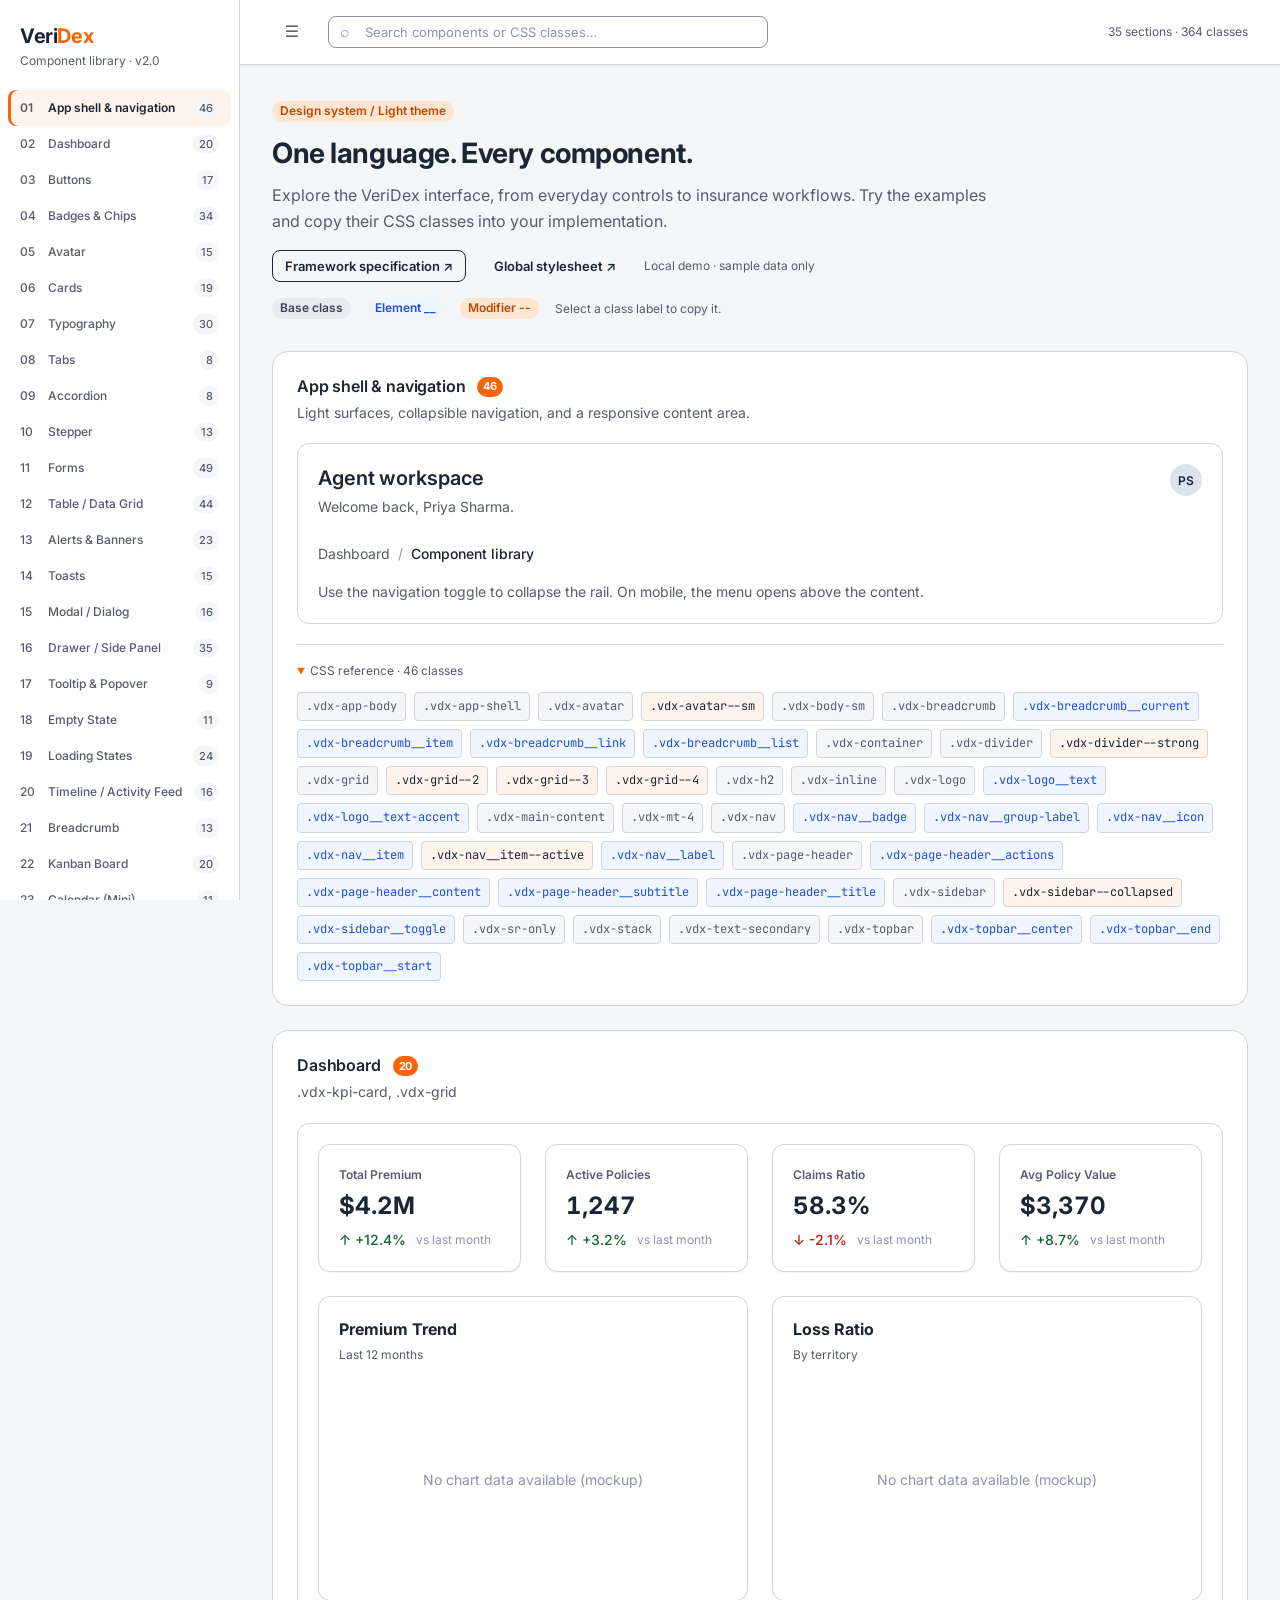
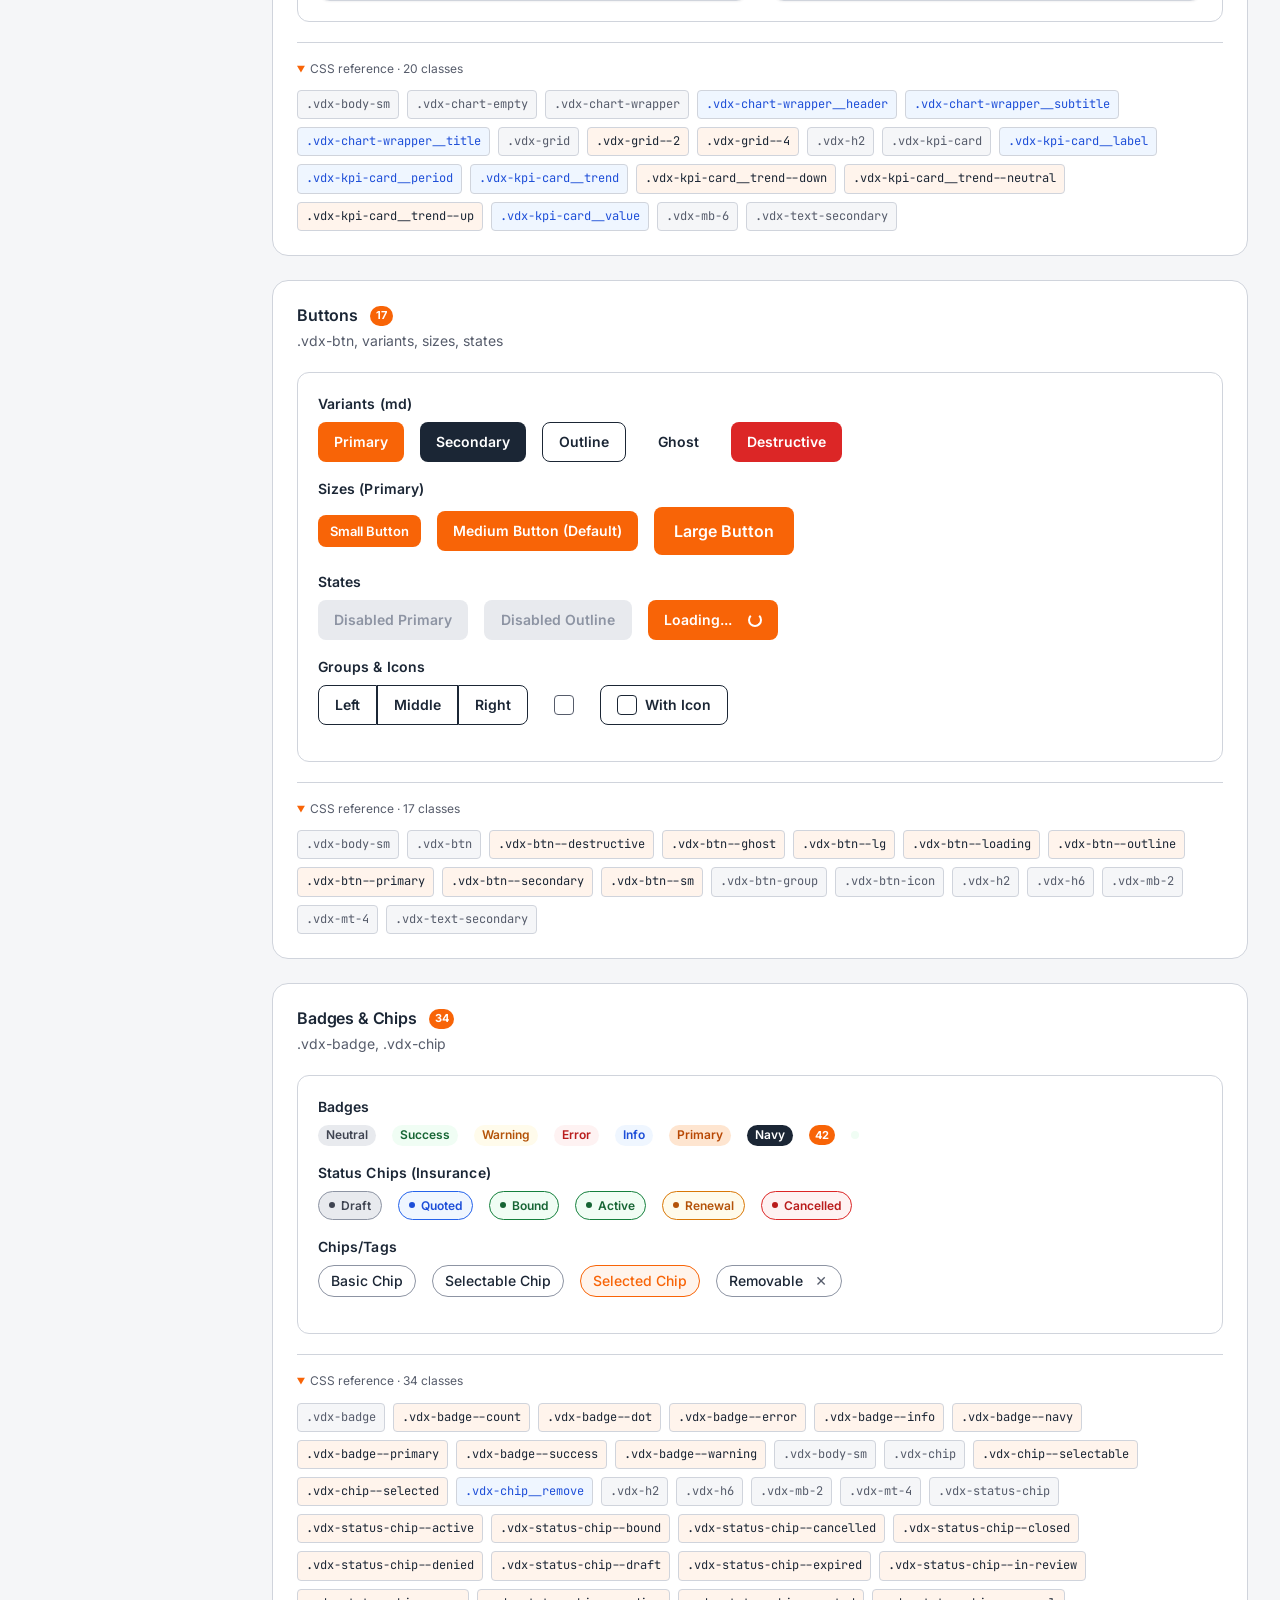
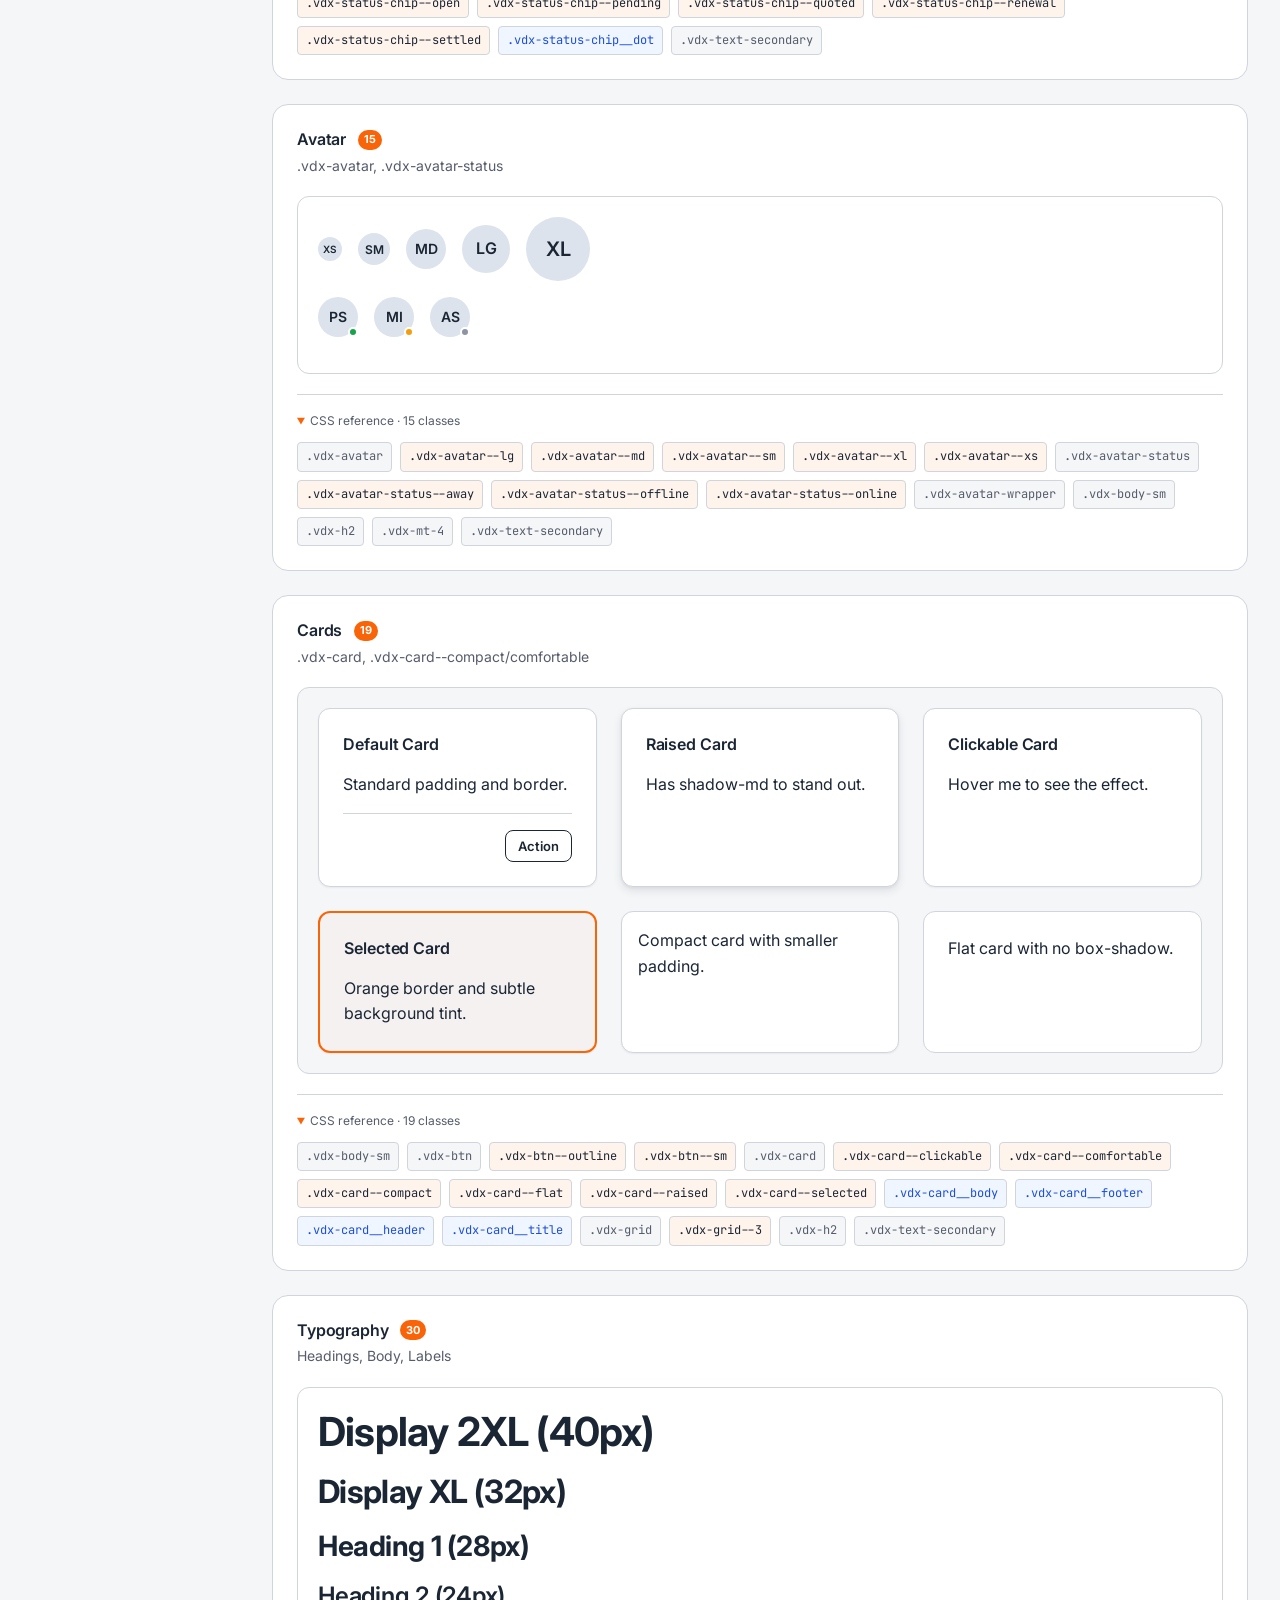
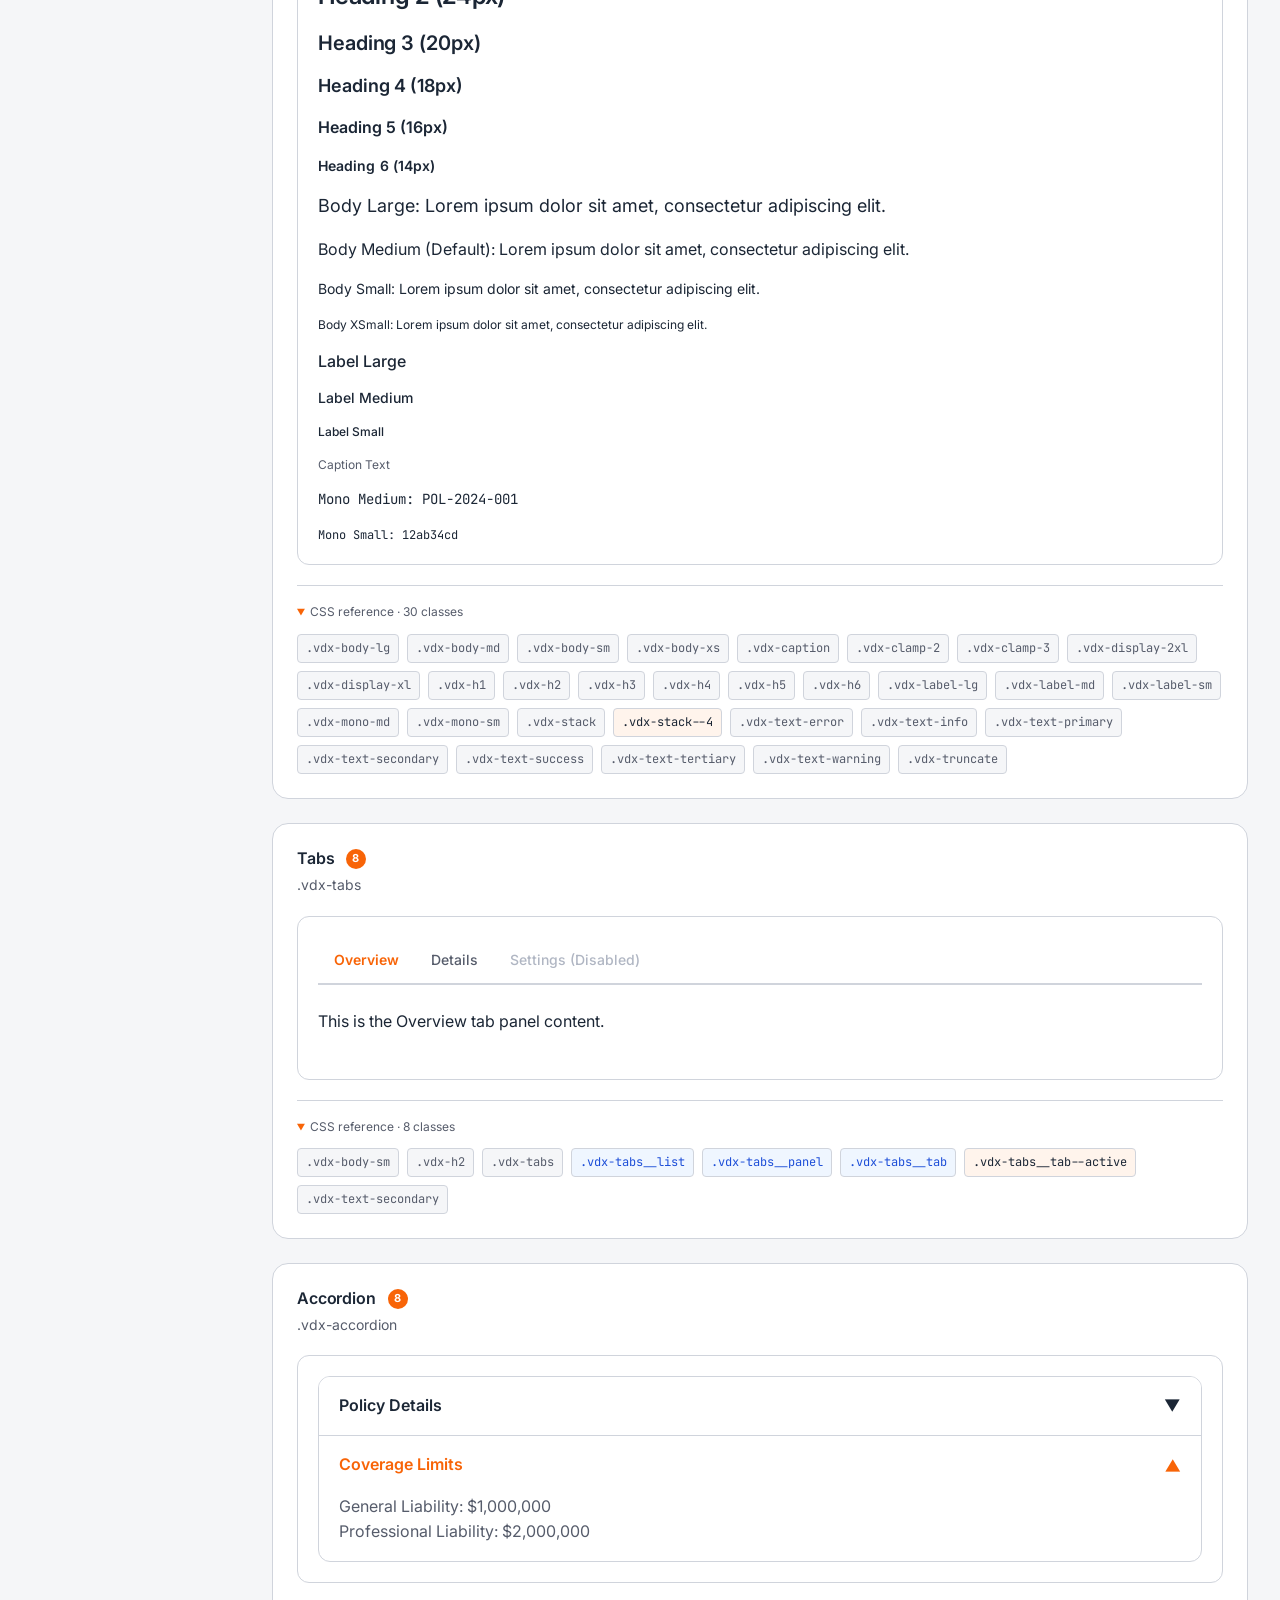
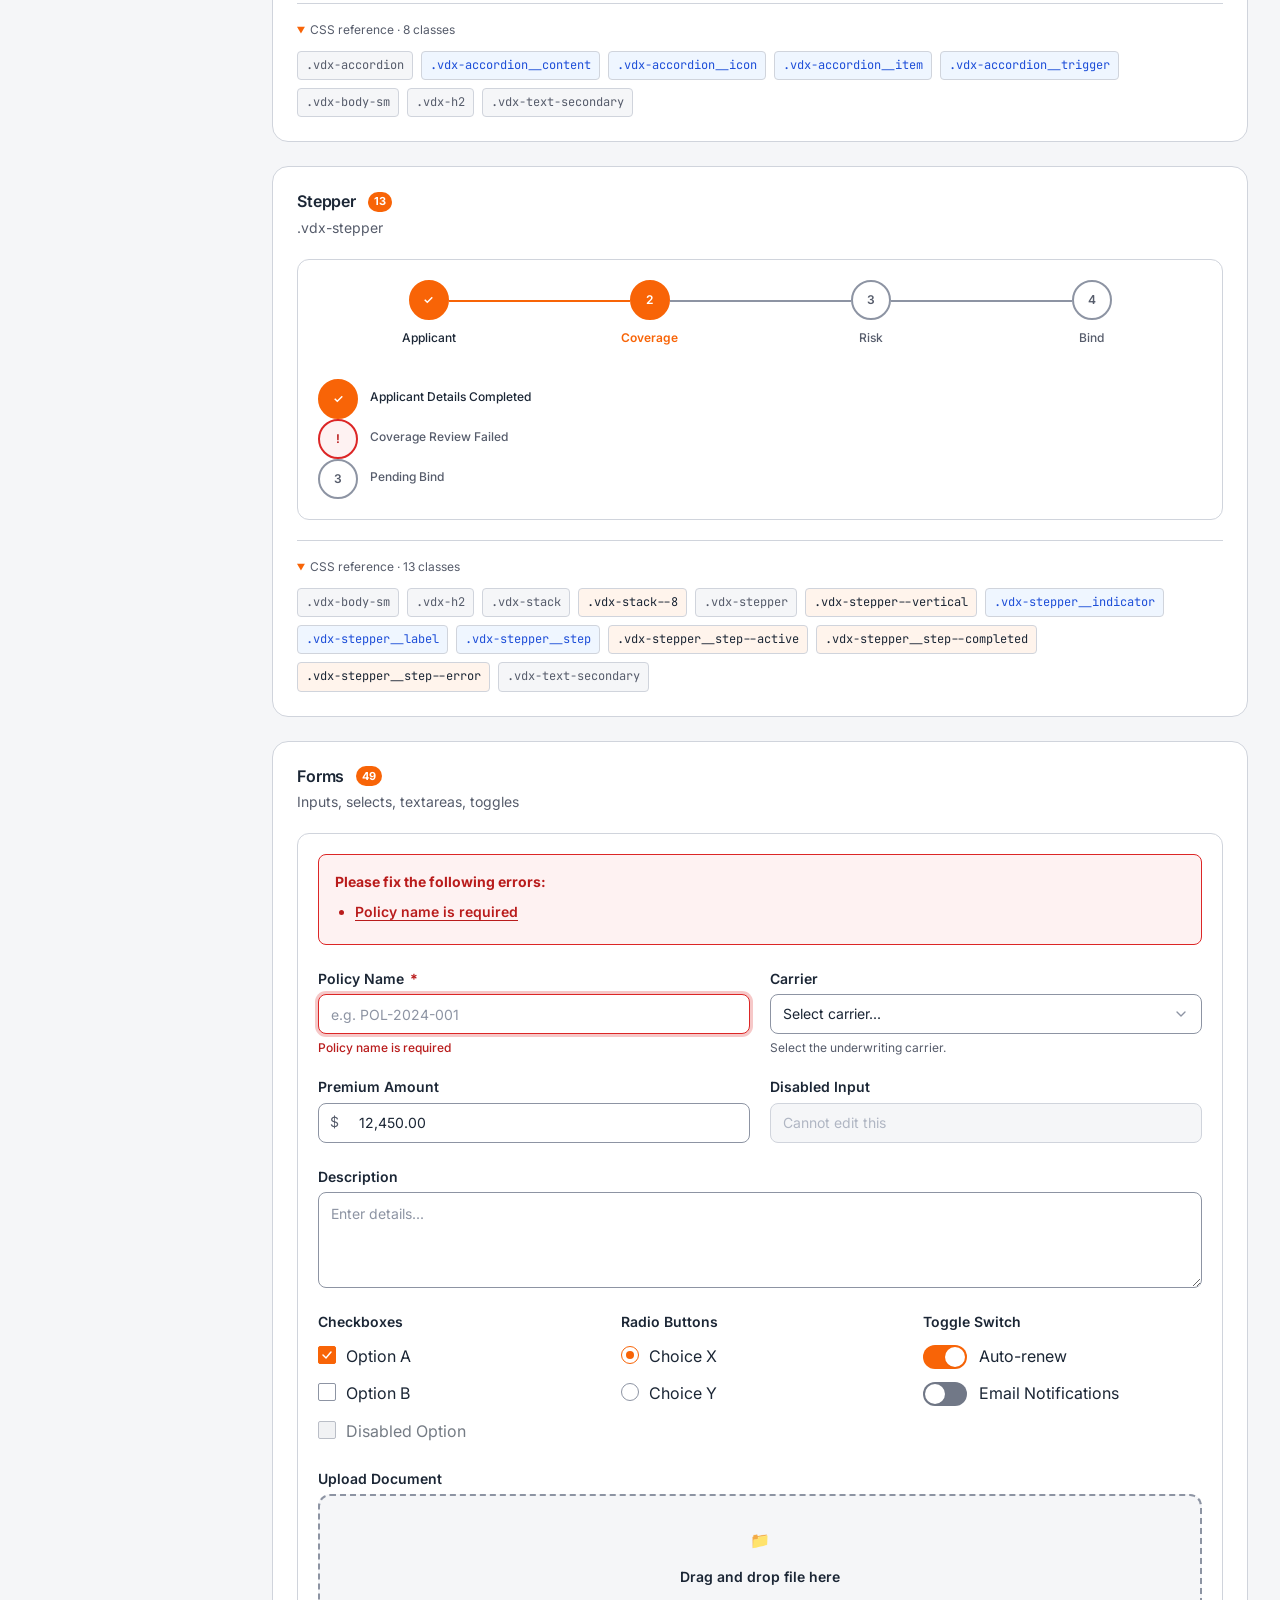
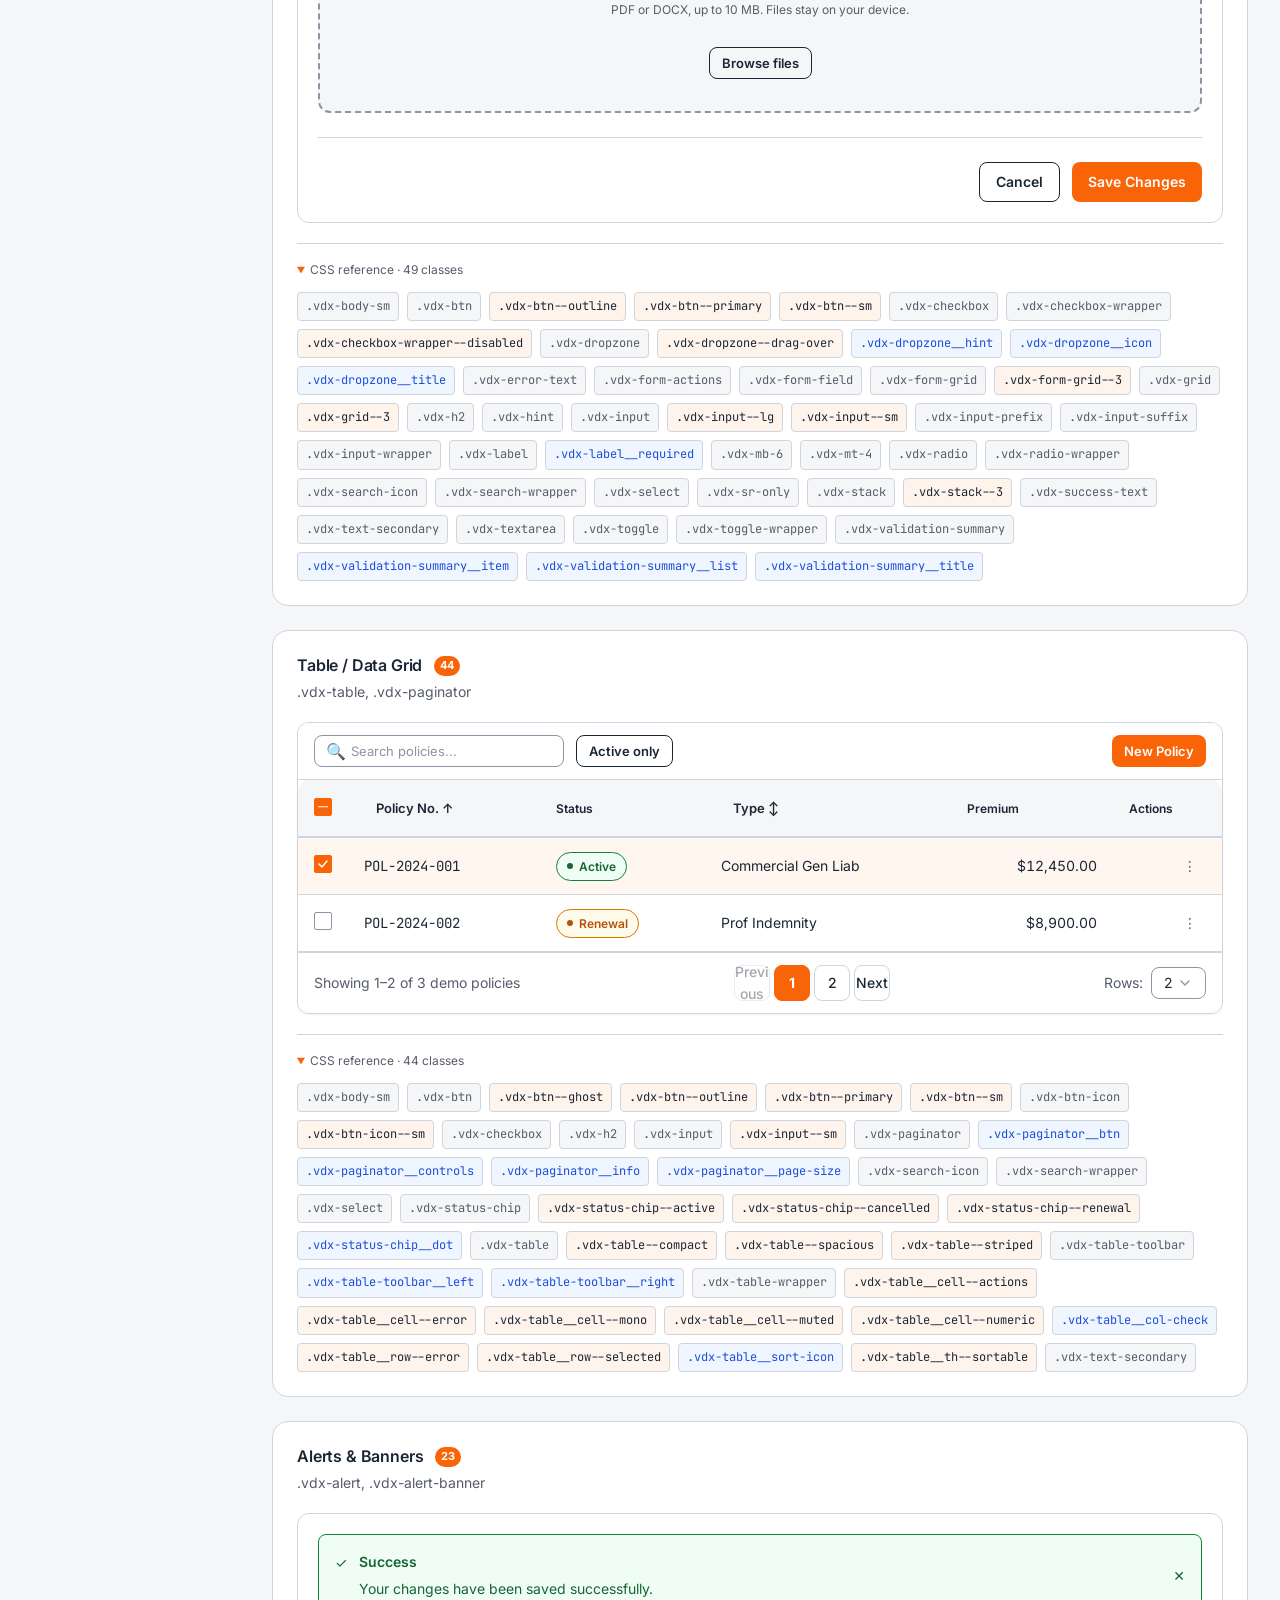
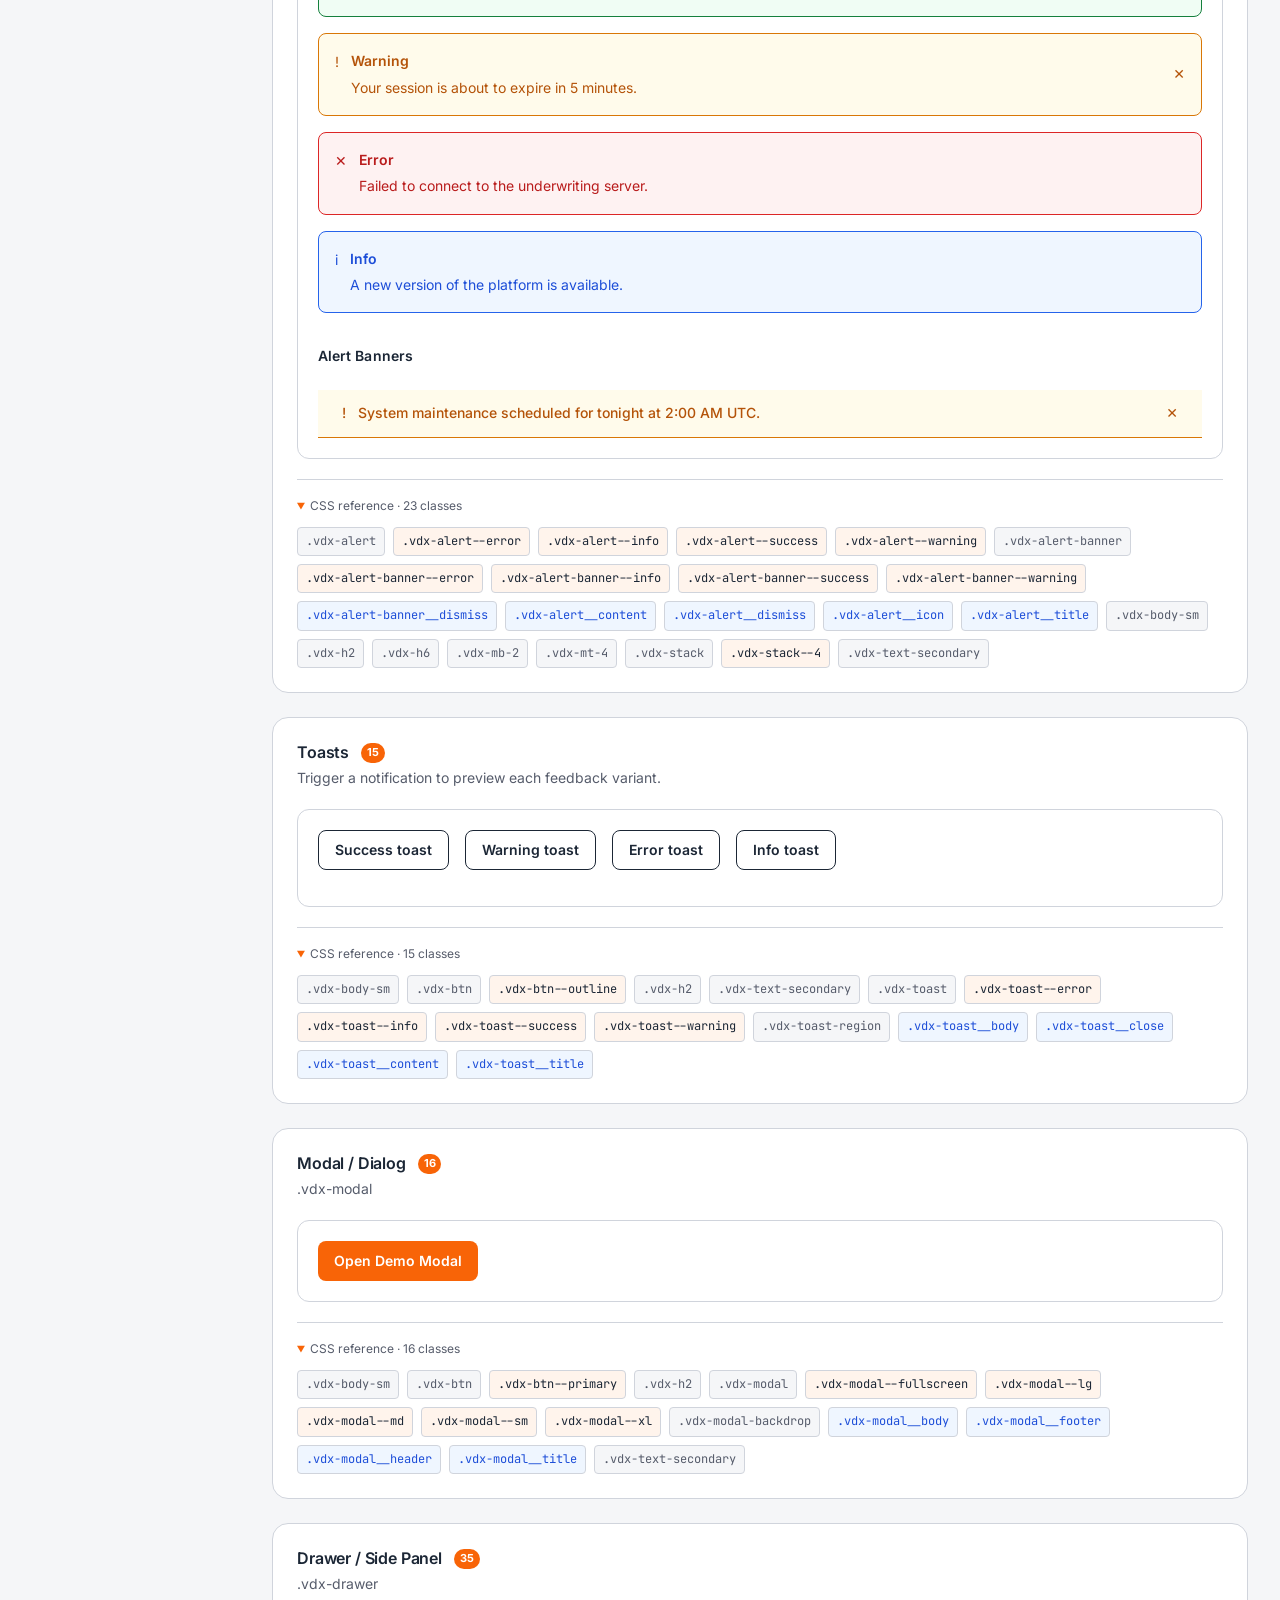
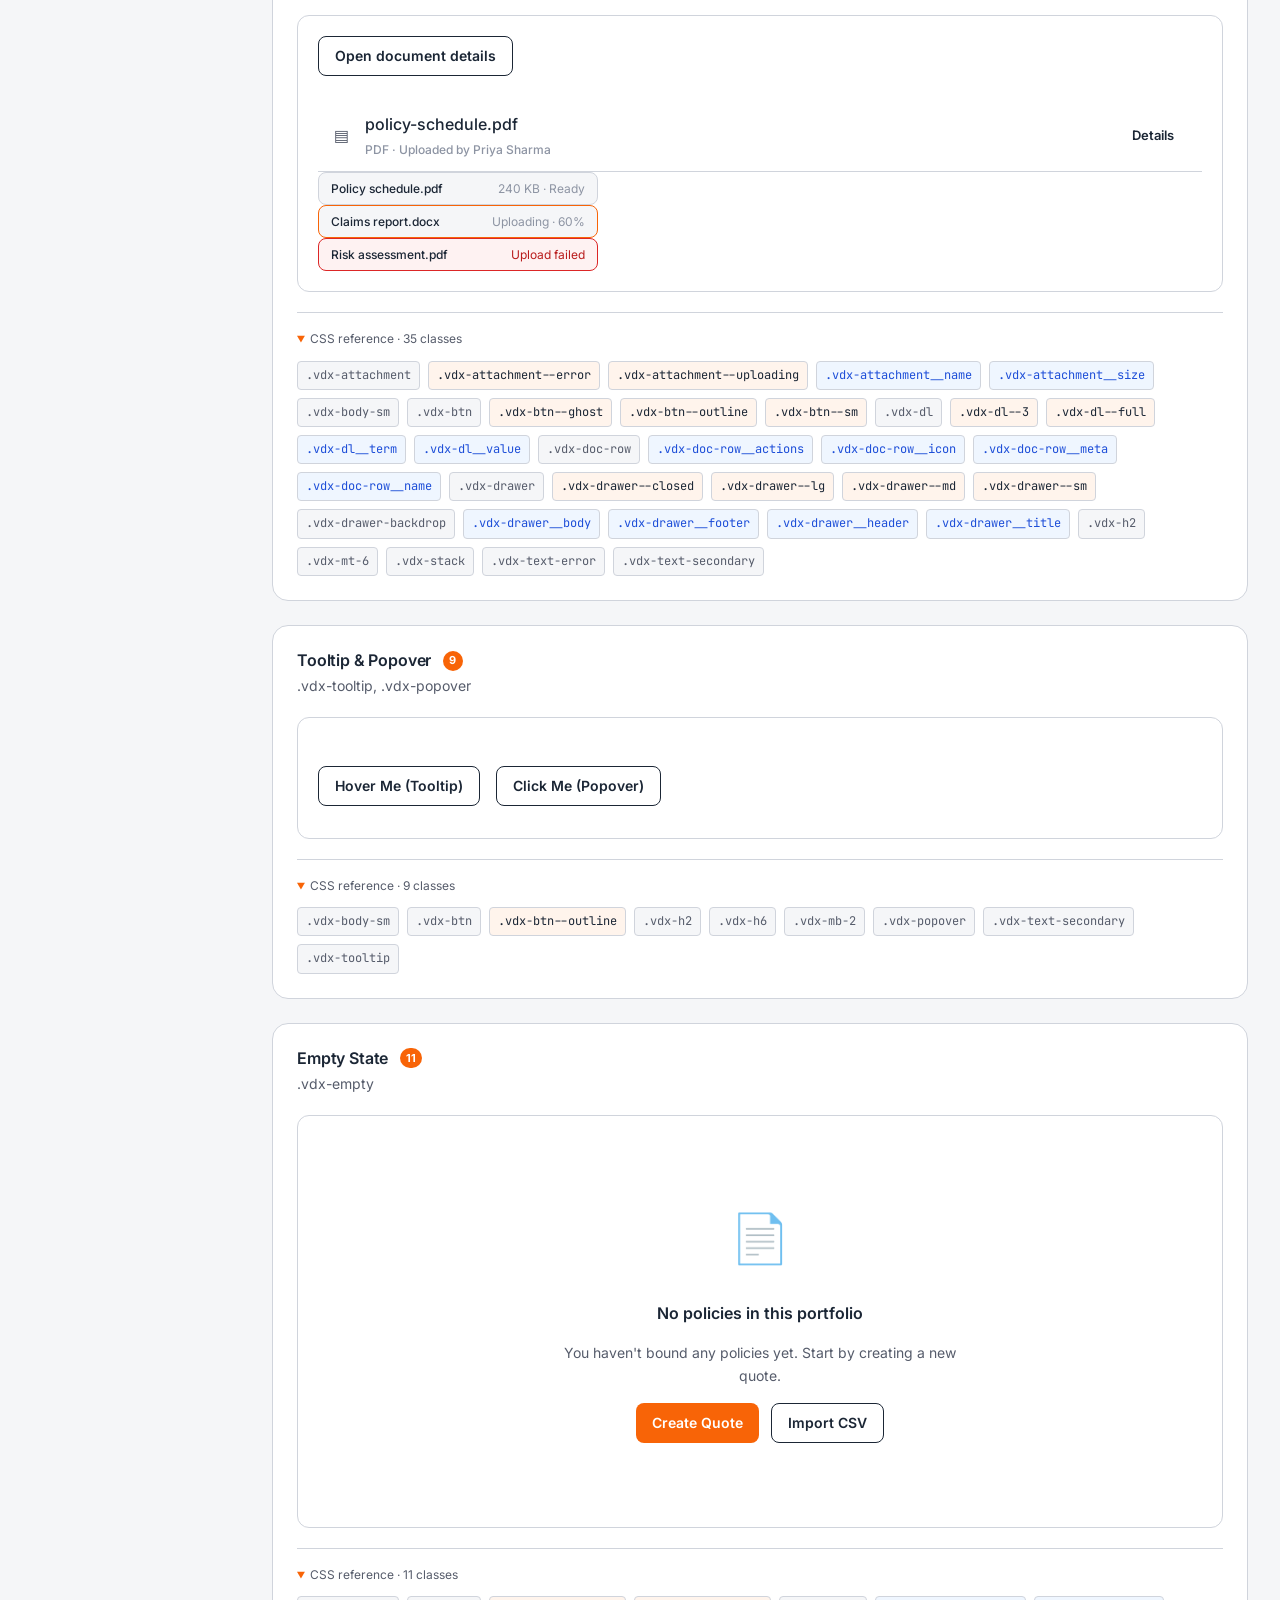
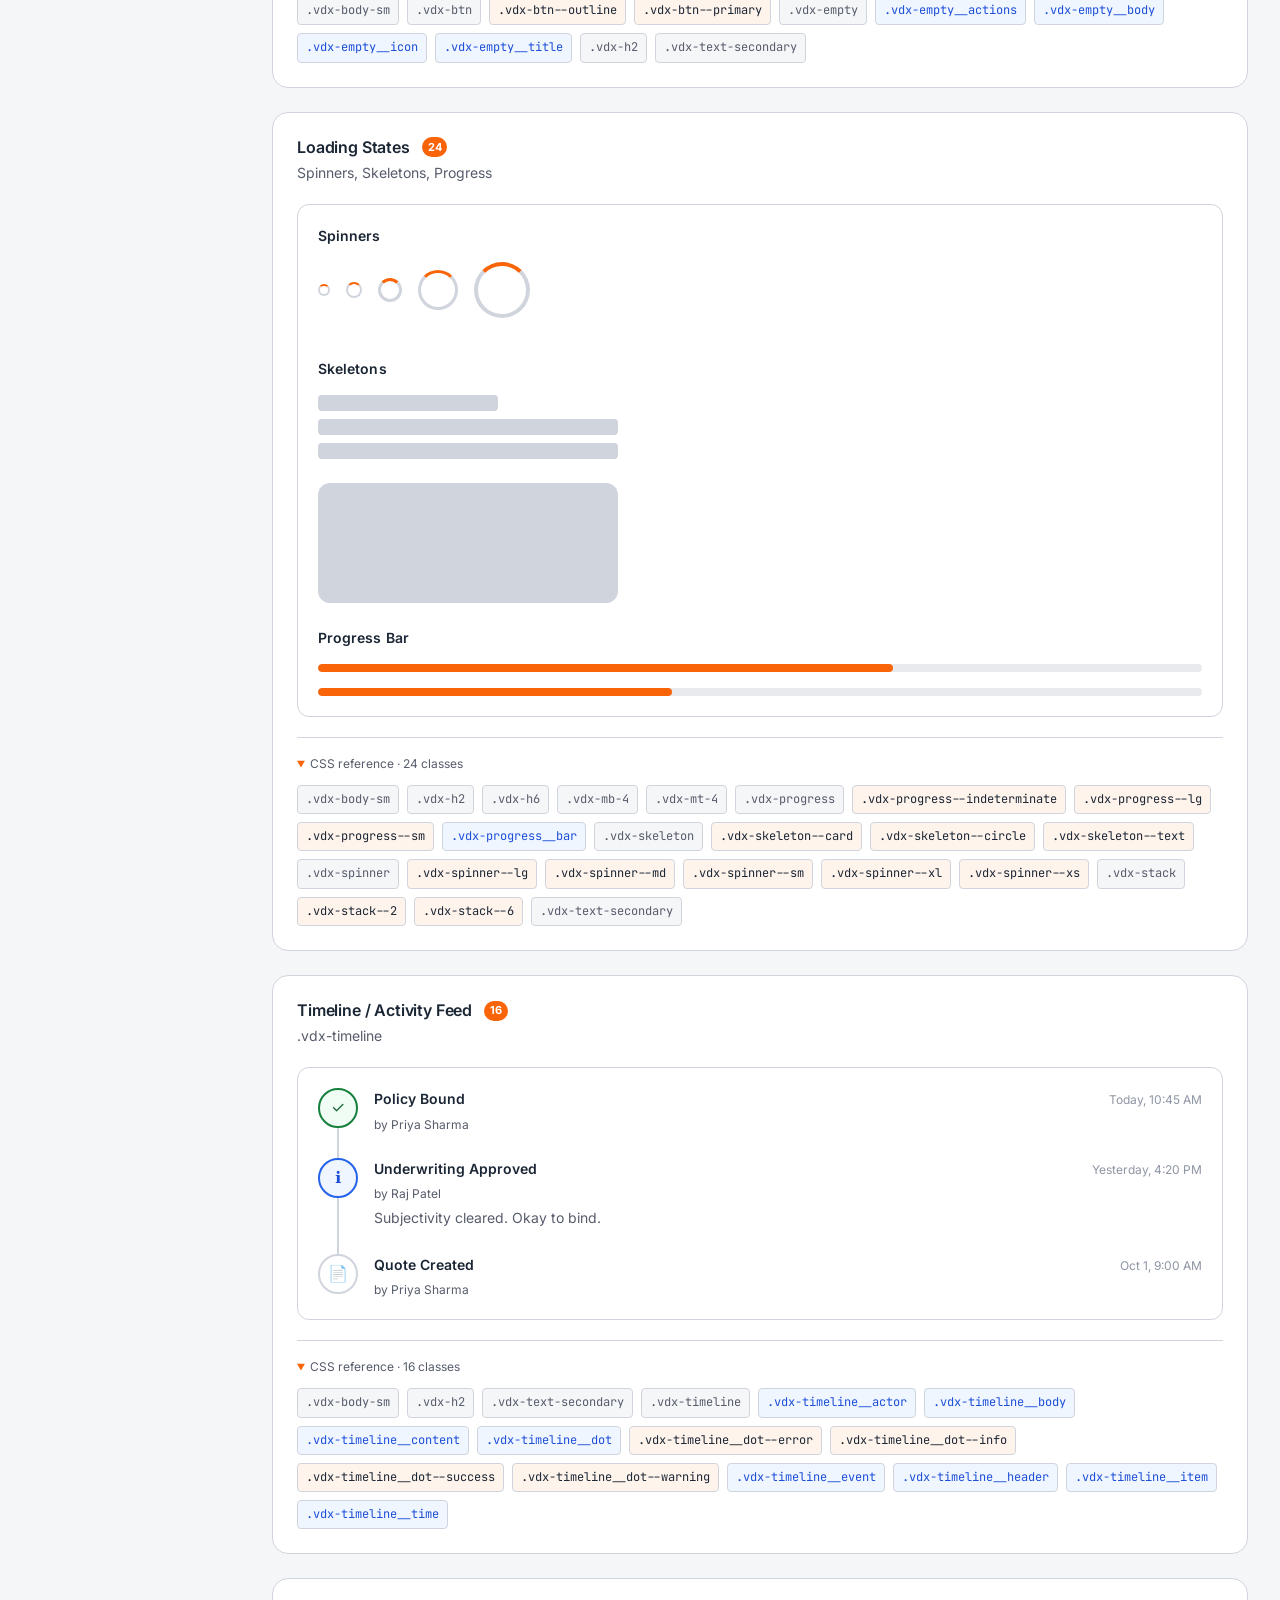
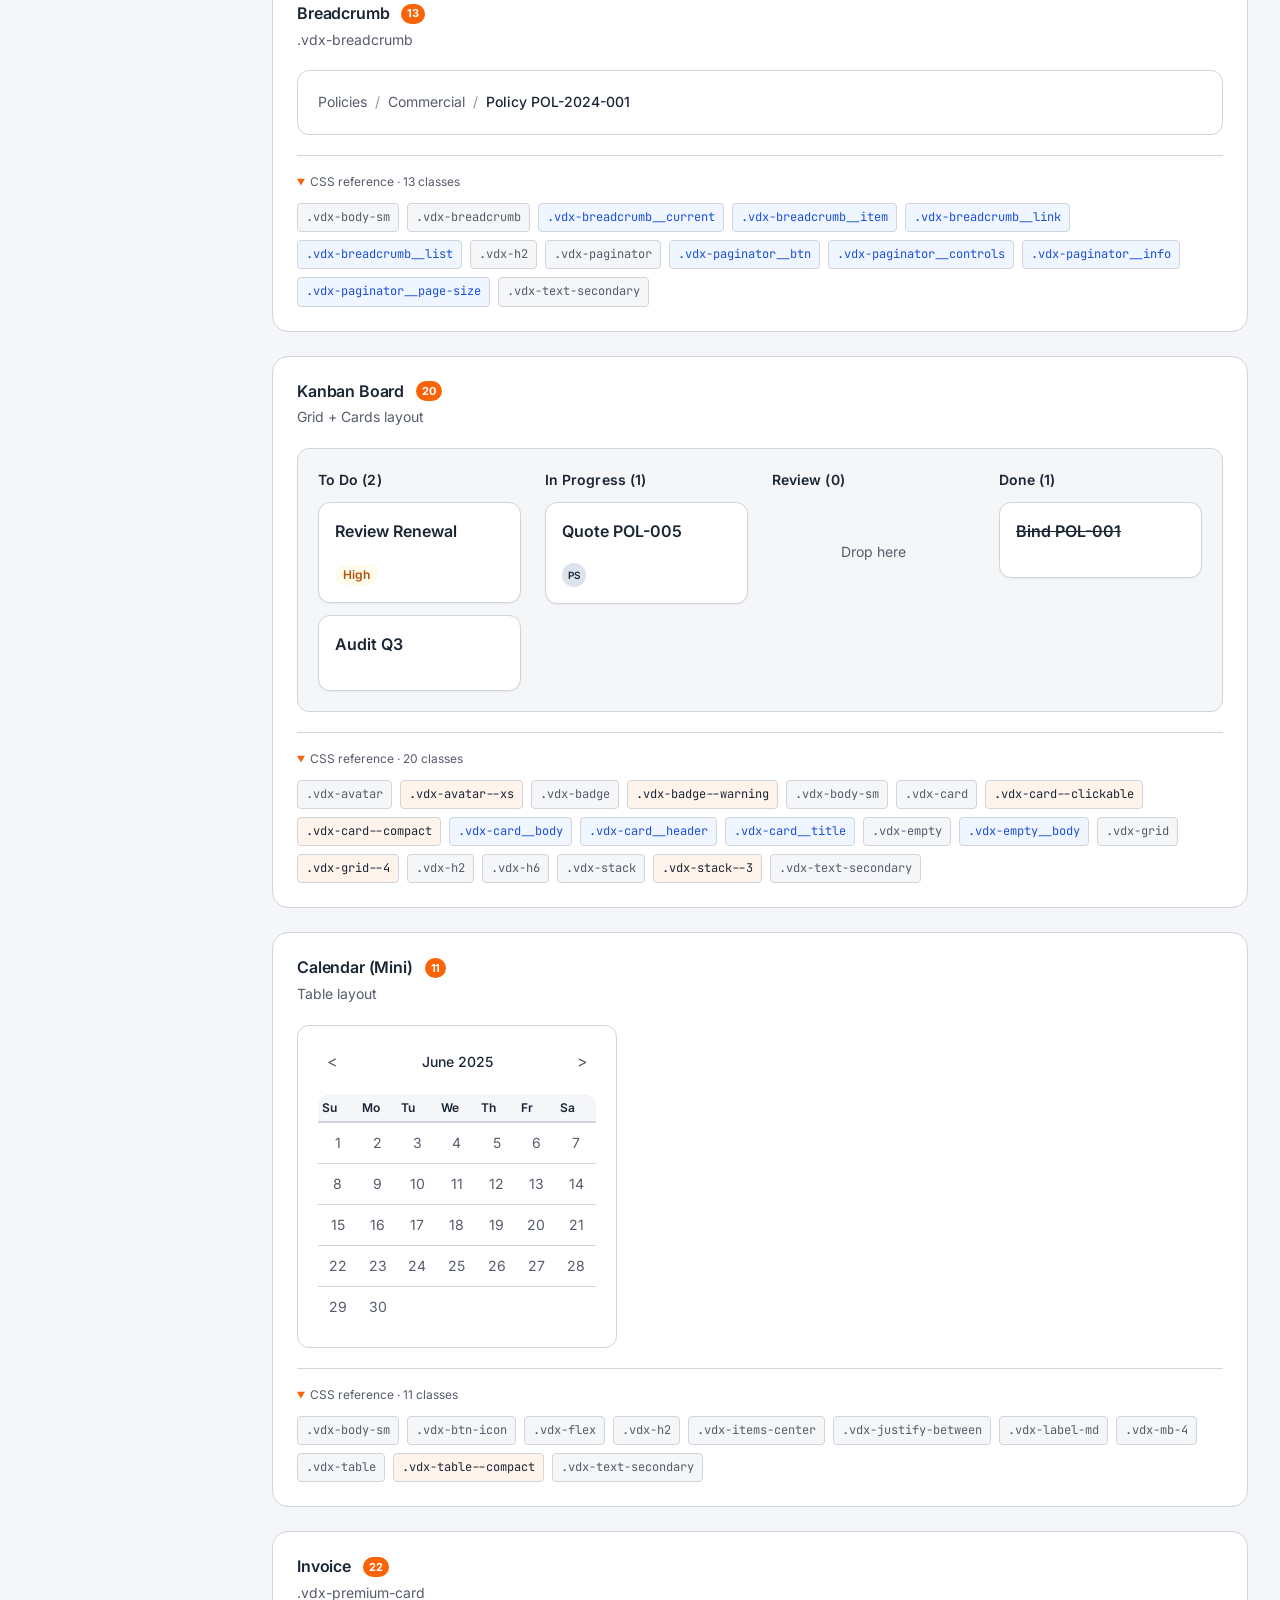
<file: index.html>
<!DOCTYPE html>
<html lang="en"><head><meta charset="UTF-8"><meta name="viewport" content="width=device-width, initial-scale=1"><meta name="color-scheme" content="light"><title>Component library — UI showcase · VeriDex</title><link rel="stylesheet" href="vdx-global.css"><style>
/* Showcase presentation only. Component styling remains in vdx-global.css. */
:root {
  color-scheme: light;
  --vdx-color-nav-bg: var(--vdx-color-bg-surface);
  --vdx-color-nav-text: var(--vdx-color-text-secondary);
  --vdx-color-nav-text-active: var(--vdx-color-text-primary);
  --vdx-color-nav-item-active-bg: var(--vdx-color-action-primary-subtle);
  --vdx-color-nav-item-hover-bg: var(--vdx-color-bg-subtle);
  --vdx-color-nav-border: var(--vdx-color-border-subtle);
  --vdx-color-nav-group-label: var(--vdx-color-text-secondary);
}
[hidden] { display: none !important; }
html { scroll-behavior: smooth; scroll-padding-top: var(--vdx-space-24, 96px); }
body { overflow-wrap: anywhere; }
#library-shell { display: grid; grid-template-columns: auto minmax(0, 1fr); align-items: start; }
#library-sidebar { top: 0; height: 100dvh; padding-top: var(--vdx-space-5); scrollbar-color: var(--vdx-color-border-subtle) transparent; }
#library-brand { padding: 0 var(--vdx-space-5) var(--vdx-space-5); }
#library-brand .vdx-logo { gap: var(--vdx-space-2); }
#library-nav { padding-top: 0; }
#library-nav .vdx-nav__item { gap: var(--vdx-space-2); min-height: 36px; font-size: var(--vdx-type-body-xs-size); }
#library-nav .vdx-nav__icon { color: var(--vdx-color-text-secondary); font-size: var(--vdx-type-body-xs-size); }
#library-nav .vdx-nav__badge { background: var(--vdx-color-bg-subtle); color: var(--vdx-color-text-secondary); font-weight: 500; }
#library-nav .vdx-nav__item--active { box-shadow: inset 3px 0 var(--vdx-color-action-primary); }
#library-main { min-width: 0; }
#library-topbar { position: sticky; top: 0; z-index: var(--vdx-z-sticky); height: auto; min-height: var(--vdx-topbar-height); padding: var(--vdx-space-3) var(--vdx-space-8); gap: var(--vdx-space-4); flex-wrap: wrap; }
#library-topbar .vdx-search-wrapper { flex: 1; min-width: 160px; max-width: 440px; }
#library-topbar .vdx-input { width: 100%; }
#library-topbar .vdx-search-icon { pointer-events: none; }
#library-content { padding: var(--vdx-space-8); max-width: 1560px; margin: auto; }
#library-intro { margin-bottom: var(--vdx-space-8); }
#library-intro h1 { margin: var(--vdx-space-3) 0; }
#library-intro p { max-width: 740px; }
#library-summary { margin-left: auto; white-space: nowrap; }
.showcase-section { background: var(--vdx-color-bg-surface); border: 1px solid var(--vdx-color-border-subtle); border-radius: var(--vdx-radius-xl); margin-bottom: var(--vdx-space-6); padding: var(--vdx-space-6); scroll-margin-top: var(--vdx-space-24, 96px); min-width: 0; }
.showcase-section-header { margin-bottom: var(--vdx-space-5); }
.showcase-section-header h2 { font-size: var(--vdx-type-h5-size); display: flex; align-items: center; gap: var(--vdx-space-3); }
.showcase-section-header p { margin-top: var(--vdx-space-1); }
.showcase-demo { min-width: 0; padding: var(--vdx-space-5); border: 1px solid var(--vdx-color-border-subtle); border-radius: var(--vdx-radius-lg); }
.demo-flex { display:flex; gap:var(--vdx-space-4); flex-wrap:wrap; align-items:center; margin-bottom:var(--vdx-space-4); }
.icon-placeholder { width:var(--vdx-icon-md); height:var(--vdx-icon-md); display:inline-block; border:1.5px solid currentColor; border-radius:var(--vdx-radius-sm); }
.icon-placeholder-lg { width:var(--vdx-icon-lg); height:var(--vdx-icon-lg); }
[data-class-list] { display:flex; flex-wrap:wrap; gap:var(--vdx-space-2); margin-top:var(--vdx-space-3); }
[data-class-list] button { font-family:var(--vdx-font-family-mono); font-size:var(--vdx-type-body-xs-size); padding:var(--vdx-space-1) var(--vdx-space-2); border:1px solid var(--vdx-color-border-subtle); border-radius:var(--vdx-radius-sm); background:var(--vdx-color-bg-subtle); color:var(--vdx-color-text-secondary); cursor:pointer; max-width:100%; text-align:left; }
[data-class-list] button[data-kind="element"] { background:var(--vdx-color-status-info-bg); color:var(--vdx-color-text-info); }
[data-class-list] button[data-kind="modifier"] { background:var(--vdx-color-action-primary-subtle); color:var(--vdx-color-text-primary); }
[data-class-list] button:hover { box-shadow:var(--vdx-shadow-sm); border-color:var(--vdx-color-border-focus); }
[data-reference] { margin-top:var(--vdx-space-5); padding-top:var(--vdx-space-4); border-top:1px solid var(--vdx-color-border-subtle); }
[data-reference] summary { cursor:pointer; color:var(--vdx-color-text-secondary); font-size:var(--vdx-type-body-xs-size); }
[data-reference] summary::marker { color:var(--vdx-color-action-primary); }
.vdx-grid > *, .vdx-form-grid > * { min-width:0; }
#library-content .vdx-table-wrapper { max-width:100%; overflow-x:auto; }
#library-content .vdx-table-toolbar, #library-content .vdx-paginator { flex-wrap:wrap; gap:var(--vdx-space-3); }
#library-content .vdx-table-toolbar__left { flex-wrap:wrap; }
#library-content .vdx-stepper { overflow-x:auto; }
#library-content .vdx-stepper--vertical { overflow:visible; }
#library-content .vdx-tooltip { pointer-events:auto; }
#sec-tooltip .showcase-demo { padding-top:var(--vdx-space-12); padding-bottom:var(--vdx-space-8); }
#library-status { max-width:min(440px, calc(100vw - 32px)); }
#library-sidebar.vdx-sidebar--collapsed #library-brand { display:none; }
#library-sidebar.vdx-sidebar--collapsed .vdx-nav__item { padding-inline:var(--vdx-space-2); }
#sec-calendar th, #sec-calendar td { padding:var(--vdx-space-1); }
#sec-calendar .vdx-btn-icon { width:28px; height:32px; min-width:0; }
#sec-calendar .showcase-demo { max-width:100%; }
@media (min-width:768px) and (max-width:1023px) {
 #library-sidebar:not(.vdx-sidebar--collapsed) { width:var(--vdx-sidebar-width-expanded); }
 #library-sidebar:not(.vdx-sidebar--collapsed) .vdx-nav__label { display:block; }
}
@media (max-width:767px) {
 #library-shell { grid-template-columns:minmax(0,1fr); }
 #library-sidebar { position:fixed; top:0; height:100dvh; }
 #library-sidebar.vdx-sidebar--open { left:0; width:280px; }
 #library-content { padding:var(--vdx-space-4); }
 #library-topbar { padding:var(--vdx-space-3) var(--vdx-space-4); gap:var(--vdx-space-2); }
 #library-summary { display:none; }
 .showcase-section { padding:var(--vdx-space-4); }
 .showcase-demo { padding:var(--vdx-space-3); }
 #library-content .vdx-grid, #library-content .vdx-form-grid { grid-template-columns:minmax(0,1fr); }
 #library-content .vdx-dl { grid-template-columns:minmax(0,1fr); }
 #library-content .vdx-display-2xl { font-size:var(--vdx-type-h1-size); }
 #sec-calendar .showcase-demo { max-width:100% !important; padding:0; }
 #sec-calendar th, #sec-calendar td { padding:var(--vdx-space-1); }
 #sec-calendar .vdx-btn-icon { width:28px; height:32px; min-width:0; }
}
@media (prefers-reduced-motion: reduce) { html { scroll-behavior:auto; } }
</style></head><body>
<a class="vdx-skip-link" href="#library-content">Skip to components</a>
<div class="vdx-app-shell" id="library-shell">
<aside class="vdx-sidebar" id="library-sidebar" aria-label="Component navigation">
<div id="library-brand"><a class="vdx-logo" href="#library-intro"><span class="vdx-logo__text">Veri<span class="vdx-logo__text-accent">Dex</span></span></a><p class="vdx-body-xs vdx-text-secondary">Component library · v2.0</p></div>
<nav class="vdx-nav" id="library-nav" aria-label="Showcase sections"></nav>
<button class="vdx-sidebar__toggle" id="sidebar-toggle" aria-label="Collapse navigation" aria-expanded="true" aria-controls="library-sidebar">⇤ <span class="vdx-nav__label">Collapse navigation</span></button>
</aside>
<button class="vdx-sidebar-overlay" id="nav-backdrop" aria-label="Close navigation" tabindex="-1"></button>
<main id="library-main">
<header class="vdx-topbar" id="library-topbar">
<button class="vdx-btn-icon" id="menu-toggle" aria-label="Toggle navigation" aria-controls="library-sidebar" aria-expanded="false">☰</button>
<div class="vdx-search-wrapper"><span class="vdx-search-icon" aria-hidden="true">⌕</span><input type="search" id="library-search" class="vdx-input vdx-input--sm" placeholder="Search components or CSS classes…" aria-label="Search components and CSS classes" autocomplete="off"></div>
<span class="vdx-body-xs vdx-text-secondary" id="library-summary" aria-live="polite"></span>
</header>
<div id="library-content" tabindex="-1">
<div id="library-intro"><span class="vdx-badge vdx-badge--primary">Design system / Light theme</span><h1 class="vdx-h1">One language. Every component.</h1><p class="vdx-body-md vdx-text-secondary">Explore the VeriDex interface, from everyday controls to insurance workflows. Try the examples and copy their CSS classes into your implementation.</p><div class="demo-flex vdx-mt-4"><a class="vdx-btn vdx-btn--outline vdx-btn--sm" href="ui-framework.md">Framework specification ↗</a><a class="vdx-btn vdx-btn--ghost vdx-btn--sm" href="vdx-global.css">Global stylesheet ↗</a><span class="vdx-body-xs vdx-text-secondary">Local demo · sample data only</span></div><div class="demo-flex vdx-body-xs"><span class="vdx-badge">Base class</span><span class="vdx-badge vdx-badge--info">Element __</span><span class="vdx-badge vdx-badge--primary">Modifier --</span><span class="vdx-text-secondary">Select a class label to copy it.</span></div></div>
<section id="sec-shell" class="showcase-section"><div class="showcase-section-header"><h2 class="vdx-h2">App shell &amp; navigation</h2><p class="vdx-body-sm vdx-text-secondary">Light surfaces, collapsible navigation, and a responsive content area.</p></div><div class="showcase-demo"><div class="vdx-page-header"><div class="vdx-page-header__content"><h3 class="vdx-page-header__title">Agent workspace</h3><p class="vdx-page-header__subtitle">Welcome back, Priya Sharma.</p></div><div class="vdx-page-header__actions"><span class="vdx-avatar vdx-avatar--sm" aria-label="Priya Sharma">PS</span></div></div><nav class="vdx-breadcrumb" aria-label="App shell example breadcrumb"><ol class="vdx-breadcrumb__list"><li class="vdx-breadcrumb__item"><a class="vdx-breadcrumb__link" href="#sec-dashboard">Dashboard</a></li><li class="vdx-breadcrumb__item"><span class="vdx-breadcrumb__current">Component library</span></li></ol></nav><p class="vdx-body-sm vdx-text-secondary vdx-mt-4">Use the navigation toggle to collapse the rail. On mobile, the menu opens above the content.</p></div></section>
<section id="sec-dashboard" class="showcase-section">
          <div class="showcase-section-header">
            <h2 class="vdx-h2">Dashboard</h2>
            <p class="vdx-body-sm vdx-text-secondary">.vdx-kpi-card, .vdx-grid</p>
          </div>
          <div class="showcase-demo">
            <div class="vdx-grid vdx-grid--4 vdx-mb-6">
              <div class="vdx-kpi-card">
                <div class="vdx-kpi-card__label">Total Premium</div>
                <div class="vdx-kpi-card__value">$4.2M</div>
                <div class="vdx-kpi-card__trend vdx-kpi-card__trend--up">↑ +12.4% <span class="vdx-kpi-card__period">vs last month</span></div>
              </div>
              <div class="vdx-kpi-card">
                <div class="vdx-kpi-card__label">Active Policies</div>
                <div class="vdx-kpi-card__value">1,247</div>
                <div class="vdx-kpi-card__trend vdx-kpi-card__trend--up">↑ +3.2% <span class="vdx-kpi-card__period">vs last month</span></div>
              </div>
              <div class="vdx-kpi-card">
                <div class="vdx-kpi-card__label">Claims Ratio</div>
                <div class="vdx-kpi-card__value">58.3%</div>
                <div class="vdx-kpi-card__trend vdx-kpi-card__trend--down">↓ -2.1% <span class="vdx-kpi-card__period">vs last month</span></div>
              </div>
              <div class="vdx-kpi-card">
                <div class="vdx-kpi-card__label">Avg Policy Value</div>
                <div class="vdx-kpi-card__value">$3,370</div>
                <div class="vdx-kpi-card__trend vdx-kpi-card__trend--up">↑ +8.7% <span class="vdx-kpi-card__period">vs last month</span></div>
              </div>
            </div>
            <div class="vdx-grid vdx-grid--2">
              <div class="vdx-chart-wrapper">
                <div class="vdx-chart-wrapper__header">
                  <div>
                    <div class="vdx-chart-wrapper__title">Premium Trend</div>
                    <div class="vdx-chart-wrapper__subtitle">Last 12 months</div>
                  </div>
                </div>
                <div class="vdx-chart-empty">No chart data available (mockup)</div>
              </div>
              <div class="vdx-chart-wrapper">
                <div class="vdx-chart-wrapper__header">
                  <div>
                    <div class="vdx-chart-wrapper__title">Loss Ratio</div>
                    <div class="vdx-chart-wrapper__subtitle">By territory</div>
                  </div>
                </div>
                <div class="vdx-chart-empty">No chart data available (mockup)</div>
              </div>
            </div>
          </div>
        </section>
<section id="sec-buttons" class="showcase-section">
          <div class="showcase-section-header">
            <h2 class="vdx-h2">Buttons</h2>
            <p class="vdx-body-sm vdx-text-secondary">.vdx-btn, variants, sizes, states</p>
          </div>
          <div class="showcase-demo">
            <div class="vdx-h6 vdx-mb-2">Variants (md)</div>
            <div class="demo-flex">
              <button class="vdx-btn vdx-btn--primary">Primary</button>
              <button class="vdx-btn vdx-btn--secondary">Secondary</button>
              <button class="vdx-btn vdx-btn--outline">Outline</button>
              <button class="vdx-btn vdx-btn--ghost">Ghost</button>
              <button class="vdx-btn vdx-btn--destructive">Destructive</button>
            </div>
            
            <div class="vdx-h6 vdx-mb-2 vdx-mt-4">Sizes (Primary)</div>
            <div class="demo-flex">
              <button class="vdx-btn vdx-btn--primary vdx-btn--sm">Small Button</button>
              <button class="vdx-btn vdx-btn--primary">Medium Button (Default)</button>
              <button class="vdx-btn vdx-btn--primary vdx-btn--lg">Large Button</button>
            </div>

            <div class="vdx-h6 vdx-mb-2 vdx-mt-4">States</div>
            <div class="demo-flex">
              <button class="vdx-btn vdx-btn--primary" disabled>Disabled Primary</button>
              <button class="vdx-btn vdx-btn--outline" disabled>Disabled Outline</button>
              <button class="vdx-btn vdx-btn--primary vdx-btn--loading" aria-busy="true">Loading...</button>
            </div>
            
            <div class="vdx-h6 vdx-mb-2 vdx-mt-4">Groups & Icons</div>
            <div class="demo-flex">
              <div class="vdx-btn-group">
                <button class="vdx-btn vdx-btn--outline">Left</button>
                <button class="vdx-btn vdx-btn--outline">Middle</button>
                <button class="vdx-btn vdx-btn--outline">Right</button>
              </div>
              <button class="vdx-btn-icon" aria-label="Settings"><span class="icon-placeholder"></span></button>
              <button class="vdx-btn vdx-btn--outline"><span class="icon-placeholder"></span> With Icon</button>
            </div>
          </div>
        </section>
<section id="sec-badges" class="showcase-section">
          <div class="showcase-section-header">
            <h2 class="vdx-h2">Badges & Chips</h2>
            <p class="vdx-body-sm vdx-text-secondary">.vdx-badge, .vdx-chip</p>
          </div>
          <div class="showcase-demo">
            <div class="vdx-h6 vdx-mb-2">Badges</div>
            <div class="demo-flex">
              <span class="vdx-badge">Neutral</span>
              <span class="vdx-badge vdx-badge--success">Success</span>
              <span class="vdx-badge vdx-badge--warning">Warning</span>
              <span class="vdx-badge vdx-badge--error">Error</span>
              <span class="vdx-badge vdx-badge--info">Info</span>
              <span class="vdx-badge vdx-badge--primary">Primary</span>
              <span class="vdx-badge vdx-badge--navy">Navy</span>
              <span class="vdx-badge vdx-badge--count">42</span>
              <span class="vdx-badge vdx-badge--dot vdx-badge--success"></span>
            </div>
            
            <div class="vdx-h6 vdx-mb-2 vdx-mt-4">Status Chips (Insurance)</div>
            <div class="demo-flex">
              <span class="vdx-status-chip vdx-status-chip--draft"><span class="vdx-status-chip__dot"></span>Draft</span>
              <span class="vdx-status-chip vdx-status-chip--quoted"><span class="vdx-status-chip__dot"></span>Quoted</span>
              <span class="vdx-status-chip vdx-status-chip--bound"><span class="vdx-status-chip__dot"></span>Bound</span>
              <span class="vdx-status-chip vdx-status-chip--active"><span class="vdx-status-chip__dot"></span>Active</span>
              <span class="vdx-status-chip vdx-status-chip--renewal"><span class="vdx-status-chip__dot"></span>Renewal</span>
              <span class="vdx-status-chip vdx-status-chip--cancelled"><span class="vdx-status-chip__dot"></span>Cancelled</span>
            </div>
            
            <div class="vdx-h6 vdx-mb-2 vdx-mt-4">Chips/Tags</div>
            <div class="demo-flex">
              <div class="vdx-chip">Basic Chip</div>
              <div class="vdx-chip vdx-chip--selectable">Selectable Chip</div>
              <div class="vdx-chip vdx-chip--selected">Selected Chip</div>
              <div class="vdx-chip">Removable <button class="vdx-chip__remove">✕</button></div>
            </div>
          </div>
        </section>
<section id="sec-avatar" class="showcase-section">
          <div class="showcase-section-header">
            <h2 class="vdx-h2">Avatar</h2>
            <p class="vdx-body-sm vdx-text-secondary">.vdx-avatar, .vdx-avatar-status</p>
          </div>
          <div class="showcase-demo">
            <div class="demo-flex">
              <div class="vdx-avatar vdx-avatar--xs">XS</div>
              <div class="vdx-avatar vdx-avatar--sm">SM</div>
              <div class="vdx-avatar vdx-avatar--md">MD</div>
              <div class="vdx-avatar vdx-avatar--lg">LG</div>
              <div class="vdx-avatar vdx-avatar--xl">XL</div>
            </div>
            <div class="demo-flex vdx-mt-4">
              <div class="vdx-avatar-wrapper">
                <div class="vdx-avatar vdx-avatar--md">PS</div>
                <div class="vdx-avatar-status vdx-avatar-status--online"></div>
              </div>
              <div class="vdx-avatar-wrapper">
                <div class="vdx-avatar vdx-avatar--md">MI</div>
                <div class="vdx-avatar-status vdx-avatar-status--away"></div>
              </div>
              <div class="vdx-avatar-wrapper">
                <div class="vdx-avatar vdx-avatar--md">AS</div>
                <div class="vdx-avatar-status vdx-avatar-status--offline"></div>
              </div>
            </div>
          </div>
        </section>
<section id="sec-cards" class="showcase-section">
          <div class="showcase-section-header">
            <h2 class="vdx-h2">Cards</h2>
            <p class="vdx-body-sm vdx-text-secondary">.vdx-card, .vdx-card--compact/comfortable</p>
          </div>
          <div class="showcase-demo" style="background: var(--vdx-color-bg-canvas);">
            <div class="vdx-grid vdx-grid--3">
              <div class="vdx-card">
                <div class="vdx-card__header">
                  <h3 class="vdx-card__title">Default Card</h3>
                </div>
                <div class="vdx-card__body">Standard padding and border.</div>
                <div class="vdx-card__footer"><button class="vdx-btn vdx-btn--outline vdx-btn--sm">Action</button></div>
              </div>
              <div class="vdx-card vdx-card--raised">
                <div class="vdx-card__header">
                  <h3 class="vdx-card__title">Raised Card</h3>
                </div>
                <div class="vdx-card__body">Has shadow-md to stand out.</div>
              </div>
              <a href="#" class="vdx-card vdx-card--clickable">
                <div class="vdx-card__header">
                  <h3 class="vdx-card__title">Clickable Card</h3>
                </div>
                <div class="vdx-card__body">Hover me to see the effect.</div>
              </a>
              <div class="vdx-card vdx-card--selected">
                <div class="vdx-card__header">
                  <h3 class="vdx-card__title">Selected Card</h3>
                </div>
                <div class="vdx-card__body">Orange border and subtle background tint.</div>
              </div>
              <div class="vdx-card vdx-card--compact">
                <div class="vdx-card__body">Compact card with smaller padding.</div>
              </div>
              <div class="vdx-card vdx-card--flat">
                <div class="vdx-card__body">Flat card with no box-shadow.</div>
              </div>
            </div>
          </div>
        </section>
<section id="sec-typography" class="showcase-section">
          <div class="showcase-section-header">
            <h2 class="vdx-h2">Typography</h2>
            <p class="vdx-body-sm vdx-text-secondary">Headings, Body, Labels</p>
          </div>
          <div class="showcase-demo vdx-stack vdx-stack--4">
            <div class="vdx-display-2xl">Display 2XL (40px)</div>
            <div class="vdx-display-xl">Display XL (32px)</div>
            <h1 class="vdx-h1">Heading 1 (28px)</h1>
            <h2 class="vdx-h2">Heading 2 (24px)</h2>
            <h3 class="vdx-h3">Heading 3 (20px)</h3>
            <h4 class="vdx-h4">Heading 4 (18px)</h4>
            <h5 class="vdx-h5">Heading 5 (16px)</h5>
            <h6 class="vdx-h6">Heading 6 (14px)</h6>
            <p class="vdx-body-lg">Body Large: Lorem ipsum dolor sit amet, consectetur adipiscing elit.</p>
            <p class="vdx-body-md">Body Medium (Default): Lorem ipsum dolor sit amet, consectetur adipiscing elit.</p>
            <p class="vdx-body-sm">Body Small: Lorem ipsum dolor sit amet, consectetur adipiscing elit.</p>
            <p class="vdx-body-xs">Body XSmall: Lorem ipsum dolor sit amet, consectetur adipiscing elit.</p>
            <div class="vdx-label-lg">Label Large</div>
            <div class="vdx-label-md">Label Medium</div>
            <div class="vdx-label-sm">Label Small</div>
            <div class="vdx-caption">Caption Text</div>
            <div class="vdx-mono-md">Mono Medium: POL-2024-001</div>
            <div class="vdx-mono-sm">Mono Small: 12ab34cd</div>
          </div>
        </section>
<section id="sec-tabs" class="showcase-section">
          <div class="showcase-section-header">
            <h2 class="vdx-h2">Tabs</h2>
            <p class="vdx-body-sm vdx-text-secondary">.vdx-tabs</p>
          </div>
          <div class="showcase-demo">
            <div class="vdx-tabs">
              <div class="vdx-tabs__list" role="tablist">
                <button class="vdx-tabs__tab vdx-tabs__tab--active" role="tab" aria-selected="true" aria-controls="tab-1">Overview</button>
                <button class="vdx-tabs__tab" role="tab" aria-selected="false" aria-controls="tab-2">Details</button>
                <button class="vdx-tabs__tab" role="tab" aria-selected="false" aria-controls="tab-3" disabled>Settings (Disabled)</button>
              </div>
              <div id="tab-1" class="vdx-tabs__panel" role="tabpanel">
                <p>This is the Overview tab panel content.</p>
              </div>
              <div id="tab-2" class="vdx-tabs__panel" role="tabpanel" hidden>
                <p>This is the Details tab panel content. It was hidden initially.</p>
              </div>
              <div id="tab-3" class="vdx-tabs__panel" role="tabpanel" hidden>
                <p>Settings content.</p>
              </div>
            </div>
          </div>
        </section>
<section id="sec-accordion" class="showcase-section">
          <div class="showcase-section-header">
            <h2 class="vdx-h2">Accordion</h2>
            <p class="vdx-body-sm vdx-text-secondary">.vdx-accordion</p>
          </div>
          <div class="showcase-demo">
            <div class="vdx-accordion">
              <div class="vdx-accordion__item">
                <button class="vdx-accordion__trigger" aria-expanded="false">
                  Policy Details <span class="vdx-accordion__icon">▼</span>
                </button>
                <div class="vdx-accordion__content" style="display: none;">
                  <p>Detailed information about the policy goes here.</p>
                </div>
              </div>
              <div class="vdx-accordion__item">
                <button class="vdx-accordion__trigger" aria-expanded="true">
                  Coverage Limits <span class="vdx-accordion__icon">▼</span>
                </button>
                <div class="vdx-accordion__content" style="display: block;">
                  <p>General Liability: $1,000,000</p>
                  <p>Professional Liability: $2,000,000</p>
                </div>
              </div>
            </div>
          </div>
        </section>
<section id="sec-stepper" class="showcase-section">
          <div class="showcase-section-header">
            <h2 class="vdx-h2">Stepper</h2>
            <p class="vdx-body-sm vdx-text-secondary">.vdx-stepper</p>
          </div>
          <div class="showcase-demo vdx-stack vdx-stack--8">
            <div class="vdx-stepper">
              <div class="vdx-stepper__step vdx-stepper__step--completed">
                <div class="vdx-stepper__indicator">✓</div>
                <div class="vdx-stepper__label">Applicant</div>
              </div>
              <div class="vdx-stepper__step vdx-stepper__step--active">
                <div class="vdx-stepper__indicator">2</div>
                <div class="vdx-stepper__label">Coverage</div>
              </div>
              <div class="vdx-stepper__step">
                <div class="vdx-stepper__indicator">3</div>
                <div class="vdx-stepper__label">Risk</div>
              </div>
              <div class="vdx-stepper__step">
                <div class="vdx-stepper__indicator">4</div>
                <div class="vdx-stepper__label">Bind</div>
              </div>
            </div>
            
            <div class="vdx-stepper vdx-stepper--vertical" style="max-width: 300px;">
              <div class="vdx-stepper__step vdx-stepper__step--completed">
                <div class="vdx-stepper__indicator">✓</div>
                <div class="vdx-stepper__label">Applicant Details Completed</div>
              </div>
              <div class="vdx-stepper__step vdx-stepper__step--error">
                <div class="vdx-stepper__indicator">!</div>
                <div class="vdx-stepper__label">Coverage Review Failed</div>
              </div>
              <div class="vdx-stepper__step">
                <div class="vdx-stepper__indicator">3</div>
                <div class="vdx-stepper__label">Pending Bind</div>
              </div>
            </div>
          </div>
        </section>
<section id="sec-forms" class="showcase-section">
          <div class="showcase-section-header">
            <h2 class="vdx-h2">Forms</h2>
            <p class="vdx-body-sm vdx-text-secondary">Inputs, selects, textareas, toggles</p>
          </div>
          <div class="showcase-demo">
            <div class="vdx-validation-summary" role="alert">
              <div class="vdx-validation-summary__title">Please fix the following errors:</div>
              <ul class="vdx-validation-summary__list">
                <li class="vdx-validation-summary__item"><a href="#policyName">Policy name is required</a></li>
              </ul>
            </div>

            <div class="vdx-form-grid vdx-mb-6">
              <div class="vdx-form-field">
                <label class="vdx-label">Policy Name <span class="vdx-label__required">*</span></label>
                <input type="text" class="vdx-input" placeholder="e.g. POL-2024-001" id="policyName" aria-invalid="true">
                <span class="vdx-error-text">Policy name is required</span>
              </div>
              <div class="vdx-form-field">
                <label class="vdx-label">Carrier</label>
                <select class="vdx-select">
                  <option>Select carrier...</option>
                  <option>Carrier A</option>
                  <option>Carrier B</option>
                </select>
                <span class="vdx-hint">Select the underwriting carrier.</span>
              </div>
              <div class="vdx-form-field">
                <label class="vdx-label">Premium Amount</label>
                <div class="vdx-input-wrapper">
                  <span class="vdx-input-prefix">$</span>
                  <input type="text" class="vdx-input" value="12,450.00">
                </div>
              </div>
              <div class="vdx-form-field">
                <label class="vdx-label">Disabled Input</label>
                <input type="text" class="vdx-input" disabled value="Cannot edit this">
              </div>
            </div>
            
            <div class="vdx-form-field vdx-mb-6">
              <label class="vdx-label">Description</label>
              <textarea class="vdx-textarea" placeholder="Enter details..."></textarea>
            </div>

            <div class="vdx-grid vdx-grid--3 vdx-mb-6">
              <div class="vdx-stack vdx-stack--3">
                <div class="vdx-label">Checkboxes</div>
                <label class="vdx-checkbox-wrapper">
                  <input type="checkbox" class="vdx-checkbox" checked> Option A
                </label>
                <label class="vdx-checkbox-wrapper">
                  <input type="checkbox" class="vdx-checkbox"> Option B
                </label>
                <label class="vdx-checkbox-wrapper vdx-checkbox-wrapper--disabled">
                  <input type="checkbox" class="vdx-checkbox" disabled> Disabled Option
                </label>
              </div>
              
              <div class="vdx-stack vdx-stack--3">
                <div class="vdx-label">Radio Buttons</div>
                <label class="vdx-radio-wrapper">
                  <input type="radio" name="rad" class="vdx-radio" checked> Choice X
                </label>
                <label class="vdx-radio-wrapper">
                  <input type="radio" name="rad" class="vdx-radio"> Choice Y
                </label>
              </div>

              <div class="vdx-stack vdx-stack--3">
                <div class="vdx-label">Toggle Switch</div>
                <label class="vdx-toggle-wrapper">
                  <input type="checkbox" class="vdx-toggle" checked> Auto-renew
                </label>
                <label class="vdx-toggle-wrapper">
                  <input type="checkbox" class="vdx-toggle"> Email Notifications
                </label>
              </div>
            </div>

            <div class="vdx-form-field vdx-mb-6">
              <label class="vdx-label">Upload Document</label>
              <div class="vdx-dropzone">
                <span class="vdx-dropzone__icon">📁</span>
                <div class="vdx-dropzone__title">Drag and drop file here</div>
                <div class="vdx-dropzone__hint">or click to browse files (PDF, DOCX)</div>
              </div>
            </div>

            <div class="vdx-form-actions">
              <button class="vdx-btn vdx-btn--outline">Cancel</button>
              <button class="vdx-btn vdx-btn--primary">Save Changes</button>
            </div>
          </div>
        </section>
<section id="sec-table" class="showcase-section">
          <div class="showcase-section-header">
            <h2 class="vdx-h2">Table / Data Grid</h2>
            <p class="vdx-body-sm vdx-text-secondary">.vdx-table, .vdx-paginator</p>
          </div>
          <div class="showcase-demo" style="padding: 0; border: none; background: transparent;">
            <div class="vdx-table-wrapper">
              <div class="vdx-table-toolbar">
                <div class="vdx-table-toolbar__left">
                  <div class="vdx-search-wrapper">
                    <span class="vdx-search-icon">🔍</span>
                    <input type="text" class="vdx-input vdx-input--sm" placeholder="Search policies...">
                  </div>
                  <button class="vdx-btn vdx-btn--outline vdx-btn--sm">Filter</button>
                </div>
                <div class="vdx-table-toolbar__right">
                  <button class="vdx-btn vdx-btn--primary vdx-btn--sm">New Policy</button>
                </div>
              </div>
              <table class="vdx-table">
                <thead>
                  <tr>
                    <th class="vdx-table__col-check"><input type="checkbox" class="vdx-checkbox"></th>
                    <th class="vdx-table__th--sortable" aria-sort="ascending">Policy No. <span class="vdx-table__sort-icon">↑</span></th>
                    <th>Status</th>
                    <th class="vdx-table__th--sortable">Type <span class="vdx-table__sort-icon">↕</span></th>
                    <th class="vdx-table__cell--numeric">Premium</th>
                    <th class="vdx-table__cell--actions">Actions</th>
                  </tr>
                </thead>
                <tbody>
                  <tr class="vdx-table__row--selected">
                    <td class="vdx-table__col-check"><input type="checkbox" class="vdx-checkbox" checked></td>
                    <td class="vdx-table__cell--mono">POL-2024-001</td>
                    <td><span class="vdx-status-chip vdx-status-chip--active"><span class="vdx-status-chip__dot"></span>Active</span></td>
                    <td>Commercial Gen Liab</td>
                    <td class="vdx-table__cell--numeric">$12,450.00</td>
                    <td class="vdx-table__cell--actions"><button class="vdx-btn-icon vdx-btn-icon--sm">⋮</button></td>
                  </tr>
                  <tr>
                    <td class="vdx-table__col-check"><input type="checkbox" class="vdx-checkbox"></td>
                    <td class="vdx-table__cell--mono">POL-2024-002</td>
                    <td><span class="vdx-status-chip vdx-status-chip--renewal"><span class="vdx-status-chip__dot"></span>Renewal</span></td>
                    <td>Prof Indemnity</td>
                    <td class="vdx-table__cell--numeric">$8,900.00</td>
                    <td class="vdx-table__cell--actions"><button class="vdx-btn-icon vdx-btn-icon--sm">⋮</button></td>
                  </tr>
                  <tr class="vdx-table__row--error">
                    <td class="vdx-table__col-check"><input type="checkbox" class="vdx-checkbox"></td>
                    <td class="vdx-table__cell--mono vdx-table__cell--error">POL-2024-004</td>
                    <td><span class="vdx-status-chip vdx-status-chip--cancelled"><span class="vdx-status-chip__dot"></span>Cancelled</span></td>
                    <td>Directors & Officers</td>
                    <td class="vdx-table__cell--numeric">$3,100.00</td>
                    <td class="vdx-table__cell--actions"><button class="vdx-btn-icon vdx-btn-icon--sm">⋮</button></td>
                  </tr>
                </tbody>
              </table>
              <div class="vdx-paginator">
                <div class="vdx-paginator__info">Showing 1–3 of 1247</div>
                <div class="vdx-paginator__controls">
                  <button class="vdx-paginator__btn" disabled>&lt;</button>
                  <button class="vdx-paginator__btn" aria-current="page">1</button>
                  <button class="vdx-paginator__btn">2</button>
                  <button class="vdx-paginator__btn">3</button>
                  <button class="vdx-paginator__btn">&gt;</button>
                </div>
                <div class="vdx-paginator__page-size">
                  Rows:
                  <select class="vdx-select"><option>25</option><option>50</option></select>
                </div>
              </div>
            </div>
          </div>
        </section>
<section id="sec-alerts" class="showcase-section">
          <div class="showcase-section-header">
            <h2 class="vdx-h2">Alerts & Banners</h2>
            <p class="vdx-body-sm vdx-text-secondary">.vdx-alert, .vdx-alert-banner</p>
          </div>
          <div class="showcase-demo vdx-stack vdx-stack--4">
            <div class="vdx-alert vdx-alert--success">
              <span class="vdx-alert__icon">✓</span>
              <div class="vdx-alert__content">
                <div class="vdx-alert__title">Success</div>
                <div>Your changes have been saved successfully.</div>
              </div>
              <button class="vdx-alert__dismiss">✕</button>
            </div>
            <div class="vdx-alert vdx-alert--warning">
              <span class="vdx-alert__icon">!</span>
              <div class="vdx-alert__content">
                <div class="vdx-alert__title">Warning</div>
                <div>Your session is about to expire in 5 minutes.</div>
              </div>
              <button class="vdx-alert__dismiss">✕</button>
            </div>
            <div class="vdx-alert vdx-alert--error">
              <span class="vdx-alert__icon">✕</span>
              <div class="vdx-alert__content">
                <div class="vdx-alert__title">Error</div>
                <div>Failed to connect to the underwriting server.</div>
              </div>
            </div>
            <div class="vdx-alert vdx-alert--info">
              <span class="vdx-alert__icon">i</span>
              <div class="vdx-alert__content">
                <div class="vdx-alert__title">Info</div>
                <div>A new version of the platform is available.</div>
              </div>
            </div>
            
            <div class="vdx-h6 vdx-mt-4 vdx-mb-2">Alert Banners</div>
            <div class="vdx-alert-banner vdx-alert-banner--warning">
              <span>!</span>
              <span>System maintenance scheduled for tonight at 2:00 AM UTC.</span>
              <button class="vdx-alert-banner__dismiss">✕</button>
            </div>
          </div>
        </section>
<section id="sec-toast" class="showcase-section">
          <div class="showcase-section-header">
            <h2 class="vdx-h2">Toasts</h2>
            <p class="vdx-body-sm vdx-text-secondary">Look at the bottom right corner.</p>
          </div>
          <div class="showcase-demo">
            <p>Toasts render fixed at the bottom right. Static demo is visible there.</p>
          </div>
        </section>
<section id="sec-modal" class="showcase-section">
          <div class="showcase-section-header">
            <h2 class="vdx-h2">Modal / Dialog</h2>
            <p class="vdx-body-sm vdx-text-secondary">.vdx-modal</p>
          </div>
          <div class="showcase-demo">
            <button class="vdx-btn vdx-btn--primary" onclick="openModal('demo-modal')">Open Demo Modal</button>
            
            <!-- Modal Markup -->
            <div id="demo-modal" class="vdx-modal-backdrop" style="display: none;">
              <div class="vdx-modal vdx-modal--md" role="dialog" aria-modal="true">
                <div class="vdx-modal__header">
                  <h2 class="vdx-modal__title">Cancel Policy</h2>
                  <button class="vdx-btn-icon" aria-label="Close" onclick="closeModal('demo-modal')">✕</button>
                </div>
                <div class="vdx-modal__body">
                  <p>Are you sure you want to cancel POL-2024-001? This action cannot be undone.</p>
                  <div class="vdx-form-field vdx-mt-4">
                    <label class="vdx-label">Reason for cancellation</label>
                    <textarea class="vdx-textarea" placeholder="Enter reason..."></textarea>
                  </div>
                </div>
                <div class="vdx-modal__footer">
                  <button class="vdx-btn vdx-btn--outline" onclick="closeModal('demo-modal')">Keep Policy</button>
                  <button class="vdx-btn vdx-btn--destructive" onclick="closeModal('demo-modal')">Cancel Policy</button>
                </div>
              </div>
            </div>
          </div>
        </section>
<section id="sec-drawer" class="showcase-section">
          <div class="showcase-section-header">
            <h2 class="vdx-h2">Drawer / Side Panel</h2>
            <p class="vdx-body-sm vdx-text-secondary">.vdx-drawer</p>
          </div>
          <div class="showcase-demo" style="position: relative; height: 400px; overflow: hidden; background: var(--vdx-color-bg-subtle);">
            <p style="padding: 20px;">This demonstrates an inline drawer. Usually fixed to the viewport.</p>
            <div class="vdx-drawer vdx-drawer--md" style="position: absolute; right: 0; box-shadow: var(--vdx-shadow-lg);">
              <div class="vdx-drawer__header">
                <h2 class="vdx-drawer__title">Document Details</h2>
                <button class="vdx-btn-icon">✕</button>
              </div>
              <div class="vdx-drawer__body">
                <div class="vdx-dl vdx-dl--full">
                  <div>
                    <dt class="vdx-dl__term">File Name</dt>
                    <dd class="vdx-dl__value">policy-schedule.pdf</dd>
                  </div>
                  <div>
                    <dt class="vdx-dl__term">Uploaded By</dt>
                    <dd class="vdx-dl__value">Priya Sharma</dd>
                  </div>
                </div>
              </div>
              <div class="vdx-drawer__footer">
                <button class="vdx-btn vdx-btn--outline">Download</button>
              </div>
            </div>
          </div>
        </section>
<section id="sec-tooltip" class="showcase-section">
          <div class="showcase-section-header">
            <h2 class="vdx-h2">Tooltip & Popover</h2>
            <p class="vdx-body-sm vdx-text-secondary">.vdx-tooltip, .vdx-popover</p>
          </div>
          <div class="showcase-demo demo-flex">
            <div style="position: relative;">
              <button class="vdx-btn vdx-btn--outline">Hover Me (Tooltip)</button>
              <div class="vdx-tooltip" style="top: -40px; left: 0;">This is a helpful tooltip text.</div>
            </div>
            <div style="position: relative; ">
              <button class="vdx-btn vdx-btn--outline">Click Me (Popover)</button>
              <div class="vdx-popover" style="top: 50px; left: 0;">
                <h4 class="vdx-h6 vdx-mb-2">Popover Title</h4>
                <p class="vdx-body-sm vdx-text-secondary">Popover body content can contain forms or lists.</p>
              </div>
            </div>
          </div>
        </section>
<section id="sec-empty" class="showcase-section">
          <div class="showcase-section-header">
            <h2 class="vdx-h2">Empty State</h2>
            <p class="vdx-body-sm vdx-text-secondary">.vdx-empty</p>
          </div>
          <div class="showcase-demo">
            <div class="vdx-empty">
              <div class="vdx-empty__icon" style="font-size: 48px;">📄</div>
              <div class="vdx-empty__title">No policies in this portfolio</div>
              <div class="vdx-empty__body">You haven't bound any policies yet. Start by creating a new quote.</div>
              <div class="vdx-empty__actions">
                <button class="vdx-btn vdx-btn--primary">Create Quote</button>
                <button class="vdx-btn vdx-btn--outline">Import CSV</button>
              </div>
            </div>
          </div>
        </section>
<section id="sec-loading" class="showcase-section">
          <div class="showcase-section-header">
            <h2 class="vdx-h2">Loading States</h2>
            <p class="vdx-body-sm vdx-text-secondary">Spinners, Skeletons, Progress</p>
          </div>
          <div class="showcase-demo vdx-stack vdx-stack--6">
            <div>
              <div class="vdx-h6 vdx-mb-4">Spinners</div>
              <div class="demo-flex">
                <div class="vdx-spinner vdx-spinner--xs"></div>
                <div class="vdx-spinner vdx-spinner--sm"></div>
                <div class="vdx-spinner vdx-spinner--md"></div>
                <div class="vdx-spinner vdx-spinner--lg"></div>
                <div class="vdx-spinner vdx-spinner--xl"></div>
              </div>
            </div>
            <div>
              <div class="vdx-h6 vdx-mb-4">Skeletons</div>
              <div class="vdx-stack vdx-stack--2" style="max-width: 300px;">
                <div class="vdx-skeleton vdx-skeleton--text" style="width: 60%"></div>
                <div class="vdx-skeleton vdx-skeleton--text"></div>
                <div class="vdx-skeleton vdx-skeleton--text"></div>
                <div class="vdx-skeleton vdx-skeleton--card vdx-mt-4"></div>
              </div>
            </div>
            <div>
              <div class="vdx-h6 vdx-mb-4">Progress Bar</div>
              <div class="vdx-progress vdx-mb-4"><div class="vdx-progress__bar" style="width: 65%;"></div></div>
              <div class="vdx-progress vdx-progress--indeterminate"><div class="vdx-progress__bar"></div></div>
            </div>
          </div>
        </section>
<section id="sec-timeline" class="showcase-section">
          <div class="showcase-section-header">
            <h2 class="vdx-h2">Timeline / Activity Feed</h2>
            <p class="vdx-body-sm vdx-text-secondary">.vdx-timeline</p>
          </div>
          <div class="showcase-demo">
            <div class="vdx-timeline">
              <div class="vdx-timeline__item">
                <div class="vdx-timeline__dot vdx-timeline__dot--success">✓</div>
                <div class="vdx-timeline__content">
                  <div class="vdx-timeline__header">
                    <span class="vdx-timeline__event">Policy Bound</span>
                    <span class="vdx-timeline__time">Today, 10:45 AM</span>
                  </div>
                  <div class="vdx-timeline__actor">by Priya Sharma</div>
                </div>
              </div>
              <div class="vdx-timeline__item">
                <div class="vdx-timeline__dot vdx-timeline__dot--info">ℹ</div>
                <div class="vdx-timeline__content">
                  <div class="vdx-timeline__header">
                    <span class="vdx-timeline__event">Underwriting Approved</span>
                    <span class="vdx-timeline__time">Yesterday, 4:20 PM</span>
                  </div>
                  <div class="vdx-timeline__actor">by Raj Patel</div>
                  <div class="vdx-timeline__body">Subjectivity cleared. Okay to bind.</div>
                </div>
              </div>
              <div class="vdx-timeline__item">
                <div class="vdx-timeline__dot">📄</div>
                <div class="vdx-timeline__content">
                  <div class="vdx-timeline__header">
                    <span class="vdx-timeline__event">Quote Created</span>
                    <span class="vdx-timeline__time">Oct 1, 9:00 AM</span>
                  </div>
                  <div class="vdx-timeline__actor">by Priya Sharma</div>
                </div>
              </div>
            </div>
          </div>
        </section>
<section id="sec-breadcrumb" class="showcase-section">
          <div class="showcase-section-header">
            <h2 class="vdx-h2">Breadcrumb</h2>
            <p class="vdx-body-sm vdx-text-secondary">.vdx-breadcrumb</p>
          </div>
          <div class="showcase-demo">
            <nav class="vdx-breadcrumb" aria-label="Breadcrumb">
              <ol class="vdx-breadcrumb__list">
                <li class="vdx-breadcrumb__item"><a href="#" class="vdx-breadcrumb__link">Policies</a></li>
                <li class="vdx-breadcrumb__item"><a href="#" class="vdx-breadcrumb__link">Commercial</a></li>
                <li class="vdx-breadcrumb__item"><span class="vdx-breadcrumb__current">Policy POL-2024-001</span></li>
              </ol>
            </nav>
          </div>
        </section>
<section id="sec-kanban" class="showcase-section">
          <div class="showcase-section-header">
            <h2 class="vdx-h2">Kanban Board</h2>
            <p class="vdx-body-sm vdx-text-secondary">Grid + Cards layout</p>
          </div>
          <div class="showcase-demo" style="background: var(--vdx-color-bg-canvas);">
            <div class="vdx-grid vdx-grid--4">
              <!-- To Do -->
              <div class="vdx-stack vdx-stack--3">
                <h4 class="vdx-h6">To Do (2)</h4>
                <div class="vdx-card vdx-card--compact vdx-card--clickable">
                  <div class="vdx-card__header"><div class="vdx-card__title">Review Renewal</div></div>
                  <div class="vdx-card__body"><span class="vdx-badge vdx-badge--warning">High</span></div>
                </div>
                <div class="vdx-card vdx-card--compact vdx-card--clickable">
                  <div class="vdx-card__header"><div class="vdx-card__title">Audit Q3</div></div>
                </div>
              </div>
              <!-- In Progress -->
              <div class="vdx-stack vdx-stack--3">
                <h4 class="vdx-h6">In Progress (1)</h4>
                <div class="vdx-card vdx-card--compact vdx-card--clickable">
                  <div class="vdx-card__header"><div class="vdx-card__title">Quote POL-005</div></div>
                  <div class="vdx-card__body"><div class="vdx-avatar vdx-avatar--xs">PS</div></div>
                </div>
              </div>
              <!-- Review -->
              <div class="vdx-stack vdx-stack--3">
                <h4 class="vdx-h6">Review (0)</h4>
                <div class="vdx-empty" style="min-height: 100px; padding: 20px;">
                  <div class="vdx-empty__body">Drop here</div>
                </div>
              </div>
              <!-- Done -->
              <div class="vdx-stack vdx-stack--3">
                <h4 class="vdx-h6">Done (1)</h4>
                <div class="vdx-card vdx-card--compact vdx-card--clickable">
                  <div class="vdx-card__header"><div class="vdx-card__title" style="text-decoration: line-through;">Bind POL-001</div></div>
                </div>
              </div>
            </div>
          </div>
        </section>
<section id="sec-calendar" class="showcase-section">
          <div class="showcase-section-header">
            <h2 class="vdx-h2">Calendar (Mini)</h2>
            <p class="vdx-body-sm vdx-text-secondary">Table layout</p>
          </div>
          <div class="showcase-demo" style="max-width: 320px;">
            <div class="vdx-flex vdx-justify-between vdx-items-center vdx-mb-4">
              <button class="vdx-btn-icon">&lt;</button>
              <span class="vdx-label-md">June 2025</span>
              <button class="vdx-btn-icon">&gt;</button>
            </div>
            <table class="vdx-table vdx-table--compact" style="text-align: center;">
              <thead>
                <tr><th>Su</th><th>Mo</th><th>Tu</th><th>We</th><th>Th</th><th>Fr</th><th>Sa</th></tr>
              </thead>
              <tbody style="text-align: center;">
                <tr><td class="vdx-table__cell--muted">26</td><td class="vdx-table__cell--muted">27</td><td class="vdx-table__cell--muted">28</td><td class="vdx-table__cell--muted">29</td><td class="vdx-table__cell--muted">30</td><td class="vdx-table__cell--muted">31</td><td>1</td></tr>
                <tr><td>2</td><td>3</td><td>4</td><td>5</td><td>6</td><td>7</td><td>8</td></tr>
                <tr><td>9</td><td>10</td><td>11</td><td><div class="vdx-bg-subtle vdx-border vdx-rounded-sm">12</div></td><td>13</td><td>14</td><td>15</td></tr>
              </tbody>
            </table>
          </div>
        </section>
<section id="sec-invoice" class="showcase-section">
          <div class="showcase-section-header">
            <h2 class="vdx-h2">Invoice</h2>
            <p class="vdx-body-sm vdx-text-secondary">.vdx-premium-card</p>
          </div>
          <div class="showcase-demo">
            <div class="vdx-premium-card" style="max-width: 600px;">
              <div class="vdx-premium-card__header">
                <div class="vdx-premium-card__title">Invoice INV-9923</div>
                <div class="vdx-premium-card__period">Due: Oct 15, 2026</div>
              </div>
              <div class="vdx-premium-card__body">
                <div class="vdx-premium-row">
                  <div class="vdx-premium-row__label">Base Premium</div>
                  <div class="vdx-premium-row__value">$12,000.00</div>
                </div>
                <div class="vdx-premium-row">
                  <div class="vdx-premium-row__label">Taxes & Fees</div>
                  <div class="vdx-premium-row__value">$450.00</div>
                </div>
                <div class="vdx-premium-row vdx-premium-row--total">
                  <div class="vdx-premium-row__label">Total Amount Due</div>
                  <div class="vdx-premium-row__value">$12,450.00</div>
                </div>
              </div>
            </div>
          </div>
        </section>
<section id="sec-inventory" class="showcase-section">
          <div class="showcase-section-header">
            <h2 class="vdx-h2">Inventory</h2>
          </div>
          <div class="showcase-demo" style="padding:0; border:none; background:transparent;">
            <div class="vdx-table-wrapper">
              <table class="vdx-table">
                <thead>
                  <tr><th>SKU</th><th>Item</th><th>Category</th><th class="vdx-table__cell--numeric">Stock</th><th>Status</th></tr>
                </thead>
                <tbody>
                  <tr><td class="vdx-table__cell--mono">IN-001</td><td>Laptop Dell XPS</td><td><span class="vdx-chip">Electronics</span></td><td class="vdx-table__cell--numeric">45</td><td><span class="vdx-badge vdx-badge--success">In Stock</span></td></tr>
                  <tr><td class="vdx-table__cell--mono">IN-002</td><td>Printer HP LaserJet</td><td><span class="vdx-chip">Electronics</span></td><td class="vdx-table__cell--numeric">3</td><td><span class="vdx-badge vdx-badge--warning">Low Stock</span></td></tr>
                  <tr><td class="vdx-table__cell--mono">IN-003</td><td>Office Chair</td><td><span class="vdx-chip">Furniture</span></td><td class="vdx-table__cell--numeric">0</td><td><span class="vdx-badge vdx-badge--error">Out of Stock</span></td></tr>
                </tbody>
              </table>
            </div>
          </div>
        </section>
<section id="sec-hr" class="showcase-section">
          <div class="showcase-section-header">
            <h2 class="vdx-h2">HR Module</h2>
            <p class="vdx-body-sm vdx-text-secondary">Employee Directory</p>
          </div>
          <div class="showcase-demo" style="background: var(--vdx-color-bg-canvas);">
            <div class="vdx-grid vdx-grid--3">
              <div class="vdx-card vdx-flex vdx-items-center vdx-gap-4">
                <div class="vdx-avatar vdx-avatar--lg">PS</div>
                <div>
                  <div class="vdx-h6">Priya Sharma</div>
                  <div class="vdx-body-xs vdx-text-secondary">Underwriter · Mumbai</div>
                </div>
              </div>
              <div class="vdx-card vdx-flex vdx-items-center vdx-gap-4">
                <div class="vdx-avatar-wrapper">
                  <div class="vdx-avatar vdx-avatar--lg">RP</div>
                  <div class="vdx-avatar-status vdx-avatar-status--online"></div>
                </div>
                <div>
                  <div class="vdx-h6">Raj Patel</div>
                  <div class="vdx-body-xs vdx-text-secondary">Senior Underwriter · Delhi</div>
                </div>
              </div>
            </div>
          </div>
        </section>
<section id="sec-crm" class="showcase-section">
          <div class="showcase-section-header">
            <h2 class="vdx-h2">CRM</h2>
          </div>
          <div class="showcase-demo">
            <div class="vdx-dl vdx-dl--3">
              <div>
                <dt class="vdx-dl__term">Customer Name</dt>
                <dd class="vdx-dl__value">Acme Corp Ltd.</dd>
              </div>
              <div>
                <dt class="vdx-dl__term">Industry</dt>
                <dd class="vdx-dl__value">Manufacturing</dd>
              </div>
              <div>
                <dt class="vdx-dl__term">Total Value</dt>
                <dd class="vdx-dl__value vdx-table__cell--mono">$450,000</dd>
              </div>
            </div>
          </div>
        </section>
<section id="sec-finance" class="showcase-section">
          <div class="showcase-section-header">
            <h2 class="vdx-h2">Finance</h2>
          </div>
          <div class="showcase-demo">
            <div class="vdx-grid vdx-grid--2">
              <div class="vdx-kpi-card">
                <div class="vdx-kpi-card__label">Monthly Revenue</div>
                <div class="vdx-kpi-card__value">$1.2M</div>
                <div class="vdx-kpi-card__trend vdx-kpi-card__trend--up">↑ +5% <span class="vdx-kpi-card__period">vs last month</span></div>
              </div>
              <div class="vdx-kpi-card">
                <div class="vdx-kpi-card__label">Expenses</div>
                <div class="vdx-kpi-card__value">$400K</div>
                <div class="vdx-kpi-card__trend vdx-kpi-card__trend--down">↓ -2% <span class="vdx-kpi-card__period">vs last month</span></div>
              </div>
            </div>
          </div>
        </section>
<section id="sec-report" class="showcase-section">
          <div class="showcase-section-header">
            <h2 class="vdx-h2">Report</h2>
          </div>
          <div class="showcase-demo">
            <div class="vdx-page-header">
              <div class="vdx-page-header__content">
                <h1 class="vdx-h3">Q3 Premium Production</h1>
                <p class="vdx-page-header__subtitle">Generated on Oct 1, 2026</p>
              </div>
              <div class="vdx-page-header__actions">
                <button class="vdx-btn vdx-btn--outline">Export CSV</button>
                <button class="vdx-btn vdx-btn--primary">Print</button>
              </div>
            </div>
            <hr class="vdx-divider">
            <p class="vdx-text-secondary">Report data goes here...</p>
          </div>
        </section>
<section id="sec-settings" class="showcase-section">
          <div class="showcase-section-header">
            <h2 class="vdx-h2">Settings</h2>
          </div>
          <div class="showcase-demo">
            <div class="vdx-tabs">
              <div class="vdx-tabs__list" role="tablist">
                <button class="vdx-tabs__tab vdx-tabs__tab--active" role="tab" aria-selected="true" aria-controls="set-1">Profile</button>
                <button class="vdx-tabs__tab" role="tab" aria-selected="false" aria-controls="set-2">Security</button>
              </div>
              <div id="set-1" class="vdx-tabs__panel" role="tabpanel">
                <div class="vdx-form-grid">
                  <div class="vdx-form-field">
                    <label class="vdx-label">Full Name</label>
                    <input type="text" class="vdx-input" value="Priya Sharma">
                  </div>
                  <div class="vdx-form-field">
                    <label class="vdx-label">Email</label>
                    <input type="email" class="vdx-input" value="priya@veridex.com">
                  </div>
                </div>
                <div class="vdx-form-actions vdx-mt-6">
                  <button class="vdx-btn vdx-btn--primary">Save Profile</button>
                </div>
              </div>
              <div id="set-2" class="vdx-tabs__panel" role="tabpanel" hidden>
                <p>Security settings...</p>
              </div>
            </div>
          </div>
        </section>
<section id="sec-login" class="showcase-section">
          <div class="showcase-section-header">
            <h2 class="vdx-h2">Login Page</h2>
          </div>
          <div class="showcase-demo" style="background: var(--vdx-color-bg-canvas); padding: 48px; display: flex; justify-content: center;">
            <div class="vdx-card vdx-card--raised" style="width: 100%; max-width: 400px;">
              <div class="vdx-card__header vdx-justify-center vdx-mb-6">
                <span class="vdx-logo__text" style="font-size: 24px;">Veri<span class="vdx-logo__text-accent">Dex</span></span>
              </div>
              <div class="vdx-form-field vdx-mb-4">
                <label class="vdx-label">Email address</label>
                <input type="email" class="vdx-input">
              </div>
              <div class="vdx-form-field vdx-mb-6">
                <label class="vdx-label">Password</label>
                <input type="password" class="vdx-input">
              </div>
              <button class="vdx-btn vdx-btn--primary vdx-w-full">Sign In</button>
            </div>
          </div>
        </section>
<section id="sec-user" class="showcase-section">
          <div class="showcase-section-header">
            <h2 class="vdx-h2">User Management</h2>
          </div>
          <div class="showcase-demo" style="padding:0; border:none; background:transparent;">
            <div class="vdx-table-wrapper">
              <table class="vdx-table">
                <thead>
                  <tr><th>User</th><th>Role</th><th>Status</th><th>Actions</th></tr>
                </thead>
                <tbody>
                  <tr>
                    <td>Priya Sharma</td>
                    <td><span class="vdx-badge vdx-badge--primary">Admin</span></td>
                    <td><span class="vdx-status-chip vdx-status-chip--active"><span class="vdx-status-chip__dot"></span>Active</span></td>
                    <td><button class="vdx-btn vdx-btn--outline vdx-btn--sm">Edit</button></td>
                  </tr>
                </tbody>
              </table>
            </div>
          </div>
        </section>
<section id="sec-role" class="showcase-section">
          <div class="showcase-section-header">
            <h2 class="vdx-h2">Role & Permission</h2>
          </div>
          <div class="showcase-demo" style="padding:0; border:none; background:transparent;">
            <div class="vdx-table-wrapper">
              <table class="vdx-table">
                <thead>
                  <tr><th>Permission</th><th>Read</th><th>Write</th><th>Delete</th></tr>
                </thead>
                <tbody>
                  <tr>
                    <td>Policies</td>
                    <td><label class="vdx-toggle-wrapper"><input type="checkbox" class="vdx-toggle" checked></label></td>
                    <td><label class="vdx-toggle-wrapper"><input type="checkbox" class="vdx-toggle" checked></label></td>
                    <td><label class="vdx-toggle-wrapper"><input type="checkbox" class="vdx-toggle"></label></td>
                  </tr>
                </tbody>
              </table>
            </div>
          </div>
        </section>
<section id="sec-notif" class="showcase-section">
          <div class="showcase-section-header">
            <h2 class="vdx-h2">Notifications Feed</h2>
            <p class="vdx-body-sm vdx-text-secondary">.vdx-notification-feed</p>
          </div>
          <div class="showcase-demo">
            <div class="vdx-notification-feed" style="max-width: 400px; border: 1px solid var(--vdx-color-border-subtle); border-radius: var(--vdx-radius-md);">
              <div class="vdx-notification-item vdx-notification-item--unread">
                <div class="vdx-notification-item__icon">💬</div>
                <div class="vdx-notification-item__content">
                  <div class="vdx-notification-item__title">New Endorsement Request</div>
                  <div class="vdx-notification-item__body">Acme Corp requested an address change.</div>
                  <div class="vdx-notification-item__time">2 mins ago</div>
                </div>
              </div>
              <div class="vdx-notification-item">
                <div class="vdx-notification-item__icon">✓</div>
                <div class="vdx-notification-item__content">
                  <div class="vdx-notification-item__title">Payment Received</div>
                  <div class="vdx-notification-item__body">Invoice INV-9923 was paid.</div>
                  <div class="vdx-notification-item__time">1 hour ago</div>
                </div>
              </div>
            </div>
          </div>
        </section>
<section id="sec-audit" class="showcase-section">
          <div class="showcase-section-header">
            <h2 class="vdx-h2">Audit Log</h2>
            <p class="vdx-body-sm vdx-text-secondary">.vdx-audit-change</p>
          </div>
          <div class="showcase-demo">
            <div class="vdx-audit-change">
              <div class="vdx-audit-change__header">
                <div class="vdx-audit-change__field">Coverage Limit (General Liability)</div>
                <div class="vdx-audit-change__meta">Changed by Priya Sharma on Oct 1, 10:45 AM</div>
              </div>
              <div class="vdx-audit-change__values">
                <div class="vdx-audit-change__prev">
                  <div class="vdx-audit-change__value-label">Previous</div>
                  <div class="vdx-audit-change__value">$1,000,000</div>
                </div>
                <div class="vdx-audit-change__next">
                  <div class="vdx-audit-change__value-label">New</div>
                  <div class="vdx-audit-change__value">$2,000,000</div>
                </div>
              </div>
            </div>
          </div>
        </section><div id="no-results" class="vdx-empty" hidden><h2 class="vdx-empty__title">No matching components</h2><p class="vdx-empty__body" id="no-results-term"></p><button class="vdx-btn vdx-btn--outline" id="clear-search">Clear search</button></div><footer class="vdx-body-xs vdx-text-secondary vdx-mt-6">VeriDex UI framework v2.0 · HTML reference · All examples use vdx-global.css.</footer></div></main></div><div class="vdx-toast-region" id="library-status" aria-live="polite" aria-label="Demo notifications"></div><script>
'use strict';
const $ = (s, root = document) => root.querySelector(s);
const $$ = (s, root = document) => [...root.querySelectorAll(s)];
const sidebar = $('#library-sidebar');
const mobile = () => matchMedia('(max-width: 767px)').matches;
function setNavigation(open) {
  sidebar.classList.toggle('vdx-sidebar--open', mobile() && open);
  $('#nav-backdrop').classList.toggle('vdx-sidebar-overlay--visible', mobile() && open);
  if (!mobile()) sidebar.classList.toggle('vdx-sidebar--collapsed', !open);
  for (const b of [$('#menu-toggle'), $('#sidebar-toggle')]) b.setAttribute('aria-expanded', String(open));
  $('#sidebar-toggle').setAttribute('aria-label', open ? 'Collapse navigation' : 'Expand navigation');
  if (mobile() && open) $('#library-nav a:not([hidden])')?.focus();
}
if (innerWidth >= 768 && innerWidth < 1024) setNavigation(false);
$('#menu-toggle').onclick = () => setNavigation(mobile() ? !sidebar.classList.contains('vdx-sidebar--open') : sidebar.classList.contains('vdx-sidebar--collapsed'));
$('#sidebar-toggle').onclick = () => { setNavigation(mobile() ? false : sidebar.classList.contains('vdx-sidebar--collapsed')); if (mobile()) $('#menu-toggle').focus(); };
$('#nav-backdrop').onclick = () => { setNavigation(false); $('#menu-toggle').focus(); };
window.addEventListener('resize', () => { if (!mobile()) { sidebar.classList.remove('vdx-sidebar--open'); $('#nav-backdrop').classList.remove('vdx-sidebar-overlay--visible'); } });
function notify(message, type = 'info') {
  const toast = document.createElement('div');
  toast.className = 'vdx-toast vdx-toast--' + type;
  const content = document.createElement('div'); content.className = 'vdx-toast__content'; content.textContent = message;
  const close = document.createElement('button'); close.className = 'vdx-toast__close'; close.textContent = '×'; close.setAttribute('aria-label', 'Dismiss notification'); close.onclick = () => toast.remove();
  toast.append(content, close); $('#library-status').append(toast);
  while ($('#library-status').children.length > 3) $('#library-status').firstElementChild.remove();
  let timer = setTimeout(() => toast.remove(), 6000);
  toast.onmouseenter = toast.onfocusin = () => clearTimeout(timer);
  toast.onmouseleave = toast.onfocusout = () => { timer = setTimeout(() => toast.remove(), 6000); };
}

// Tabs: arrow keys, Home/End, roving tabindex, and linked panels.
$$('.vdx-tabs').forEach((group, gi) => {
  const tabs = $$('.vdx-tabs__tab', group); $('.vdx-tabs__list', group).setAttribute('role', 'tablist');
  tabs.forEach((tab, i) => {
    tab.id ||= `tab-${gi}-${i}`; tab.setAttribute('role', 'tab'); tab.tabIndex = tab.classList.contains('vdx-tabs__tab--active') ? 0 : -1;
    const panel = document.getElementById(tab.getAttribute('aria-controls'));
    if (panel) { panel.setAttribute('role', 'tabpanel'); panel.setAttribute('aria-labelledby', tab.id); panel.hidden = tab.tabIndex !== 0; }
    tab.onclick = () => { if (tab.disabled) return; tabs.forEach(t => { const active = t === tab; t.classList.toggle('vdx-tabs__tab--active', active); t.setAttribute('aria-selected', String(active)); t.tabIndex = active ? 0 : -1; const p = document.getElementById(t.getAttribute('aria-controls')); if (p) p.hidden = !active; }); };
    tab.onkeydown = e => { const available = tabs.filter(t => !t.disabled); const j = available.indexOf(tab); const dest = {ArrowRight: (j+1)%available.length, ArrowLeft:(j-1+available.length)%available.length, Home:0, End:available.length-1}[e.key]; if (dest !== undefined) { e.preventDefault(); available[dest].click(); available[dest].focus(); } };
  });
});
$$('.vdx-accordion__trigger').forEach((trigger, i) => {
  const panel = trigger.nextElementSibling; panel.id ||= `accordion-panel-${i}`; trigger.setAttribute('aria-controls', panel.id);
  panel.hidden = trigger.getAttribute('aria-expanded') !== 'true'; panel.style.removeProperty('display');
  trigger.onclick = () => { const open = trigger.getAttribute('aria-expanded') !== 'true'; trigger.setAttribute('aria-expanded', String(open)); panel.hidden = !open; };
});

// Dialogs live outside the searchable cards, with focus containment and restoration.
let overlay = null, returnFocus = null;
function openModal(id) {
  const target = document.getElementById(id); returnFocus = document.activeElement; overlay = target;
  target.hidden = false; target.style.display = 'flex'; document.body.style.overflow = 'hidden'; $('#library-shell').inert = true;
  $('button, input, textarea, select, [tabindex="0"]', target)?.focus();
}
function closeModal() {
  if (!overlay) return;
  overlay.hidden = true; overlay.style.display = 'none'; overlay = null; document.body.style.overflow = ''; $('#library-shell').inert = false; returnFocus?.focus();
}
const modal = $('#demo-modal'); document.body.append(modal);
$('.vdx-modal__title', modal).id = 'modal-title'; $('[role="dialog"]', modal).setAttribute('aria-labelledby', 'modal-title');
modal.onclick = e => { if (e.target === modal) closeModal(); };
const drawer = $('#sec-drawer .vdx-drawer'); drawer.removeAttribute('style'); drawer.setAttribute('role', 'dialog'); drawer.setAttribute('aria-modal', 'true'); drawer.setAttribute('aria-labelledby', 'drawer-title'); $('.vdx-drawer__title', drawer).id = 'drawer-title';
const drawerBackdrop = document.createElement('div'); drawerBackdrop.id = 'demo-drawer'; drawerBackdrop.className = 'vdx-drawer-backdrop'; drawerBackdrop.hidden = true; drawerBackdrop.append(drawer); document.body.append(drawerBackdrop);
const drawerDemo = $('#sec-drawer .showcase-demo'); drawerDemo.removeAttribute('style'); drawerDemo.innerHTML = '<button class="vdx-btn vdx-btn--outline" id="open-drawer">Open document details</button>';
$('#open-drawer').onclick = () => openModal('demo-drawer');
$('.vdx-btn-icon', drawer).setAttribute('aria-label', 'Close document details'); $('.vdx-btn-icon', drawer).onclick = closeModal;
$('.vdx-drawer__footer button', drawer).onclick = () => notify('Sample document only — no file is attached to this demo.');
drawerBackdrop.onclick = e => { if (e.target === drawerBackdrop) closeModal(); };
document.addEventListener('keydown', e => {
  if (e.key === 'Escape') {
    if (overlay) closeModal();
    else if (sidebar.classList.contains('vdx-sidebar--open')) { setNavigation(false); $('#menu-toggle').focus(); }
    $$('.vdx-popover, .vdx-tooltip').forEach(p => { p.hidden = true; p.previousElementSibling?.setAttribute('aria-expanded', 'false'); });
  }
  const scope = overlay || (mobile() && sidebar.classList.contains('vdx-sidebar--open') ? sidebar : null);
  if (e.key === 'Tab' && scope) {
    const focusable = $$('button, a[href], input, textarea, select, [tabindex="0"]', scope).filter(el => !el.disabled && el.getClientRects().length && !el.closest('[hidden]'));
    const first = focusable[0], last = focusable.at(-1);
    if (e.shiftKey && document.activeElement === first) { e.preventDefault(); last.focus(); }
    if (!e.shiftKey && document.activeElement === last) { e.preventDefault(); first.focus(); }
  }
});

// Transient feedback, selectable chips, and dismissible alerts.
$('#sec-toast .showcase-section-header p').textContent = 'Trigger a notification to preview each feedback variant.';
$('#sec-toast .showcase-demo').innerHTML = '<div class="demo-flex">' + ['success','warning','error','info'].map(t => `<button class="vdx-btn vdx-btn--outline" data-toast="${t}">${t[0].toUpperCase()+t.slice(1)} toast</button>`).join('') + '</div>';
$$('[data-toast]').forEach(b => b.onclick = () => notify({success:'Policy bound. POL-2024-001 is ready.',warning:'Policy renewal is due in 7 days.',error:'Upload failed. Select a file and try again.',info:'Your report is ready to review.'}[b.dataset.toast], b.dataset.toast));
$$('.vdx-alert__dismiss').forEach(b => b.onclick = () => b.closest('.vdx-alert').remove());
$$('.vdx-chip__remove').forEach(b => { b.setAttribute('aria-label','Remove '+b.parentElement.textContent.replace('×','').trim()); b.onclick = () => b.closest('.vdx-chip').remove(); });
$$('.vdx-chip--selectable').forEach(chip => { chip.setAttribute('role','button'); chip.tabIndex = 0; chip.setAttribute('aria-pressed', String(chip.classList.contains('vdx-chip--selected'))); chip.onclick = () => { const selected = chip.classList.toggle('vdx-chip--selected'); chip.setAttribute('aria-pressed',String(selected)); }; chip.onkeydown = e => { if (e.key === ' ' || e.key === 'Enter') { e.preventDefault(); chip.click(); } }; });
$$('#sec-tooltip .vdx-tooltip, #sec-tooltip .vdx-popover').forEach((panel,i) => {
  const trigger = panel.previousElementSibling; panel.hidden = true; panel.id = `context-${i}`;
  if (panel.classList.contains('vdx-tooltip')) {
    panel.setAttribute('role','tooltip'); trigger.setAttribute('aria-describedby',panel.id);
    trigger.parentElement.onmouseenter = () => panel.hidden = false;
    trigger.parentElement.onmouseleave = () => panel.hidden = true;
    trigger.onfocus = () => panel.hidden = false; trigger.onblur = () => panel.hidden = true;
  } else {
    trigger.setAttribute('aria-controls',panel.id); trigger.setAttribute('aria-expanded','false');
    trigger.onclick = () => { panel.hidden = !panel.hidden; trigger.setAttribute('aria-expanded',String(!panel.hidden)); };
    document.addEventListener('click',e => { if (!trigger.parentElement.contains(e.target)) { panel.hidden = true; trigger.setAttribute('aria-expanded','false'); } });
  }
});

// Label the inherited form examples and their validation messages.
$$('.vdx-form-field').forEach((field,i) => {
  const control = $('input, select, textarea',field), label = $('label',field); if (!control) return;
  control.id ||= `field-${i}`; if (label) label.htmlFor = control.id;
  const messages = $$('.vdx-hint, .vdx-error-text, .vdx-success-text',field);
  messages.forEach((m,j) => m.id ||= `field-${i}-hint-${j}`);
  if (messages.length) control.setAttribute('aria-describedby',messages.map(m=>m.id).join(' '));
});
$$('input, select, textarea').forEach((el,i) => {
  const wrapping = el.closest('label');
  if (!el.getAttribute('aria-label') && !el.labels?.length && !wrapping?.textContent.trim()) {
    const row = el.closest('tr'); const col = el.closest('td,th');
    el.setAttribute('aria-label', row && col ? `${el.type === 'checkbox' ? 'Select' : 'Value for'} ${row.textContent.trim().slice(0,50) || 'all rows'} ${col.cellIndex+1}` : el.placeholder || 'Rows per page');
  } else if (wrapping && !wrapping.textContent.trim()) {
    const cell = el.closest('td'); el.setAttribute('aria-label', `Policies ${['','read','write','delete'][cell?.cellIndex] || 'permission'}`);
  }
});
const dropzone = $('.vdx-dropzone');
dropzone.insertAdjacentHTML('beforeend','<button type="button" class="vdx-btn vdx-btn--outline vdx-btn--sm vdx-mt-4" id="browse-file">Browse files</button><input id="demo-file" type="file" class="vdx-sr-only" accept=".pdf,.docx" aria-label="Upload PDF or DOCX document">');
function previewFile(file) {
  if (!file) return;
  const valid = /\.(pdf|docx)$/i.test(file.name) && file.size <= 10*1024*1024;
  $('.vdx-dropzone__hint',dropzone).textContent = valid ? `${file.name} — selected locally. No upload is sent.` : 'Choose a PDF or DOCX file smaller than 10 MB.';
  notify(valid ? 'Document selected for preview.' : 'Unsupported file type or file larger than 10 MB.', valid ? 'success' : 'error');
}
$('#browse-file').onclick = () => $('#demo-file').click();
$('#demo-file').onchange = e => previewFile(e.target.files[0]);
$('.vdx-dropzone__hint',dropzone).textContent = 'PDF or DOCX, up to 10 MB. Files stay on your device.';
dropzone.ondragover = e => { e.preventDefault(); dropzone.classList.add('vdx-dropzone--drag-over'); };
dropzone.ondragleave = () => dropzone.classList.remove('vdx-dropzone--drag-over');
dropzone.ondrop = e => { e.preventDefault(); dropzone.classList.remove('vdx-dropzone--drag-over'); previewFile(e.dataTransfer.files[0]); };
$('#sec-forms .vdx-form-actions .vdx-btn--primary').onclick = () => {
  const input = $('#policyName'), valid = Boolean(input.value.trim()); input.setAttribute('aria-invalid',String(!valid));
  $('.vdx-error-text',input.closest('.vdx-form-field')).hidden = valid; $('#sec-forms .vdx-validation-summary').hidden = valid;
  if (valid) notify('Changes saved for this demo.', 'success'); else input.focus();
};

// Table demo: real local filtering, sorting, selection, and pagination.
const tableSection = $('#sec-table'), table = $('table',tableSection), tbody = $('tbody',table);
const rows = $$('tbody tr',table), policySearch = $('.vdx-table-toolbar input',tableSection);
let tablePage = 1, pageSize = 2, activeOnly = false;
const sizeSelect = $('.vdx-paginator select',tableSection); sizeSelect.innerHTML = '<option value="2">2</option><option value="3">3</option><option value="5">5</option>';
const filterBtn = $('.vdx-table-toolbar__left button',tableSection); filterBtn.textContent = 'Active only'; filterBtn.setAttribute('aria-pressed','false');
function renderTable() {
  const matches = rows.filter(r => r.textContent.toLowerCase().includes(policySearch.value.toLowerCase()) && (!activeOnly || $('.vdx-status-chip--active',r)));
  const pages = Math.max(1,Math.ceil(matches.length/pageSize)); tablePage = Math.min(tablePage,pages);
  rows.forEach(r=>r.hidden = true); matches.slice((tablePage-1)*pageSize,tablePage*pageSize).forEach(r=>r.hidden=false);
  $('.vdx-paginator__info',tableSection).textContent = matches.length ? `Showing ${(tablePage-1)*pageSize+1}–${Math.min(tablePage*pageSize,matches.length)} of ${matches.length} demo policies` : 'No matching policies';
  const controls = $('.vdx-paginator__controls',tableSection); controls.replaceChildren();
  [['Previous',tablePage-1],...Array.from({length:pages},(_,i)=>[String(i+1),i+1]),['Next',tablePage+1]].forEach(([label,page]) => {
    const b=document.createElement('button'); b.className='vdx-paginator__btn'; b.textContent=label; b.setAttribute('aria-label',`Page ${label}`); b.disabled=page<1||page>pages; if(label===String(tablePage)) b.setAttribute('aria-current','page'); b.onclick=()=>{tablePage=page;renderTable();}; controls.append(b);
  });
}
policySearch.oninput = () => { tablePage=1; renderTable(); };
sizeSelect.onchange=()=>{pageSize=Number(sizeSelect.value);tablePage=1;renderTable();};
filterBtn.onclick=()=>{activeOnly=!activeOnly;filterBtn.setAttribute('aria-pressed',String(activeOnly));tablePage=1;renderTable();};
$$('.vdx-table__th--sortable',table).forEach(th=>{
  const index=th.cellIndex; const b=document.createElement('button'); b.className='vdx-btn vdx-btn--ghost vdx-btn--sm'; b.textContent=th.textContent; th.replaceChildren(b);
  b.onclick=()=>{const ascending=th.getAttribute('aria-sort')!=='ascending'; $$('th[aria-sort]',table).forEach(t=>t.removeAttribute('aria-sort')); th.setAttribute('aria-sort',ascending?'ascending':'descending'); rows.sort((a,b)=>a.cells[index].textContent.localeCompare(b.cells[index].textContent)*(ascending?1:-1)); rows.forEach(r=>tbody.append(r)); renderTable();};
});
const selectAll=$('thead input',table); selectAll.setAttribute('aria-label','Select all demo policies');
function syncSelection(){rows.forEach(r=>r.classList.toggle('vdx-table__row--selected',$('input',r).checked));const n=rows.filter(r=>$('input',r).checked).length;selectAll.checked=n===rows.length;selectAll.indeterminate=n>0&&n<rows.length;}
selectAll.onchange=()=>{rows.forEach(r=>$('input',r).checked=selectAll.checked);syncSelection();}; rows.forEach(r=>$('input',r).onchange=syncSelection); syncSelection(); renderTable();

// Calendar demo: a complete month with working previous / next controls.
const calendar=$('#sec-calendar'), monthLabel=$('.vdx-label-md',calendar); let month=new Date(2025,5,1);
const calendarButtons=$$('.vdx-btn-icon',calendar); calendarButtons[0].setAttribute('aria-label','Previous month');calendarButtons[1].setAttribute('aria-label','Next month');
function renderCalendar(){
 monthLabel.textContent=month.toLocaleDateString('en',{month:'long',year:'numeric'}); const body=$('tbody',calendar);body.replaceChildren();
 const count=new Date(month.getFullYear(),month.getMonth()+1,0).getDate(), offset=month.getDay();
 for(let i=0;i<Math.ceil((offset+count)/7)*7;i++){if(i%7===0)body.append(document.createElement('tr'));const cell=document.createElement('td');const day=i-offset+1;if(day>0&&day<=count){const b=document.createElement('button');b.className='vdx-btn-icon';b.textContent=day;b.setAttribute('aria-label',`${monthLabel.textContent} ${day}`);b.onclick=()=>{ $$('button[aria-pressed]',body).forEach(x=>{x.removeAttribute('aria-pressed');x.classList.remove('vdx-bg-subtle');});b.setAttribute('aria-pressed','true');b.classList.add('vdx-bg-subtle');notify(`Selected ${monthLabel.textContent} ${day}.`);};cell.append(b);}body.lastElementChild.append(cell);}
}
calendarButtons.forEach((b,i)=>b.onclick=()=>{month=new Date(month.getFullYear(),month.getMonth()+(i?1:-1),1);renderCalendar();});renderCalendar();

// Keep illustrative business actions honest: these are local examples, not backend operations.
$$('.showcase-demo button').forEach(b=>{
 if(!b.getAttribute('aria-label')&& /^[⋮✕×<>]$/.test(b.textContent.trim())) b.setAttribute('aria-label',b.textContent.trim()==='⋮'?'More actions':'Demo control');
 if(!b.onclick&&!b.hasAttribute('onclick')&&!b.closest('.vdx-tabs, .vdx-accordion, #sec-calendar')&&!b.disabled) b.onclick=()=>notify(`${b.textContent.trim() || b.getAttribute('aria-label')}: preview action only.`);
});
$$('a[href="#"]', $('#library-content')).forEach(a=>a.addEventListener('click',e=>{e.preventDefault();notify('Example link — no external page is connected.');}));

const CLASS_INVENTORY = [
  {
    id:'layout', title:'Layout',
    desc:'Application shell, page scaffolding and grid / stack primitives.',
    classes:['.vdx-app-shell','.vdx-app-body','.vdx-main-content','.vdx-topbar','.vdx-topbar__start','.vdx-topbar__center','.vdx-topbar__end','.vdx-container','.vdx-grid','.vdx-grid--2','.vdx-grid--3','.vdx-grid--4','.vdx-stack','.vdx-inline']
  },
  {
    id:'sidebar', title:'Sidebar',
    desc:'Primary navigation rail with collapsible state and nav item parts.',
    classes:['.vdx-sidebar','.vdx-sidebar--collapsed','.vdx-nav','.vdx-nav__group-label','.vdx-nav__item','.vdx-nav__item--active','.vdx-nav__icon','.vdx-nav__label','.vdx-nav__badge','.vdx-sidebar__toggle']
  },
  {
    id:'buttons', title:'Buttons',
    desc:'Action triggers across variants, sizes and grouped layouts.',
    classes:['.vdx-btn','.vdx-btn--primary','.vdx-btn--secondary','.vdx-btn--outline','.vdx-btn--ghost','.vdx-btn--destructive','.vdx-btn--sm','.vdx-btn--lg','.vdx-btn--loading','.vdx-btn-icon','.vdx-btn-group']
  },
  {
    id:'cards', title:'Cards',
    desc:'Flexible content containers with density, elevation and selection states.',
    classes:['.vdx-card','.vdx-card--compact','.vdx-card--comfortable','.vdx-card--raised','.vdx-card--flat','.vdx-card--clickable','.vdx-card--selected','.vdx-card__header','.vdx-card__title','.vdx-card__body','.vdx-card__footer']
  },
  {
    id:'badges', title:'Badges',
    desc:'Compact status and count indicators.',
    classes:['.vdx-badge','.vdx-badge--success','.vdx-badge--warning','.vdx-badge--error','.vdx-badge--info','.vdx-badge--primary','.vdx-badge--navy','.vdx-badge--count','.vdx-badge--dot']
  },
  {
    id:'chips', title:'Chips',
    desc:'Selectable and removable tokens for filters and tags.',
    classes:['.vdx-chip','.vdx-chip--selectable','.vdx-chip--selected','.vdx-chip__remove']
  },
  {
    id:'avatar', title:'Avatar',
    desc:'User and entity imagery with a size scale and presence status.',
    classes:['.vdx-avatar','.vdx-avatar--xs','.vdx-avatar--sm','.vdx-avatar--md','.vdx-avatar--lg','.vdx-avatar--xl','.vdx-avatar-wrapper','.vdx-avatar-status','.vdx-avatar-status--online','.vdx-avatar-status--away','.vdx-avatar-status--offline']
  },
  {
    id:'tabs', title:'Tabs',
    desc:'Horizontal section switching with associated tab panels.',
    classes:['.vdx-tabs','.vdx-tabs__list','.vdx-tabs__tab','.vdx-tabs__tab--active','.vdx-tabs__panel']
  },
  {
    id:'accordion', title:'Accordion',
    desc:'Collapsible content sections with trigger, icon and panel.',
    classes:['.vdx-accordion','.vdx-accordion__item','.vdx-accordion__trigger','.vdx-accordion__icon','.vdx-accordion__content']
  },
  {
    id:'breadcrumb', title:'Breadcrumb',
    desc:'Hierarchical location trail.',
    classes:['.vdx-breadcrumb','.vdx-breadcrumb__list','.vdx-breadcrumb__item','.vdx-breadcrumb__link','.vdx-breadcrumb__current']
  },
  {
    id:'stepper', title:'Stepper',
    desc:'Multi-step progress for wizards and linear flows.',
    classes:['.vdx-stepper','.vdx-stepper--vertical','.vdx-stepper__step','.vdx-stepper__step--active','.vdx-stepper__step--completed','.vdx-stepper__step--error','.vdx-stepper__indicator','.vdx-stepper__label']
  },
  {
    id:'modal', title:'Modal',
    desc:'Centered overlay dialogs across five width presets.',
    classes:['.vdx-modal-backdrop','.vdx-modal','.vdx-modal--sm','.vdx-modal--md','.vdx-modal--lg','.vdx-modal--xl','.vdx-modal--fullscreen','.vdx-modal__header','.vdx-modal__title','.vdx-modal__body','.vdx-modal__footer']
  },
  {
    id:'drawer', title:'Drawer',
    desc:'Edge-anchored sliding panels.',
    classes:['.vdx-drawer-backdrop','.vdx-drawer','.vdx-drawer--sm','.vdx-drawer--md','.vdx-drawer--lg','.vdx-drawer--closed','.vdx-drawer__header','.vdx-drawer__title','.vdx-drawer__body','.vdx-drawer__footer']
  },
  {
    id:'tooltip-popover', title:'Tooltip / Popover',
    desc:'Contextual hover and click-triggered overlays.',
    classes:['.vdx-tooltip','.vdx-popover']
  },
  {
    id:'alerts', title:'Alerts',
    desc:'Inline and banner-level feedback messages.',
    classes:['.vdx-alert','.vdx-alert--success','.vdx-alert--warning','.vdx-alert--error','.vdx-alert--info','.vdx-alert__icon','.vdx-alert__content','.vdx-alert__title','.vdx-alert__dismiss','.vdx-alert-banner','.vdx-alert-banner--success','.vdx-alert-banner--warning','.vdx-alert-banner--error','.vdx-alert-banner--info']
  },
  {
    id:'toasts', title:'Toasts',
    desc:'Transient notification stack.',
    classes:['.vdx-toast-region','.vdx-toast','.vdx-toast--success','.vdx-toast--warning','.vdx-toast--error','.vdx-toast--info','.vdx-toast__content','.vdx-toast__title','.vdx-toast__body','.vdx-toast__close']
  },
  {
    id:'forms', title:'Forms',
    desc:'Inputs, controls, validation messaging, dropzone and form layout helpers.',
    classes:['.vdx-form-field','.vdx-label','.vdx-label__required','.vdx-input','.vdx-input--sm','.vdx-input--lg','.vdx-input-wrapper','.vdx-input-prefix','.vdx-input-suffix','.vdx-textarea','.vdx-select','.vdx-checkbox-wrapper','.vdx-checkbox','.vdx-radio-wrapper','.vdx-radio','.vdx-toggle-wrapper','.vdx-toggle','.vdx-search-wrapper','.vdx-search-icon','.vdx-hint','.vdx-error-text','.vdx-success-text','.vdx-dropzone','.vdx-dropzone--drag-over','.vdx-dropzone__icon','.vdx-dropzone__title','.vdx-dropzone__hint','.vdx-form-grid','.vdx-form-grid--3','.vdx-form-actions','.vdx-validation-summary']
  },
  {
    id:'table', title:'Table',
    desc:'Data grid with density, sorting, selection states and toolbar.',
    classes:['.vdx-table-wrapper','.vdx-table','.vdx-table--compact','.vdx-table--spacious','.vdx-table--striped','.vdx-table__th--sortable','.vdx-table__sort-icon','.vdx-table__row--selected','.vdx-table__row--error','.vdx-table__col-check','.vdx-table__cell--mono','.vdx-table__cell--numeric','.vdx-table__cell--muted','.vdx-table__cell--actions','.vdx-table-toolbar','.vdx-table-toolbar__left','.vdx-table-toolbar__right']
  },
  {
    id:'paginator', title:'Paginator',
    desc:'Page navigation and page-size controls.',
    classes:['.vdx-paginator','.vdx-paginator__info','.vdx-paginator__controls','.vdx-paginator__btn','.vdx-paginator__page-size']
  },
  {
    id:'kpi-cards', title:'KPI Cards',
    desc:'Metric tiles with trend direction and period context.',
    classes:['.vdx-kpi-card','.vdx-kpi-card__label','.vdx-kpi-card__value','.vdx-kpi-card__trend','.vdx-kpi-card__trend--up','.vdx-kpi-card__trend--down','.vdx-kpi-card__trend--neutral','.vdx-kpi-card__period']
  },
  {
    id:'loading', title:'Loading',
    desc:'Spinners, skeleton placeholders and progress indicators.',
    classes:['.vdx-spinner','.vdx-spinner--xs','.vdx-spinner--sm','.vdx-spinner--md','.vdx-spinner--lg','.vdx-spinner--xl','.vdx-skeleton','.vdx-skeleton--text','.vdx-skeleton--circle','.vdx-skeleton--card','.vdx-progress','.vdx-progress__bar','.vdx-progress--indeterminate','.vdx-progress--sm','.vdx-progress--lg']
  },
  {
    id:'empty-state', title:'Empty State',
    desc:'Zero-data placeholder with icon, copy and call to action.',
    classes:['.vdx-empty','.vdx-empty__icon','.vdx-empty__title','.vdx-empty__body','.vdx-empty__actions']
  },
  {
    id:'timeline', title:'Timeline',
    desc:'Chronological event list with status dots.',
    classes:['.vdx-timeline','.vdx-timeline__item','.vdx-timeline__dot','.vdx-timeline__dot--success','.vdx-timeline__dot--warning','.vdx-timeline__dot--error','.vdx-timeline__dot--info','.vdx-timeline__content','.vdx-timeline__event','.vdx-timeline__time','.vdx-timeline__body']
  },
  {
    id:'status-chips', title:'Status Chips',
    desc:'Lifecycle status indicators for policy and claim workflows.',
    classes:['.vdx-status-chip','.vdx-status-chip__dot','.vdx-status-chip--draft','.vdx-status-chip--quoted','.vdx-status-chip--bound','.vdx-status-chip--active','.vdx-status-chip--renewal','.vdx-status-chip--expired','.vdx-status-chip--cancelled','.vdx-status-chip--open','.vdx-status-chip--in-review','.vdx-status-chip--pending','.vdx-status-chip--settled','.vdx-status-chip--closed','.vdx-status-chip--denied']
  },
  {
    id:'insurance-domain', title:'Insurance Domain',
    desc:'Insurance-specific composites — premiums, coverage and audit trail.',
    classes:['.vdx-premium-card','.vdx-premium-row','.vdx-premium-row--total','.vdx-coverage-tile','.vdx-audit-change']
  },
  {
    id:'documents', title:'Documents',
    desc:'Attachment and document row presentation.',
    classes:['.vdx-attachment','.vdx-attachment--uploading','.vdx-attachment--error','.vdx-doc-row']
  },
  {
    id:'notifications', title:'Notifications',
    desc:'Notification feed, unread items and counters.',
    classes:['.vdx-notification-feed','.vdx-notification-item','.vdx-notification-item--unread','.vdx-notif-count']
  },
  {
    id:'charts', title:'Charts',
    desc:'Chart container wrappers and empty chart states.',
    classes:['.vdx-chart-wrapper','.vdx-chart-wrapper__header','.vdx-chart-empty']
  },
  {
    id:'typography', title:'Typography',
    desc:'Heading scale, text styles, tones and truncation utilities.',
    classes:['h1','h2','h3','h4','h5','h6','.vdx-h1','.vdx-h2','.vdx-h3','.vdx-h4','.vdx-h5','.vdx-h6','.vdx-display-2xl','.vdx-display-xl','.vdx-body-lg','.vdx-body-md','.vdx-body-sm','.vdx-body-xs','.vdx-label-lg','.vdx-label-md','.vdx-label-sm','.vdx-caption','.vdx-mono-md','.vdx-mono-sm','.vdx-text-primary','.vdx-text-secondary','.vdx-text-tertiary','.vdx-text-error','.vdx-text-success','.vdx-text-warning','.vdx-text-info','.vdx-truncate','.vdx-clamp-2','.vdx-clamp-3']
  },
  {
    id:'dl', title:'DL (Key-Value)',
    desc:'Definition list layouts for label / value pairs.',
    classes:['.vdx-dl','.vdx-dl--3','.vdx-dl--full','.vdx-dl__term','.vdx-dl__value']
  },
  {
    id:'page-header', title:'Page Header',
    desc:'Standard page title block with subtitle and actions.',
    classes:['.vdx-page-header','.vdx-page-header__content','.vdx-page-header__title','.vdx-page-header__subtitle','.vdx-page-header__actions']
  },
  {
    id:'misc', title:'Misc',
    desc:'Dividers, logo lockup and accessibility helpers.',
    classes:['.vdx-divider','.vdx-divider--strong','.vdx-logo','.vdx-logo__text','.vdx-logo__text-accent','.vdx-sr-only']
  }
];
// Supplement the original examples with document and coverage components named in the scroll.
$('#sec-drawer .showcase-demo').insertAdjacentHTML('beforeend', `<div class="vdx-stack vdx-mt-6">
<div class="vdx-doc-row"><span class="vdx-doc-row__icon" aria-hidden="true">▤</span><div class="vdx-doc-row__name">policy-schedule.pdf<div class="vdx-doc-row__meta">PDF · Uploaded by Priya Sharma</div></div><div class="vdx-doc-row__actions"><button class="vdx-btn vdx-btn--ghost vdx-btn--sm" onclick="openModal('demo-drawer')">Details</button></div></div>
<div class="vdx-attachment"><span class="vdx-attachment__name">Policy schedule.pdf</span><span class="vdx-attachment__size">240 KB · Ready</span></div>
<div class="vdx-attachment vdx-attachment--uploading"><span class="vdx-attachment__name">Claims report.docx</span><span class="vdx-attachment__size">Uploading · 60%</span></div>
<div class="vdx-attachment vdx-attachment--error"><span class="vdx-attachment__name">Risk assessment.pdf</span><span class="vdx-text-error">Upload failed</span></div></div>`);
$('#sec-invoice .showcase-demo').insertAdjacentHTML('beforeend',`<div class="vdx-coverage-tile vdx-mt-6"><div class="vdx-coverage-tile__header"><h3 class="vdx-coverage-tile__name">Commercial general liability</h3><span class="vdx-status-chip vdx-status-chip--bound">Bound</span></div><div class="vdx-coverage-tile__grid"><div><div class="vdx-coverage-tile__field-label">Coverage limit</div><div class="vdx-coverage-tile__field-value">$1,000,000</div></div><div><div class="vdx-coverage-tile__field-label">Deductible</div><div class="vdx-coverage-tile__field-value">$5,000</div></div></div></div>`);
const inventoryTargets={layout:'shell',sidebar:'shell',buttons:'buttons',cards:'cards',badges:'badges',chips:'badges',avatar:'avatar',tabs:'tabs',accordion:'accordion',breadcrumb:'breadcrumb',stepper:'stepper',modal:'modal',drawer:'drawer','tooltip-popover':'tooltip',alerts:'alerts',toasts:'toast',forms:'forms',table:'table',paginator:'breadcrumb','kpi-cards':'dashboard',loading:'loading','empty-state':'empty',timeline:'timeline','status-chips':'badges','insurance-domain':'invoice',documents:'drawer',notifications:'notif',charts:'dashboard',typography:'typography',dl:'drawer','page-header':'shell',misc:'shell'};
const sections=$$('.showcase-section');
const records=sections.map((section,i)=>{
  const title=$('h2',section).textContent;
  const classes=new Set($$('[class]',section).flatMap(el=>[...el.classList]).filter(c=>c.startsWith('vdx-')));
  for(const group of CLASS_INVENTORY.filter(g=>'sec-'+inventoryTargets[g.id]===section.id)) for(const c of group.classes) if(c.startsWith('.')) classes.add(c.slice(1));
  const names=[...classes].sort();
  const badge=document.createElement('span');badge.className='vdx-badge vdx-badge--count';badge.textContent=names.length;$('h2',section).append(badge);
  const reference=document.createElement('details');reference.dataset.reference='';reference.open=true;
  const summary=document.createElement('summary');summary.textContent=`CSS reference · ${names.length} classes`;
  const pills=document.createElement('div');pills.dataset.classList='';
  for(const name of names){const b=document.createElement('button');b.type='button';b.dataset.className=name;b.dataset.kind=name.includes('--')?'modifier':name.includes('__')?'element':'base';b.textContent='.'+name;b.title='Copy .'+name;pills.append(b);}
  reference.append(summary,pills);section.append(reference);
  const link=document.createElement('a');link.href='#'+section.id;link.className='vdx-nav__item';link.title=title;link.innerHTML=`<span class="vdx-nav__icon" aria-hidden="true">${String(i+1).padStart(2,'0')}</span><span class="vdx-nav__label"></span><span class="vdx-nav__badge">${names.length}</span>`;$('.vdx-nav__label',link).textContent=title;
  link.onclick=()=>{setActive(section.id);if(mobile())setNavigation(false);};$('#library-nav').append(link);
  const searchText=(title+' '+section.textContent+' '+names.join(' ')).toLowerCase();
  return {section,title,names,link,reference,searchText};
});
function setActive(id){records.forEach(r=>{const active=r.section.id===id;r.link.classList.toggle('vdx-nav__item--active',active);if(active)r.link.setAttribute('aria-current','location');else r.link.removeAttribute('aria-current');});}
let scheduled=false;
function updateActive(){scheduled=false;const visible=records.filter(r=>!r.section.hidden);const current=visible.filter(r=>r.section.getBoundingClientRect().top<140).at(-1)||visible[0];if(current)setActive(current.section.id);}
window.addEventListener('scroll',()=>{if(!scheduled){scheduled=true;requestAnimationFrame(updateActive);}}, {passive:true});
function filterLibrary(){
 const query=$('#library-search').value.trim().toLowerCase();let count=0;const unique=new Set();
 for(const r of records){const match=!query||r.searchText.includes(query);r.section.hidden=!match;r.link.hidden=!match;if(match){count++;r.names.forEach(n=>unique.add(n));} $$('[data-class-name]',r.section).forEach(b=>{b.hidden=Boolean(query)&&r.names.some(n=>('.'+n).includes(query))&&!('.'+b.dataset.className).includes(query)&&!r.title.toLowerCase().includes(query);});if(query)r.reference.open=true;}
 $('#library-summary').textContent=`${count} sections · ${unique.size} classes`;
 $('#no-results').hidden=count>0;$('#no-results-term').textContent=`No examples match “${$('#library-search').value.trim()}”. Try “button”, “policy”, or “--active”.`;updateActive();
}
$('#library-search').addEventListener('input',()=>{filterLibrary();window.scrollTo({top:0,behavior:'instant'});});
$('#clear-search').onclick=()=>{$('#library-search').value='';filterLibrary();$('#library-search').focus();};
async function copyClass(text){
 try {if(!navigator.clipboard)throw new Error('Use fallback');await navigator.clipboard.writeText(text);notify('Copied '+text,'success');}
 catch {const box=document.createElement('textarea');box.value=text;box.className='vdx-sr-only';document.body.append(box);box.select();let ok=false;try{ok=document.execCommand('copy');}catch{}box.remove();notify(ok?'Copied '+text:'Clipboard unavailable. Select and copy the class label manually.',ok?'success':'warning');}
}
$('#library-content').addEventListener('click',e=>{const b=e.target.closest('[data-class-name]');if(b)copyClass('.'+b.dataset.className);});
filterLibrary();
if(location.hash){const target=document.getElementById(location.hash.slice(1));if(target)requestAnimationFrame(()=>target.scrollIntoView());}
</script></body></html>
</file>
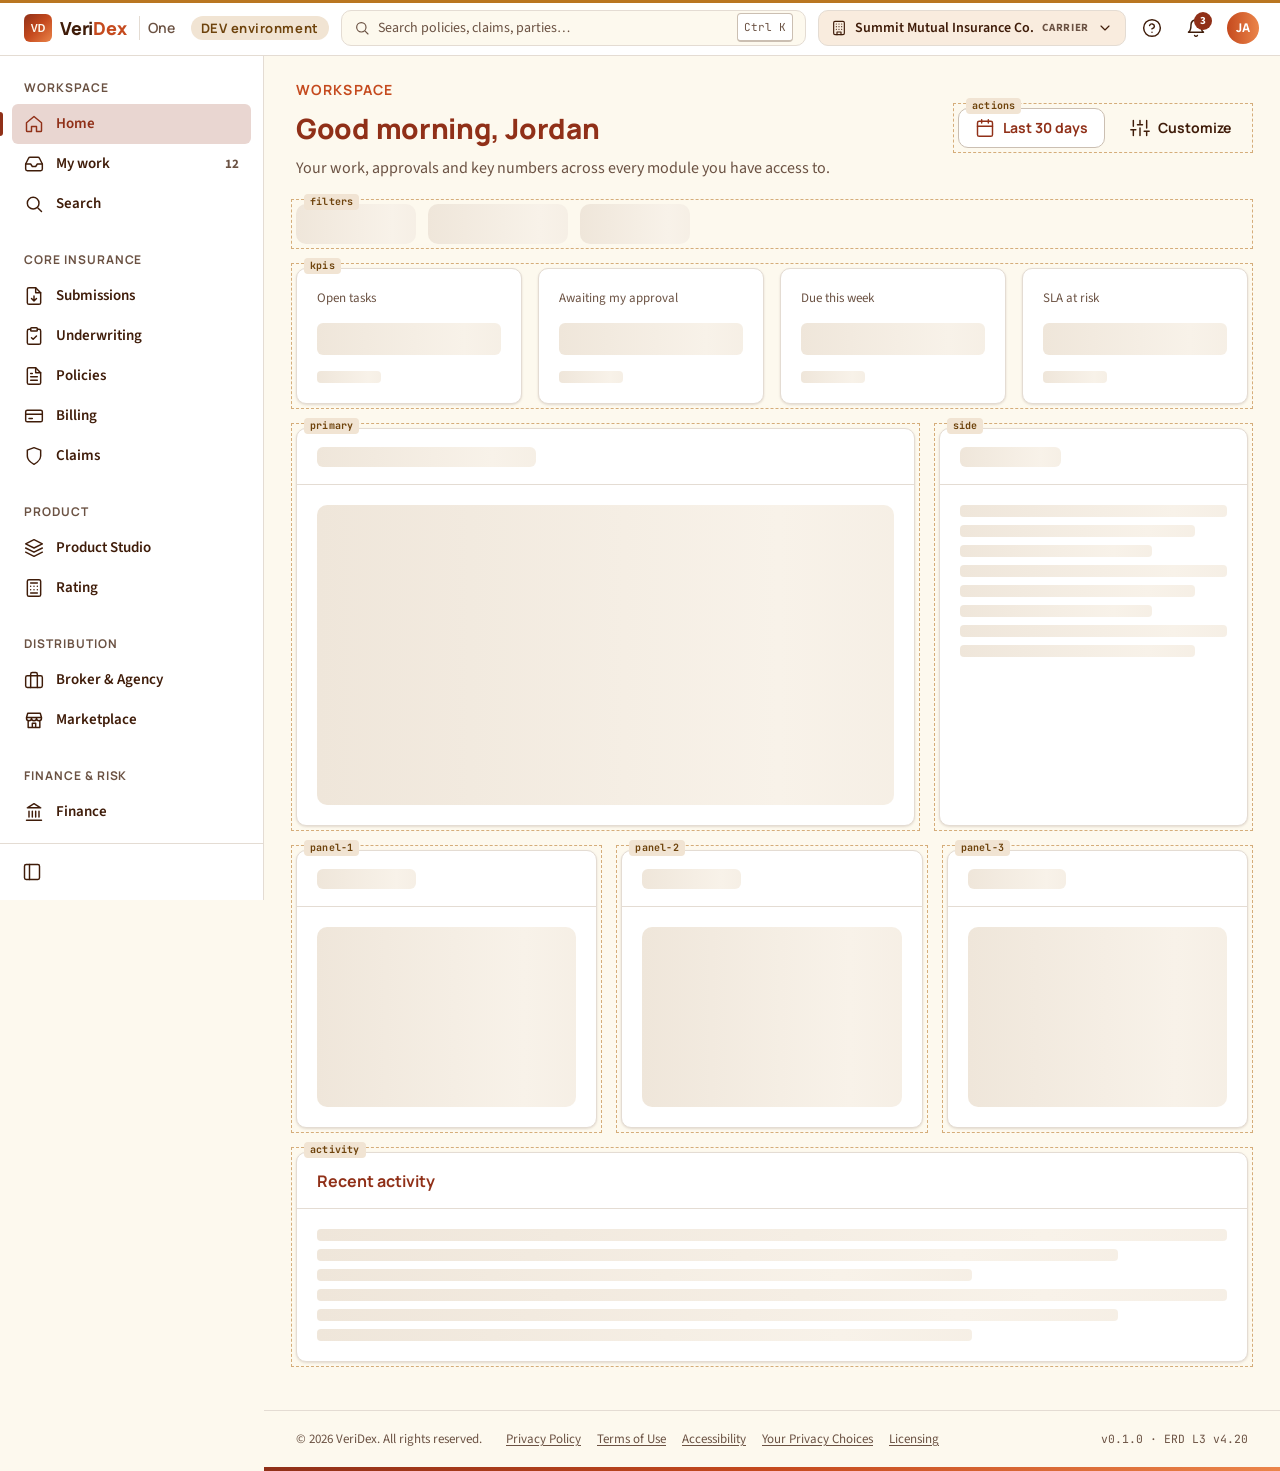
<file: skeleton/index.html>
<!doctype html>
<html lang="en-US" data-theme="light" data-density="comfortable">
<head>
  <meta charset="utf-8">
  <meta name="viewport" content="width=device-width, initial-scale=1, viewport-fit=cover">
  <meta name="color-scheme" content="light dark">
  <meta name="robots" content="noindex, nofollow">
  <meta name="referrer" content="strict-origin-when-cross-origin">
  <meta name="description" content="VeriDex One — insurance platform portal">
  <title>VeriDex One</title>
  <link rel="icon" href="assets/img/favicon.svg" type="image/svg+xml">

  <!-- Brand typefaces (p.29): Manrope (display) + Source Sans 3 (body/UI) -->
  <link rel="preconnect" href="https://fonts.googleapis.com">
  <link rel="preconnect" href="https://fonts.gstatic.com" crossorigin>
  <link rel="stylesheet" href="https://fonts.googleapis.com/css2?family=Manrope:wght@500;600;700;800&family=Source+Sans+3:ital,wght@0,400;0,600;0,700;1,400&family=JetBrains+Mono:wght@400;600&display=swap">

  <!-- Cascade order matters: tokens → base → layout → primitives → modules -->
  <link rel="stylesheet" href="assets/css/tokens.css">
  <link rel="stylesheet" href="assets/css/base.css">
  <link rel="stylesheet" href="assets/css/layout.css">
  <link rel="stylesheet" href="assets/css/primitives.css">
  <!-- <link rel="stylesheet" href="assets/css/modules/claims.css"> -->

  <noscript><style>.vx-app{display:none}</style></noscript>
</head>
<body>
  <noscript><p style="padding:24px">VeriDex One requires JavaScript. Enable it in your browser settings and reload.</p></noscript>

  <!-- ============ Icon sprite (inline so <use> works from file:// and under CSP) ============ -->
  <svg xmlns="http://www.w3.org/2000/svg" style="display:none" aria-hidden="true">
    <symbol id="i-menu" viewBox="0 0 24 24"><path d="M4 6h16M4 12h16M4 18h16"/></symbol>
    <symbol id="i-home" viewBox="0 0 24 24"><path d="M3 10.5 12 3l9 7.5V20a1 1 0 0 1-1 1h-5v-6H9v6H4a1 1 0 0 1-1-1z"/></symbol>
    <symbol id="i-inbox" viewBox="0 0 24 24"><path d="M22 12h-6l-2 3h-4l-2-3H2"/><path d="M5.45 5.11 2 12v6a2 2 0 0 0 2 2h16a2 2 0 0 0 2-2v-6l-3.45-6.89A2 2 0 0 0 16.76 4H7.24a2 2 0 0 0-1.79 1.11z"/></symbol>
    <symbol id="i-search" viewBox="0 0 24 24"><circle cx="11" cy="11" r="7"/><path d="m21 21-4.3-4.3"/></symbol>
    <symbol id="i-bell" viewBox="0 0 24 24"><path d="M6 8a6 6 0 0 1 12 0c0 7 3 9 3 9H3s3-2 3-9"/><path d="M10.3 21a1.94 1.94 0 0 0 3.4 0"/></symbol>
    <symbol id="i-help" viewBox="0 0 24 24"><circle cx="12" cy="12" r="10"/><path d="M9.1 9a3 3 0 0 1 5.8 1c0 2-3 3-3 3M12 17h.01"/></symbol>
    <symbol id="i-info" viewBox="0 0 24 24"><circle cx="12" cy="12" r="10"/><path d="M12 16v-4M12 8h.01"/></symbol>
    <symbol id="i-alert" viewBox="0 0 24 24"><circle cx="12" cy="12" r="10"/><path d="M12 8v4M12 16h.01"/></symbol>
    <symbol id="i-check" viewBox="0 0 24 24"><path d="M20 6 9 17l-5-5"/></symbol>
    <symbol id="i-x" viewBox="0 0 24 24"><path d="M18 6 6 18M6 6l12 12"/></symbol>
    <symbol id="i-plus" viewBox="0 0 24 24"><path d="M12 5v14M5 12h14"/></symbol>
    <symbol id="i-edit" viewBox="0 0 24 24"><path d="M12 20h9"/><path d="M16.5 3.5a2.12 2.12 0 0 1 3 3L7 19l-4 1 1-4z"/></symbol>
    <symbol id="i-more" viewBox="0 0 24 24"><circle cx="5" cy="12" r="1"/><circle cx="12" cy="12" r="1"/><circle cx="19" cy="12" r="1"/></symbol>
    <symbol id="i-filter" viewBox="0 0 24 24"><path d="M22 3H2l8 9.46V19l4 2v-8.54z"/></symbol>
    <symbol id="i-download" viewBox="0 0 24 24"><path d="M21 15v4a2 2 0 0 1-2 2H5a2 2 0 0 1-2-2v-4M7 10l5 5 5-5M12 15V3"/></symbol>
    <symbol id="i-columns" viewBox="0 0 24 24"><rect x="3" y="3" width="18" height="18" rx="2"/><path d="M9 3v18M15 3v18"/></symbol>
    <symbol id="i-sort" viewBox="0 0 24 24"><path d="m7 15 5 5 5-5M7 9l5-5 5 5"/></symbol>
    <symbol id="i-chevron-left" viewBox="0 0 24 24"><path d="m15 18-6-6 6-6"/></symbol>
    <symbol id="i-chevron-right" viewBox="0 0 24 24"><path d="m9 18 6-6-6-6"/></symbol>
    <symbol id="i-chevron-down" viewBox="0 0 24 24"><path d="m6 9 6 6 6-6"/></symbol>
    <symbol id="i-calendar" viewBox="0 0 24 24"><rect x="3" y="4" width="18" height="18" rx="2"/><path d="M16 2v4M8 2v4M3 10h18"/></symbol>
    <symbol id="i-clock" viewBox="0 0 24 24"><circle cx="12" cy="12" r="10"/><path d="M12 6v6l4 2"/></symbol>
    <symbol id="i-sliders" viewBox="0 0 24 24"><path d="M4 21v-7M4 10V3M12 21v-9M12 8V3M20 21v-5M20 12V3M1 14h6M9 8h6M17 16h6"/></symbol>
    <symbol id="i-lock" viewBox="0 0 24 24"><rect x="3" y="11" width="18" height="11" rx="2"/><path d="M7 11V7a5 5 0 0 1 10 0v4"/></symbol>
    <symbol id="i-wifi-off" viewBox="0 0 24 24"><path d="m2 2 20 20M8.5 16.5a5 5 0 0 1 7 0M2 8.82a15 15 0 0 1 4.17-2.65M10.66 5c4.01-.36 8.14.9 11.34 3.76M16.85 11.25a10 10 0 0 1 2.22 1.68M5 13a10 10 0 0 1 5.24-2.76M12 20h.01"/></symbol>
    <symbol id="i-sidebar" viewBox="0 0 24 24"><rect x="3" y="3" width="18" height="18" rx="2"/><path d="M9 3v18"/></symbol>
    <symbol id="i-logout" viewBox="0 0 24 24"><path d="M9 21H5a2 2 0 0 1-2-2V5a2 2 0 0 1 2-2h4M16 17l5-5-5-5M21 12H9"/></symbol>
    <symbol id="i-user" viewBox="0 0 24 24"><circle cx="12" cy="8" r="4"/><path d="M4 21a8 8 0 0 1 16 0"/></symbol>
    <!-- module icons -->
    <symbol id="i-file-in" viewBox="0 0 24 24"><path d="M14 2H6a2 2 0 0 0-2 2v16a2 2 0 0 0 2 2h12a2 2 0 0 0 2-2V8z"/><path d="M14 2v6h6M12 18v-6M9 15l3 3 3-3"/></symbol>
    <symbol id="i-clipboard" viewBox="0 0 24 24"><rect x="8" y="2" width="8" height="4" rx="1"/><path d="M16 4h2a2 2 0 0 1 2 2v14a2 2 0 0 1-2 2H6a2 2 0 0 1-2-2V6a2 2 0 0 1 2-2h2M9 14l2 2 4-4"/></symbol>
    <symbol id="i-file-text" viewBox="0 0 24 24"><path d="M14 2H6a2 2 0 0 0-2 2v16a2 2 0 0 0 2 2h12a2 2 0 0 0 2-2V8z"/><path d="M14 2v6h6M8 13h8M8 17h8M8 9h2"/></symbol>
    <symbol id="i-card" viewBox="0 0 24 24"><rect x="2" y="5" width="20" height="14" rx="2"/><path d="M2 10h20M6 15h4"/></symbol>
    <symbol id="i-shield" viewBox="0 0 24 24"><path d="M12 22s8-4 8-10V5l-8-3-8 3v7c0 6 8 10 8 10z"/></symbol>
    <symbol id="i-layers" viewBox="0 0 24 24"><path d="m12 2 10 5-10 5L2 7z"/><path d="m2 17 10 5 10-5M2 12l10 5 10-5"/></symbol>
    <symbol id="i-calculator" viewBox="0 0 24 24"><rect x="4" y="2" width="16" height="20" rx="2"/><path d="M8 6h8M8 10h.01M12 10h.01M16 10h.01M8 14h.01M12 14h.01M16 14h.01M8 18h8"/></symbol>
    <symbol id="i-briefcase" viewBox="0 0 24 24"><rect x="2" y="7" width="20" height="14" rx="2"/><path d="M16 21V5a2 2 0 0 0-2-2h-4a2 2 0 0 0-2 2v16"/></symbol>
    <symbol id="i-store" viewBox="0 0 24 24"><path d="M3 9 4.5 4h15L21 9M3 9h18v1a3 3 0 0 1-6 0 3 3 0 0 1-6 0 3 3 0 0 1-6 0zM5 13v8h14v-8M10 21v-5h4v5"/></symbol>
    <symbol id="i-landmark" viewBox="0 0 24 24"><path d="M3 22h18M6 18v-7M10 18v-7M14 18v-7M18 18v-7M12 2l8 5H4z"/></symbol>
    <symbol id="i-repeat" viewBox="0 0 24 24"><path d="m17 2 4 4-4 4M3 11v-1a4 4 0 0 1 4-4h14M7 22l-4-4 4-4M21 13v1a4 4 0 0 1-4 4H3"/></symbol>
    <symbol id="i-scale" viewBox="0 0 24 24"><path d="M12 3v18M7 21h10M3 7h18M6 7l-3 7a3 3 0 0 0 6 0zM18 7l-3 7a3 3 0 0 0 6 0z"/></symbol>
    <symbol id="i-chart" viewBox="0 0 24 24"><path d="M3 3v18h18M7 16v-5M12 16V8M17 16v-3"/></symbol>
    <symbol id="i-building" viewBox="0 0 24 24"><rect x="4" y="2" width="16" height="20" rx="2"/><path d="M9 22v-4h6v4M8 6h.01M12 6h.01M16 6h.01M8 10h.01M12 10h.01M16 10h.01M8 14h.01M12 14h.01M16 14h.01"/></symbol>
    <symbol id="i-users" viewBox="0 0 24 24"><path d="M16 21v-2a4 4 0 0 0-4-4H6a4 4 0 0 0-4 4v2"/><circle cx="9" cy="7" r="4"/><path d="M22 21v-2a4 4 0 0 0-3-3.87M16 3.13a4 4 0 0 1 0 7.75"/></symbol>
    <symbol id="i-key" viewBox="0 0 24 24"><circle cx="7.5" cy="15.5" r="5.5"/><path d="m21 2-9.6 9.6M15.5 7.5l3 3L22 7l-3-3"/></symbol>
    <symbol id="i-workflow" viewBox="0 0 24 24"><rect x="3" y="3" width="6" height="6" rx="1"/><rect x="15" y="15" width="6" height="6" rx="1"/><path d="M6 9v3a3 3 0 0 0 3 3h6"/></symbol>
    <symbol id="i-folder" viewBox="0 0 24 24"><path d="M4 20h16a2 2 0 0 0 2-2V8a2 2 0 0 0-2-2h-7.93a2 2 0 0 1-1.66-.9l-.82-1.2A2 2 0 0 0 7.93 3H4a2 2 0 0 0-2 2v13c0 1.1.9 2 2 2z"/></symbol>
    <symbol id="i-plug" viewBox="0 0 24 24"><path d="M12 22v-5M9 8V2M15 8V2M18 8v5a4 4 0 0 1-4 4h-4a4 4 0 0 1-4-4V8z"/></symbol>
    <symbol id="i-database" viewBox="0 0 24 24"><ellipse cx="12" cy="5" rx="9" ry="3"/><path d="M3 5v14c0 1.66 4 3 9 3s9-1.34 9-3V5M3 12c0 1.66 4 3 9 3s9-1.34 9-3"/></symbol>
    <symbol id="i-history" viewBox="0 0 24 24"><path d="M3 12a9 9 0 1 0 3-6.7L3 8M3 3v5h5M12 7v5l4 2"/></symbol>
  </svg>

  <a class="vx-skip" href="#vx-main">Skip to main content</a>

  <div class="vx-app" id="vx-app" data-sidebar="expanded" data-nav-open="false">

    <!-- ===================== TOP BAR ===================== -->
    <header class="vx-topbar" role="banner">
      <div class="vx-topbar__start">
        <button class="vx-btn vx-btn--ghost vx-btn--icon vx-show-mobile" id="vx-menu-btn" type="button" aria-label="Open navigation" aria-expanded="false" aria-controls="vx-sidebar">
          <svg class="vx-icon" aria-hidden="true"><use href="#i-menu"></use></svg>
        </button>
        <!-- Logomark + wordmark lockup (p.12: product UI headers). Replace the mark with the official SVG asset. -->
        <a class="vx-brand" href="#/" aria-label="VeriDex One home">
          <img class="vx-brand__mark" src="assets/img/logomark.svg" alt="" width="28" height="28">
          <span class="vx-brand__word" aria-hidden="true"><span class="veri">Veri</span><span class="dex">Dex</span></span>
          <span class="vx-brand__product" aria-hidden="true">One</span>
        </a>
        <span class="vx-badge vx-badge--env vx-hide-sm" id="vx-env" hidden></span>
      </div>

      <div class="vx-topbar__center">
        <button class="vx-search-trigger" type="button" data-vx-palette aria-haspopup="dialog" aria-keyshortcuts="Control+K Meta+K">
          <svg class="vx-icon vx-icon--sm" aria-hidden="true"><use href="#i-search"></use></svg>
          <span>Search policies, claims, parties…</span>
          <kbd class="vx-kbd">Ctrl K</kbd>
        </button>
      </div>

      <div class="vx-topbar__end">
        <!-- Tenant / organization switcher (multi-tenant: carriers, MGAs, MGUs, brokers) -->
        <div class="vx-popover-anchor vx-hide-sm">
          <button class="vx-tenant" type="button" data-vx-menu aria-haspopup="true" aria-expanded="false" aria-controls="vx-tenant-menu">
            <svg class="vx-icon vx-icon--sm" aria-hidden="true"><use href="#i-building"></use></svg>
            <span class="vx-tenant__name"><span class="sr-only">Organization: </span><span id="vx-tenant-name"></span></span>
            <span class="vx-tenant__type" id="vx-tenant-type"></span>
            <svg class="vx-icon vx-icon--sm" aria-hidden="true"><use href="#i-chevron-down"></use></svg>
          </button>
          <div class="vx-menu" id="vx-tenant-menu" role="menu" aria-label="Switch organization" hidden></div>
        </div>

        <button class="vx-btn vx-btn--ghost vx-btn--icon vx-show-mobile" type="button" data-vx-palette aria-label="Search">
          <svg class="vx-icon" aria-hidden="true"><use href="#i-search"></use></svg>
        </button>

        <div class="vx-popover-anchor">
          <button class="vx-btn vx-btn--ghost vx-btn--icon" type="button" data-vx-menu aria-expanded="false" aria-controls="vx-help-menu" aria-label="Help">
            <svg class="vx-icon" aria-hidden="true"><use href="#i-help"></use></svg>
          </button>
          <div class="vx-menu" id="vx-help-menu" hidden>
            <a class="vx-menu__item" href="#/help">Help center</a>
            <a class="vx-menu__item" href="#/legal/accessibility">Accessibility</a>
            <button class="vx-menu__item" type="button" data-vx-palette>Keyboard: <kbd class="vx-kbd">Ctrl K</kbd> search · <kbd class="vx-kbd">/</kbd></button>
            <hr class="vx-menu__sep">
            <p class="vx-menu__head vx-caption" id="vx-support"></p>
          </div>
        </div>

        <div class="vx-popover-anchor vx-icon-btn-wrap">
          <button class="vx-btn vx-btn--ghost vx-btn--icon" type="button" data-vx-menu aria-expanded="false" aria-controls="vx-notif-menu" aria-label="Notifications, 3 unread">
            <svg class="vx-icon" aria-hidden="true"><use href="#i-bell"></use></svg>
          </button>
          <span class="vx-count" aria-hidden="true">3</span>
          <div class="vx-menu" id="vx-notif-menu" style="width:360px" hidden>
            <div class="vx-row vx-row--between vx-menu__head"><h2 class="vx-card__title">Notifications</h2><a href="#/notifications" class="vx-caption">View all</a></div>
            <div class="vx-stack vx-stack--sm" style="padding:var(--space-3)">
              <div class="vx-sk vx-sk--text" aria-hidden="true"></div><div class="vx-sk vx-sk--text" style="width:70%" aria-hidden="true"></div>
              <div class="vx-sk vx-sk--text" aria-hidden="true"></div><div class="vx-sk vx-sk--text" style="width:55%" aria-hidden="true"></div>
            </div>
          </div>
        </div>

        <div class="vx-popover-anchor">
          <button class="vx-btn vx-btn--ghost" type="button" data-vx-menu aria-expanded="false" aria-controls="vx-user-menu" aria-label="Account menu" style="padding:0 var(--space-1)">
            <span class="vx-avatar" id="vx-user-initials" aria-hidden="true"></span>
          </button>
          <div class="vx-menu" id="vx-user-menu" hidden>
            <div class="vx-menu__head">
              <strong id="vx-user-name"></strong><br>
              <span class="vx-caption" id="vx-user-title"></span><br>
              <span class="vx-caption" id="vx-user-email"></span>
            </div>
            <hr class="vx-menu__sep">
            <a class="vx-menu__item" href="#/profile"><svg class="vx-icon" aria-hidden="true"><use href="#i-user"></use></svg>My profile</a>
            <a class="vx-menu__item" href="#/settings"><svg class="vx-icon" aria-hidden="true"><use href="#i-sliders"></use></svg>Settings</a>
            <hr class="vx-menu__sep">
            <div class="vx-menu__head">
              <p class="vx-caption" id="vx-theme-label">Theme</p>
              <div class="vx-btn-group" role="group" aria-labelledby="vx-theme-label" style="margin-top:6px">
                <button class="vx-btn vx-btn--secondary vx-btn--sm" type="button" data-vx-theme="light" aria-pressed="true">Light</button>
                <button class="vx-btn vx-btn--secondary vx-btn--sm" type="button" data-vx-theme="dark" aria-pressed="false">Dark</button>
                <button class="vx-btn vx-btn--secondary vx-btn--sm" type="button" data-vx-theme="system" aria-pressed="false">System</button>
              </div>
              <p class="vx-caption" id="vx-density-label" style="margin-top:10px">Density</p>
              <div class="vx-btn-group" role="group" aria-labelledby="vx-density-label" style="margin-top:6px">
                <button class="vx-btn vx-btn--secondary vx-btn--sm" type="button" data-vx-density="comfortable" aria-pressed="true">Comfortable</button>
                <button class="vx-btn vx-btn--secondary vx-btn--sm" type="button" data-vx-density="compact" aria-pressed="false">Compact</button>
              </div>
            </div>
            <button class="vx-menu__item" type="button" id="vx-slot-toggle" aria-pressed="false"><svg class="vx-icon" aria-hidden="true"><use href="#i-columns"></use></svg>Show slot labels (dev)</button>
            <hr class="vx-menu__sep">
            <button class="vx-menu__item" type="button" data-vx-signout><svg class="vx-icon" aria-hidden="true"><use href="#i-logout"></use></svg>Sign out</button>
          </div>
        </div>
      </div>
    </header>

    <!-- ===================== SIDEBAR ===================== -->
    <aside class="vx-sidebar" id="vx-sidebar" aria-label="Main navigation">
      <nav class="vx-sidebar__scroll" id="vx-nav" aria-label="Primary"></nav>
      <div class="vx-sidebar__footer">
        <button class="vx-btn vx-btn--ghost vx-btn--icon vx-hide-sm" id="vx-collapse-btn" type="button" aria-pressed="false" aria-label="Collapse navigation">
          <svg class="vx-icon" aria-hidden="true"><use href="#i-sidebar"></use></svg>
        </button>
      </div>
    </aside>
    <div class="vx-backdrop" id="vx-backdrop" hidden></div>

    <!-- ===================== MAIN ===================== -->
    <main class="vx-main" id="vx-main" tabindex="-1">
      <div class="vx-view" id="vx-view" aria-busy="true" aria-live="off"></div>

      <footer class="vx-footer" role="contentinfo">
        <span>© <span id="vx-year"></span> VeriDex. All rights reserved.</span>
        <nav aria-label="Legal"><ul role="list" id="vx-legal"></ul></nav>
        <span class="vx-spacer"></span>
        <span id="vx-version" class="vx-mono"></span>
      </footer>
      <div class="vx-footer__brandbar" aria-hidden="true"></div>
    </main>
  </div>

  <!-- ===================== GLOBAL OVERLAYS ===================== -->
  <!-- Command palette -->
  <dialog class="vx-dialog vx-dialog--top" id="vx-palette" aria-label="Search and go to">
    <div class="vx-input-wrap">
      <svg class="vx-icon" aria-hidden="true" style="left:16px"><use href="#i-search"></use></svg>
      <input class="vx-input vx-palette__input" id="vx-palette-input" type="text" role="combobox" aria-expanded="true" aria-controls="vx-palette-list" aria-autocomplete="list" placeholder="Go to a page or create something…" autocomplete="off" spellcheck="false">
    </div>
    <ul class="vx-palette__list" id="vx-palette-list" role="listbox" aria-label="Results"></ul>
    <p class="sr-only" id="vx-palette-status" aria-live="polite"></p>
    <div class="vx-dialog__footer vx-caption" style="justify-content:flex-start">
      <kbd class="vx-kbd">↑</kbd><kbd class="vx-kbd">↓</kbd> navigate · <kbd class="vx-kbd">Enter</kbd> open · <kbd class="vx-kbd">Esc</kbd> close
    </div>
  </dialog>

  <!-- Session timeout (WCAG 2.2.1 Timing Adjustable: warn + allow extend) -->
  <dialog class="vx-dialog" id="vx-timeout" role="alertdialog" aria-labelledby="vx-timeout-title" aria-describedby="vx-timeout-desc">
    <div class="vx-dialog__header"><h2 class="vx-dialog__title" id="vx-timeout-title">Your session is about to end</h2></div>
    <div class="vx-dialog__body">
      <p id="vx-timeout-desc">For your security, you’ll be signed out in <strong id="vx-timeout-count" aria-live="off">2:00</strong> because of inactivity. Unsaved changes will be lost.</p>
    </div>
    <div class="vx-dialog__footer">
      <button class="vx-btn vx-btn--secondary" type="button" id="vx-timeout-signout">Sign out</button>
      <button class="vx-btn vx-btn--primary" type="button" id="vx-timeout-stay" autofocus>Stay signed in</button>
    </div>
  </dialog>

  <!-- Live regions + toasts -->
  <div class="sr-only" id="vx-live-polite" aria-live="polite" aria-atomic="true"></div>
  <div class="sr-only" id="vx-live-assertive" aria-live="assertive" aria-atomic="true"></div>
  <div class="vx-toasts" id="vx-toasts" role="status" aria-live="polite"></div>

  <!-- ===================== SCRIPTS (order matters, no build step) ===================== -->
  <script src="assets/js/core/utils.js"></script>
  <script src="assets/js/core/config.js"></script>
  <script src="assets/js/core/auth.js"></script>
  <script src="assets/js/core/registry.js"></script>
  <script src="assets/js/core/router.js"></script>
  <script src="assets/js/core/templates.js"></script>
  <script src="assets/js/core/shell.js"></script>
  <!-- Page files: one per module -->
  <script src="assets/js/pages/_page-template.js"></script>
  <script src="assets/js/pages/examples.pages.js"></script>
  <!-- Boot -->
  <script src="assets/js/app.js"></script>
</body>
</html>
</file>
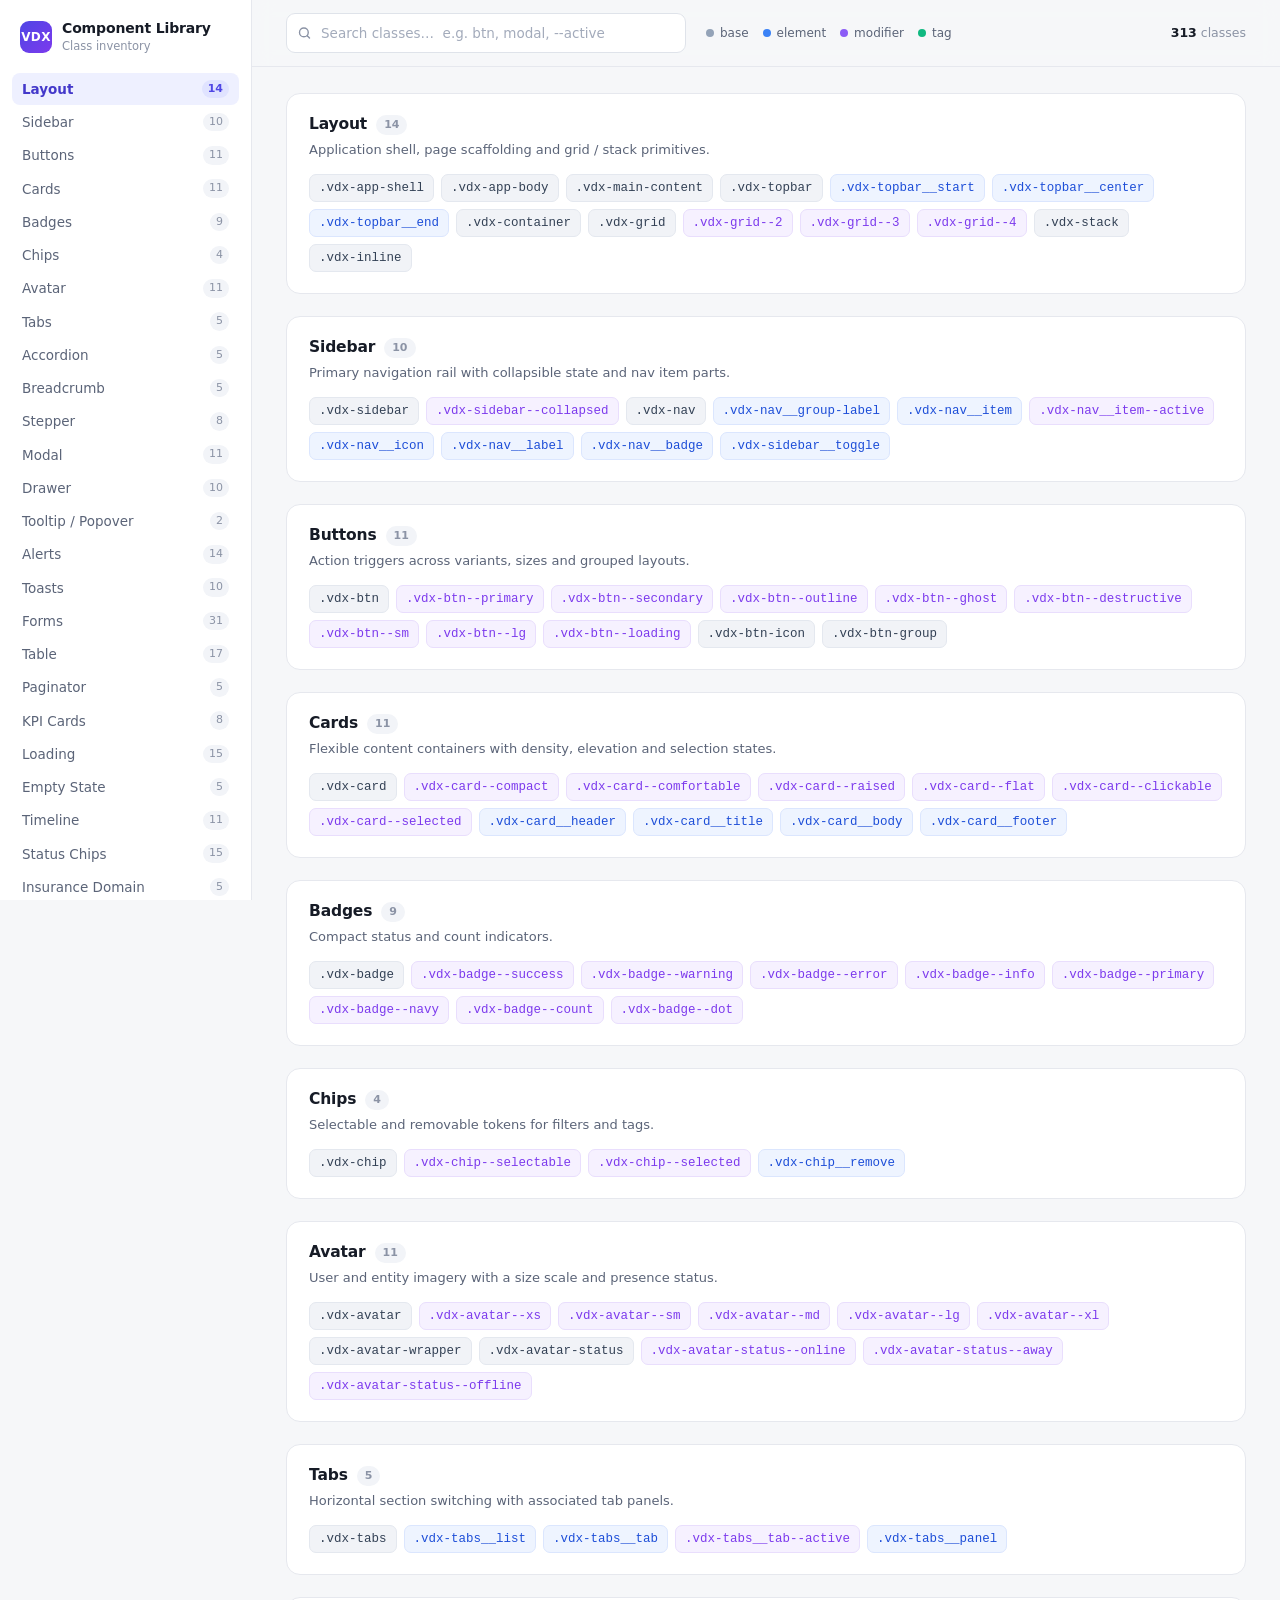
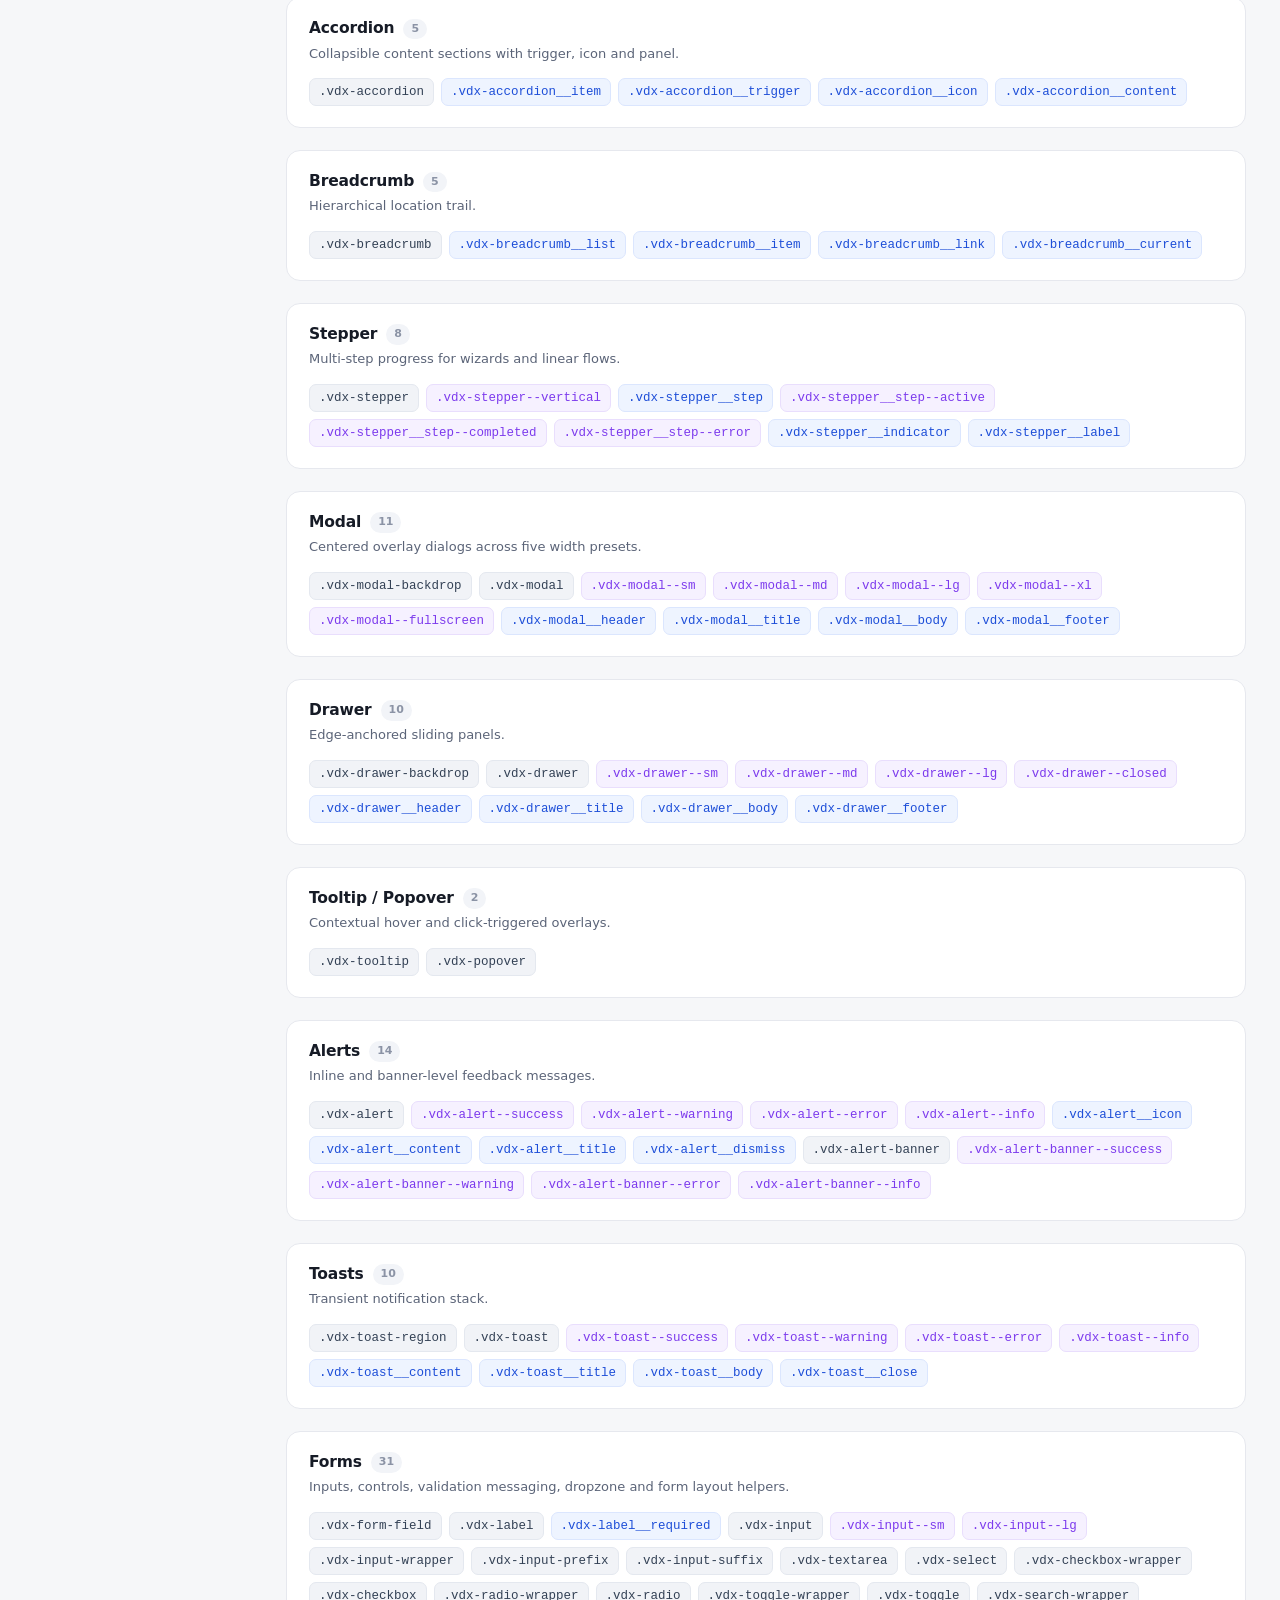
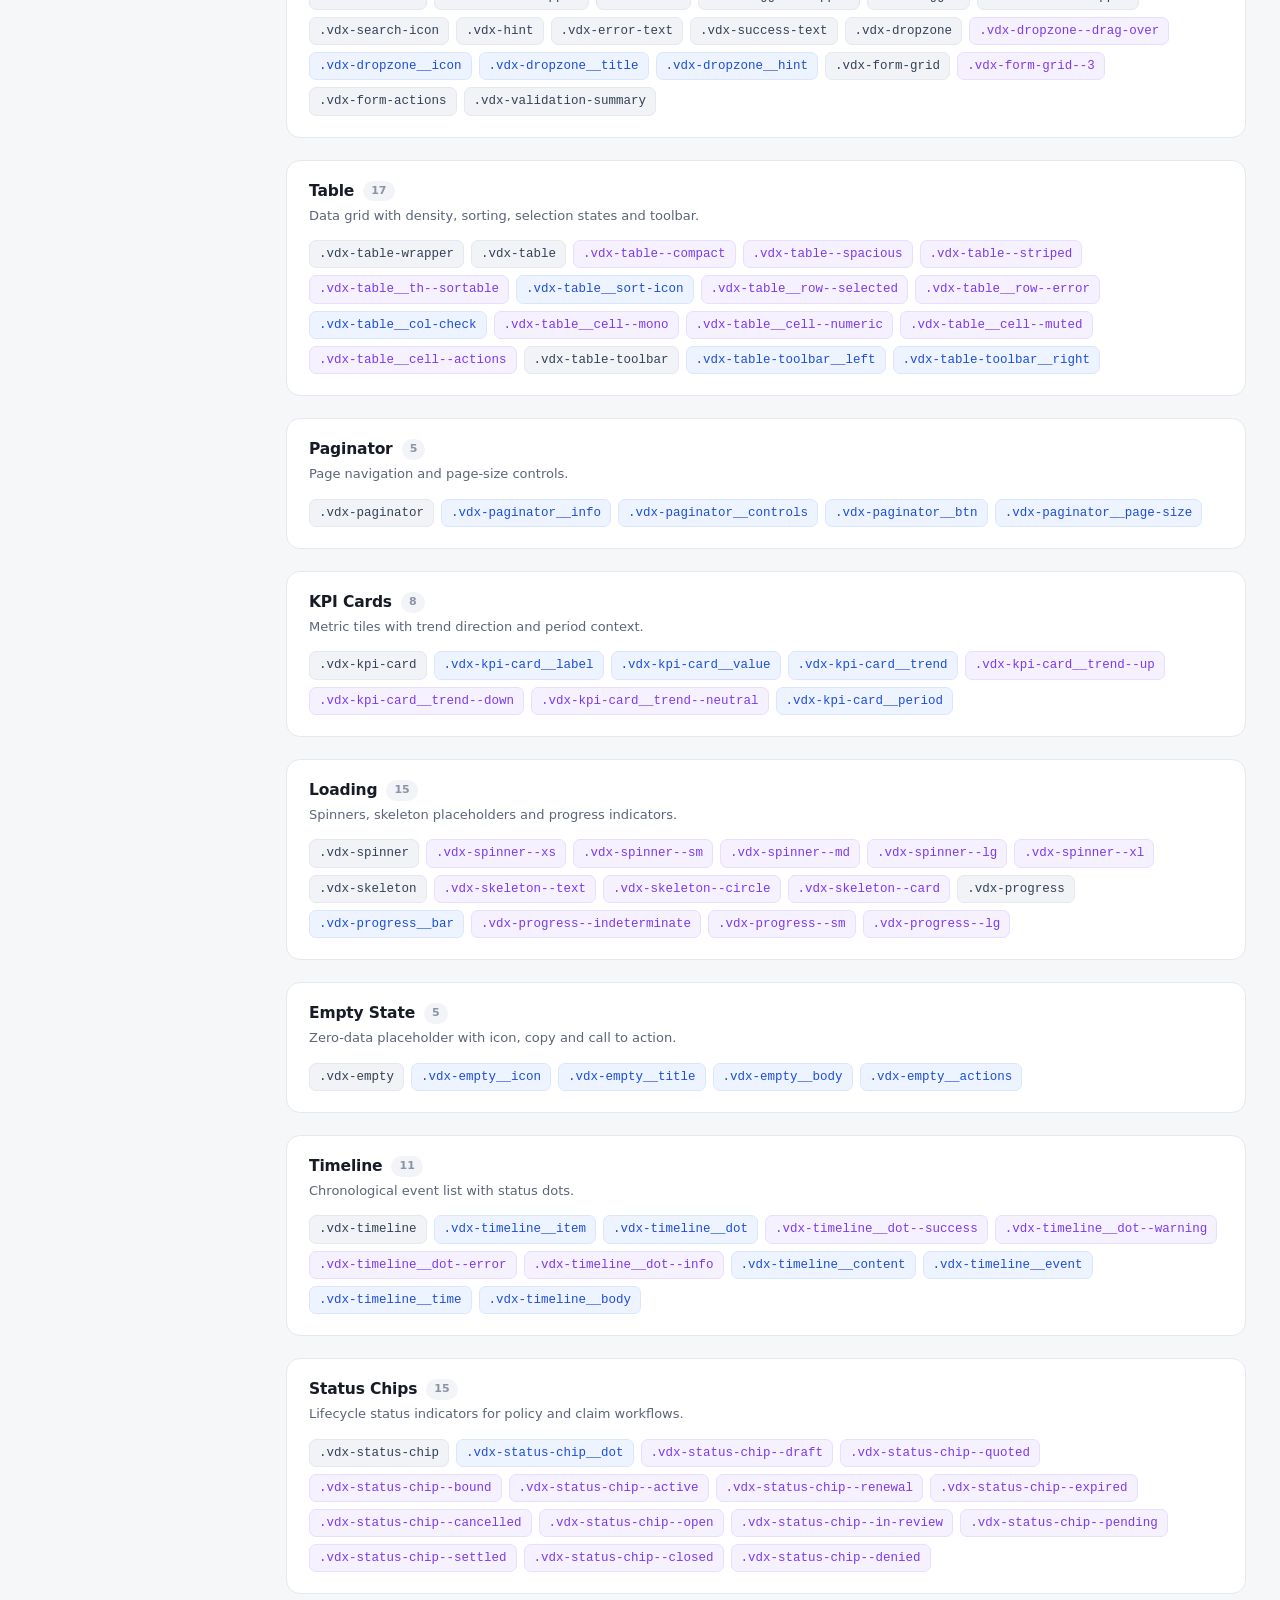
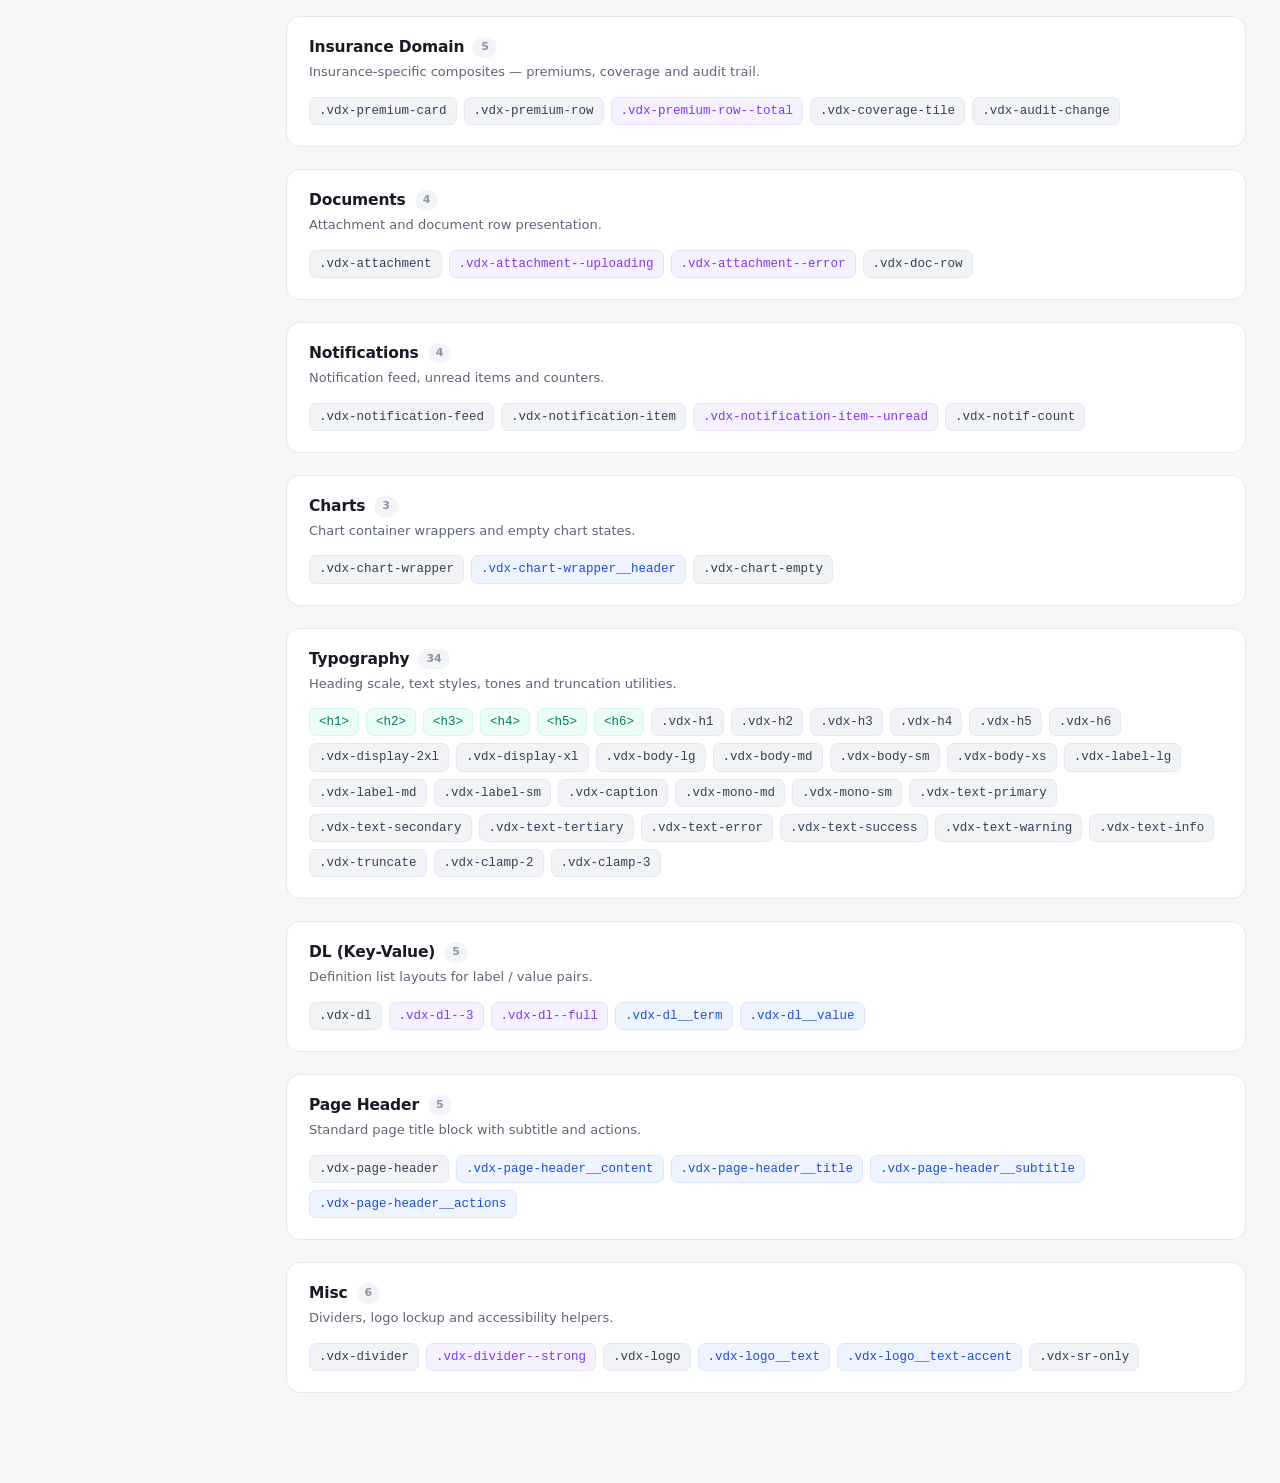
<file: components.html>
<!DOCTYPE html>
<html lang="en">
<head>
<meta charset="utf-8" />
<meta name="viewport" content="width=device-width, initial-scale=1" />
<title>VDX Component Library — Class Inventory</title>
<style>
  :root{
    --bg:#f6f7f9;
    --surface:#ffffff;
    --border:#e6e8ee;
    --text:#161b26;
    --text-2:#5b6478;
    --text-3:#8b93a5;
    --accent:#4f46e5;
    --mono: ui-monospace, SFMono-Regular, "SF Mono", Menlo, Consolas, "Liberation Mono", monospace;
  }

  *,*::before,*::after{ box-sizing:border-box; }

  html{ scroll-behavior:smooth; }

  body{
    margin:0;
    background:var(--bg);
    color:var(--text);
    font-family: ui-sans-serif, system-ui, -apple-system, "Segoe UI", Roboto, "Helvetica Neue", Arial, sans-serif;
    font-size:15px;
    line-height:1.5;
    -webkit-font-smoothing:antialiased;
    text-rendering:optimizeLegibility;
  }

  /* ---------- shell ---------- */
  .wrap{
    display:grid;
    grid-template-columns:252px minmax(0,1fr);
    align-items:start;
  }

  /* ---------- sidebar ---------- */
  .sidebar{
    position:sticky;
    top:0;
    height:100vh;
    overflow-y:auto;
    background:var(--surface);
    border-right:1px solid var(--border);
    padding:20px 12px 40px;
    scrollbar-width:thin;
  }

  .brand{
    display:flex;
    align-items:center;
    gap:10px;
    padding:0 8px 18px;
  }
  .brand__mark{
    width:32px;height:32px;flex:0 0 32px;
    border-radius:9px;
    background:linear-gradient(135deg,#4f46e5,#7c3aed);
    color:#fff;
    display:grid;place-items:center;
    font-weight:700;font-size:12px;letter-spacing:.4px;
  }
  .brand__name{ font-weight:650;font-size:14px;letter-spacing:-.01em;line-height:1.25; }
  .brand__sub{ font-size:11.5px;color:var(--text-3); }

  .nav{ display:flex;flex-direction:column;gap:1px; }
  .nav a{
    display:flex;align-items:center;justify-content:space-between;gap:8px;
    padding:6px 10px;
    border-radius:8px;
    color:var(--text-2);
    text-decoration:none;
    font-size:13.5px;
    transition:background .12s, color .12s;
  }
  .nav a:hover{ background:#f2f4f8;color:var(--text); }
  .nav a.is-active{ background:#eef0ff;color:#4338ca;font-weight:600; }
  .nav .count{
    font-size:11px;color:var(--text-3);
    font-variant-numeric:tabular-nums;
    background:#f2f4f8;
    padding:1px 6px;
    border-radius:20px;
  }
  .nav a.is-active .count{ background:#e0e3ff;color:#4f46e5; }

  /* ---------- topbar ---------- */
  .topbar{
    position:sticky;
    top:0;
    z-index:20;
    display:flex;
    align-items:center;
    gap:20px;
    flex-wrap:wrap;
    padding:13px 34px;
    background:rgba(246,247,249,.88);
    backdrop-filter:blur(10px);
    -webkit-backdrop-filter:blur(10px);
    border-bottom:1px solid var(--border);
  }

  .search{ position:relative;flex:1 1 240px;max-width:400px; }
  .search svg{
    position:absolute;left:11px;top:50%;transform:translateY(-50%);
    color:var(--text-3);pointer-events:none;
  }
  .search input{
    width:100%;
    padding:9px 12px 9px 34px;
    border:1px solid #dfe3ea;
    border-radius:9px;
    background:#fff;
    font:inherit;
    font-size:13.5px;
    color:inherit;
    outline:none;
    transition:border-color .12s, box-shadow .12s;
  }
  .search input::placeholder{ color:#a3abbb; }
  .search input:focus{
    border-color:#a5b4fc;
    box-shadow:0 0 0 3px rgba(99,102,241,.14);
  }

  .legend{
    display:flex;gap:14px;flex-wrap:wrap;
    font-size:12px;color:var(--text-2);
  }
  .legend span{ display:inline-flex;align-items:center;gap:6px; }
  .dot{ width:8px;height:8px;border-radius:50%;display:inline-block; }

  .total{
    margin-left:auto;
    font-size:12.5px;
    color:var(--text-3);
    white-space:nowrap;
  }
  .total strong{
    color:var(--text);
    font-variant-numeric:tabular-nums;
    font-weight:650;
  }

  /* ---------- content ---------- */
  .sections{
    padding:26px 34px 90px;
    display:flex;
    flex-direction:column;
    gap:22px;
  }

  .section{
    background:var(--surface);
    border:1px solid var(--border);
    border-radius:14px;
    padding:19px 22px 21px;
    scroll-margin-top:88px;
  }

  .section__head{
    display:flex;align-items:center;gap:9px;flex-wrap:wrap;
    margin-bottom:3px;
  }
  .section__title{
    margin:0;
    font-size:15.5px;
    font-weight:650;
    letter-spacing:-.01em;
  }
  .section__count{
    font-size:11px;
    font-weight:650;
    color:var(--text-3);
    background:#f2f4f8;
    padding:2px 8px;
    border-radius:20px;
    font-variant-numeric:tabular-nums;
  }
  .section__desc{
    margin:0 0 15px;
    font-size:13px;
    color:var(--text-2);
  }

  .pills{
    display:flex;
    flex-wrap:wrap;
    gap:7px;
  }

  .pill{
    font-family:var(--mono);
    font-size:12.5px;
    line-height:1.45;
    padding:4px 9px;
    border-radius:7px;
    border:1px solid transparent;
    cursor:pointer;
    user-select:none;
    white-space:nowrap;
    transition:transform .08s ease, box-shadow .12s ease, background .12s;
  }
  .pill:hover{ transform:translateY(-1px); box-shadow:0 2px 8px rgba(16,24,40,.10); }
  .pill:active{ transform:translateY(0); }
  .pill:focus-visible{ outline:2px solid #a5b4fc;outline-offset:1px; }

  .pill--base{     background:#f1f3f7; color:#334155; border-color:#e4e8ef; }
  .pill--element{  background:#eef4ff; color:#1d4ed8; border-color:#dbe6fe; }
  .pill--modifier{ background:#f6f1ff; color:#7c3aed; border-color:#e9defd; }
  .pill--tag{      background:#ecfdf5; color:#047857; border-color:#d1fae5; }

  .no-results{
    display:none;
    text-align:center;
    padding:70px 20px;
    color:var(--text-3);
    font-size:14px;
  }
  .no-results strong{ color:var(--text-2); }

  /* ---------- copy toast ---------- */
  .toast{
    position:fixed;
    left:50%;
    bottom:28px;
    transform:translateX(-50%) translateY(14px);
    background:#111827;
    color:#fff;
    font-size:13px;
    padding:9px 16px;
    border-radius:9px;
    box-shadow:0 10px 30px rgba(16,24,40,.24);
    opacity:0;
    pointer-events:none;
    transition:opacity .18s ease, transform .18s ease;
    z-index:100;
    font-family:var(--mono);
    font-size:12.5px;
    max-width:90vw;
    overflow:hidden;
    text-overflow:ellipsis;
    white-space:nowrap;
  }
  .toast.is-visible{ opacity:1; transform:translateX(-50%) translateY(0); }

  /* ---------- responsive ---------- */
  @media (max-width:900px){
    .wrap{ grid-template-columns:1fr; }
    .sidebar{
      position:static;
      height:auto;
      display:flex;
      align-items:center;
      gap:14px;
      padding:12px 16px;
      overflow-x:auto;
      border-right:none;
      border-bottom:1px solid var(--border);
      scrollbar-width:none;
    }
    .sidebar::-webkit-scrollbar{ display:none; }
    .brand{ padding:0;flex-shrink:0; }
    .brand__sub{ display:none; }
    .nav{ flex-direction:row;gap:6px; }
    .nav a{ white-space:nowrap;background:#f2f4f8;padding:6px 10px; }
    .nav .count{ display:none; }
    .topbar{ padding:12px 16px;gap:12px; }
    .legend{ display:none; }
    .total{ margin-left:0; }
    .sections{ padding:18px 16px 70px;gap:16px; }
    .section{ padding:16px 16px 18px;border-radius:12px;scroll-margin-top:130px; }
  }
</style>
</head>
<body>

<div class="wrap">

  <!-- ============ SIDEBAR ============ -->
  <aside class="sidebar">
    <div class="brand">
      <div class="brand__mark">VDX</div>
      <div>
        <div class="brand__name">Component Library</div>
        <div class="brand__sub">Class inventory</div>
      </div>
    </div>
    <nav class="nav" id="nav"></nav>
  </aside>

  <!-- ============ MAIN ============ -->
  <main>
    <header class="topbar">
      <div class="search">
        <svg width="15" height="15" viewBox="0 0 24 24" fill="none" stroke="currentColor" stroke-width="2.2" stroke-linecap="round" stroke-linejoin="round" aria-hidden="true">
          <circle cx="11" cy="11" r="7"/><path d="m20 20-3.5-3.5"/>
        </svg>
        <input id="search" type="search" placeholder="Search classes…  e.g. btn, modal, --active" autocomplete="off" spellcheck="false" aria-label="Search classes" />
      </div>

      <div class="legend">
        <span><i class="dot" style="background:#94a3b8"></i>base</span>
        <span><i class="dot" style="background:#3b82f6"></i>element</span>
        <span><i class="dot" style="background:#8b5cf6"></i>modifier</span>
        <span><i class="dot" style="background:#10b981"></i>tag</span>
      </div>

      <div class="total"><strong id="total">0</strong> classes</div>
    </header>

    <div class="sections" id="sections"></div>
    <div class="no-results" id="noResults">No classes match <strong id="noResultsTerm"></strong></div>
  </main>

</div>

<div class="toast" id="toast"></div>

<script>
/* ------------------------------------------------------------------
   DATA — the whole inventory lives here.
   ------------------------------------------------------------------ */
const SECTIONS = [
  {
    id:'layout', title:'Layout',
    desc:'Application shell, page scaffolding and grid / stack primitives.',
    classes:['.vdx-app-shell','.vdx-app-body','.vdx-main-content','.vdx-topbar','.vdx-topbar__start','.vdx-topbar__center','.vdx-topbar__end','.vdx-container','.vdx-grid','.vdx-grid--2','.vdx-grid--3','.vdx-grid--4','.vdx-stack','.vdx-inline']
  },
  {
    id:'sidebar', title:'Sidebar',
    desc:'Primary navigation rail with collapsible state and nav item parts.',
    classes:['.vdx-sidebar','.vdx-sidebar--collapsed','.vdx-nav','.vdx-nav__group-label','.vdx-nav__item','.vdx-nav__item--active','.vdx-nav__icon','.vdx-nav__label','.vdx-nav__badge','.vdx-sidebar__toggle']
  },
  {
    id:'buttons', title:'Buttons',
    desc:'Action triggers across variants, sizes and grouped layouts.',
    classes:['.vdx-btn','.vdx-btn--primary','.vdx-btn--secondary','.vdx-btn--outline','.vdx-btn--ghost','.vdx-btn--destructive','.vdx-btn--sm','.vdx-btn--lg','.vdx-btn--loading','.vdx-btn-icon','.vdx-btn-group']
  },
  {
    id:'cards', title:'Cards',
    desc:'Flexible content containers with density, elevation and selection states.',
    classes:['.vdx-card','.vdx-card--compact','.vdx-card--comfortable','.vdx-card--raised','.vdx-card--flat','.vdx-card--clickable','.vdx-card--selected','.vdx-card__header','.vdx-card__title','.vdx-card__body','.vdx-card__footer']
  },
  {
    id:'badges', title:'Badges',
    desc:'Compact status and count indicators.',
    classes:['.vdx-badge','.vdx-badge--success','.vdx-badge--warning','.vdx-badge--error','.vdx-badge--info','.vdx-badge--primary','.vdx-badge--navy','.vdx-badge--count','.vdx-badge--dot']
  },
  {
    id:'chips', title:'Chips',
    desc:'Selectable and removable tokens for filters and tags.',
    classes:['.vdx-chip','.vdx-chip--selectable','.vdx-chip--selected','.vdx-chip__remove']
  },
  {
    id:'avatar', title:'Avatar',
    desc:'User and entity imagery with a size scale and presence status.',
    classes:['.vdx-avatar','.vdx-avatar--xs','.vdx-avatar--sm','.vdx-avatar--md','.vdx-avatar--lg','.vdx-avatar--xl','.vdx-avatar-wrapper','.vdx-avatar-status','.vdx-avatar-status--online','.vdx-avatar-status--away','.vdx-avatar-status--offline']
  },
  {
    id:'tabs', title:'Tabs',
    desc:'Horizontal section switching with associated tab panels.',
    classes:['.vdx-tabs','.vdx-tabs__list','.vdx-tabs__tab','.vdx-tabs__tab--active','.vdx-tabs__panel']
  },
  {
    id:'accordion', title:'Accordion',
    desc:'Collapsible content sections with trigger, icon and panel.',
    classes:['.vdx-accordion','.vdx-accordion__item','.vdx-accordion__trigger','.vdx-accordion__icon','.vdx-accordion__content']
  },
  {
    id:'breadcrumb', title:'Breadcrumb',
    desc:'Hierarchical location trail.',
    classes:['.vdx-breadcrumb','.vdx-breadcrumb__list','.vdx-breadcrumb__item','.vdx-breadcrumb__link','.vdx-breadcrumb__current']
  },
  {
    id:'stepper', title:'Stepper',
    desc:'Multi-step progress for wizards and linear flows.',
    classes:['.vdx-stepper','.vdx-stepper--vertical','.vdx-stepper__step','.vdx-stepper__step--active','.vdx-stepper__step--completed','.vdx-stepper__step--error','.vdx-stepper__indicator','.vdx-stepper__label']
  },
  {
    id:'modal', title:'Modal',
    desc:'Centered overlay dialogs across five width presets.',
    classes:['.vdx-modal-backdrop','.vdx-modal','.vdx-modal--sm','.vdx-modal--md','.vdx-modal--lg','.vdx-modal--xl','.vdx-modal--fullscreen','.vdx-modal__header','.vdx-modal__title','.vdx-modal__body','.vdx-modal__footer']
  },
  {
    id:'drawer', title:'Drawer',
    desc:'Edge-anchored sliding panels.',
    classes:['.vdx-drawer-backdrop','.vdx-drawer','.vdx-drawer--sm','.vdx-drawer--md','.vdx-drawer--lg','.vdx-drawer--closed','.vdx-drawer__header','.vdx-drawer__title','.vdx-drawer__body','.vdx-drawer__footer']
  },
  {
    id:'tooltip-popover', title:'Tooltip / Popover',
    desc:'Contextual hover and click-triggered overlays.',
    classes:['.vdx-tooltip','.vdx-popover']
  },
  {
    id:'alerts', title:'Alerts',
    desc:'Inline and banner-level feedback messages.',
    classes:['.vdx-alert','.vdx-alert--success','.vdx-alert--warning','.vdx-alert--error','.vdx-alert--info','.vdx-alert__icon','.vdx-alert__content','.vdx-alert__title','.vdx-alert__dismiss','.vdx-alert-banner','.vdx-alert-banner--success','.vdx-alert-banner--warning','.vdx-alert-banner--error','.vdx-alert-banner--info']
  },
  {
    id:'toasts', title:'Toasts',
    desc:'Transient notification stack.',
    classes:['.vdx-toast-region','.vdx-toast','.vdx-toast--success','.vdx-toast--warning','.vdx-toast--error','.vdx-toast--info','.vdx-toast__content','.vdx-toast__title','.vdx-toast__body','.vdx-toast__close']
  },
  {
    id:'forms', title:'Forms',
    desc:'Inputs, controls, validation messaging, dropzone and form layout helpers.',
    classes:['.vdx-form-field','.vdx-label','.vdx-label__required','.vdx-input','.vdx-input--sm','.vdx-input--lg','.vdx-input-wrapper','.vdx-input-prefix','.vdx-input-suffix','.vdx-textarea','.vdx-select','.vdx-checkbox-wrapper','.vdx-checkbox','.vdx-radio-wrapper','.vdx-radio','.vdx-toggle-wrapper','.vdx-toggle','.vdx-search-wrapper','.vdx-search-icon','.vdx-hint','.vdx-error-text','.vdx-success-text','.vdx-dropzone','.vdx-dropzone--drag-over','.vdx-dropzone__icon','.vdx-dropzone__title','.vdx-dropzone__hint','.vdx-form-grid','.vdx-form-grid--3','.vdx-form-actions','.vdx-validation-summary']
  },
  {
    id:'table', title:'Table',
    desc:'Data grid with density, sorting, selection states and toolbar.',
    classes:['.vdx-table-wrapper','.vdx-table','.vdx-table--compact','.vdx-table--spacious','.vdx-table--striped','.vdx-table__th--sortable','.vdx-table__sort-icon','.vdx-table__row--selected','.vdx-table__row--error','.vdx-table__col-check','.vdx-table__cell--mono','.vdx-table__cell--numeric','.vdx-table__cell--muted','.vdx-table__cell--actions','.vdx-table-toolbar','.vdx-table-toolbar__left','.vdx-table-toolbar__right']
  },
  {
    id:'paginator', title:'Paginator',
    desc:'Page navigation and page-size controls.',
    classes:['.vdx-paginator','.vdx-paginator__info','.vdx-paginator__controls','.vdx-paginator__btn','.vdx-paginator__page-size']
  },
  {
    id:'kpi-cards', title:'KPI Cards',
    desc:'Metric tiles with trend direction and period context.',
    classes:['.vdx-kpi-card','.vdx-kpi-card__label','.vdx-kpi-card__value','.vdx-kpi-card__trend','.vdx-kpi-card__trend--up','.vdx-kpi-card__trend--down','.vdx-kpi-card__trend--neutral','.vdx-kpi-card__period']
  },
  {
    id:'loading', title:'Loading',
    desc:'Spinners, skeleton placeholders and progress indicators.',
    classes:['.vdx-spinner','.vdx-spinner--xs','.vdx-spinner--sm','.vdx-spinner--md','.vdx-spinner--lg','.vdx-spinner--xl','.vdx-skeleton','.vdx-skeleton--text','.vdx-skeleton--circle','.vdx-skeleton--card','.vdx-progress','.vdx-progress__bar','.vdx-progress--indeterminate','.vdx-progress--sm','.vdx-progress--lg']
  },
  {
    id:'empty-state', title:'Empty State',
    desc:'Zero-data placeholder with icon, copy and call to action.',
    classes:['.vdx-empty','.vdx-empty__icon','.vdx-empty__title','.vdx-empty__body','.vdx-empty__actions']
  },
  {
    id:'timeline', title:'Timeline',
    desc:'Chronological event list with status dots.',
    classes:['.vdx-timeline','.vdx-timeline__item','.vdx-timeline__dot','.vdx-timeline__dot--success','.vdx-timeline__dot--warning','.vdx-timeline__dot--error','.vdx-timeline__dot--info','.vdx-timeline__content','.vdx-timeline__event','.vdx-timeline__time','.vdx-timeline__body']
  },
  {
    id:'status-chips', title:'Status Chips',
    desc:'Lifecycle status indicators for policy and claim workflows.',
    classes:['.vdx-status-chip','.vdx-status-chip__dot','.vdx-status-chip--draft','.vdx-status-chip--quoted','.vdx-status-chip--bound','.vdx-status-chip--active','.vdx-status-chip--renewal','.vdx-status-chip--expired','.vdx-status-chip--cancelled','.vdx-status-chip--open','.vdx-status-chip--in-review','.vdx-status-chip--pending','.vdx-status-chip--settled','.vdx-status-chip--closed','.vdx-status-chip--denied']
  },
  {
    id:'insurance-domain', title:'Insurance Domain',
    desc:'Insurance-specific composites — premiums, coverage and audit trail.',
    classes:['.vdx-premium-card','.vdx-premium-row','.vdx-premium-row--total','.vdx-coverage-tile','.vdx-audit-change']
  },
  {
    id:'documents', title:'Documents',
    desc:'Attachment and document row presentation.',
    classes:['.vdx-attachment','.vdx-attachment--uploading','.vdx-attachment--error','.vdx-doc-row']
  },
  {
    id:'notifications', title:'Notifications',
    desc:'Notification feed, unread items and counters.',
    classes:['.vdx-notification-feed','.vdx-notification-item','.vdx-notification-item--unread','.vdx-notif-count']
  },
  {
    id:'charts', title:'Charts',
    desc:'Chart container wrappers and empty chart states.',
    classes:['.vdx-chart-wrapper','.vdx-chart-wrapper__header','.vdx-chart-empty']
  },
  {
    id:'typography', title:'Typography',
    desc:'Heading scale, text styles, tones and truncation utilities.',
    classes:['h1','h2','h3','h4','h5','h6','.vdx-h1','.vdx-h2','.vdx-h3','.vdx-h4','.vdx-h5','.vdx-h6','.vdx-display-2xl','.vdx-display-xl','.vdx-body-lg','.vdx-body-md','.vdx-body-sm','.vdx-body-xs','.vdx-label-lg','.vdx-label-md','.vdx-label-sm','.vdx-caption','.vdx-mono-md','.vdx-mono-sm','.vdx-text-primary','.vdx-text-secondary','.vdx-text-tertiary','.vdx-text-error','.vdx-text-success','.vdx-text-warning','.vdx-text-info','.vdx-truncate','.vdx-clamp-2','.vdx-clamp-3']
  },
  {
    id:'dl', title:'DL (Key-Value)',
    desc:'Definition list layouts for label / value pairs.',
    classes:['.vdx-dl','.vdx-dl--3','.vdx-dl--full','.vdx-dl__term','.vdx-dl__value']
  },
  {
    id:'page-header', title:'Page Header',
    desc:'Standard page title block with subtitle and actions.',
    classes:['.vdx-page-header','.vdx-page-header__content','.vdx-page-header__title','.vdx-page-header__subtitle','.vdx-page-header__actions']
  },
  {
    id:'misc', title:'Misc',
    desc:'Dividers, logo lockup and accessibility helpers.',
    classes:['.vdx-divider','.vdx-divider--strong','.vdx-logo','.vdx-logo__text','.vdx-logo__text-accent','.vdx-sr-only']
  }
];

/* ------------------------------------------------------------------
   Helpers
   ------------------------------------------------------------------ */
function typeOf(name){
  if(!name.startsWith('.')) return 'tag';
  const n = name.slice(1);
  if(n.includes('--')) return 'modifier';
  if(n.includes('__')) return 'element';
  return 'base';
}

function labelOf(name){
  return name.startsWith('.') ? name : '<' + name + '>';
}

const navEl      = document.getElementById('nav');
const sectionsEl = document.getElementById('sections');
const totalEl    = document.getElementById('total');
const searchEl   = document.getElementById('search');
const noResults  = document.getElementById('noResults');
const noTerm     = document.getElementById('noResultsTerm');
const toastEl    = document.getElementById('toast');

/* ------------------------------------------------------------------
   Render
   ------------------------------------------------------------------ */
const GRAND_TOTAL = SECTIONS.reduce((sum, s) => sum + s.classes.length, 0);
totalEl.textContent = GRAND_TOTAL;

SECTIONS.forEach(sec => {
  /* nav link */
  const a = document.createElement('a');
  a.href = '#' + sec.id;
  a.dataset.target = sec.id;
  a.innerHTML = '<span>' + sec.title + '</span><span class="count">' + sec.classes.length + '</span>';
  navEl.appendChild(a);

  /* section */
  const section = document.createElement('section');
  section.className = 'section';
  section.id = sec.id;

  const head = document.createElement('div');
  head.className = 'section__head';
  head.innerHTML =
    '<h2 class="section__title"></h2>' +
    '<span class="section__count">' + sec.classes.length + '</span>';
  head.querySelector('.section__title').textContent = sec.title;

  const desc = document.createElement('p');
  desc.className = 'section__desc';
  desc.textContent = sec.desc;

  const pills = document.createElement('div');
  pills.className = 'pills';

  sec.classes.forEach(cls => {
    const btn = document.createElement('button');
    btn.type = 'button';
    btn.className = 'pill pill--' + typeOf(cls);
    btn.dataset.name = cls;
    btn.textContent = labelOf(cls);
    btn.title = 'Click to copy  ' + labelOf(cls);
    pills.appendChild(btn);
  });

  section.append(head, desc, pills);
  sectionsEl.appendChild(section);
});

/* ------------------------------------------------------------------
   Copy to clipboard
   ------------------------------------------------------------------ */
let toastTimer;
sectionsEl.addEventListener('click', e => {
  const pill = e.target.closest('.pill');
  if(!pill) return;
  const text = pill.dataset.name;

  const done = () => {
    toastEl.textContent = 'Copied  ' + text;
    toastEl.classList.add('is-visible');
    clearTimeout(toastTimer);
    toastTimer = setTimeout(() => toastEl.classList.remove('is-visible'), 1400);
  };

  if(navigator.clipboard && window.isSecureContext){
    navigator.clipboard.writeText(text).then(done).catch(done);
  } else {
    const ta = document.createElement('textarea');
    ta.value = text;
    ta.style.position = 'fixed';
    ta.style.opacity = '0';
    document.body.appendChild(ta);
    ta.select();
    try { document.execCommand('copy'); } catch(_) {}
    document.body.removeChild(ta);
    done();
  }
});

/* ------------------------------------------------------------------
   Search / filter
   ------------------------------------------------------------------ */
function applyFilter(raw){
  const q = raw.trim().toLowerCase();
  let visibleTotal = 0;

  SECTIONS.forEach(sec => {
    const sectionEl = document.getElementById(sec.id);
    const navLink   = navEl.querySelector('[data-target="' + sec.id + '"]');
    const countEl   = sectionEl.querySelector('.section__count');
    const navCount  = navLink.querySelector('.count');

    const titleMatch = !q || sec.title.toLowerCase().includes(q) || sec.id.includes(q);
    let visible = 0;

    sectionEl.querySelectorAll('.pill').forEach(pill => {
      const match = !q || titleMatch || pill.dataset.name.toLowerCase().includes(q);
      pill.style.display = match ? '' : 'none';
      if(match) visible++;
    });

    sectionEl.style.display = visible ? '' : 'none';
    navLink.style.display   = visible ? '' : 'none';
    countEl.textContent     = visible;
    navCount.textContent    = visible;

    visibleTotal += visible;
  });

  totalEl.textContent = visibleTotal;
  noTerm.textContent = '"' + raw.trim() + '"';
  noResults.style.display = visibleTotal ? 'none' : 'block';
}

searchEl.addEventListener('input', e => applyFilter(e.target.value));

/* ------------------------------------------------------------------
   Scroll spy
   ------------------------------------------------------------------ */
const navLinks = [...navEl.querySelectorAll('a')];
const observer = new IntersectionObserver(entries => {
  entries.forEach(entry => {
    if(entry.isIntersecting){
      navLinks.forEach(l => l.classList.toggle('is-active', l.dataset.target === entry.target.id));
    }
  });
}, { rootMargin: '-85px 0px -70% 0px', threshold: 0 });

document.querySelectorAll('.section').forEach(s => observer.observe(s));
</script>
</body>
</html>
</file>
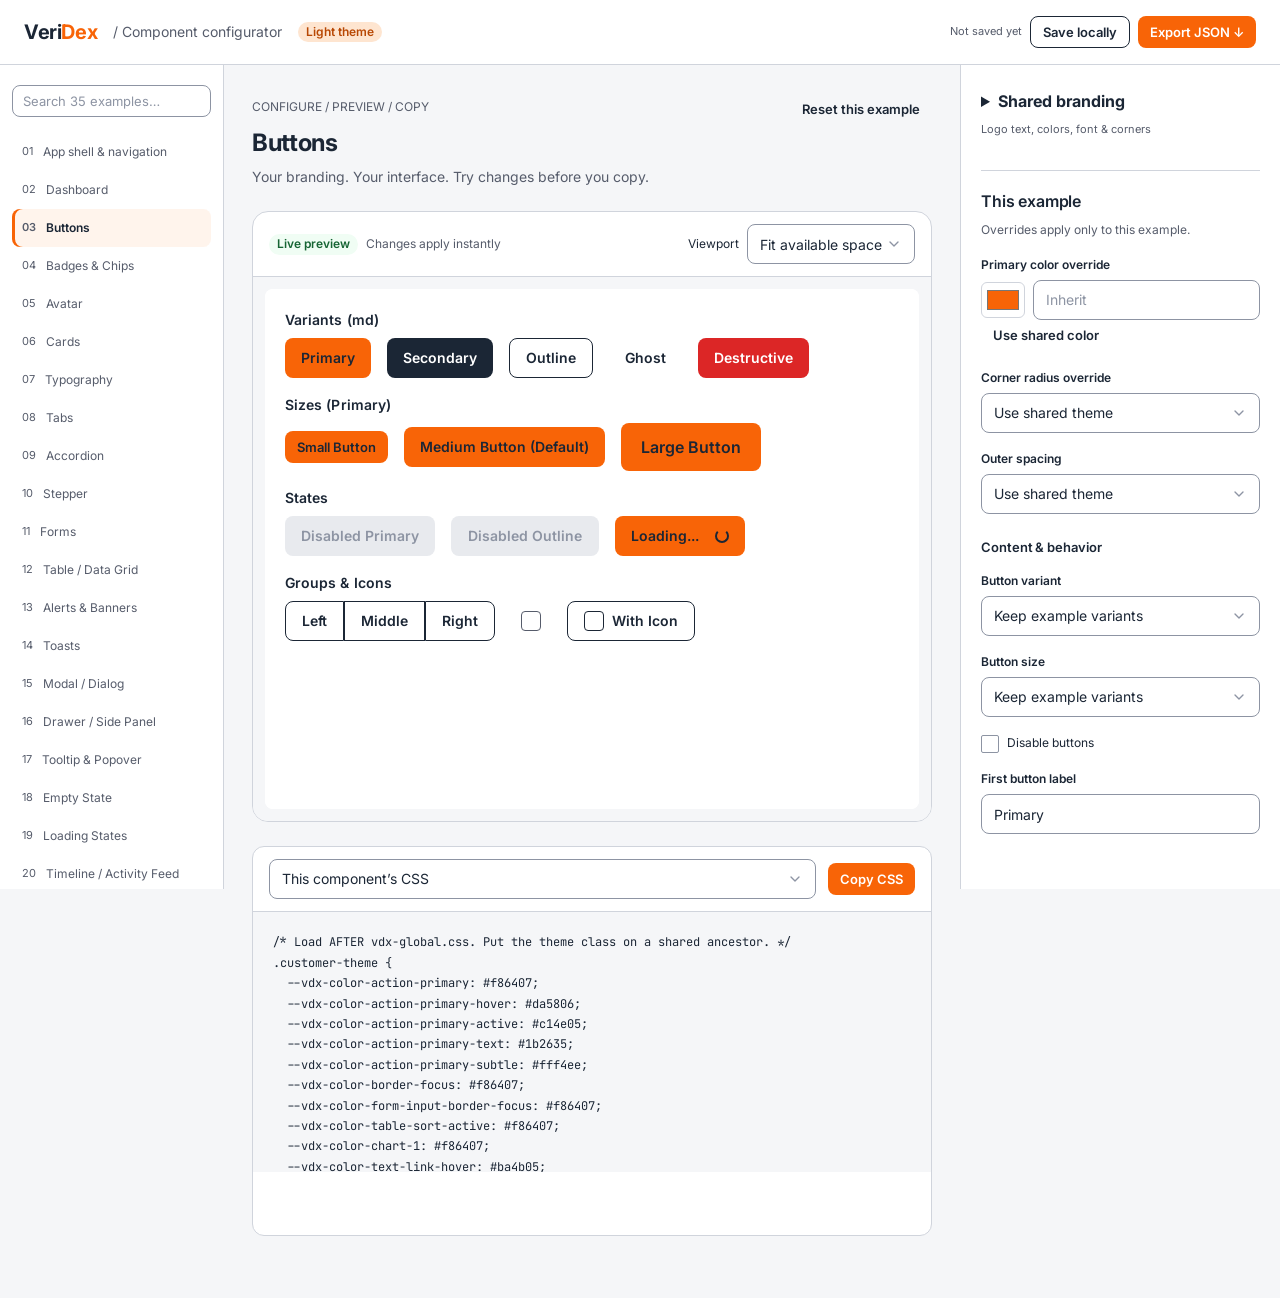
<file: configurator.html>
<!doctype html>
<html lang="en">
<head>
<meta charset="utf-8"><meta name="viewport" content="width=device-width, initial-scale=1">
<title>Component configurator · VeriDex</title>
<link rel="stylesheet" href="vdx-global.css">
<style>
:root{color-scheme:light} [hidden]{display:none!important} body{margin:0;background:var(--vdx-color-bg-canvas)}
.cfg-header{display:flex;align-items:center;justify-content:space-between;gap:16px;padding:16px 24px;background:var(--vdx-color-bg-surface);border-bottom:1px solid var(--vdx-color-border-subtle)}
.cfg-brand{display:flex;align-items:center;gap:16px}.cfg-actions{display:flex;gap:8px;align-items:center;flex-wrap:wrap}.cfg-layout{display:grid;grid-template-columns:224px minmax(0,1fr) 320px;align-items:start}
.cfg-nav{height:calc(100dvh - 76px);position:sticky;top:0;overflow:auto;padding:20px 12px;background:var(--vdx-color-bg-surface);border-right:1px solid var(--vdx-color-border-subtle)}
.cfg-nav input{width:100%;margin-bottom:16px}.cfg-nav button{display:flex;width:100%;align-items:center;gap:10px;min-height:38px;background:transparent;color:var(--vdx-color-text-secondary);border:0;border-radius:var(--vdx-radius-md);padding:8px 10px;text-align:left;font-size:12px;cursor:pointer}
.cfg-nav button:hover{background:var(--vdx-color-bg-subtle)}.cfg-nav button[aria-current=true]{background:var(--vdx-color-action-primary-subtle);color:var(--vdx-color-text-primary);box-shadow:inset 3px 0 var(--vdx-color-action-primary);font-weight:600}.cfg-nav button span:first-child{font-size:11px;color:var(--vdx-color-text-secondary)}.cfg-dot{margin-left:auto;color:var(--vdx-color-action-primary)!important}
.cfg-main{padding:28px;min-width:0}.cfg-intro{display:flex;justify-content:space-between;align-items:start;gap:12px;margin-bottom:24px}.cfg-intro h1{font-size:24px;margin:8px 0}.cfg-preview{background:var(--vdx-color-bg-surface);border:1px solid var(--vdx-color-border-subtle);border-radius:var(--vdx-radius-xl);overflow:hidden}.cfg-preview-bar{padding:12px 16px;border-bottom:1px solid var(--vdx-color-border-subtle);display:flex;justify-content:space-between;align-items:center;gap:12px;flex-wrap:wrap}.cfg-preview-stage{background:var(--vdx-color-bg-subtle);padding:12px;min-width:0;display:flex;justify-content:center}iframe{display:block;width:100%;height:520px;border:0;background:white;max-width:100%;border-radius:var(--vdx-radius-md)}
.cfg-inspector{position:sticky;top:0;height:calc(100dvh - 76px);overflow:auto;background:var(--vdx-color-bg-surface);border-left:1px solid var(--vdx-color-border-subtle);padding:24px 20px}.cfg-inspector h2{font-size:16px;margin-bottom:8px}.cfg-inspector h3{font-size:13px;margin:24px 0 14px}.cfg-field{margin-bottom:16px}.cfg-field label{display:block;font-size:12px;font-weight:600;margin-bottom:6px}.cfg-field .vdx-input,.cfg-field .vdx-select{width:100%;min-width:0}.cfg-field input[type=color]{width:44px;min-width:44px;height:36px;padding:3px;border:1px solid var(--vdx-color-border-subtle);border-radius:6px;background:var(--vdx-color-bg-surface)}.cfg-color{display:flex;gap:8px;align-items:center}.cfg-hint{font-size:11px;color:var(--vdx-color-text-secondary);margin-top:5px}.cfg-check{display:flex!important;align-items:center;gap:8px;font-weight:400!important}.cfg-section summary{cursor:pointer;margin-bottom:12px}.cfg-section summary .cfg-hint{display:block;margin-top:6px}.cfg-section{padding-bottom:20px;margin-bottom:20px;border-bottom:1px solid var(--vdx-color-border-subtle)}
.cfg-output{margin-top:24px;border:1px solid var(--vdx-color-border-subtle);border-radius:var(--vdx-radius-lg);background:var(--vdx-color-bg-surface);overflow:hidden}.cfg-output-toolbar{display:flex;align-items:center;justify-content:space-between;gap:12px;flex-wrap:wrap;padding:12px 16px;border-bottom:1px solid var(--vdx-color-border-subtle)}.cfg-output-toolbar select{width:auto;flex:1;min-width:0}.cfg-preview-bar select{width:auto;max-width:100%}.cfg-output textarea{width:100%;height:260px;display:block;border:0;resize:vertical;font:12px/1.7 var(--vdx-font-family-mono);padding:20px;background:var(--vdx-color-bg-subtle);color:var(--vdx-color-text-primary);tab-size:2}.cfg-output p{padding:12px 16px;font-size:12px;color:var(--vdx-color-text-secondary)}.cfg-status{position:fixed;bottom:20px;left:50%;transform:translateX(-50%);max-width:90vw;padding:12px 20px;z-index:900;border-radius:var(--vdx-radius-md);background:var(--vdx-color-bg-surface);box-shadow:var(--vdx-shadow-lg);border:1px solid var(--vdx-color-border-subtle);font-size:13px}.cfg-save{font-size:11px;color:var(--vdx-color-text-secondary)}
@media(max-width:1180px){.cfg-layout{grid-template-columns:180px minmax(0,1fr) 280px}.cfg-main{padding:20px}.cfg-header{padding:16px}.cfg-brand{gap:8px}}
@media(max-width:960px){.cfg-layout{grid-template-columns:180px minmax(0,1fr)}.cfg-inspector{grid-column:2;position:static;height:auto;border-top:1px solid var(--vdx-color-border-subtle)}.cfg-nav{grid-row:1 / 3;height:100dvh}.cfg-header{flex-wrap:wrap}.cfg-main{padding:16px}}
@media(max-width:600px){.cfg-layout{display:block}.cfg-nav{position:static;height:auto;max-height:240px;border-bottom:1px solid var(--vdx-color-border-subtle)}#component-list{display:grid;grid-template-columns:1fr 1fr}.cfg-brand{flex-wrap:wrap}.cfg-intro{flex-wrap:wrap}.cfg-inspector{padding:20px}.cfg-main{padding:16px}.cfg-preview-stage{padding:0}iframe{height:540px}.cfg-output-toolbar{align-items:stretch}.cfg-output-toolbar>*{max-width:100%}.cfg-actions .vdx-btn{white-space:normal}.cfg-nav input{margin-bottom:8px}}
@media(prefers-reduced-motion:reduce){*{scroll-behavior:auto!important}}
</style>
</head>
<body>
<a class="vdx-skip-link" href="#main">Skip to configurator</a>
<header class="cfg-header"><div class="cfg-brand"><a href="index.html" class="vdx-logo"><span class="vdx-logo__text">Veri<span class="vdx-logo__text-accent">Dex</span></span></a><span class="vdx-body-sm vdx-text-secondary">/ Component configurator</span><span class="vdx-badge vdx-badge--primary">Light theme</span></div><div class="cfg-actions"><span id="save-state" class="cfg-save">Not saved yet</span><button id="save" class="vdx-btn vdx-btn--outline vdx-btn--sm">Save locally</button><button id="download" class="vdx-btn vdx-btn--primary vdx-btn--sm">Export JSON ↓</button></div></header>
<div class="cfg-layout">
<aside class="cfg-nav" aria-label="Choose an example"><label class="vdx-sr-only" for="search">Search 35 examples</label><input id="search" class="vdx-input vdx-input--sm" type="search" placeholder="Search 35 examples…"><nav id="component-list" aria-label="Components and page patterns"></nav><p id="no-match" class="vdx-body-xs vdx-text-secondary" hidden>No matching examples.</p></aside>
<main class="cfg-main" id="main" tabindex="-1">
<div class="cfg-intro"><div><span class="vdx-caption vdx-text-secondary">CONFIGURE / PREVIEW / COPY</span><h1 id="title">Buttons</h1><p class="vdx-body-sm vdx-text-secondary">Your branding. Your interface. Try changes before you copy.</p></div><button id="reset-component" class="vdx-btn vdx-btn--ghost vdx-btn--sm">Reset this example</button></div>
<div class="cfg-preview"><div class="cfg-preview-bar"><div class="cfg-actions"><span class="vdx-badge vdx-badge--success">Live preview</span><span id="preview-note" class="vdx-body-xs vdx-text-secondary">Changes apply instantly</span></div><label class="cfg-actions vdx-body-xs">Viewport <select id="viewport" class="vdx-select" aria-label="Preview viewport"><option value="100%">Fit available space</option><option value="768px">Tablet · 768 px</option><option value="375px">Mobile · 375 px</option></select></label></div><div class="cfg-preview-stage"><iframe id="preview" title="Interactive configured component preview"></iframe></div></div>
<div class="cfg-output"><div class="cfg-output-toolbar"><label class="vdx-sr-only" for="output-kind">Code to copy</label><select id="output-kind" class="vdx-select"><option value="component">This component’s CSS</option><option value="theme">All theme CSS</option><option value="html">Configured HTML</option><option value="json">Configuration JSON</option></select><button id="copy" class="vdx-btn vdx-btn--primary vdx-btn--sm">Copy CSS</button></div><textarea id="code" spellcheck="false" readonly aria-label="Generated code"></textarea><p id="code-help">Load this CSS after vdx-global.css. The wrapper class keeps your changes scoped.</p></div>
<p class="vdx-body-xs vdx-text-secondary vdx-mt-4">A local configuration prototype. Save stores settings in this browser; export shares them with your development team.</p>
</main>
<aside class="cfg-inspector" aria-label="Configuration controls">
<details class="cfg-section" id="branding"><summary><strong>Shared branding</strong><span class="cfg-hint">Logo text, colors, font & corners</span></summary><p class="vdx-body-xs vdx-text-secondary">Inherited by all 35 examples.</p><div id="global-controls" class="vdx-mt-4"></div><p id="contrast" class="cfg-hint" aria-live="polite"></p><button id="reset-theme" class="vdx-btn vdx-btn--ghost vdx-btn--sm vdx-mt-4">Reset shared branding</button></details>
<h2 id="settings-title">Example settings</h2><p class="vdx-body-xs vdx-text-secondary">Overrides apply only to this example.</p><div id="local-controls" class="vdx-mt-4"></div><h3>Content & behavior</h3><div id="specific-controls"></div>
</aside></div>
<div id="status" class="cfg-status" role="status" hidden></div>
<script>
'use strict';
const $=(s,r=document)=>r.querySelector(s), $$=(s,r=document)=>[...r.querySelectorAll(s)];
const F=(key,label,type,selector,extra={})=>({key,label,type,selector,...extra});
const choice=(key,label,selector,prefix,options)=>F(key,label,'select',selector,{op:'variant',prefix,options:['Original',...options],default:'Original'});
const text=(key,label,selector,initial)=>F(key,label,'text',selector,{op:'text',default:initial});
const show=(key,label,selector)=>F(key,label,'checkbox',selector,{op:'show',default:true});
const SCHEMAS={
 shell:[text('title','Workspace title','.vdx-page-header__title','Agent workspace'),text('subtitle','Welcome message','.vdx-page-header__subtitle','Welcome back, Priya Sharma.'),show('avatar','Show user avatar','.vdx-page-header__actions')],
 dashboard:[F('columns','KPI columns','select','.vdx-grid--4',{op:'columns',options:['4','3','2','1'],default:'4'}),show('trends','Show trends','.vdx-kpi-card__trend'),text('metric','First metric label','.vdx-kpi-card__label','Total Premium')],
 buttons:[choice('variant','Button variant','.vdx-btn','vdx-btn--',['primary','secondary','outline','ghost','destructive']),choice('size','Button size','.vdx-btn','size:vdx-btn--',['sm','md','lg']),F('disabled','Disable buttons','checkbox','.vdx-btn',{op:'disabled',default:false}),text('label','First button label','.vdx-btn','Primary')],
 badges:[choice('tone','Badge tone','.vdx-badge','vdx-badge--',['success','warning','error','info','primary','navy']),show('remove','Show chip remove controls','.vdx-chip__remove')],
 avatar:[choice('size','Avatar size','.vdx-avatar','vdx-avatar--',['xs','sm','md','lg','xl']),text('initials','First avatar initials','.vdx-avatar','PS'),show('presence','Show presence dots','.vdx-avatar-status')],
 cards:[choice('variant','Card variant','.vdx-card','vdx-card--',['compact','comfortable','raised','flat','selected']),text('title','First card title','.vdx-card__title','Default card'),show('footer','Show card footers','.vdx-card__footer')],
 typography:[text('heading','First heading','h1','Your brand, in every detail'),F('align','Text alignment','select','.showcase-demo',{op:'style',property:'text-align',options:['left','center','right'],default:'left'})],
 tabs:[F('active','Initial active tab','select','.vdx-tabs__tab',{op:'activeTab',options:['Overview','Details'],default:'Overview'}),text('label','First tab label','.vdx-tabs__tab','Overview')],
 accordion:[F('expanded','Expand every item','checkbox','.vdx-accordion__trigger',{op:'expand',default:false}),text('title','First item title','.vdx-accordion__trigger',{value:'Policy details'})],
 stepper:[F('vertical','Vertical orientation','checkbox','.vdx-stepper',{op:'toggleClass',className:'vdx-stepper--vertical',default:false}),F('step','Active step','select','.vdx-stepper',{op:'step',options:['1','2','3'],default:'2'})],
 forms:[choice('size','Input size','.vdx-input','vdx-input--',['sm','md','lg']),F('disabled','Disable fields','checkbox','input:not([type=file]),select,textarea',{op:'disabled',default:false}),text('saveLabel','Save button label','.vdx-form-actions .vdx-btn--primary','Save Changes')],
 table:[choice('density','Table density','.vdx-table','vdx-table--',['compact','spacious']),F('striped','Striped rows','checkbox','.vdx-table',{op:'toggleClass',className:'vdx-table--striped',default:false}),show('premium','Show premium column','tr > :nth-child(5)'),show('actions','Show row actions','tr > :nth-child(6)'),F('pageSize','Rows per page','select','.vdx-paginator select',{op:'pageSize',options:['2','3','5'],default:'2'})],
 alerts:[choice('tone','Alert tone','.vdx-alert','vdx-alert--',['success','warning','error','info']),show('dismiss','Show dismiss buttons','.vdx-alert__dismiss')],
 toast:[F('tone','Preview notification','select',null,{op:'toast',options:['success','warning','error','info'],default:'success'}),text('message','Notification message',null,'Your changes have been saved.')],
 modal:[choice('size','Dialog width','.vdx-modal','vdx-modal--',['sm','md','lg','xl','fullscreen']),text('title','Dialog title','.vdx-modal__title','Cancel Policy'),text('confirm','Confirmation label','.vdx-modal__footer .vdx-btn--destructive','Cancel Policy')],
 drawer:[choice('size','Drawer width','.vdx-drawer','vdx-drawer--',['sm','md','lg']),text('title','Drawer title','.vdx-drawer__title','Document Details'),show('attachments','Show attachment examples','.vdx-attachment')],
 tooltip:[text('tooltip','Tooltip text','.vdx-tooltip','This is a helpful tooltip text.'),text('title','Popover title','.vdx-popover h4','Popover Title')],
 empty:[text('title','Empty-state title','.vdx-empty__title','No policies yet'),text('body','Supporting message','.vdx-empty__body','Add your first policy to get started.'),show('actions','Show next-step actions','.vdx-empty__actions')],
 loading:[F('progress','Progress (%)','range','.vdx-progress:not(.vdx-progress--indeterminate)',{op:'progress',min:0,max:100,default:60}),choice('size','Spinner size','.vdx-spinner','vdx-spinner--',['xs','sm','md','lg','xl']),show('skeletons','Show skeleton placeholders','.vdx-skeleton')],
 timeline:[show('time','Show timestamps','.vdx-timeline__time'),show('details','Show event descriptions','.vdx-timeline__body'),text('event','First event title','.vdx-timeline__event','Policy issued')],
 breadcrumb:[text('current','Current page label','.vdx-breadcrumb__current','Policy details'),F('separator','Breadcrumb separator','select',null,{op:'separator',options:['/','›','→'],default:'/'})],
 kanban:[F('columns','Board columns','select','.vdx-grid',{op:'columns',options:['4','3','2','1'],default:'4'}),text('task','First task title','.vdx-card__title','Review Renewal'),show('badges','Show priority badges','.vdx-badge')],
 calendar:[F('month','Starting month','month',null,{op:'month',default:'2025-06'}),F('weekends','Highlight weekends','checkbox',null,{op:'weekends',default:false})],
 invoice:[text('title','Invoice title','.vdx-premium-card__title','Invoice INV-9923'),text('due','Due-date label','.vdx-premium-card__period','Due: Oct 15, 2026'),show('coverage','Show coverage details','.vdx-coverage-tile')],
 inventory:[choice('density','Table density','.vdx-table','vdx-table--',['compact','spacious']),show('category','Show category column','tr > :nth-child(3)'),show('stock','Show stock column','tr > :nth-child(4)')],
 hr:[choice('size','Avatar size','.vdx-avatar','vdx-avatar--',['sm','md','lg','xl']),text('name','First employee name','.vdx-card .vdx-h6','Priya Sharma'),show('details','Show role and location','.vdx-card .vdx-body-xs')],
 crm:[text('customer','Customer name','.vdx-dl__value','Acme Corp Ltd.'),F('columns','Detail columns','select','.vdx-dl',{op:'columns',options:['3','2','1'],default:'3'})],
 finance:[text('label','First metric label','.vdx-kpi-card__label','Monthly Revenue'),text('value','First metric value','.vdx-kpi-card__value','$1.2M'),show('trends','Show trends','.vdx-kpi-card__trend')],
 report:[text('title','Report title','.vdx-page-header h1','Q3 Premium Production'),text('subtitle','Report subtitle','.vdx-page-header__subtitle','Generated on Oct 1, 2026'),show('export','Show export actions','.vdx-page-header__actions')],
 settings:[F('disabled','Read-only fields','checkbox','input',{op:'disabled',default:false}),text('save','Save button label','.vdx-form-actions button','Save Profile')],
 login:[text('label','Sign-in button label','.vdx-btn--primary','Sign In'),choice('elevation','Card presentation','.vdx-card','vdx-card--',['raised','flat']),F('disabled','Disable sign-in button','checkbox','.vdx-btn--primary',{op:'disabled',default:false})],
 user:[text('role','Role display label','.vdx-badge','Admin'),text('name','First user name','tbody td:first-child','Priya Sharma'),show('actions','Show action column','tr > :nth-child(4)')],
 role:[text('resource','Resource label','tbody td:first-child','Policies'),F('locked','Lock permission controls','checkbox','input',{op:'disabled',default:false}),show('delete','Show delete column','tr > :nth-child(4)')],
 notif:[text('title','First notification title','.vdx-notification-item__title','New Endorsement Request'),F('unread','Emphasize unread notifications','checkbox','.vdx-notification-item:first-child',{op:'toggleClass',className:'vdx-notification-item--unread',default:true}),show('time','Show timestamps','.vdx-notification-item__time')],
 audit:[text('field','Field label','.vdx-audit-change__field','Coverage Limit (General Liability)'),text('previous','Previous value','.vdx-audit-change__prev .vdx-audit-change__value','$1,000,000'),text('next','New value','.vdx-audit-change__next .vdx-audit-change__value','$2,000,000'),show('meta','Show editor and timestamp','.vdx-audit-change__meta')]
};
// Schema fields drive both the inspector and the JSON export.
SCHEMAS.accordion[1].default='Policy details';
const DEFAULTS={scope:'customer-theme',brand:'VeriDex',accent:'#f86407',surface:'#ffffff',text:'#1b2635',font:'Inter',radius:'8'};
const GLOBAL_FIELDS=[F('brand','Brand name','text',null,{default:DEFAULTS.brand}),F('scope','CSS wrapper class','text',null,{default:DEFAULTS.scope,hint:'A class name, without the dot. Example: claims-module.'}),F('accent','Primary brand color','color',null,{default:DEFAULTS.accent}),F('surface','Surface color','color',null,{default:DEFAULTS.surface}),F('text','Text color','color',null,{default:DEFAULTS.text}),F('font','Typeface','select',null,{options:['Inter','System sans','Georgia','Monospace'],default:'Inter'}),F('radius','Corner radius','range',null,{min:0,max:24,default:'8'})];
const LOCAL_FIELDS=[F('accent','Primary color override','color',null,{default:'',optional:true}),F('radius','Corner radius override','select',null,{options:['Inherit','0','4','8','12','16','24'],default:'Inherit'}),F('padding','Outer spacing','select',null,{options:['Inherit','0','8','16','24','32'],default:'Inherit'})];
let state={version:1,theme:{...DEFAULTS},components:{}};
let selected='buttons', ready=false, dirty=false, outputMode='component';
const storageKey='veridex-configurator-v1';
function validValue(field,value){
 if(field.type==='checkbox')return typeof value==='boolean';
 if(field.type==='select')return field.options.includes(value);
 if(field.type==='color')return (field.optional&&value==='')||/^#[0-9a-f]{6}$/i.test(value);
 if(field.type==='range')return Number.isFinite(Number(value))&&Number(value)>=field.min&&Number(value)<=field.max;
 if(field.type==='month')return /^\d{4}-(0[1-9]|1[0-2])$/.test(value);
 return typeof value==='string'&&value.length<=200;
}
try{
 const saved=JSON.parse(localStorage.getItem(storageKey)||'null');
 if(saved?.version===1){for(const f of GLOBAL_FIELDS)if(validValue(f,saved.theme?.[f.key]))state.theme[f.key]=saved.theme[f.key];for(const id of Object.keys(SCHEMAS)){const source=saved.components?.[id];if(!source)continue;const target={};for(const f of [...LOCAL_FIELDS,...SCHEMAS[id]])if(validValue(f,source[f.key]))target[f.key]=source[f.key];if(Object.keys(target).length)state.components[id]=target;}$('#save-state').textContent='Loaded saved settings';}
}catch{$('#save-state').textContent='Local storage unavailable';}
if(!/^[a-z][a-z0-9-]*$/i.test(state.theme.scope))state.theme.scope='customer-theme';
let noticeTimer;
function notice(message){$('#status').textContent=message;$('#status').hidden=false;clearTimeout(noticeTimer);noticeTimer=setTimeout(()=>$('#status').hidden=true,4500);}
function markDirty(){dirty=true;$('#save-state').textContent='Unsaved changes';renderNav();}
function local(){return state.components[selected]||{};}
function createField(f,value,onChange){
 const box=document.createElement('div');box.className='cfg-field';const id=`control-${f.key}-${onChange===changeGlobal?'global':'local'}`;
 const label=document.createElement('label');label.htmlFor=id;label.textContent=f.label;box.append(label);
 let input=document.createElement(f.type==='select'?'select':'input');input.id=id;input.dataset.key=f.key;
 if(f.type==='select'){input.className='vdx-select';for(const v of f.options){const o=document.createElement('option');o.value=v;o.textContent=v==='Original'?'Keep example variants':v==='Inherit'?'Use shared theme':v;input.append(o);}input.value=String(value);}
 else{input.type=f.type;input.className=f.type==='checkbox'?'vdx-checkbox':'vdx-input';if(f.type==='checkbox'){input.checked=Boolean(value);label.className='cfg-check';label.prepend(input);}else input.value=String(value??'');if(f.type==='text')input.maxLength=200;if(f.type==='range'){input.min=f.min;input.max=f.max;input.step=1;}}
 const event=f.type==='text'||f.type==='range'||f.type==='color'?'input':'change';
 const commit=()=>{const v=f.type==='checkbox'?input.checked:input.value;if(validValue(f,v))onChange(f.key,v);};input.addEventListener(event,commit);
 if(f.type==='color'){
  input.value=value||state.theme.accent;const row=document.createElement('div');row.className='cfg-color';const hex=document.createElement('input');hex.className='vdx-input';hex.type='text';hex.maxLength=7;hex.value=value||'';hex.placeholder=f.optional?'Inherit':value;hex.setAttribute('aria-label',f.label+' hex value');hex.addEventListener('input',()=>{if(validValue(f,hex.value)){input.value=hex.value||state.theme.accent;hex.removeAttribute('aria-invalid');onChange(f.key,hex.value);}else hex.setAttribute('aria-invalid','true');});input.addEventListener('input',()=>hex.value=input.value);row.append(input,hex);box.append(row);
 }else if(f.type!=='checkbox')box.append(input);
 if(f.type==='range'){const hint=document.createElement('p');hint.className='cfg-hint';hint.textContent=value+(f.key==='progress'?'%':' px');input.addEventListener('input',()=>hint.textContent=input.value+(f.key==='progress'?'%':' px'));box.append(hint);}
 if(f.optional){const reset=document.createElement('button');reset.className='vdx-btn vdx-btn--ghost vdx-btn--sm';reset.textContent='Use shared color';reset.onclick=()=>{onChange(f.key,'');renderInspector();};box.append(reset);}
 if(f.hint){const hint=document.createElement('p');hint.className='cfg-hint';hint.textContent=f.hint;box.append(hint);}
 return box;
}
function changeGlobal(key,value){
 if(key==='scope'&&!/^[a-z][a-z0-9-]*$/i.test(value)){$('#control-scope-global').setAttribute('aria-invalid','true');return;}
 if(key==='scope')$('#control-scope-global').removeAttribute('aria-invalid');state.theme[key]=value;markDirty();apply();
}
function changeLocal(key,value){state.components[selected]||={};state.components[selected][key]=value;markDirty();apply();}
function renderInspector(){
 $('#global-controls').replaceChildren(...GLOBAL_FIELDS.map(f=>createField(f,state.theme[f.key],changeGlobal)));
 $('#local-controls').replaceChildren(...LOCAL_FIELDS.map(f=>createField(f,local()[f.key]??f.default,changeLocal)));
 $('#specific-controls').replaceChildren(...SCHEMAS[selected].map(f=>createField(f,local()[f.key]??f.default,changeLocal)));
}
let ITEMS=[];
function renderNav(){
 const query=$('#search').value.toLowerCase();const visible=ITEMS.filter(x=>x.title.toLowerCase().includes(query));$('#component-list').replaceChildren();
 for(const item of visible){const b=document.createElement('button');b.dataset.component=item.id;b.setAttribute('aria-current',String(item.id===selected));const number=document.createElement('span');number.textContent=String(ITEMS.indexOf(item)+1).padStart(2,'0');const title=document.createElement('span');title.textContent=item.title;b.append(number,title);if(Object.keys(state.components[item.id]||{}).length){const dot=document.createElement('span');dot.className='cfg-dot';dot.textContent='•';dot.setAttribute('aria-label','Customized');b.append(dot);}b.onclick=()=>selectComponent(item.id);$('#component-list').append(b);}$('#no-match').hidden=visible.length>0;
}
function selectComponent(id){selected=id;$('#title').textContent=ITEMS.find(x=>x.id===id).title;$('#settings-title').textContent='This example';renderInspector();renderNav();loadPreview();}
function luminance(hex){const c=hex.match(/\w\w/g).map(x=>parseInt(x,16)/255).map(x=>x<=.04045?x/12.92:((x+.055)/1.055)**2.4);return .2126*c[0]+.7152*c[1]+.0722*c[2];}
function contrast(a,b){const [lo,hi]=[luminance(a),luminance(b)].sort((a,b)=>a-b);return (hi+.05)/(lo+.05);}
function foreground(bg){return contrast(bg,'#ffffff')>contrast(bg,'#1b2635')?'#ffffff':'#1b2635';}
function mix(hex,toward,amount){return '#'+[0,2,4].map(i=>Math.round(parseInt(hex.slice(i+1,i+3),16)*(1-amount)+parseInt(toward.slice(i+1,i+3),16)*amount).toString(16).padStart(2,'0')).join('');}
const FONTS={Inter:"'Inter', system-ui, sans-serif",'System sans':"system-ui, -apple-system, 'Segoe UI', sans-serif",Georgia:'Georgia, serif',Monospace:"'JetBrains Mono', Consolas, monospace"};
function tokenDeclarations(values,global=false){
 const d={};const accent=values.accent;
 if(accent){d['--vdx-color-action-primary']=accent;d['--vdx-color-action-primary-hover']=mix(accent,'#000000',.12);d['--vdx-color-action-primary-active']=mix(accent,'#000000',.22);d['--vdx-color-action-primary-text']=foreground(accent);d['--vdx-color-action-primary-subtle']=mix(accent,'#ffffff',.93);d['--vdx-color-border-focus']=accent;d['--vdx-color-form-input-border-focus']=accent;d['--vdx-color-table-sort-active']=accent;d['--vdx-color-chart-1']=accent;d['--vdx-color-text-link-hover']=mix(accent,'#000000',.25);d['--vdx-color-nav-item-active-bg']=mix(accent,'#ffffff',.93);}
 if(values.radius!==undefined&&values.radius!=='Inherit'){const n=Number(values.radius);for(const [key,v] of Object.entries({sm:n/2,md:n,lg:n*1.5,xl:n*2,'2xl':n*3}))d['--vdx-radius-'+key]=v+'px';}
 if(global){d['--vdx-color-bg-surface']=values.surface;d['--vdx-color-bg-surface-raised']=values.surface;d['--vdx-color-text-primary']=values.text;d['--vdx-font-family-primary']=FONTS[values.font];d['--vdx-type-family-primary']=FONTS[values.font];d['--vdx-color-nav-bg']=values.surface;d['--vdx-color-nav-text']=values.text;d['--vdx-color-nav-text-active']=values.text;d['--vdx-color-nav-item-hover-bg']='var(--vdx-color-bg-subtle)';d['--vdx-color-nav-border']='var(--vdx-color-border-subtle)';d['--vdx-color-nav-group-label']='var(--vdx-color-text-secondary)';}
 return d;
}
function rule(selector,declarations){const entries=Object.entries(declarations);return entries.length?`${selector} {\n${entries.map(([k,v])=>'  '+k+': '+v+';').join('\n')}\n}\n`:'';}
function scope(id){return `.${state.theme.scope} [data-vdx-component="${id}"]`;}
function exampleCSS(id){const values=state.components[id]||{};let css=rule(scope(id),tokenDeclarations(values));if(values.padding&&values.padding!=='Inherit')css+=rule(scope(id),{padding:values.padding+'px'});
 for(const f of SCHEMAS[id]){const v=values[f.key];if(v===undefined)continue;
 if(f.op==='columns')css+=rule(`${scope(id)} ${f.selector}`,{'grid-template-columns':`repeat(${v}, minmax(0, 1fr))`})+`@media (max-width: 767px) {\n${rule(`${scope(id)} ${f.selector}`,{'grid-template-columns':'minmax(0, 1fr)'})}}\n`;
 if(f.op==='style')css+=rule(`${scope(id)} ${f.selector.replace('.showcase-demo','[data-vdx-demo]')}`,{[f.property]:v});
 if(f.op==='separator')css+=rule(`${scope(id)} .vdx-breadcrumb__item + .vdx-breadcrumb__item::before`,{content:JSON.stringify(v)});
 if(f.op==='weekends'&&v)css+=rule(`${scope(id)} td:first-child, ${scope(id)} td:last-child`,{background:'var(--vdx-color-action-primary-subtle)'});
 }
 return css;
}
function themeCSS(ids){let css='/* Load AFTER vdx-global.css. Put the theme class on a shared ancestor. */\n'+rule('.'+state.theme.scope,{...tokenDeclarations(state.theme,true),'font-family':'var(--vdx-font-family-primary)',color:'var(--vdx-color-text-primary)'});for(const id of ids)css+=exampleCSS(id);return css;}
const frame=$('#preview');let frameDoc=null, originalText=new WeakMap(), originalClasses=new WeakMap();
function targets(selector){if(!selector)return [];const roots=[frameDoc.querySelector('#sec-'+selected),...frameDoc.querySelectorAll('[data-config-overlay]')];return roots.flatMap(r=>r?[...r.querySelectorAll(selector)]:[]);}
function applyField(f,value){
 const nodes=targets(f.selector), bridge=frame.contentWindow.configBridge;
 if(f.op==='text'&&nodes[0]){const el=nodes[0];if(!originalText.has(el))originalText.set(el,el.innerHTML);if(value==='')el.innerHTML=originalText.get(el);else if(f.selector==='.vdx-accordion__trigger'){const icon=el.querySelector('.vdx-accordion__icon')?.cloneNode(true);el.textContent=value;if(icon)el.append(icon);}else el.textContent=value;}
 if(f.op==='variant')for(const el of nodes){if(!originalClasses.has(el))originalClasses.set(el,[...el.classList]);const prefix=f.prefix.replace('size:','');const group=f.options.filter(v=>v!=='Original').map(v=>prefix+v);group.forEach(c=>el.classList.remove(c));if(value!=='Original'&&value!=='md')el.classList.add(prefix+value);else if(value==='md'&&!['vdx-btn--','vdx-input--'].includes(prefix))el.classList.add(prefix+value);else if(value==='Original')originalClasses.get(el).filter(c=>group.includes(c)).forEach(c=>el.classList.add(c));}
 if(f.op==='show')nodes.forEach(el=>el.hidden=!value);
 if(f.op==='disabled')nodes.forEach(el=>el.disabled=value);
 if(f.op==='toggleClass')nodes.forEach(el=>el.classList.toggle(f.className,value));
 if(f.op==='activeTab')nodes[value==='Details'?1:0]?.click();
 if(f.op==='expand')nodes.forEach(el=>{el.setAttribute('aria-expanded',String(value));el.nextElementSibling.hidden=!value;});
 if(f.op==='step')for(const stepper of nodes)[...stepper.querySelectorAll('.vdx-stepper__step')].forEach((el,i)=>{for(const c of ['active','completed','error'])el.classList.remove('vdx-stepper__step--'+c);if(i===Number(value)-1){el.classList.add('vdx-stepper__step--active');el.setAttribute('aria-current','step');}else{el.removeAttribute('aria-current');if(i<Number(value)-1)el.classList.add('vdx-stepper__step--completed');}});
 if(f.op==='pageSize')bridge.setPageSize(value);
 if(f.op==='month')bridge.setMonth(value);
 if(f.op==='progress')nodes.forEach(el=>{el.setAttribute('role','progressbar');el.setAttribute('aria-valuemin','0');el.setAttribute('aria-valuemax','100');el.setAttribute('aria-valuenow',value);el.setAttribute('aria-label','Configured progress');const bar=el.querySelector('.vdx-progress__bar');if(bar)bar.style.width=value+'%';});
}
function apply(){
 const ratio=contrast(state.theme.text,state.theme.surface),primary=local().accent||state.theme.accent;
 $('#contrast').textContent=`Text / surface: ${ratio.toFixed(2)}:1 ${ratio>=4.5?'— meets AA for normal text':'— below AA; adjust text or surface'}. Button labels use ${foreground(primary)==='#ffffff'?'white':'navy'} for contrast.`;
 if(!ready){updateOutput();return;}
 frameDoc.body.className=state.theme.scope;
 frameDoc.querySelectorAll('[data-config-overlay]').forEach(el=>el.setAttribute('data-vdx-component',selected));
 frameDoc.querySelectorAll('.vdx-logo__text').forEach(el=>el.textContent=state.theme.brand);
 frameDoc.querySelector('#configured-style').textContent=themeCSS([selected]);
 for(const f of SCHEMAS[selected])if(local()[f.key]!==undefined)applyField(f,local()[f.key]);
 if(selected==='toast')frame.contentWindow.configBridge.configureToast(local().tone||'success',local().message||'Your changes have been saved.');
 updateOutput();
}
const previewCSS=`
#library-sidebar,#library-topbar,#library-intro,#library-content>footer,[data-reference],.showcase-section-header,#no-results,.vdx-skip-link{display:none!important}
#library-shell{display:block!important;min-height:0}#library-content{padding:0!important;max-width:none}#library-main{width:100%}
.showcase-section{border:0!important;border-radius:0!important;margin:0!important;padding:20px;min-width:0;background:var(--vdx-color-bg-surface)}
.showcase-demo{border:0;padding:0;background:transparent}body{background:var(--vdx-color-bg-surface);overflow-wrap:anywhere}
#sec-login .showcase-demo{padding:16px!important}#library-status{max-width:calc(100% - 32px)}
`;
function loadPreview(){
 ready=false;$('#preview-note').textContent='Loading preview…';$('#copy').disabled=true;
 const parsed=new DOMParser().parseFromString(SOURCE,'text/html');
 const base=parsed.createElement('base');base.href=new URL('.',location.href).href;parsed.head.prepend(base);
 const clean=parsed.createElement('style');clean.textContent=previewCSS;parsed.head.append(clean);
 const custom=parsed.createElement('style');custom.id='configured-style';parsed.head.append(custom);
 parsed.querySelectorAll('.showcase-section').forEach(el=>{el.hidden=el.id!=='sec-'+selected;el.setAttribute('data-vdx-component',el.id.replace('sec-',''));});
 // The showcase initializes every example; apply visibility again after initialization.
 const bridge=parsed.createElement('script');bridge.textContent=`
 document.querySelectorAll('.showcase-section').forEach(el=>el.hidden=el.id!=='sec-${selected}');
 document.querySelectorAll('.showcase-demo').forEach(el=>el.setAttribute('data-vdx-demo',''));
 for(const id of ['demo-modal','demo-drawer'])document.getElementById(id).setAttribute('data-config-overlay','');
 window.configBridge={setPageSize(value){sizeSelect.value=value;pageSize=Number(value);tablePage=1;renderTable();},setMonth(value){month=new Date(value+'-01T12:00:00');renderCalendar();},configureToast(tone,message){const area=document.querySelector('#sec-toast .showcase-demo');area.replaceChildren();const button=document.createElement('button');button.className='vdx-btn vdx-btn--primary';button.textContent='Show '+tone+' notification';button.onclick=()=>notify(message,tone);area.append(button);}};
 `;parsed.body.append(bridge);
 frame.onload=()=>{frameDoc=frame.contentDocument;originalText=new WeakMap();originalClasses=new WeakMap();for(const field of SCHEMAS[selected]){if(field.op==='text'&&field.selector){const node=targets(field.selector)[0];if(node)field.default=node.textContent.trim().replace(/\s+/g,' ');}}renderInspector();ready=true;$('#copy').disabled=false;$('#preview-note').textContent='Changes apply instantly';apply();};
 frame.srcdoc='<!doctype html>'+parsed.documentElement.outerHTML;
}
function htmlSnapshot(){
 if(!ready)return '<!-- Preview is loading. -->';
 const root=document.createElement('div');root.className=state.theme.scope;
 const wrapper=document.createElement('div');wrapper.dataset.vdxComponent=selected;root.append(wrapper);
 const section=frameDoc.querySelector('#sec-'+selected);
 for(const demo of section.querySelectorAll(':scope > .showcase-demo')){const copy=demo.cloneNode(true);copy.classList.remove('showcase-demo');if(copy.classList.contains('demo-flex')){copy.classList.remove('demo-flex');copy.classList.add('vdx-inline');}copy.setAttribute('data-vdx-demo','');wrapper.append(copy);}
 if(selected==='modal'||selected==='drawer'){const overlay=frameDoc.getElementById(selected==='modal'?'demo-modal':'demo-drawer').cloneNode(true);overlay.hidden=true;overlay.style.display='none';overlay.dataset.vdxComponent=selected;root.append(overlay);}
 for(const el of root.querySelectorAll('*')){
  for(const attr of [...el.attributes])if(attr.name.startsWith('on')||attr.name==='data-config-overlay')el.removeAttribute(attr.name);
  if(el.classList.contains('demo-flex')){el.classList.remove('demo-flex');el.classList.add('vdx-inline');}
  if(el.matches('input')){if(el.type==='checkbox'||el.type==='radio')el.toggleAttribute('checked',el.checked);else if(el.type!=='file'&&el.type!=='password')el.setAttribute('value',el.value);}
  if(el.matches('textarea'))el.textContent=el.value;
  if(el.matches('option'))el.toggleAttribute('selected',el.selected);
 }
 return '<!-- Load vdx-global.css, then your exported CSS.\nStatic configured markup: wire events in your application using the JSON settings. -->\n'+root.outerHTML.replace(/></g,'>\n<');
}
function configuration(){return {...state,usage:{stylesheet:'vdx-global.css',themeClass:state.theme.scope,componentAttribute:'data-vdx-component',note:'Apply theme tokens and pass component settings as inputs. Labels, visibility and disabled states are presentation configuration, not authorization rules.'}};}
function updateOutput(){
 const kind=$('#output-kind').value;
 $('#code').value=kind==='html'?htmlSnapshot():kind==='json'?JSON.stringify(configuration(),null,2):themeCSS(kind==='theme'?Object.keys(state.components):[selected]);
 $('#copy').textContent=kind==='html'?'Copy HTML':kind==='json'?'Copy JSON':'Copy CSS';
 $('#code-help').textContent=kind==='html'?'Configured markup, including state and labels. Event handlers are intentionally excluded; connect interactions in your application.':kind==='json'?'Portable settings for your app to load. CSS handles styling; JSON carries content, state, and layout choices.':kind==='theme'?'Shared branding plus every customized example. Load after vdx-global.css and keep each data-vdx-component wrapper.':'Shared branding plus this example’s styling overrides. Copy the HTML too for sizes, variants, labels, and visibility settings.';
}
$('#search').oninput=renderNav;
$('#viewport').onchange=()=>{frame.style.width=$('#viewport').value;};
$('#output-kind').onchange=updateOutput;
$('#copy').onclick=async()=>{
 const code=$('#code').value;try{if(!navigator.clipboard)throw Error();await navigator.clipboard.writeText(code);notice('Copied '+$('#copy').textContent.replace('Copy ',''));}
 catch{$('#code').focus();$('#code').select();let ok=false;try{ok=document.execCommand('copy');}catch{}notice(ok?'Copied to clipboard.':'Code selected. Press Ctrl+C or ⌘C to copy.');}
};
$('#save').onclick=()=>{try{localStorage.setItem(storageKey,JSON.stringify(state));dirty=false;$('#save-state').textContent='Saved in this browser';notice('Saved all 35 examples’ settings locally.');}catch{notice('Browser storage is unavailable. Use Export JSON to keep your settings.');}};
$('#download').onclick=()=>{const blob=new Blob([JSON.stringify(configuration(),null,2)],{type:'application/json'});const url=URL.createObjectURL(blob);const a=document.createElement('a');a.href=url;a.download=state.theme.scope+'-config.json';a.click();setTimeout(()=>URL.revokeObjectURL(url),1000);notice('Configuration JSON exported.');};
$('#reset-component').onclick=()=>{delete state.components[selected];markDirty();renderInspector();loadPreview();notice('This example now uses the shared theme and original demo settings.');};
$('#reset-theme').onclick=()=>{state.theme={...DEFAULTS};markDirty();renderInspector();apply();notice('Shared branding reset. Individual overrides are preserved.');};

// Embedded showcase snapshot: the configurator needs only vdx-global.css beside it.
const SOURCE = "\u003c!DOCTYPE html>\n\u003chtml lang=\"en\">\u003chead>\u003cmeta charset=\"UTF-8\">\u003cmeta name=\"viewport\" content=\"width=device-width, initial-scale=1\">\u003cmeta name=\"color-scheme\" content=\"light\">\u003ctitle>Component library \u2014 UI showcase \u00b7 VeriDex\u003c/title>\u003clink rel=\"stylesheet\" href=\"vdx-global.css\">\u003cstyle>\n/* Showcase presentation only. Component styling remains in vdx-global.css. */\n:root {\n  color-scheme: light;\n  --vdx-color-nav-bg: var(--vdx-color-bg-surface);\n  --vdx-color-nav-text: var(--vdx-color-text-secondary);\n  --vdx-color-nav-text-active: var(--vdx-color-text-primary);\n  --vdx-color-nav-item-active-bg: var(--vdx-color-action-primary-subtle);\n  --vdx-color-nav-item-hover-bg: var(--vdx-color-bg-subtle);\n  --vdx-color-nav-border: var(--vdx-color-border-subtle);\n  --vdx-color-nav-group-label: var(--vdx-color-text-secondary);\n}\n[hidden] { display: none !important; }\nhtml { scroll-behavior: smooth; scroll-padding-top: var(--vdx-space-24, 96px); }\nbody { overflow-wrap: anywhere; }\n#library-shell { display: grid; grid-template-columns: auto minmax(0, 1fr); align-items: start; }\n#library-sidebar { top: 0; height: 100dvh; padding-top: var(--vdx-space-5); scrollbar-color: var(--vdx-color-border-subtle) transparent; }\n#library-brand { padding: 0 var(--vdx-space-5) var(--vdx-space-5); }\n#library-brand .vdx-logo { gap: var(--vdx-space-2); }\n#library-nav { padding-top: 0; }\n#library-nav .vdx-nav__item { gap: var(--vdx-space-2); min-height: 36px; font-size: var(--vdx-type-body-xs-size); }\n#library-nav .vdx-nav__icon { color: var(--vdx-color-text-secondary); font-size: var(--vdx-type-body-xs-size); }\n#library-nav .vdx-nav__badge { background: var(--vdx-color-bg-subtle); color: var(--vdx-color-text-secondary); font-weight: 500; }\n#library-nav .vdx-nav__item--active { box-shadow: inset 3px 0 var(--vdx-color-action-primary); }\n#library-main { min-width: 0; }\n#library-topbar { position: sticky; top: 0; z-index: var(--vdx-z-sticky); height: auto; min-height: var(--vdx-topbar-height); padding: var(--vdx-space-3) var(--vdx-space-8); gap: var(--vdx-space-4); flex-wrap: wrap; }\n#library-topbar .vdx-search-wrapper { flex: 1; min-width: 160px; max-width: 440px; }\n#library-topbar .vdx-input { width: 100%; }\n#library-topbar .vdx-search-icon { pointer-events: none; }\n#library-content { padding: var(--vdx-space-8); max-width: 1560px; margin: auto; }\n#library-intro { margin-bottom: var(--vdx-space-8); }\n#library-intro h1 { margin: var(--vdx-space-3) 0; }\n#library-intro p { max-width: 740px; }\n#library-summary { margin-left: auto; white-space: nowrap; }\n.showcase-section { background: var(--vdx-color-bg-surface); border: 1px solid var(--vdx-color-border-subtle); border-radius: var(--vdx-radius-xl); margin-bottom: var(--vdx-space-6); padding: var(--vdx-space-6); scroll-margin-top: var(--vdx-space-24, 96px); min-width: 0; }\n.showcase-section-header { margin-bottom: var(--vdx-space-5); }\n.showcase-section-header h2 { font-size: var(--vdx-type-h5-size); display: flex; align-items: center; gap: var(--vdx-space-3); }\n.showcase-section-header p { margin-top: var(--vdx-space-1); }\n.showcase-demo { min-width: 0; padding: var(--vdx-space-5); border: 1px solid var(--vdx-color-border-subtle); border-radius: var(--vdx-radius-lg); }\n.demo-flex { display:flex; gap:var(--vdx-space-4); flex-wrap:wrap; align-items:center; margin-bottom:var(--vdx-space-4); }\n.icon-placeholder { width:var(--vdx-icon-md); height:var(--vdx-icon-md); display:inline-block; border:1.5px solid currentColor; border-radius:var(--vdx-radius-sm); }\n.icon-placeholder-lg { width:var(--vdx-icon-lg); height:var(--vdx-icon-lg); }\n[data-class-list] { display:flex; flex-wrap:wrap; gap:var(--vdx-space-2); margin-top:var(--vdx-space-3); }\n[data-class-list] button { font-family:var(--vdx-font-family-mono); font-size:var(--vdx-type-body-xs-size); padding:var(--vdx-space-1) var(--vdx-space-2); border:1px solid var(--vdx-color-border-subtle); border-radius:var(--vdx-radius-sm); background:var(--vdx-color-bg-subtle); color:var(--vdx-color-text-secondary); cursor:pointer; max-width:100%; text-align:left; }\n[data-class-list] button[data-kind=\"element\"] { background:var(--vdx-color-status-info-bg); color:var(--vdx-color-text-info); }\n[data-class-list] button[data-kind=\"modifier\"] { background:var(--vdx-color-action-primary-subtle); color:var(--vdx-color-text-primary); }\n[data-class-list] button:hover { box-shadow:var(--vdx-shadow-sm); border-color:var(--vdx-color-border-focus); }\n[data-reference] { margin-top:var(--vdx-space-5); padding-top:var(--vdx-space-4); border-top:1px solid var(--vdx-color-border-subtle); }\n[data-reference] summary { cursor:pointer; color:var(--vdx-color-text-secondary); font-size:var(--vdx-type-body-xs-size); }\n[data-reference] summary::marker { color:var(--vdx-color-action-primary); }\n.vdx-grid > *, .vdx-form-grid > * { min-width:0; }\n#library-content .vdx-table-wrapper { max-width:100%; overflow-x:auto; }\n#library-content .vdx-table-toolbar, #library-content .vdx-paginator { flex-wrap:wrap; gap:var(--vdx-space-3); }\n#library-content .vdx-table-toolbar__left { flex-wrap:wrap; }\n#library-content .vdx-stepper { overflow-x:auto; }\n#library-content .vdx-stepper--vertical { overflow:visible; }\n#library-content .vdx-tooltip { pointer-events:auto; }\n#sec-tooltip .showcase-demo { padding-top:var(--vdx-space-12); padding-bottom:var(--vdx-space-8); }\n#library-status { max-width:min(440px, calc(100vw - 32px)); }\n#library-sidebar.vdx-sidebar--collapsed #library-brand { display:none; }\n#library-sidebar.vdx-sidebar--collapsed .vdx-nav__item { padding-inline:var(--vdx-space-2); }\n#sec-calendar th, #sec-calendar td { padding:var(--vdx-space-1); }\n#sec-calendar .vdx-btn-icon { width:28px; height:32px; min-width:0; }\n#sec-calendar .showcase-demo { max-width:100%; }\n@media (min-width:768px) and (max-width:1023px) {\n #library-sidebar:not(.vdx-sidebar--collapsed) { width:var(--vdx-sidebar-width-expanded); }\n #library-sidebar:not(.vdx-sidebar--collapsed) .vdx-nav__label { display:block; }\n}\n@media (max-width:767px) {\n #library-shell { grid-template-columns:minmax(0,1fr); }\n #library-sidebar { position:fixed; top:0; height:100dvh; }\n #library-sidebar.vdx-sidebar--open { left:0; width:280px; }\n #library-content { padding:var(--vdx-space-4); }\n #library-topbar { padding:var(--vdx-space-3) var(--vdx-space-4); gap:var(--vdx-space-2); }\n #library-summary { display:none; }\n .showcase-section { padding:var(--vdx-space-4); }\n .showcase-demo { padding:var(--vdx-space-3); }\n #library-content .vdx-grid, #library-content .vdx-form-grid { grid-template-columns:minmax(0,1fr); }\n #library-content .vdx-dl { grid-template-columns:minmax(0,1fr); }\n #library-content .vdx-display-2xl { font-size:var(--vdx-type-h1-size); }\n #sec-calendar .showcase-demo { max-width:100% !important; padding:0; }\n #sec-calendar th, #sec-calendar td { padding:var(--vdx-space-1); }\n #sec-calendar .vdx-btn-icon { width:28px; height:32px; min-width:0; }\n}\n@media (prefers-reduced-motion: reduce) { html { scroll-behavior:auto; } }\n\u003c/style>\u003c/head>\u003cbody>\n\u003ca class=\"vdx-skip-link\" href=\"#library-content\">Skip to components\u003c/a>\n\u003cdiv class=\"vdx-app-shell\" id=\"library-shell\">\n\u003caside class=\"vdx-sidebar\" id=\"library-sidebar\" aria-label=\"Component navigation\">\n\u003cdiv id=\"library-brand\">\u003ca class=\"vdx-logo\" href=\"#library-intro\">\u003cspan class=\"vdx-logo__text\">Veri\u003cspan class=\"vdx-logo__text-accent\">Dex\u003c/span>\u003c/span>\u003c/a>\u003cp class=\"vdx-body-xs vdx-text-secondary\">Component library \u00b7 v2.0\u003c/p>\u003c/div>\n\u003cnav class=\"vdx-nav\" id=\"library-nav\" aria-label=\"Showcase sections\">\u003c/nav>\n\u003cbutton class=\"vdx-sidebar__toggle\" id=\"sidebar-toggle\" aria-label=\"Collapse navigation\" aria-expanded=\"true\" aria-controls=\"library-sidebar\">\u21e4 \u003cspan class=\"vdx-nav__label\">Collapse navigation\u003c/span>\u003c/button>\n\u003c/aside>\n\u003cbutton class=\"vdx-sidebar-overlay\" id=\"nav-backdrop\" aria-label=\"Close navigation\" tabindex=\"-1\">\u003c/button>\n\u003cmain id=\"library-main\">\n\u003cheader class=\"vdx-topbar\" id=\"library-topbar\">\n\u003cbutton class=\"vdx-btn-icon\" id=\"menu-toggle\" aria-label=\"Toggle navigation\" aria-controls=\"library-sidebar\" aria-expanded=\"false\">\u2630\u003c/button>\n\u003cdiv class=\"vdx-search-wrapper\">\u003cspan class=\"vdx-search-icon\" aria-hidden=\"true\">\u2315\u003c/span>\u003cinput type=\"search\" id=\"library-search\" class=\"vdx-input vdx-input--sm\" placeholder=\"Search components or CSS classes\u2026\" aria-label=\"Search components and CSS classes\" autocomplete=\"off\">\u003c/div>\n\u003cspan class=\"vdx-body-xs vdx-text-secondary\" id=\"library-summary\" aria-live=\"polite\">\u003c/span>\n\u003c/header>\n\u003cdiv id=\"library-content\" tabindex=\"-1\">\n\u003cdiv id=\"library-intro\">\u003cspan class=\"vdx-badge vdx-badge--primary\">Design system / Light theme\u003c/span>\u003ch1 class=\"vdx-h1\">One language. Every component.\u003c/h1>\u003cp class=\"vdx-body-md vdx-text-secondary\">Explore the VeriDex interface, from everyday controls to insurance workflows. Try the examples and copy their CSS classes into your implementation.\u003c/p>\u003cdiv class=\"demo-flex vdx-mt-4\">\u003ca class=\"vdx-btn vdx-btn--outline vdx-btn--sm\" href=\"ui-framework.md\">Framework specification \u2197\u003c/a>\u003ca class=\"vdx-btn vdx-btn--ghost vdx-btn--sm\" href=\"vdx-global.css\">Global stylesheet \u2197\u003c/a>\u003cspan class=\"vdx-body-xs vdx-text-secondary\">Local demo \u00b7 sample data only\u003c/span>\u003c/div>\u003cdiv class=\"demo-flex vdx-body-xs\">\u003cspan class=\"vdx-badge\">Base class\u003c/span>\u003cspan class=\"vdx-badge vdx-badge--info\">Element __\u003c/span>\u003cspan class=\"vdx-badge vdx-badge--primary\">Modifier --\u003c/span>\u003cspan class=\"vdx-text-secondary\">Select a class label to copy it.\u003c/span>\u003c/div>\u003c/div>\n\u003csection id=\"sec-shell\" class=\"showcase-section\">\u003cdiv class=\"showcase-section-header\">\u003ch2 class=\"vdx-h2\">App shell &amp; navigation\u003c/h2>\u003cp class=\"vdx-body-sm vdx-text-secondary\">Light surfaces, collapsible navigation, and a responsive content area.\u003c/p>\u003c/div>\u003cdiv class=\"showcase-demo\">\u003cdiv class=\"vdx-page-header\">\u003cdiv class=\"vdx-page-header__content\">\u003ch3 class=\"vdx-page-header__title\">Agent workspace\u003c/h3>\u003cp class=\"vdx-page-header__subtitle\">Welcome back, Priya Sharma.\u003c/p>\u003c/div>\u003cdiv class=\"vdx-page-header__actions\">\u003cspan class=\"vdx-avatar vdx-avatar--sm\" aria-label=\"Priya Sharma\">PS\u003c/span>\u003c/div>\u003c/div>\u003cnav class=\"vdx-breadcrumb\" aria-label=\"App shell example breadcrumb\">\u003col class=\"vdx-breadcrumb__list\">\u003cli class=\"vdx-breadcrumb__item\">\u003ca class=\"vdx-breadcrumb__link\" href=\"#sec-dashboard\">Dashboard\u003c/a>\u003c/li>\u003cli class=\"vdx-breadcrumb__item\">\u003cspan class=\"vdx-breadcrumb__current\">Component library\u003c/span>\u003c/li>\u003c/ol>\u003c/nav>\u003cp class=\"vdx-body-sm vdx-text-secondary vdx-mt-4\">Use the navigation toggle to collapse the rail. On mobile, the menu opens above the content.\u003c/p>\u003c/div>\u003c/section>\n\u003csection id=\"sec-dashboard\" class=\"showcase-section\">\n          \u003cdiv class=\"showcase-section-header\">\n            \u003ch2 class=\"vdx-h2\">Dashboard\u003c/h2>\n            \u003cp class=\"vdx-body-sm vdx-text-secondary\">.vdx-kpi-card, .vdx-grid\u003c/p>\n          \u003c/div>\n          \u003cdiv class=\"showcase-demo\">\n            \u003cdiv class=\"vdx-grid vdx-grid--4 vdx-mb-6\">\n              \u003cdiv class=\"vdx-kpi-card\">\n                \u003cdiv class=\"vdx-kpi-card__label\">Total Premium\u003c/div>\n                \u003cdiv class=\"vdx-kpi-card__value\">$4.2M\u003c/div>\n                \u003cdiv class=\"vdx-kpi-card__trend vdx-kpi-card__trend--up\">\u2191 +12.4% \u003cspan class=\"vdx-kpi-card__period\">vs last month\u003c/span>\u003c/div>\n              \u003c/div>\n              \u003cdiv class=\"vdx-kpi-card\">\n                \u003cdiv class=\"vdx-kpi-card__label\">Active Policies\u003c/div>\n                \u003cdiv class=\"vdx-kpi-card__value\">1,247\u003c/div>\n                \u003cdiv class=\"vdx-kpi-card__trend vdx-kpi-card__trend--up\">\u2191 +3.2% \u003cspan class=\"vdx-kpi-card__period\">vs last month\u003c/span>\u003c/div>\n              \u003c/div>\n              \u003cdiv class=\"vdx-kpi-card\">\n                \u003cdiv class=\"vdx-kpi-card__label\">Claims Ratio\u003c/div>\n                \u003cdiv class=\"vdx-kpi-card__value\">58.3%\u003c/div>\n                \u003cdiv class=\"vdx-kpi-card__trend vdx-kpi-card__trend--down\">\u2193 -2.1% \u003cspan class=\"vdx-kpi-card__period\">vs last month\u003c/span>\u003c/div>\n              \u003c/div>\n              \u003cdiv class=\"vdx-kpi-card\">\n                \u003cdiv class=\"vdx-kpi-card__label\">Avg Policy Value\u003c/div>\n                \u003cdiv class=\"vdx-kpi-card__value\">$3,370\u003c/div>\n                \u003cdiv class=\"vdx-kpi-card__trend vdx-kpi-card__trend--up\">\u2191 +8.7% \u003cspan class=\"vdx-kpi-card__period\">vs last month\u003c/span>\u003c/div>\n              \u003c/div>\n            \u003c/div>\n            \u003cdiv class=\"vdx-grid vdx-grid--2\">\n              \u003cdiv class=\"vdx-chart-wrapper\">\n                \u003cdiv class=\"vdx-chart-wrapper__header\">\n                  \u003cdiv>\n                    \u003cdiv class=\"vdx-chart-wrapper__title\">Premium Trend\u003c/div>\n                    \u003cdiv class=\"vdx-chart-wrapper__subtitle\">Last 12 months\u003c/div>\n                  \u003c/div>\n                \u003c/div>\n                \u003cdiv class=\"vdx-chart-empty\">No chart data available (mockup)\u003c/div>\n              \u003c/div>\n              \u003cdiv class=\"vdx-chart-wrapper\">\n                \u003cdiv class=\"vdx-chart-wrapper__header\">\n                  \u003cdiv>\n                    \u003cdiv class=\"vdx-chart-wrapper__title\">Loss Ratio\u003c/div>\n                    \u003cdiv class=\"vdx-chart-wrapper__subtitle\">By territory\u003c/div>\n                  \u003c/div>\n                \u003c/div>\n                \u003cdiv class=\"vdx-chart-empty\">No chart data available (mockup)\u003c/div>\n              \u003c/div>\n            \u003c/div>\n          \u003c/div>\n        \u003c/section>\n\u003csection id=\"sec-buttons\" class=\"showcase-section\">\n          \u003cdiv class=\"showcase-section-header\">\n            \u003ch2 class=\"vdx-h2\">Buttons\u003c/h2>\n            \u003cp class=\"vdx-body-sm vdx-text-secondary\">.vdx-btn, variants, sizes, states\u003c/p>\n          \u003c/div>\n          \u003cdiv class=\"showcase-demo\">\n            \u003cdiv class=\"vdx-h6 vdx-mb-2\">Variants (md)\u003c/div>\n            \u003cdiv class=\"demo-flex\">\n              \u003cbutton class=\"vdx-btn vdx-btn--primary\">Primary\u003c/button>\n              \u003cbutton class=\"vdx-btn vdx-btn--secondary\">Secondary\u003c/button>\n              \u003cbutton class=\"vdx-btn vdx-btn--outline\">Outline\u003c/button>\n              \u003cbutton class=\"vdx-btn vdx-btn--ghost\">Ghost\u003c/button>\n              \u003cbutton class=\"vdx-btn vdx-btn--destructive\">Destructive\u003c/button>\n            \u003c/div>\n            \n            \u003cdiv class=\"vdx-h6 vdx-mb-2 vdx-mt-4\">Sizes (Primary)\u003c/div>\n            \u003cdiv class=\"demo-flex\">\n              \u003cbutton class=\"vdx-btn vdx-btn--primary vdx-btn--sm\">Small Button\u003c/button>\n              \u003cbutton class=\"vdx-btn vdx-btn--primary\">Medium Button (Default)\u003c/button>\n              \u003cbutton class=\"vdx-btn vdx-btn--primary vdx-btn--lg\">Large Button\u003c/button>\n            \u003c/div>\n\n            \u003cdiv class=\"vdx-h6 vdx-mb-2 vdx-mt-4\">States\u003c/div>\n            \u003cdiv class=\"demo-flex\">\n              \u003cbutton class=\"vdx-btn vdx-btn--primary\" disabled>Disabled Primary\u003c/button>\n              \u003cbutton class=\"vdx-btn vdx-btn--outline\" disabled>Disabled Outline\u003c/button>\n              \u003cbutton class=\"vdx-btn vdx-btn--primary vdx-btn--loading\" aria-busy=\"true\">Loading...\u003c/button>\n            \u003c/div>\n            \n            \u003cdiv class=\"vdx-h6 vdx-mb-2 vdx-mt-4\">Groups & Icons\u003c/div>\n            \u003cdiv class=\"demo-flex\">\n              \u003cdiv class=\"vdx-btn-group\">\n                \u003cbutton class=\"vdx-btn vdx-btn--outline\">Left\u003c/button>\n                \u003cbutton class=\"vdx-btn vdx-btn--outline\">Middle\u003c/button>\n                \u003cbutton class=\"vdx-btn vdx-btn--outline\">Right\u003c/button>\n              \u003c/div>\n              \u003cbutton class=\"vdx-btn-icon\" aria-label=\"Settings\">\u003cspan class=\"icon-placeholder\">\u003c/span>\u003c/button>\n              \u003cbutton class=\"vdx-btn vdx-btn--outline\">\u003cspan class=\"icon-placeholder\">\u003c/span> With Icon\u003c/button>\n            \u003c/div>\n          \u003c/div>\n        \u003c/section>\n\u003csection id=\"sec-badges\" class=\"showcase-section\">\n          \u003cdiv class=\"showcase-section-header\">\n            \u003ch2 class=\"vdx-h2\">Badges & Chips\u003c/h2>\n            \u003cp class=\"vdx-body-sm vdx-text-secondary\">.vdx-badge, .vdx-chip\u003c/p>\n          \u003c/div>\n          \u003cdiv class=\"showcase-demo\">\n            \u003cdiv class=\"vdx-h6 vdx-mb-2\">Badges\u003c/div>\n            \u003cdiv class=\"demo-flex\">\n              \u003cspan class=\"vdx-badge\">Neutral\u003c/span>\n              \u003cspan class=\"vdx-badge vdx-badge--success\">Success\u003c/span>\n              \u003cspan class=\"vdx-badge vdx-badge--warning\">Warning\u003c/span>\n              \u003cspan class=\"vdx-badge vdx-badge--error\">Error\u003c/span>\n              \u003cspan class=\"vdx-badge vdx-badge--info\">Info\u003c/span>\n              \u003cspan class=\"vdx-badge vdx-badge--primary\">Primary\u003c/span>\n              \u003cspan class=\"vdx-badge vdx-badge--navy\">Navy\u003c/span>\n              \u003cspan class=\"vdx-badge vdx-badge--count\">42\u003c/span>\n              \u003cspan class=\"vdx-badge vdx-badge--dot vdx-badge--success\">\u003c/span>\n            \u003c/div>\n            \n            \u003cdiv class=\"vdx-h6 vdx-mb-2 vdx-mt-4\">Status Chips (Insurance)\u003c/div>\n            \u003cdiv class=\"demo-flex\">\n              \u003cspan class=\"vdx-status-chip vdx-status-chip--draft\">\u003cspan class=\"vdx-status-chip__dot\">\u003c/span>Draft\u003c/span>\n              \u003cspan class=\"vdx-status-chip vdx-status-chip--quoted\">\u003cspan class=\"vdx-status-chip__dot\">\u003c/span>Quoted\u003c/span>\n              \u003cspan class=\"vdx-status-chip vdx-status-chip--bound\">\u003cspan class=\"vdx-status-chip__dot\">\u003c/span>Bound\u003c/span>\n              \u003cspan class=\"vdx-status-chip vdx-status-chip--active\">\u003cspan class=\"vdx-status-chip__dot\">\u003c/span>Active\u003c/span>\n              \u003cspan class=\"vdx-status-chip vdx-status-chip--renewal\">\u003cspan class=\"vdx-status-chip__dot\">\u003c/span>Renewal\u003c/span>\n              \u003cspan class=\"vdx-status-chip vdx-status-chip--cancelled\">\u003cspan class=\"vdx-status-chip__dot\">\u003c/span>Cancelled\u003c/span>\n            \u003c/div>\n            \n            \u003cdiv class=\"vdx-h6 vdx-mb-2 vdx-mt-4\">Chips/Tags\u003c/div>\n            \u003cdiv class=\"demo-flex\">\n              \u003cdiv class=\"vdx-chip\">Basic Chip\u003c/div>\n              \u003cdiv class=\"vdx-chip vdx-chip--selectable\">Selectable Chip\u003c/div>\n              \u003cdiv class=\"vdx-chip vdx-chip--selected\">Selected Chip\u003c/div>\n              \u003cdiv class=\"vdx-chip\">Removable \u003cbutton class=\"vdx-chip__remove\">\u2715\u003c/button>\u003c/div>\n            \u003c/div>\n          \u003c/div>\n        \u003c/section>\n\u003csection id=\"sec-avatar\" class=\"showcase-section\">\n          \u003cdiv class=\"showcase-section-header\">\n            \u003ch2 class=\"vdx-h2\">Avatar\u003c/h2>\n            \u003cp class=\"vdx-body-sm vdx-text-secondary\">.vdx-avatar, .vdx-avatar-status\u003c/p>\n          \u003c/div>\n          \u003cdiv class=\"showcase-demo\">\n            \u003cdiv class=\"demo-flex\">\n              \u003cdiv class=\"vdx-avatar vdx-avatar--xs\">XS\u003c/div>\n              \u003cdiv class=\"vdx-avatar vdx-avatar--sm\">SM\u003c/div>\n              \u003cdiv class=\"vdx-avatar vdx-avatar--md\">MD\u003c/div>\n              \u003cdiv class=\"vdx-avatar vdx-avatar--lg\">LG\u003c/div>\n              \u003cdiv class=\"vdx-avatar vdx-avatar--xl\">XL\u003c/div>\n            \u003c/div>\n            \u003cdiv class=\"demo-flex vdx-mt-4\">\n              \u003cdiv class=\"vdx-avatar-wrapper\">\n                \u003cdiv class=\"vdx-avatar vdx-avatar--md\">PS\u003c/div>\n                \u003cdiv class=\"vdx-avatar-status vdx-avatar-status--online\">\u003c/div>\n              \u003c/div>\n              \u003cdiv class=\"vdx-avatar-wrapper\">\n                \u003cdiv class=\"vdx-avatar vdx-avatar--md\">MI\u003c/div>\n                \u003cdiv class=\"vdx-avatar-status vdx-avatar-status--away\">\u003c/div>\n              \u003c/div>\n              \u003cdiv class=\"vdx-avatar-wrapper\">\n                \u003cdiv class=\"vdx-avatar vdx-avatar--md\">AS\u003c/div>\n                \u003cdiv class=\"vdx-avatar-status vdx-avatar-status--offline\">\u003c/div>\n              \u003c/div>\n            \u003c/div>\n          \u003c/div>\n        \u003c/section>\n\u003csection id=\"sec-cards\" class=\"showcase-section\">\n          \u003cdiv class=\"showcase-section-header\">\n            \u003ch2 class=\"vdx-h2\">Cards\u003c/h2>\n            \u003cp class=\"vdx-body-sm vdx-text-secondary\">.vdx-card, .vdx-card--compact/comfortable\u003c/p>\n          \u003c/div>\n          \u003cdiv class=\"showcase-demo\" style=\"background: var(--vdx-color-bg-canvas);\">\n            \u003cdiv class=\"vdx-grid vdx-grid--3\">\n              \u003cdiv class=\"vdx-card\">\n                \u003cdiv class=\"vdx-card__header\">\n                  \u003ch3 class=\"vdx-card__title\">Default Card\u003c/h3>\n                \u003c/div>\n                \u003cdiv class=\"vdx-card__body\">Standard padding and border.\u003c/div>\n                \u003cdiv class=\"vdx-card__footer\">\u003cbutton class=\"vdx-btn vdx-btn--outline vdx-btn--sm\">Action\u003c/button>\u003c/div>\n              \u003c/div>\n              \u003cdiv class=\"vdx-card vdx-card--raised\">\n                \u003cdiv class=\"vdx-card__header\">\n                  \u003ch3 class=\"vdx-card__title\">Raised Card\u003c/h3>\n                \u003c/div>\n                \u003cdiv class=\"vdx-card__body\">Has shadow-md to stand out.\u003c/div>\n              \u003c/div>\n              \u003ca href=\"#\" class=\"vdx-card vdx-card--clickable\">\n                \u003cdiv class=\"vdx-card__header\">\n                  \u003ch3 class=\"vdx-card__title\">Clickable Card\u003c/h3>\n                \u003c/div>\n                \u003cdiv class=\"vdx-card__body\">Hover me to see the effect.\u003c/div>\n              \u003c/a>\n              \u003cdiv class=\"vdx-card vdx-card--selected\">\n                \u003cdiv class=\"vdx-card__header\">\n                  \u003ch3 class=\"vdx-card__title\">Selected Card\u003c/h3>\n                \u003c/div>\n                \u003cdiv class=\"vdx-card__body\">Orange border and subtle background tint.\u003c/div>\n              \u003c/div>\n              \u003cdiv class=\"vdx-card vdx-card--compact\">\n                \u003cdiv class=\"vdx-card__body\">Compact card with smaller padding.\u003c/div>\n              \u003c/div>\n              \u003cdiv class=\"vdx-card vdx-card--flat\">\n                \u003cdiv class=\"vdx-card__body\">Flat card with no box-shadow.\u003c/div>\n              \u003c/div>\n            \u003c/div>\n          \u003c/div>\n        \u003c/section>\n\u003csection id=\"sec-typography\" class=\"showcase-section\">\n          \u003cdiv class=\"showcase-section-header\">\n            \u003ch2 class=\"vdx-h2\">Typography\u003c/h2>\n            \u003cp class=\"vdx-body-sm vdx-text-secondary\">Headings, Body, Labels\u003c/p>\n          \u003c/div>\n          \u003cdiv class=\"showcase-demo vdx-stack vdx-stack--4\">\n            \u003cdiv class=\"vdx-display-2xl\">Display 2XL (40px)\u003c/div>\n            \u003cdiv class=\"vdx-display-xl\">Display XL (32px)\u003c/div>\n            \u003ch1 class=\"vdx-h1\">Heading 1 (28px)\u003c/h1>\n            \u003ch2 class=\"vdx-h2\">Heading 2 (24px)\u003c/h2>\n            \u003ch3 class=\"vdx-h3\">Heading 3 (20px)\u003c/h3>\n            \u003ch4 class=\"vdx-h4\">Heading 4 (18px)\u003c/h4>\n            \u003ch5 class=\"vdx-h5\">Heading 5 (16px)\u003c/h5>\n            \u003ch6 class=\"vdx-h6\">Heading 6 (14px)\u003c/h6>\n            \u003cp class=\"vdx-body-lg\">Body Large: Lorem ipsum dolor sit amet, consectetur adipiscing elit.\u003c/p>\n            \u003cp class=\"vdx-body-md\">Body Medium (Default): Lorem ipsum dolor sit amet, consectetur adipiscing elit.\u003c/p>\n            \u003cp class=\"vdx-body-sm\">Body Small: Lorem ipsum dolor sit amet, consectetur adipiscing elit.\u003c/p>\n            \u003cp class=\"vdx-body-xs\">Body XSmall: Lorem ipsum dolor sit amet, consectetur adipiscing elit.\u003c/p>\n            \u003cdiv class=\"vdx-label-lg\">Label Large\u003c/div>\n            \u003cdiv class=\"vdx-label-md\">Label Medium\u003c/div>\n            \u003cdiv class=\"vdx-label-sm\">Label Small\u003c/div>\n            \u003cdiv class=\"vdx-caption\">Caption Text\u003c/div>\n            \u003cdiv class=\"vdx-mono-md\">Mono Medium: POL-2024-001\u003c/div>\n            \u003cdiv class=\"vdx-mono-sm\">Mono Small: 12ab34cd\u003c/div>\n          \u003c/div>\n        \u003c/section>\n\u003csection id=\"sec-tabs\" class=\"showcase-section\">\n          \u003cdiv class=\"showcase-section-header\">\n            \u003ch2 class=\"vdx-h2\">Tabs\u003c/h2>\n            \u003cp class=\"vdx-body-sm vdx-text-secondary\">.vdx-tabs\u003c/p>\n          \u003c/div>\n          \u003cdiv class=\"showcase-demo\">\n            \u003cdiv class=\"vdx-tabs\">\n              \u003cdiv class=\"vdx-tabs__list\" role=\"tablist\">\n                \u003cbutton class=\"vdx-tabs__tab vdx-tabs__tab--active\" role=\"tab\" aria-selected=\"true\" aria-controls=\"tab-1\">Overview\u003c/button>\n                \u003cbutton class=\"vdx-tabs__tab\" role=\"tab\" aria-selected=\"false\" aria-controls=\"tab-2\">Details\u003c/button>\n                \u003cbutton class=\"vdx-tabs__tab\" role=\"tab\" aria-selected=\"false\" aria-controls=\"tab-3\" disabled>Settings (Disabled)\u003c/button>\n              \u003c/div>\n              \u003cdiv id=\"tab-1\" class=\"vdx-tabs__panel\" role=\"tabpanel\">\n                \u003cp>This is the Overview tab panel content.\u003c/p>\n              \u003c/div>\n              \u003cdiv id=\"tab-2\" class=\"vdx-tabs__panel\" role=\"tabpanel\" hidden>\n                \u003cp>This is the Details tab panel content. It was hidden initially.\u003c/p>\n              \u003c/div>\n              \u003cdiv id=\"tab-3\" class=\"vdx-tabs__panel\" role=\"tabpanel\" hidden>\n                \u003cp>Settings content.\u003c/p>\n              \u003c/div>\n            \u003c/div>\n          \u003c/div>\n        \u003c/section>\n\u003csection id=\"sec-accordion\" class=\"showcase-section\">\n          \u003cdiv class=\"showcase-section-header\">\n            \u003ch2 class=\"vdx-h2\">Accordion\u003c/h2>\n            \u003cp class=\"vdx-body-sm vdx-text-secondary\">.vdx-accordion\u003c/p>\n          \u003c/div>\n          \u003cdiv class=\"showcase-demo\">\n            \u003cdiv class=\"vdx-accordion\">\n              \u003cdiv class=\"vdx-accordion__item\">\n                \u003cbutton class=\"vdx-accordion__trigger\" aria-expanded=\"false\">\n                  Policy Details \u003cspan class=\"vdx-accordion__icon\">\u25bc\u003c/span>\n                \u003c/button>\n                \u003cdiv class=\"vdx-accordion__content\" style=\"display: none;\">\n                  \u003cp>Detailed information about the policy goes here.\u003c/p>\n                \u003c/div>\n              \u003c/div>\n              \u003cdiv class=\"vdx-accordion__item\">\n                \u003cbutton class=\"vdx-accordion__trigger\" aria-expanded=\"true\">\n                  Coverage Limits \u003cspan class=\"vdx-accordion__icon\">\u25bc\u003c/span>\n                \u003c/button>\n                \u003cdiv class=\"vdx-accordion__content\" style=\"display: block;\">\n                  \u003cp>General Liability: $1,000,000\u003c/p>\n                  \u003cp>Professional Liability: $2,000,000\u003c/p>\n                \u003c/div>\n              \u003c/div>\n            \u003c/div>\n          \u003c/div>\n        \u003c/section>\n\u003csection id=\"sec-stepper\" class=\"showcase-section\">\n          \u003cdiv class=\"showcase-section-header\">\n            \u003ch2 class=\"vdx-h2\">Stepper\u003c/h2>\n            \u003cp class=\"vdx-body-sm vdx-text-secondary\">.vdx-stepper\u003c/p>\n          \u003c/div>\n          \u003cdiv class=\"showcase-demo vdx-stack vdx-stack--8\">\n            \u003cdiv class=\"vdx-stepper\">\n              \u003cdiv class=\"vdx-stepper__step vdx-stepper__step--completed\">\n                \u003cdiv class=\"vdx-stepper__indicator\">\u2713\u003c/div>\n                \u003cdiv class=\"vdx-stepper__label\">Applicant\u003c/div>\n              \u003c/div>\n              \u003cdiv class=\"vdx-stepper__step vdx-stepper__step--active\">\n                \u003cdiv class=\"vdx-stepper__indicator\">2\u003c/div>\n                \u003cdiv class=\"vdx-stepper__label\">Coverage\u003c/div>\n              \u003c/div>\n              \u003cdiv class=\"vdx-stepper__step\">\n                \u003cdiv class=\"vdx-stepper__indicator\">3\u003c/div>\n                \u003cdiv class=\"vdx-stepper__label\">Risk\u003c/div>\n              \u003c/div>\n              \u003cdiv class=\"vdx-stepper__step\">\n                \u003cdiv class=\"vdx-stepper__indicator\">4\u003c/div>\n                \u003cdiv class=\"vdx-stepper__label\">Bind\u003c/div>\n              \u003c/div>\n            \u003c/div>\n            \n            \u003cdiv class=\"vdx-stepper vdx-stepper--vertical\" style=\"max-width: 300px;\">\n              \u003cdiv class=\"vdx-stepper__step vdx-stepper__step--completed\">\n                \u003cdiv class=\"vdx-stepper__indicator\">\u2713\u003c/div>\n                \u003cdiv class=\"vdx-stepper__label\">Applicant Details Completed\u003c/div>\n              \u003c/div>\n              \u003cdiv class=\"vdx-stepper__step vdx-stepper__step--error\">\n                \u003cdiv class=\"vdx-stepper__indicator\">!\u003c/div>\n                \u003cdiv class=\"vdx-stepper__label\">Coverage Review Failed\u003c/div>\n              \u003c/div>\n              \u003cdiv class=\"vdx-stepper__step\">\n                \u003cdiv class=\"vdx-stepper__indicator\">3\u003c/div>\n                \u003cdiv class=\"vdx-stepper__label\">Pending Bind\u003c/div>\n              \u003c/div>\n            \u003c/div>\n          \u003c/div>\n        \u003c/section>\n\u003csection id=\"sec-forms\" class=\"showcase-section\">\n          \u003cdiv class=\"showcase-section-header\">\n            \u003ch2 class=\"vdx-h2\">Forms\u003c/h2>\n            \u003cp class=\"vdx-body-sm vdx-text-secondary\">Inputs, selects, textareas, toggles\u003c/p>\n          \u003c/div>\n          \u003cdiv class=\"showcase-demo\">\n            \u003cdiv class=\"vdx-validation-summary\" role=\"alert\">\n              \u003cdiv class=\"vdx-validation-summary__title\">Please fix the following errors:\u003c/div>\n              \u003cul class=\"vdx-validation-summary__list\">\n                \u003cli class=\"vdx-validation-summary__item\">\u003ca href=\"#policyName\">Policy name is required\u003c/a>\u003c/li>\n              \u003c/ul>\n            \u003c/div>\n\n            \u003cdiv class=\"vdx-form-grid vdx-mb-6\">\n              \u003cdiv class=\"vdx-form-field\">\n                \u003clabel class=\"vdx-label\">Policy Name \u003cspan class=\"vdx-label__required\">*\u003c/span>\u003c/label>\n                \u003cinput type=\"text\" class=\"vdx-input\" placeholder=\"e.g. POL-2024-001\" id=\"policyName\" aria-invalid=\"true\">\n                \u003cspan class=\"vdx-error-text\">Policy name is required\u003c/span>\n              \u003c/div>\n              \u003cdiv class=\"vdx-form-field\">\n                \u003clabel class=\"vdx-label\">Carrier\u003c/label>\n                \u003cselect class=\"vdx-select\">\n                  \u003coption>Select carrier...\u003c/option>\n                  \u003coption>Carrier A\u003c/option>\n                  \u003coption>Carrier B\u003c/option>\n                \u003c/select>\n                \u003cspan class=\"vdx-hint\">Select the underwriting carrier.\u003c/span>\n              \u003c/div>\n              \u003cdiv class=\"vdx-form-field\">\n                \u003clabel class=\"vdx-label\">Premium Amount\u003c/label>\n                \u003cdiv class=\"vdx-input-wrapper\">\n                  \u003cspan class=\"vdx-input-prefix\">$\u003c/span>\n                  \u003cinput type=\"text\" class=\"vdx-input\" value=\"12,450.00\">\n                \u003c/div>\n              \u003c/div>\n              \u003cdiv class=\"vdx-form-field\">\n                \u003clabel class=\"vdx-label\">Disabled Input\u003c/label>\n                \u003cinput type=\"text\" class=\"vdx-input\" disabled value=\"Cannot edit this\">\n              \u003c/div>\n            \u003c/div>\n            \n            \u003cdiv class=\"vdx-form-field vdx-mb-6\">\n              \u003clabel class=\"vdx-label\">Description\u003c/label>\n              \u003ctextarea class=\"vdx-textarea\" placeholder=\"Enter details...\">\u003c/textarea>\n            \u003c/div>\n\n            \u003cdiv class=\"vdx-grid vdx-grid--3 vdx-mb-6\">\n              \u003cdiv class=\"vdx-stack vdx-stack--3\">\n                \u003cdiv class=\"vdx-label\">Checkboxes\u003c/div>\n                \u003clabel class=\"vdx-checkbox-wrapper\">\n                  \u003cinput type=\"checkbox\" class=\"vdx-checkbox\" checked> Option A\n                \u003c/label>\n                \u003clabel class=\"vdx-checkbox-wrapper\">\n                  \u003cinput type=\"checkbox\" class=\"vdx-checkbox\"> Option B\n                \u003c/label>\n                \u003clabel class=\"vdx-checkbox-wrapper vdx-checkbox-wrapper--disabled\">\n                  \u003cinput type=\"checkbox\" class=\"vdx-checkbox\" disabled> Disabled Option\n                \u003c/label>\n              \u003c/div>\n              \n              \u003cdiv class=\"vdx-stack vdx-stack--3\">\n                \u003cdiv class=\"vdx-label\">Radio Buttons\u003c/div>\n                \u003clabel class=\"vdx-radio-wrapper\">\n                  \u003cinput type=\"radio\" name=\"rad\" class=\"vdx-radio\" checked> Choice X\n                \u003c/label>\n                \u003clabel class=\"vdx-radio-wrapper\">\n                  \u003cinput type=\"radio\" name=\"rad\" class=\"vdx-radio\"> Choice Y\n                \u003c/label>\n              \u003c/div>\n\n              \u003cdiv class=\"vdx-stack vdx-stack--3\">\n                \u003cdiv class=\"vdx-label\">Toggle Switch\u003c/div>\n                \u003clabel class=\"vdx-toggle-wrapper\">\n                  \u003cinput type=\"checkbox\" class=\"vdx-toggle\" checked> Auto-renew\n                \u003c/label>\n                \u003clabel class=\"vdx-toggle-wrapper\">\n                  \u003cinput type=\"checkbox\" class=\"vdx-toggle\"> Email Notifications\n                \u003c/label>\n              \u003c/div>\n            \u003c/div>\n\n            \u003cdiv class=\"vdx-form-field vdx-mb-6\">\n              \u003clabel class=\"vdx-label\">Upload Document\u003c/label>\n              \u003cdiv class=\"vdx-dropzone\">\n                \u003cspan class=\"vdx-dropzone__icon\">\ud83d\udcc1\u003c/span>\n                \u003cdiv class=\"vdx-dropzone__title\">Drag and drop file here\u003c/div>\n                \u003cdiv class=\"vdx-dropzone__hint\">or click to browse files (PDF, DOCX)\u003c/div>\n              \u003c/div>\n            \u003c/div>\n\n            \u003cdiv class=\"vdx-form-actions\">\n              \u003cbutton class=\"vdx-btn vdx-btn--outline\">Cancel\u003c/button>\n              \u003cbutton class=\"vdx-btn vdx-btn--primary\">Save Changes\u003c/button>\n            \u003c/div>\n          \u003c/div>\n        \u003c/section>\n\u003csection id=\"sec-table\" class=\"showcase-section\">\n          \u003cdiv class=\"showcase-section-header\">\n            \u003ch2 class=\"vdx-h2\">Table / Data Grid\u003c/h2>\n            \u003cp class=\"vdx-body-sm vdx-text-secondary\">.vdx-table, .vdx-paginator\u003c/p>\n          \u003c/div>\n          \u003cdiv class=\"showcase-demo\" style=\"padding: 0; border: none; background: transparent;\">\n            \u003cdiv class=\"vdx-table-wrapper\">\n              \u003cdiv class=\"vdx-table-toolbar\">\n                \u003cdiv class=\"vdx-table-toolbar__left\">\n                  \u003cdiv class=\"vdx-search-wrapper\">\n                    \u003cspan class=\"vdx-search-icon\">\ud83d\udd0d\u003c/span>\n                    \u003cinput type=\"text\" class=\"vdx-input vdx-input--sm\" placeholder=\"Search policies...\">\n                  \u003c/div>\n                  \u003cbutton class=\"vdx-btn vdx-btn--outline vdx-btn--sm\">Filter\u003c/button>\n                \u003c/div>\n                \u003cdiv class=\"vdx-table-toolbar__right\">\n                  \u003cbutton class=\"vdx-btn vdx-btn--primary vdx-btn--sm\">New Policy\u003c/button>\n                \u003c/div>\n              \u003c/div>\n              \u003ctable class=\"vdx-table\">\n                \u003cthead>\n                  \u003ctr>\n                    \u003cth class=\"vdx-table__col-check\">\u003cinput type=\"checkbox\" class=\"vdx-checkbox\">\u003c/th>\n                    \u003cth class=\"vdx-table__th--sortable\" aria-sort=\"ascending\">Policy No. \u003cspan class=\"vdx-table__sort-icon\">\u2191\u003c/span>\u003c/th>\n                    \u003cth>Status\u003c/th>\n                    \u003cth class=\"vdx-table__th--sortable\">Type \u003cspan class=\"vdx-table__sort-icon\">\u2195\u003c/span>\u003c/th>\n                    \u003cth class=\"vdx-table__cell--numeric\">Premium\u003c/th>\n                    \u003cth class=\"vdx-table__cell--actions\">Actions\u003c/th>\n                  \u003c/tr>\n                \u003c/thead>\n                \u003ctbody>\n                  \u003ctr class=\"vdx-table__row--selected\">\n                    \u003ctd class=\"vdx-table__col-check\">\u003cinput type=\"checkbox\" class=\"vdx-checkbox\" checked>\u003c/td>\n                    \u003ctd class=\"vdx-table__cell--mono\">POL-2024-001\u003c/td>\n                    \u003ctd>\u003cspan class=\"vdx-status-chip vdx-status-chip--active\">\u003cspan class=\"vdx-status-chip__dot\">\u003c/span>Active\u003c/span>\u003c/td>\n                    \u003ctd>Commercial Gen Liab\u003c/td>\n                    \u003ctd class=\"vdx-table__cell--numeric\">$12,450.00\u003c/td>\n                    \u003ctd class=\"vdx-table__cell--actions\">\u003cbutton class=\"vdx-btn-icon vdx-btn-icon--sm\">\u22ee\u003c/button>\u003c/td>\n                  \u003c/tr>\n                  \u003ctr>\n                    \u003ctd class=\"vdx-table__col-check\">\u003cinput type=\"checkbox\" class=\"vdx-checkbox\">\u003c/td>\n                    \u003ctd class=\"vdx-table__cell--mono\">POL-2024-002\u003c/td>\n                    \u003ctd>\u003cspan class=\"vdx-status-chip vdx-status-chip--renewal\">\u003cspan class=\"vdx-status-chip__dot\">\u003c/span>Renewal\u003c/span>\u003c/td>\n                    \u003ctd>Prof Indemnity\u003c/td>\n                    \u003ctd class=\"vdx-table__cell--numeric\">$8,900.00\u003c/td>\n                    \u003ctd class=\"vdx-table__cell--actions\">\u003cbutton class=\"vdx-btn-icon vdx-btn-icon--sm\">\u22ee\u003c/button>\u003c/td>\n                  \u003c/tr>\n                  \u003ctr class=\"vdx-table__row--error\">\n                    \u003ctd class=\"vdx-table__col-check\">\u003cinput type=\"checkbox\" class=\"vdx-checkbox\">\u003c/td>\n                    \u003ctd class=\"vdx-table__cell--mono vdx-table__cell--error\">POL-2024-004\u003c/td>\n                    \u003ctd>\u003cspan class=\"vdx-status-chip vdx-status-chip--cancelled\">\u003cspan class=\"vdx-status-chip__dot\">\u003c/span>Cancelled\u003c/span>\u003c/td>\n                    \u003ctd>Directors & Officers\u003c/td>\n                    \u003ctd class=\"vdx-table__cell--numeric\">$3,100.00\u003c/td>\n                    \u003ctd class=\"vdx-table__cell--actions\">\u003cbutton class=\"vdx-btn-icon vdx-btn-icon--sm\">\u22ee\u003c/button>\u003c/td>\n                  \u003c/tr>\n                \u003c/tbody>\n              \u003c/table>\n              \u003cdiv class=\"vdx-paginator\">\n                \u003cdiv class=\"vdx-paginator__info\">Showing 1\u20133 of 1247\u003c/div>\n                \u003cdiv class=\"vdx-paginator__controls\">\n                  \u003cbutton class=\"vdx-paginator__btn\" disabled>&lt;\u003c/button>\n                  \u003cbutton class=\"vdx-paginator__btn\" aria-current=\"page\">1\u003c/button>\n                  \u003cbutton class=\"vdx-paginator__btn\">2\u003c/button>\n                  \u003cbutton class=\"vdx-paginator__btn\">3\u003c/button>\n                  \u003cbutton class=\"vdx-paginator__btn\">&gt;\u003c/button>\n                \u003c/div>\n                \u003cdiv class=\"vdx-paginator__page-size\">\n                  Rows:\n                  \u003cselect class=\"vdx-select\">\u003coption>25\u003c/option>\u003coption>50\u003c/option>\u003c/select>\n                \u003c/div>\n              \u003c/div>\n            \u003c/div>\n          \u003c/div>\n        \u003c/section>\n\u003csection id=\"sec-alerts\" class=\"showcase-section\">\n          \u003cdiv class=\"showcase-section-header\">\n            \u003ch2 class=\"vdx-h2\">Alerts & Banners\u003c/h2>\n            \u003cp class=\"vdx-body-sm vdx-text-secondary\">.vdx-alert, .vdx-alert-banner\u003c/p>\n          \u003c/div>\n          \u003cdiv class=\"showcase-demo vdx-stack vdx-stack--4\">\n            \u003cdiv class=\"vdx-alert vdx-alert--success\">\n              \u003cspan class=\"vdx-alert__icon\">\u2713\u003c/span>\n              \u003cdiv class=\"vdx-alert__content\">\n                \u003cdiv class=\"vdx-alert__title\">Success\u003c/div>\n                \u003cdiv>Your changes have been saved successfully.\u003c/div>\n              \u003c/div>\n              \u003cbutton class=\"vdx-alert__dismiss\">\u2715\u003c/button>\n            \u003c/div>\n            \u003cdiv class=\"vdx-alert vdx-alert--warning\">\n              \u003cspan class=\"vdx-alert__icon\">!\u003c/span>\n              \u003cdiv class=\"vdx-alert__content\">\n                \u003cdiv class=\"vdx-alert__title\">Warning\u003c/div>\n                \u003cdiv>Your session is about to expire in 5 minutes.\u003c/div>\n              \u003c/div>\n              \u003cbutton class=\"vdx-alert__dismiss\">\u2715\u003c/button>\n            \u003c/div>\n            \u003cdiv class=\"vdx-alert vdx-alert--error\">\n              \u003cspan class=\"vdx-alert__icon\">\u2715\u003c/span>\n              \u003cdiv class=\"vdx-alert__content\">\n                \u003cdiv class=\"vdx-alert__title\">Error\u003c/div>\n                \u003cdiv>Failed to connect to the underwriting server.\u003c/div>\n              \u003c/div>\n            \u003c/div>\n            \u003cdiv class=\"vdx-alert vdx-alert--info\">\n              \u003cspan class=\"vdx-alert__icon\">i\u003c/span>\n              \u003cdiv class=\"vdx-alert__content\">\n                \u003cdiv class=\"vdx-alert__title\">Info\u003c/div>\n                \u003cdiv>A new version of the platform is available.\u003c/div>\n              \u003c/div>\n            \u003c/div>\n            \n            \u003cdiv class=\"vdx-h6 vdx-mt-4 vdx-mb-2\">Alert Banners\u003c/div>\n            \u003cdiv class=\"vdx-alert-banner vdx-alert-banner--warning\">\n              \u003cspan>!\u003c/span>\n              \u003cspan>System maintenance scheduled for tonight at 2:00 AM UTC.\u003c/span>\n              \u003cbutton class=\"vdx-alert-banner__dismiss\">\u2715\u003c/button>\n            \u003c/div>\n          \u003c/div>\n        \u003c/section>\n\u003csection id=\"sec-toast\" class=\"showcase-section\">\n          \u003cdiv class=\"showcase-section-header\">\n            \u003ch2 class=\"vdx-h2\">Toasts\u003c/h2>\n            \u003cp class=\"vdx-body-sm vdx-text-secondary\">Look at the bottom right corner.\u003c/p>\n          \u003c/div>\n          \u003cdiv class=\"showcase-demo\">\n            \u003cp>Toasts render fixed at the bottom right. Static demo is visible there.\u003c/p>\n          \u003c/div>\n        \u003c/section>\n\u003csection id=\"sec-modal\" class=\"showcase-section\">\n          \u003cdiv class=\"showcase-section-header\">\n            \u003ch2 class=\"vdx-h2\">Modal / Dialog\u003c/h2>\n            \u003cp class=\"vdx-body-sm vdx-text-secondary\">.vdx-modal\u003c/p>\n          \u003c/div>\n          \u003cdiv class=\"showcase-demo\">\n            \u003cbutton class=\"vdx-btn vdx-btn--primary\" onclick=\"openModal('demo-modal')\">Open Demo Modal\u003c/button>\n            \n            \u003c!-- Modal Markup -->\n            \u003cdiv id=\"demo-modal\" class=\"vdx-modal-backdrop\" style=\"display: none;\">\n              \u003cdiv class=\"vdx-modal vdx-modal--md\" role=\"dialog\" aria-modal=\"true\">\n                \u003cdiv class=\"vdx-modal__header\">\n                  \u003ch2 class=\"vdx-modal__title\">Cancel Policy\u003c/h2>\n                  \u003cbutton class=\"vdx-btn-icon\" aria-label=\"Close\" onclick=\"closeModal('demo-modal')\">\u2715\u003c/button>\n                \u003c/div>\n                \u003cdiv class=\"vdx-modal__body\">\n                  \u003cp>Are you sure you want to cancel POL-2024-001? This action cannot be undone.\u003c/p>\n                  \u003cdiv class=\"vdx-form-field vdx-mt-4\">\n                    \u003clabel class=\"vdx-label\">Reason for cancellation\u003c/label>\n                    \u003ctextarea class=\"vdx-textarea\" placeholder=\"Enter reason...\">\u003c/textarea>\n                  \u003c/div>\n                \u003c/div>\n                \u003cdiv class=\"vdx-modal__footer\">\n                  \u003cbutton class=\"vdx-btn vdx-btn--outline\" onclick=\"closeModal('demo-modal')\">Keep Policy\u003c/button>\n                  \u003cbutton class=\"vdx-btn vdx-btn--destructive\" onclick=\"closeModal('demo-modal')\">Cancel Policy\u003c/button>\n                \u003c/div>\n              \u003c/div>\n            \u003c/div>\n          \u003c/div>\n        \u003c/section>\n\u003csection id=\"sec-drawer\" class=\"showcase-section\">\n          \u003cdiv class=\"showcase-section-header\">\n            \u003ch2 class=\"vdx-h2\">Drawer / Side Panel\u003c/h2>\n            \u003cp class=\"vdx-body-sm vdx-text-secondary\">.vdx-drawer\u003c/p>\n          \u003c/div>\n          \u003cdiv class=\"showcase-demo\" style=\"position: relative; height: 400px; overflow: hidden; background: var(--vdx-color-bg-subtle);\">\n            \u003cp style=\"padding: 20px;\">This demonstrates an inline drawer. Usually fixed to the viewport.\u003c/p>\n            \u003cdiv class=\"vdx-drawer vdx-drawer--md\" style=\"position: absolute; right: 0; box-shadow: var(--vdx-shadow-lg);\">\n              \u003cdiv class=\"vdx-drawer__header\">\n                \u003ch2 class=\"vdx-drawer__title\">Document Details\u003c/h2>\n                \u003cbutton class=\"vdx-btn-icon\">\u2715\u003c/button>\n              \u003c/div>\n              \u003cdiv class=\"vdx-drawer__body\">\n                \u003cdiv class=\"vdx-dl vdx-dl--full\">\n                  \u003cdiv>\n                    \u003cdt class=\"vdx-dl__term\">File Name\u003c/dt>\n                    \u003cdd class=\"vdx-dl__value\">policy-schedule.pdf\u003c/dd>\n                  \u003c/div>\n                  \u003cdiv>\n                    \u003cdt class=\"vdx-dl__term\">Uploaded By\u003c/dt>\n                    \u003cdd class=\"vdx-dl__value\">Priya Sharma\u003c/dd>\n                  \u003c/div>\n                \u003c/div>\n              \u003c/div>\n              \u003cdiv class=\"vdx-drawer__footer\">\n                \u003cbutton class=\"vdx-btn vdx-btn--outline\">Download\u003c/button>\n              \u003c/div>\n            \u003c/div>\n          \u003c/div>\n        \u003c/section>\n\u003csection id=\"sec-tooltip\" class=\"showcase-section\">\n          \u003cdiv class=\"showcase-section-header\">\n            \u003ch2 class=\"vdx-h2\">Tooltip & Popover\u003c/h2>\n            \u003cp class=\"vdx-body-sm vdx-text-secondary\">.vdx-tooltip, .vdx-popover\u003c/p>\n          \u003c/div>\n          \u003cdiv class=\"showcase-demo demo-flex\">\n            \u003cdiv style=\"position: relative;\">\n              \u003cbutton class=\"vdx-btn vdx-btn--outline\">Hover Me (Tooltip)\u003c/button>\n              \u003cdiv class=\"vdx-tooltip\" style=\"top: -40px; left: 0;\">This is a helpful tooltip text.\u003c/div>\n            \u003c/div>\n            \u003cdiv style=\"position: relative; \">\n              \u003cbutton class=\"vdx-btn vdx-btn--outline\">Click Me (Popover)\u003c/button>\n              \u003cdiv class=\"vdx-popover\" style=\"top: 50px; left: 0;\">\n                \u003ch4 class=\"vdx-h6 vdx-mb-2\">Popover Title\u003c/h4>\n                \u003cp class=\"vdx-body-sm vdx-text-secondary\">Popover body content can contain forms or lists.\u003c/p>\n              \u003c/div>\n            \u003c/div>\n          \u003c/div>\n        \u003c/section>\n\u003csection id=\"sec-empty\" class=\"showcase-section\">\n          \u003cdiv class=\"showcase-section-header\">\n            \u003ch2 class=\"vdx-h2\">Empty State\u003c/h2>\n            \u003cp class=\"vdx-body-sm vdx-text-secondary\">.vdx-empty\u003c/p>\n          \u003c/div>\n          \u003cdiv class=\"showcase-demo\">\n            \u003cdiv class=\"vdx-empty\">\n              \u003cdiv class=\"vdx-empty__icon\" style=\"font-size: 48px;\">\ud83d\udcc4\u003c/div>\n              \u003cdiv class=\"vdx-empty__title\">No policies in this portfolio\u003c/div>\n              \u003cdiv class=\"vdx-empty__body\">You haven't bound any policies yet. Start by creating a new quote.\u003c/div>\n              \u003cdiv class=\"vdx-empty__actions\">\n                \u003cbutton class=\"vdx-btn vdx-btn--primary\">Create Quote\u003c/button>\n                \u003cbutton class=\"vdx-btn vdx-btn--outline\">Import CSV\u003c/button>\n              \u003c/div>\n            \u003c/div>\n          \u003c/div>\n        \u003c/section>\n\u003csection id=\"sec-loading\" class=\"showcase-section\">\n          \u003cdiv class=\"showcase-section-header\">\n            \u003ch2 class=\"vdx-h2\">Loading States\u003c/h2>\n            \u003cp class=\"vdx-body-sm vdx-text-secondary\">Spinners, Skeletons, Progress\u003c/p>\n          \u003c/div>\n          \u003cdiv class=\"showcase-demo vdx-stack vdx-stack--6\">\n            \u003cdiv>\n              \u003cdiv class=\"vdx-h6 vdx-mb-4\">Spinners\u003c/div>\n              \u003cdiv class=\"demo-flex\">\n                \u003cdiv class=\"vdx-spinner vdx-spinner--xs\">\u003c/div>\n                \u003cdiv class=\"vdx-spinner vdx-spinner--sm\">\u003c/div>\n                \u003cdiv class=\"vdx-spinner vdx-spinner--md\">\u003c/div>\n                \u003cdiv class=\"vdx-spinner vdx-spinner--lg\">\u003c/div>\n                \u003cdiv class=\"vdx-spinner vdx-spinner--xl\">\u003c/div>\n              \u003c/div>\n            \u003c/div>\n            \u003cdiv>\n              \u003cdiv class=\"vdx-h6 vdx-mb-4\">Skeletons\u003c/div>\n              \u003cdiv class=\"vdx-stack vdx-stack--2\" style=\"max-width: 300px;\">\n                \u003cdiv class=\"vdx-skeleton vdx-skeleton--text\" style=\"width: 60%\">\u003c/div>\n                \u003cdiv class=\"vdx-skeleton vdx-skeleton--text\">\u003c/div>\n                \u003cdiv class=\"vdx-skeleton vdx-skeleton--text\">\u003c/div>\n                \u003cdiv class=\"vdx-skeleton vdx-skeleton--card vdx-mt-4\">\u003c/div>\n              \u003c/div>\n            \u003c/div>\n            \u003cdiv>\n              \u003cdiv class=\"vdx-h6 vdx-mb-4\">Progress Bar\u003c/div>\n              \u003cdiv class=\"vdx-progress vdx-mb-4\">\u003cdiv class=\"vdx-progress__bar\" style=\"width: 65%;\">\u003c/div>\u003c/div>\n              \u003cdiv class=\"vdx-progress vdx-progress--indeterminate\">\u003cdiv class=\"vdx-progress__bar\">\u003c/div>\u003c/div>\n            \u003c/div>\n          \u003c/div>\n        \u003c/section>\n\u003csection id=\"sec-timeline\" class=\"showcase-section\">\n          \u003cdiv class=\"showcase-section-header\">\n            \u003ch2 class=\"vdx-h2\">Timeline / Activity Feed\u003c/h2>\n            \u003cp class=\"vdx-body-sm vdx-text-secondary\">.vdx-timeline\u003c/p>\n          \u003c/div>\n          \u003cdiv class=\"showcase-demo\">\n            \u003cdiv class=\"vdx-timeline\">\n              \u003cdiv class=\"vdx-timeline__item\">\n                \u003cdiv class=\"vdx-timeline__dot vdx-timeline__dot--success\">\u2713\u003c/div>\n                \u003cdiv class=\"vdx-timeline__content\">\n                  \u003cdiv class=\"vdx-timeline__header\">\n                    \u003cspan class=\"vdx-timeline__event\">Policy Bound\u003c/span>\n                    \u003cspan class=\"vdx-timeline__time\">Today, 10:45 AM\u003c/span>\n                  \u003c/div>\n                  \u003cdiv class=\"vdx-timeline__actor\">by Priya Sharma\u003c/div>\n                \u003c/div>\n              \u003c/div>\n              \u003cdiv class=\"vdx-timeline__item\">\n                \u003cdiv class=\"vdx-timeline__dot vdx-timeline__dot--info\">\u2139\u003c/div>\n                \u003cdiv class=\"vdx-timeline__content\">\n                  \u003cdiv class=\"vdx-timeline__header\">\n                    \u003cspan class=\"vdx-timeline__event\">Underwriting Approved\u003c/span>\n                    \u003cspan class=\"vdx-timeline__time\">Yesterday, 4:20 PM\u003c/span>\n                  \u003c/div>\n                  \u003cdiv class=\"vdx-timeline__actor\">by Raj Patel\u003c/div>\n                  \u003cdiv class=\"vdx-timeline__body\">Subjectivity cleared. Okay to bind.\u003c/div>\n                \u003c/div>\n              \u003c/div>\n              \u003cdiv class=\"vdx-timeline__item\">\n                \u003cdiv class=\"vdx-timeline__dot\">\ud83d\udcc4\u003c/div>\n                \u003cdiv class=\"vdx-timeline__content\">\n                  \u003cdiv class=\"vdx-timeline__header\">\n                    \u003cspan class=\"vdx-timeline__event\">Quote Created\u003c/span>\n                    \u003cspan class=\"vdx-timeline__time\">Oct 1, 9:00 AM\u003c/span>\n                  \u003c/div>\n                  \u003cdiv class=\"vdx-timeline__actor\">by Priya Sharma\u003c/div>\n                \u003c/div>\n              \u003c/div>\n            \u003c/div>\n          \u003c/div>\n        \u003c/section>\n\u003csection id=\"sec-breadcrumb\" class=\"showcase-section\">\n          \u003cdiv class=\"showcase-section-header\">\n            \u003ch2 class=\"vdx-h2\">Breadcrumb\u003c/h2>\n            \u003cp class=\"vdx-body-sm vdx-text-secondary\">.vdx-breadcrumb\u003c/p>\n          \u003c/div>\n          \u003cdiv class=\"showcase-demo\">\n            \u003cnav class=\"vdx-breadcrumb\" aria-label=\"Breadcrumb\">\n              \u003col class=\"vdx-breadcrumb__list\">\n                \u003cli class=\"vdx-breadcrumb__item\">\u003ca href=\"#\" class=\"vdx-breadcrumb__link\">Policies\u003c/a>\u003c/li>\n                \u003cli class=\"vdx-breadcrumb__item\">\u003ca href=\"#\" class=\"vdx-breadcrumb__link\">Commercial\u003c/a>\u003c/li>\n                \u003cli class=\"vdx-breadcrumb__item\">\u003cspan class=\"vdx-breadcrumb__current\">Policy POL-2024-001\u003c/span>\u003c/li>\n              \u003c/ol>\n            \u003c/nav>\n          \u003c/div>\n        \u003c/section>\n\u003csection id=\"sec-kanban\" class=\"showcase-section\">\n          \u003cdiv class=\"showcase-section-header\">\n            \u003ch2 class=\"vdx-h2\">Kanban Board\u003c/h2>\n            \u003cp class=\"vdx-body-sm vdx-text-secondary\">Grid + Cards layout\u003c/p>\n          \u003c/div>\n          \u003cdiv class=\"showcase-demo\" style=\"background: var(--vdx-color-bg-canvas);\">\n            \u003cdiv class=\"vdx-grid vdx-grid--4\">\n              \u003c!-- To Do -->\n              \u003cdiv class=\"vdx-stack vdx-stack--3\">\n                \u003ch4 class=\"vdx-h6\">To Do (2)\u003c/h4>\n                \u003cdiv class=\"vdx-card vdx-card--compact vdx-card--clickable\">\n                  \u003cdiv class=\"vdx-card__header\">\u003cdiv class=\"vdx-card__title\">Review Renewal\u003c/div>\u003c/div>\n                  \u003cdiv class=\"vdx-card__body\">\u003cspan class=\"vdx-badge vdx-badge--warning\">High\u003c/span>\u003c/div>\n                \u003c/div>\n                \u003cdiv class=\"vdx-card vdx-card--compact vdx-card--clickable\">\n                  \u003cdiv class=\"vdx-card__header\">\u003cdiv class=\"vdx-card__title\">Audit Q3\u003c/div>\u003c/div>\n                \u003c/div>\n              \u003c/div>\n              \u003c!-- In Progress -->\n              \u003cdiv class=\"vdx-stack vdx-stack--3\">\n                \u003ch4 class=\"vdx-h6\">In Progress (1)\u003c/h4>\n                \u003cdiv class=\"vdx-card vdx-card--compact vdx-card--clickable\">\n                  \u003cdiv class=\"vdx-card__header\">\u003cdiv class=\"vdx-card__title\">Quote POL-005\u003c/div>\u003c/div>\n                  \u003cdiv class=\"vdx-card__body\">\u003cdiv class=\"vdx-avatar vdx-avatar--xs\">PS\u003c/div>\u003c/div>\n                \u003c/div>\n              \u003c/div>\n              \u003c!-- Review -->\n              \u003cdiv class=\"vdx-stack vdx-stack--3\">\n                \u003ch4 class=\"vdx-h6\">Review (0)\u003c/h4>\n                \u003cdiv class=\"vdx-empty\" style=\"min-height: 100px; padding: 20px;\">\n                  \u003cdiv class=\"vdx-empty__body\">Drop here\u003c/div>\n                \u003c/div>\n              \u003c/div>\n              \u003c!-- Done -->\n              \u003cdiv class=\"vdx-stack vdx-stack--3\">\n                \u003ch4 class=\"vdx-h6\">Done (1)\u003c/h4>\n                \u003cdiv class=\"vdx-card vdx-card--compact vdx-card--clickable\">\n                  \u003cdiv class=\"vdx-card__header\">\u003cdiv class=\"vdx-card__title\" style=\"text-decoration: line-through;\">Bind POL-001\u003c/div>\u003c/div>\n                \u003c/div>\n              \u003c/div>\n            \u003c/div>\n          \u003c/div>\n        \u003c/section>\n\u003csection id=\"sec-calendar\" class=\"showcase-section\">\n          \u003cdiv class=\"showcase-section-header\">\n            \u003ch2 class=\"vdx-h2\">Calendar (Mini)\u003c/h2>\n            \u003cp class=\"vdx-body-sm vdx-text-secondary\">Table layout\u003c/p>\n          \u003c/div>\n          \u003cdiv class=\"showcase-demo\" style=\"max-width: 320px;\">\n            \u003cdiv class=\"vdx-flex vdx-justify-between vdx-items-center vdx-mb-4\">\n              \u003cbutton class=\"vdx-btn-icon\">&lt;\u003c/button>\n              \u003cspan class=\"vdx-label-md\">June 2025\u003c/span>\n              \u003cbutton class=\"vdx-btn-icon\">&gt;\u003c/button>\n            \u003c/div>\n            \u003ctable class=\"vdx-table vdx-table--compact\" style=\"text-align: center;\">\n              \u003cthead>\n                \u003ctr>\u003cth>Su\u003c/th>\u003cth>Mo\u003c/th>\u003cth>Tu\u003c/th>\u003cth>We\u003c/th>\u003cth>Th\u003c/th>\u003cth>Fr\u003c/th>\u003cth>Sa\u003c/th>\u003c/tr>\n              \u003c/thead>\n              \u003ctbody style=\"text-align: center;\">\n                \u003ctr>\u003ctd class=\"vdx-table__cell--muted\">26\u003c/td>\u003ctd class=\"vdx-table__cell--muted\">27\u003c/td>\u003ctd class=\"vdx-table__cell--muted\">28\u003c/td>\u003ctd class=\"vdx-table__cell--muted\">29\u003c/td>\u003ctd class=\"vdx-table__cell--muted\">30\u003c/td>\u003ctd class=\"vdx-table__cell--muted\">31\u003c/td>\u003ctd>1\u003c/td>\u003c/tr>\n                \u003ctr>\u003ctd>2\u003c/td>\u003ctd>3\u003c/td>\u003ctd>4\u003c/td>\u003ctd>5\u003c/td>\u003ctd>6\u003c/td>\u003ctd>7\u003c/td>\u003ctd>8\u003c/td>\u003c/tr>\n                \u003ctr>\u003ctd>9\u003c/td>\u003ctd>10\u003c/td>\u003ctd>11\u003c/td>\u003ctd>\u003cdiv class=\"vdx-bg-subtle vdx-border vdx-rounded-sm\">12\u003c/div>\u003c/td>\u003ctd>13\u003c/td>\u003ctd>14\u003c/td>\u003ctd>15\u003c/td>\u003c/tr>\n              \u003c/tbody>\n            \u003c/table>\n          \u003c/div>\n        \u003c/section>\n\u003csection id=\"sec-invoice\" class=\"showcase-section\">\n          \u003cdiv class=\"showcase-section-header\">\n            \u003ch2 class=\"vdx-h2\">Invoice\u003c/h2>\n            \u003cp class=\"vdx-body-sm vdx-text-secondary\">.vdx-premium-card\u003c/p>\n          \u003c/div>\n          \u003cdiv class=\"showcase-demo\">\n            \u003cdiv class=\"vdx-premium-card\" style=\"max-width: 600px;\">\n              \u003cdiv class=\"vdx-premium-card__header\">\n                \u003cdiv class=\"vdx-premium-card__title\">Invoice INV-9923\u003c/div>\n                \u003cdiv class=\"vdx-premium-card__period\">Due: Oct 15, 2026\u003c/div>\n              \u003c/div>\n              \u003cdiv class=\"vdx-premium-card__body\">\n                \u003cdiv class=\"vdx-premium-row\">\n                  \u003cdiv class=\"vdx-premium-row__label\">Base Premium\u003c/div>\n                  \u003cdiv class=\"vdx-premium-row__value\">$12,000.00\u003c/div>\n                \u003c/div>\n                \u003cdiv class=\"vdx-premium-row\">\n                  \u003cdiv class=\"vdx-premium-row__label\">Taxes & Fees\u003c/div>\n                  \u003cdiv class=\"vdx-premium-row__value\">$450.00\u003c/div>\n                \u003c/div>\n                \u003cdiv class=\"vdx-premium-row vdx-premium-row--total\">\n                  \u003cdiv class=\"vdx-premium-row__label\">Total Amount Due\u003c/div>\n                  \u003cdiv class=\"vdx-premium-row__value\">$12,450.00\u003c/div>\n                \u003c/div>\n              \u003c/div>\n            \u003c/div>\n          \u003c/div>\n        \u003c/section>\n\u003csection id=\"sec-inventory\" class=\"showcase-section\">\n          \u003cdiv class=\"showcase-section-header\">\n            \u003ch2 class=\"vdx-h2\">Inventory\u003c/h2>\n          \u003c/div>\n          \u003cdiv class=\"showcase-demo\" style=\"padding:0; border:none; background:transparent;\">\n            \u003cdiv class=\"vdx-table-wrapper\">\n              \u003ctable class=\"vdx-table\">\n                \u003cthead>\n                  \u003ctr>\u003cth>SKU\u003c/th>\u003cth>Item\u003c/th>\u003cth>Category\u003c/th>\u003cth class=\"vdx-table__cell--numeric\">Stock\u003c/th>\u003cth>Status\u003c/th>\u003c/tr>\n                \u003c/thead>\n                \u003ctbody>\n                  \u003ctr>\u003ctd class=\"vdx-table__cell--mono\">IN-001\u003c/td>\u003ctd>Laptop Dell XPS\u003c/td>\u003ctd>\u003cspan class=\"vdx-chip\">Electronics\u003c/span>\u003c/td>\u003ctd class=\"vdx-table__cell--numeric\">45\u003c/td>\u003ctd>\u003cspan class=\"vdx-badge vdx-badge--success\">In Stock\u003c/span>\u003c/td>\u003c/tr>\n                  \u003ctr>\u003ctd class=\"vdx-table__cell--mono\">IN-002\u003c/td>\u003ctd>Printer HP LaserJet\u003c/td>\u003ctd>\u003cspan class=\"vdx-chip\">Electronics\u003c/span>\u003c/td>\u003ctd class=\"vdx-table__cell--numeric\">3\u003c/td>\u003ctd>\u003cspan class=\"vdx-badge vdx-badge--warning\">Low Stock\u003c/span>\u003c/td>\u003c/tr>\n                  \u003ctr>\u003ctd class=\"vdx-table__cell--mono\">IN-003\u003c/td>\u003ctd>Office Chair\u003c/td>\u003ctd>\u003cspan class=\"vdx-chip\">Furniture\u003c/span>\u003c/td>\u003ctd class=\"vdx-table__cell--numeric\">0\u003c/td>\u003ctd>\u003cspan class=\"vdx-badge vdx-badge--error\">Out of Stock\u003c/span>\u003c/td>\u003c/tr>\n                \u003c/tbody>\n              \u003c/table>\n            \u003c/div>\n          \u003c/div>\n        \u003c/section>\n\u003csection id=\"sec-hr\" class=\"showcase-section\">\n          \u003cdiv class=\"showcase-section-header\">\n            \u003ch2 class=\"vdx-h2\">HR Module\u003c/h2>\n            \u003cp class=\"vdx-body-sm vdx-text-secondary\">Employee Directory\u003c/p>\n          \u003c/div>\n          \u003cdiv class=\"showcase-demo\" style=\"background: var(--vdx-color-bg-canvas);\">\n            \u003cdiv class=\"vdx-grid vdx-grid--3\">\n              \u003cdiv class=\"vdx-card vdx-flex vdx-items-center vdx-gap-4\">\n                \u003cdiv class=\"vdx-avatar vdx-avatar--lg\">PS\u003c/div>\n                \u003cdiv>\n                  \u003cdiv class=\"vdx-h6\">Priya Sharma\u003c/div>\n                  \u003cdiv class=\"vdx-body-xs vdx-text-secondary\">Underwriter \u00b7 Mumbai\u003c/div>\n                \u003c/div>\n              \u003c/div>\n              \u003cdiv class=\"vdx-card vdx-flex vdx-items-center vdx-gap-4\">\n                \u003cdiv class=\"vdx-avatar-wrapper\">\n                  \u003cdiv class=\"vdx-avatar vdx-avatar--lg\">RP\u003c/div>\n                  \u003cdiv class=\"vdx-avatar-status vdx-avatar-status--online\">\u003c/div>\n                \u003c/div>\n                \u003cdiv>\n                  \u003cdiv class=\"vdx-h6\">Raj Patel\u003c/div>\n                  \u003cdiv class=\"vdx-body-xs vdx-text-secondary\">Senior Underwriter \u00b7 Delhi\u003c/div>\n                \u003c/div>\n              \u003c/div>\n            \u003c/div>\n          \u003c/div>\n        \u003c/section>\n\u003csection id=\"sec-crm\" class=\"showcase-section\">\n          \u003cdiv class=\"showcase-section-header\">\n            \u003ch2 class=\"vdx-h2\">CRM\u003c/h2>\n          \u003c/div>\n          \u003cdiv class=\"showcase-demo\">\n            \u003cdiv class=\"vdx-dl vdx-dl--3\">\n              \u003cdiv>\n                \u003cdt class=\"vdx-dl__term\">Customer Name\u003c/dt>\n                \u003cdd class=\"vdx-dl__value\">Acme Corp Ltd.\u003c/dd>\n              \u003c/div>\n              \u003cdiv>\n                \u003cdt class=\"vdx-dl__term\">Industry\u003c/dt>\n                \u003cdd class=\"vdx-dl__value\">Manufacturing\u003c/dd>\n              \u003c/div>\n              \u003cdiv>\n                \u003cdt class=\"vdx-dl__term\">Total Value\u003c/dt>\n                \u003cdd class=\"vdx-dl__value vdx-table__cell--mono\">$450,000\u003c/dd>\n              \u003c/div>\n            \u003c/div>\n          \u003c/div>\n        \u003c/section>\n\u003csection id=\"sec-finance\" class=\"showcase-section\">\n          \u003cdiv class=\"showcase-section-header\">\n            \u003ch2 class=\"vdx-h2\">Finance\u003c/h2>\n          \u003c/div>\n          \u003cdiv class=\"showcase-demo\">\n            \u003cdiv class=\"vdx-grid vdx-grid--2\">\n              \u003cdiv class=\"vdx-kpi-card\">\n                \u003cdiv class=\"vdx-kpi-card__label\">Monthly Revenue\u003c/div>\n                \u003cdiv class=\"vdx-kpi-card__value\">$1.2M\u003c/div>\n                \u003cdiv class=\"vdx-kpi-card__trend vdx-kpi-card__trend--up\">\u2191 +5% \u003cspan class=\"vdx-kpi-card__period\">vs last month\u003c/span>\u003c/div>\n              \u003c/div>\n              \u003cdiv class=\"vdx-kpi-card\">\n                \u003cdiv class=\"vdx-kpi-card__label\">Expenses\u003c/div>\n                \u003cdiv class=\"vdx-kpi-card__value\">$400K\u003c/div>\n                \u003cdiv class=\"vdx-kpi-card__trend vdx-kpi-card__trend--down\">\u2193 -2% \u003cspan class=\"vdx-kpi-card__period\">vs last month\u003c/span>\u003c/div>\n              \u003c/div>\n            \u003c/div>\n          \u003c/div>\n        \u003c/section>\n\u003csection id=\"sec-report\" class=\"showcase-section\">\n          \u003cdiv class=\"showcase-section-header\">\n            \u003ch2 class=\"vdx-h2\">Report\u003c/h2>\n          \u003c/div>\n          \u003cdiv class=\"showcase-demo\">\n            \u003cdiv class=\"vdx-page-header\">\n              \u003cdiv class=\"vdx-page-header__content\">\n                \u003ch1 class=\"vdx-h3\">Q3 Premium Production\u003c/h1>\n                \u003cp class=\"vdx-page-header__subtitle\">Generated on Oct 1, 2026\u003c/p>\n              \u003c/div>\n              \u003cdiv class=\"vdx-page-header__actions\">\n                \u003cbutton class=\"vdx-btn vdx-btn--outline\">Export CSV\u003c/button>\n                \u003cbutton class=\"vdx-btn vdx-btn--primary\">Print\u003c/button>\n              \u003c/div>\n            \u003c/div>\n            \u003chr class=\"vdx-divider\">\n            \u003cp class=\"vdx-text-secondary\">Report data goes here...\u003c/p>\n          \u003c/div>\n        \u003c/section>\n\u003csection id=\"sec-settings\" class=\"showcase-section\">\n          \u003cdiv class=\"showcase-section-header\">\n            \u003ch2 class=\"vdx-h2\">Settings\u003c/h2>\n          \u003c/div>\n          \u003cdiv class=\"showcase-demo\">\n            \u003cdiv class=\"vdx-tabs\">\n              \u003cdiv class=\"vdx-tabs__list\" role=\"tablist\">\n                \u003cbutton class=\"vdx-tabs__tab vdx-tabs__tab--active\" role=\"tab\" aria-selected=\"true\" aria-controls=\"set-1\">Profile\u003c/button>\n                \u003cbutton class=\"vdx-tabs__tab\" role=\"tab\" aria-selected=\"false\" aria-controls=\"set-2\">Security\u003c/button>\n              \u003c/div>\n              \u003cdiv id=\"set-1\" class=\"vdx-tabs__panel\" role=\"tabpanel\">\n                \u003cdiv class=\"vdx-form-grid\">\n                  \u003cdiv class=\"vdx-form-field\">\n                    \u003clabel class=\"vdx-label\">Full Name\u003c/label>\n                    \u003cinput type=\"text\" class=\"vdx-input\" value=\"Priya Sharma\">\n                  \u003c/div>\n                  \u003cdiv class=\"vdx-form-field\">\n                    \u003clabel class=\"vdx-label\">Email\u003c/label>\n                    \u003cinput type=\"email\" class=\"vdx-input\" value=\"priya@veridex.com\">\n                  \u003c/div>\n                \u003c/div>\n                \u003cdiv class=\"vdx-form-actions vdx-mt-6\">\n                  \u003cbutton class=\"vdx-btn vdx-btn--primary\">Save Profile\u003c/button>\n                \u003c/div>\n              \u003c/div>\n              \u003cdiv id=\"set-2\" class=\"vdx-tabs__panel\" role=\"tabpanel\" hidden>\n                \u003cp>Security settings...\u003c/p>\n              \u003c/div>\n            \u003c/div>\n          \u003c/div>\n        \u003c/section>\n\u003csection id=\"sec-login\" class=\"showcase-section\">\n          \u003cdiv class=\"showcase-section-header\">\n            \u003ch2 class=\"vdx-h2\">Login Page\u003c/h2>\n          \u003c/div>\n          \u003cdiv class=\"showcase-demo\" style=\"background: var(--vdx-color-bg-canvas); padding: 48px; display: flex; justify-content: center;\">\n            \u003cdiv class=\"vdx-card vdx-card--raised\" style=\"width: 100%; max-width: 400px;\">\n              \u003cdiv class=\"vdx-card__header vdx-justify-center vdx-mb-6\">\n                \u003cspan class=\"vdx-logo__text\" style=\"font-size: 24px;\">Veri\u003cspan class=\"vdx-logo__text-accent\">Dex\u003c/span>\u003c/span>\n              \u003c/div>\n              \u003cdiv class=\"vdx-form-field vdx-mb-4\">\n                \u003clabel class=\"vdx-label\">Email address\u003c/label>\n                \u003cinput type=\"email\" class=\"vdx-input\">\n              \u003c/div>\n              \u003cdiv class=\"vdx-form-field vdx-mb-6\">\n                \u003clabel class=\"vdx-label\">Password\u003c/label>\n                \u003cinput type=\"password\" class=\"vdx-input\">\n              \u003c/div>\n              \u003cbutton class=\"vdx-btn vdx-btn--primary vdx-w-full\">Sign In\u003c/button>\n            \u003c/div>\n          \u003c/div>\n        \u003c/section>\n\u003csection id=\"sec-user\" class=\"showcase-section\">\n          \u003cdiv class=\"showcase-section-header\">\n            \u003ch2 class=\"vdx-h2\">User Management\u003c/h2>\n          \u003c/div>\n          \u003cdiv class=\"showcase-demo\" style=\"padding:0; border:none; background:transparent;\">\n            \u003cdiv class=\"vdx-table-wrapper\">\n              \u003ctable class=\"vdx-table\">\n                \u003cthead>\n                  \u003ctr>\u003cth>User\u003c/th>\u003cth>Role\u003c/th>\u003cth>Status\u003c/th>\u003cth>Actions\u003c/th>\u003c/tr>\n                \u003c/thead>\n                \u003ctbody>\n                  \u003ctr>\n                    \u003ctd>Priya Sharma\u003c/td>\n                    \u003ctd>\u003cspan class=\"vdx-badge vdx-badge--primary\">Admin\u003c/span>\u003c/td>\n                    \u003ctd>\u003cspan class=\"vdx-status-chip vdx-status-chip--active\">\u003cspan class=\"vdx-status-chip__dot\">\u003c/span>Active\u003c/span>\u003c/td>\n                    \u003ctd>\u003cbutton class=\"vdx-btn vdx-btn--outline vdx-btn--sm\">Edit\u003c/button>\u003c/td>\n                  \u003c/tr>\n                \u003c/tbody>\n              \u003c/table>\n            \u003c/div>\n          \u003c/div>\n        \u003c/section>\n\u003csection id=\"sec-role\" class=\"showcase-section\">\n          \u003cdiv class=\"showcase-section-header\">\n            \u003ch2 class=\"vdx-h2\">Role & Permission\u003c/h2>\n          \u003c/div>\n          \u003cdiv class=\"showcase-demo\" style=\"padding:0; border:none; background:transparent;\">\n            \u003cdiv class=\"vdx-table-wrapper\">\n              \u003ctable class=\"vdx-table\">\n                \u003cthead>\n                  \u003ctr>\u003cth>Permission\u003c/th>\u003cth>Read\u003c/th>\u003cth>Write\u003c/th>\u003cth>Delete\u003c/th>\u003c/tr>\n                \u003c/thead>\n                \u003ctbody>\n                  \u003ctr>\n                    \u003ctd>Policies\u003c/td>\n                    \u003ctd>\u003clabel class=\"vdx-toggle-wrapper\">\u003cinput type=\"checkbox\" class=\"vdx-toggle\" checked>\u003c/label>\u003c/td>\n                    \u003ctd>\u003clabel class=\"vdx-toggle-wrapper\">\u003cinput type=\"checkbox\" class=\"vdx-toggle\" checked>\u003c/label>\u003c/td>\n                    \u003ctd>\u003clabel class=\"vdx-toggle-wrapper\">\u003cinput type=\"checkbox\" class=\"vdx-toggle\">\u003c/label>\u003c/td>\n                  \u003c/tr>\n                \u003c/tbody>\n              \u003c/table>\n            \u003c/div>\n          \u003c/div>\n        \u003c/section>\n\u003csection id=\"sec-notif\" class=\"showcase-section\">\n          \u003cdiv class=\"showcase-section-header\">\n            \u003ch2 class=\"vdx-h2\">Notifications Feed\u003c/h2>\n            \u003cp class=\"vdx-body-sm vdx-text-secondary\">.vdx-notification-feed\u003c/p>\n          \u003c/div>\n          \u003cdiv class=\"showcase-demo\">\n            \u003cdiv class=\"vdx-notification-feed\" style=\"max-width: 400px; border: 1px solid var(--vdx-color-border-subtle); border-radius: var(--vdx-radius-md);\">\n              \u003cdiv class=\"vdx-notification-item vdx-notification-item--unread\">\n                \u003cdiv class=\"vdx-notification-item__icon\">\ud83d\udcac\u003c/div>\n                \u003cdiv class=\"vdx-notification-item__content\">\n                  \u003cdiv class=\"vdx-notification-item__title\">New Endorsement Request\u003c/div>\n                  \u003cdiv class=\"vdx-notification-item__body\">Acme Corp requested an address change.\u003c/div>\n                  \u003cdiv class=\"vdx-notification-item__time\">2 mins ago\u003c/div>\n                \u003c/div>\n              \u003c/div>\n              \u003cdiv class=\"vdx-notification-item\">\n                \u003cdiv class=\"vdx-notification-item__icon\">\u2713\u003c/div>\n                \u003cdiv class=\"vdx-notification-item__content\">\n                  \u003cdiv class=\"vdx-notification-item__title\">Payment Received\u003c/div>\n                  \u003cdiv class=\"vdx-notification-item__body\">Invoice INV-9923 was paid.\u003c/div>\n                  \u003cdiv class=\"vdx-notification-item__time\">1 hour ago\u003c/div>\n                \u003c/div>\n              \u003c/div>\n            \u003c/div>\n          \u003c/div>\n        \u003c/section>\n\u003csection id=\"sec-audit\" class=\"showcase-section\">\n          \u003cdiv class=\"showcase-section-header\">\n            \u003ch2 class=\"vdx-h2\">Audit Log\u003c/h2>\n            \u003cp class=\"vdx-body-sm vdx-text-secondary\">.vdx-audit-change\u003c/p>\n          \u003c/div>\n          \u003cdiv class=\"showcase-demo\">\n            \u003cdiv class=\"vdx-audit-change\">\n              \u003cdiv class=\"vdx-audit-change__header\">\n                \u003cdiv class=\"vdx-audit-change__field\">Coverage Limit (General Liability)\u003c/div>\n                \u003cdiv class=\"vdx-audit-change__meta\">Changed by Priya Sharma on Oct 1, 10:45 AM\u003c/div>\n              \u003c/div>\n              \u003cdiv class=\"vdx-audit-change__values\">\n                \u003cdiv class=\"vdx-audit-change__prev\">\n                  \u003cdiv class=\"vdx-audit-change__value-label\">Previous\u003c/div>\n                  \u003cdiv class=\"vdx-audit-change__value\">$1,000,000\u003c/div>\n                \u003c/div>\n                \u003cdiv class=\"vdx-audit-change__next\">\n                  \u003cdiv class=\"vdx-audit-change__value-label\">New\u003c/div>\n                  \u003cdiv class=\"vdx-audit-change__value\">$2,000,000\u003c/div>\n                \u003c/div>\n              \u003c/div>\n            \u003c/div>\n          \u003c/div>\n        \u003c/section>\u003cdiv id=\"no-results\" class=\"vdx-empty\" hidden>\u003ch2 class=\"vdx-empty__title\">No matching components\u003c/h2>\u003cp class=\"vdx-empty__body\" id=\"no-results-term\">\u003c/p>\u003cbutton class=\"vdx-btn vdx-btn--outline\" id=\"clear-search\">Clear search\u003c/button>\u003c/div>\u003cfooter class=\"vdx-body-xs vdx-text-secondary vdx-mt-6\">VeriDex UI framework v2.0 \u00b7 HTML reference \u00b7 All examples use vdx-global.css.\u003c/footer>\u003c/div>\u003c/main>\u003c/div>\u003cdiv class=\"vdx-toast-region\" id=\"library-status\" aria-live=\"polite\" aria-label=\"Demo notifications\">\u003c/div>\u003cscript>\n'use strict';\nconst $ = (s, root = document) => root.querySelector(s);\nconst $$ = (s, root = document) => [...root.querySelectorAll(s)];\nconst sidebar = $('#library-sidebar');\nconst mobile = () => matchMedia('(max-width: 767px)').matches;\nfunction setNavigation(open) {\n  sidebar.classList.toggle('vdx-sidebar--open', mobile() && open);\n  $('#nav-backdrop').classList.toggle('vdx-sidebar-overlay--visible', mobile() && open);\n  if (!mobile()) sidebar.classList.toggle('vdx-sidebar--collapsed', !open);\n  for (const b of [$('#menu-toggle'), $('#sidebar-toggle')]) b.setAttribute('aria-expanded', String(open));\n  $('#sidebar-toggle').setAttribute('aria-label', open ? 'Collapse navigation' : 'Expand navigation');\n  if (mobile() && open) $('#library-nav a:not([hidden])')?.focus();\n}\nif (innerWidth >= 768 && innerWidth \u003c 1024) setNavigation(false);\n$('#menu-toggle').onclick = () => setNavigation(mobile() ? !sidebar.classList.contains('vdx-sidebar--open') : sidebar.classList.contains('vdx-sidebar--collapsed'));\n$('#sidebar-toggle').onclick = () => { setNavigation(mobile() ? false : sidebar.classList.contains('vdx-sidebar--collapsed')); if (mobile()) $('#menu-toggle').focus(); };\n$('#nav-backdrop').onclick = () => { setNavigation(false); $('#menu-toggle').focus(); };\nwindow.addEventListener('resize', () => { if (!mobile()) { sidebar.classList.remove('vdx-sidebar--open'); $('#nav-backdrop').classList.remove('vdx-sidebar-overlay--visible'); } });\nfunction notify(message, type = 'info') {\n  const toast = document.createElement('div');\n  toast.className = 'vdx-toast vdx-toast--' + type;\n  const content = document.createElement('div'); content.className = 'vdx-toast__content'; content.textContent = message;\n  const close = document.createElement('button'); close.className = 'vdx-toast__close'; close.textContent = '\u00d7'; close.setAttribute('aria-label', 'Dismiss notification'); close.onclick = () => toast.remove();\n  toast.append(content, close); $('#library-status').append(toast);\n  while ($('#library-status').children.length > 3) $('#library-status').firstElementChild.remove();\n  let timer = setTimeout(() => toast.remove(), 6000);\n  toast.onmouseenter = toast.onfocusin = () => clearTimeout(timer);\n  toast.onmouseleave = toast.onfocusout = () => { timer = setTimeout(() => toast.remove(), 6000); };\n}\n\n// Tabs: arrow keys, Home/End, roving tabindex, and linked panels.\n$$('.vdx-tabs').forEach((group, gi) => {\n  const tabs = $$('.vdx-tabs__tab', group); $('.vdx-tabs__list', group).setAttribute('role', 'tablist');\n  tabs.forEach((tab, i) => {\n    tab.id ||= `tab-${gi}-${i}`; tab.setAttribute('role', 'tab'); tab.tabIndex = tab.classList.contains('vdx-tabs__tab--active') ? 0 : -1;\n    const panel = document.getElementById(tab.getAttribute('aria-controls'));\n    if (panel) { panel.setAttribute('role', 'tabpanel'); panel.setAttribute('aria-labelledby', tab.id); panel.hidden = tab.tabIndex !== 0; }\n    tab.onclick = () => { if (tab.disabled) return; tabs.forEach(t => { const active = t === tab; t.classList.toggle('vdx-tabs__tab--active', active); t.setAttribute('aria-selected', String(active)); t.tabIndex = active ? 0 : -1; const p = document.getElementById(t.getAttribute('aria-controls')); if (p) p.hidden = !active; }); };\n    tab.onkeydown = e => { const available = tabs.filter(t => !t.disabled); const j = available.indexOf(tab); const dest = {ArrowRight: (j+1)%available.length, ArrowLeft:(j-1+available.length)%available.length, Home:0, End:available.length-1}[e.key]; if (dest !== undefined) { e.preventDefault(); available[dest].click(); available[dest].focus(); } };\n  });\n});\n$$('.vdx-accordion__trigger').forEach((trigger, i) => {\n  const panel = trigger.nextElementSibling; panel.id ||= `accordion-panel-${i}`; trigger.setAttribute('aria-controls', panel.id);\n  panel.hidden = trigger.getAttribute('aria-expanded') !== 'true'; panel.style.removeProperty('display');\n  trigger.onclick = () => { const open = trigger.getAttribute('aria-expanded') !== 'true'; trigger.setAttribute('aria-expanded', String(open)); panel.hidden = !open; };\n});\n\n// Dialogs live outside the searchable cards, with focus containment and restoration.\nlet overlay = null, returnFocus = null;\nfunction openModal(id) {\n  const target = document.getElementById(id); returnFocus = document.activeElement; overlay = target;\n  target.hidden = false; target.style.display = 'flex'; document.body.style.overflow = 'hidden'; $('#library-shell').inert = true;\n  $('button, input, textarea, select, [tabindex=\"0\"]', target)?.focus();\n}\nfunction closeModal() {\n  if (!overlay) return;\n  overlay.hidden = true; overlay.style.display = 'none'; overlay = null; document.body.style.overflow = ''; $('#library-shell').inert = false; returnFocus?.focus();\n}\nconst modal = $('#demo-modal'); document.body.append(modal);\n$('.vdx-modal__title', modal).id = 'modal-title'; $('[role=\"dialog\"]', modal).setAttribute('aria-labelledby', 'modal-title');\nmodal.onclick = e => { if (e.target === modal) closeModal(); };\nconst drawer = $('#sec-drawer .vdx-drawer'); drawer.removeAttribute('style'); drawer.setAttribute('role', 'dialog'); drawer.setAttribute('aria-modal', 'true'); drawer.setAttribute('aria-labelledby', 'drawer-title'); $('.vdx-drawer__title', drawer).id = 'drawer-title';\nconst drawerBackdrop = document.createElement('div'); drawerBackdrop.id = 'demo-drawer'; drawerBackdrop.className = 'vdx-drawer-backdrop'; drawerBackdrop.hidden = true; drawerBackdrop.append(drawer); document.body.append(drawerBackdrop);\nconst drawerDemo = $('#sec-drawer .showcase-demo'); drawerDemo.removeAttribute('style'); drawerDemo.innerHTML = '\u003cbutton class=\"vdx-btn vdx-btn--outline\" id=\"open-drawer\">Open document details\u003c/button>';\n$('#open-drawer').onclick = () => openModal('demo-drawer');\n$('.vdx-btn-icon', drawer).setAttribute('aria-label', 'Close document details'); $('.vdx-btn-icon', drawer).onclick = closeModal;\n$('.vdx-drawer__footer button', drawer).onclick = () => notify('Sample document only \u2014 no file is attached to this demo.');\ndrawerBackdrop.onclick = e => { if (e.target === drawerBackdrop) closeModal(); };\ndocument.addEventListener('keydown', e => {\n  if (e.key === 'Escape') {\n    if (overlay) closeModal();\n    else if (sidebar.classList.contains('vdx-sidebar--open')) { setNavigation(false); $('#menu-toggle').focus(); }\n    $$('.vdx-popover, .vdx-tooltip').forEach(p => { p.hidden = true; p.previousElementSibling?.setAttribute('aria-expanded', 'false'); });\n  }\n  const scope = overlay || (mobile() && sidebar.classList.contains('vdx-sidebar--open') ? sidebar : null);\n  if (e.key === 'Tab' && scope) {\n    const focusable = $$('button, a[href], input, textarea, select, [tabindex=\"0\"]', scope).filter(el => !el.disabled && el.getClientRects().length && !el.closest('[hidden]'));\n    const first = focusable[0], last = focusable.at(-1);\n    if (e.shiftKey && document.activeElement === first) { e.preventDefault(); last.focus(); }\n    if (!e.shiftKey && document.activeElement === last) { e.preventDefault(); first.focus(); }\n  }\n});\n\n// Transient feedback, selectable chips, and dismissible alerts.\n$('#sec-toast .showcase-section-header p').textContent = 'Trigger a notification to preview each feedback variant.';\n$('#sec-toast .showcase-demo').innerHTML = '\u003cdiv class=\"demo-flex\">' + ['success','warning','error','info'].map(t => `\u003cbutton class=\"vdx-btn vdx-btn--outline\" data-toast=\"${t}\">${t[0].toUpperCase()+t.slice(1)} toast\u003c/button>`).join('') + '\u003c/div>';\n$$('[data-toast]').forEach(b => b.onclick = () => notify({success:'Policy bound. POL-2024-001 is ready.',warning:'Policy renewal is due in 7 days.',error:'Upload failed. Select a file and try again.',info:'Your report is ready to review.'}[b.dataset.toast], b.dataset.toast));\n$$('.vdx-alert__dismiss').forEach(b => b.onclick = () => b.closest('.vdx-alert').remove());\n$$('.vdx-chip__remove').forEach(b => { b.setAttribute('aria-label','Remove '+b.parentElement.textContent.replace('\u00d7','').trim()); b.onclick = () => b.closest('.vdx-chip').remove(); });\n$$('.vdx-chip--selectable').forEach(chip => { chip.setAttribute('role','button'); chip.tabIndex = 0; chip.setAttribute('aria-pressed', String(chip.classList.contains('vdx-chip--selected'))); chip.onclick = () => { const selected = chip.classList.toggle('vdx-chip--selected'); chip.setAttribute('aria-pressed',String(selected)); }; chip.onkeydown = e => { if (e.key === ' ' || e.key === 'Enter') { e.preventDefault(); chip.click(); } }; });\n$$('#sec-tooltip .vdx-tooltip, #sec-tooltip .vdx-popover').forEach((panel,i) => {\n  const trigger = panel.previousElementSibling; panel.hidden = true; panel.id = `context-${i}`;\n  if (panel.classList.contains('vdx-tooltip')) {\n    panel.setAttribute('role','tooltip'); trigger.setAttribute('aria-describedby',panel.id);\n    trigger.parentElement.onmouseenter = () => panel.hidden = false;\n    trigger.parentElement.onmouseleave = () => panel.hidden = true;\n    trigger.onfocus = () => panel.hidden = false; trigger.onblur = () => panel.hidden = true;\n  } else {\n    trigger.setAttribute('aria-controls',panel.id); trigger.setAttribute('aria-expanded','false');\n    trigger.onclick = () => { panel.hidden = !panel.hidden; trigger.setAttribute('aria-expanded',String(!panel.hidden)); };\n    document.addEventListener('click',e => { if (!trigger.parentElement.contains(e.target)) { panel.hidden = true; trigger.setAttribute('aria-expanded','false'); } });\n  }\n});\n\n// Label the inherited form examples and their validation messages.\n$$('.vdx-form-field').forEach((field,i) => {\n  const control = $('input, select, textarea',field), label = $('label',field); if (!control) return;\n  control.id ||= `field-${i}`; if (label) label.htmlFor = control.id;\n  const messages = $$('.vdx-hint, .vdx-error-text, .vdx-success-text',field);\n  messages.forEach((m,j) => m.id ||= `field-${i}-hint-${j}`);\n  if (messages.length) control.setAttribute('aria-describedby',messages.map(m=>m.id).join(' '));\n});\n$$('input, select, textarea').forEach((el,i) => {\n  const wrapping = el.closest('label');\n  if (!el.getAttribute('aria-label') && !el.labels?.length && !wrapping?.textContent.trim()) {\n    const row = el.closest('tr'); const col = el.closest('td,th');\n    el.setAttribute('aria-label', row && col ? `${el.type === 'checkbox' ? 'Select' : 'Value for'} ${row.textContent.trim().slice(0,50) || 'all rows'} ${col.cellIndex+1}` : el.placeholder || 'Rows per page');\n  } else if (wrapping && !wrapping.textContent.trim()) {\n    const cell = el.closest('td'); el.setAttribute('aria-label', `Policies ${['','read','write','delete'][cell?.cellIndex] || 'permission'}`);\n  }\n});\nconst dropzone = $('.vdx-dropzone');\ndropzone.insertAdjacentHTML('beforeend','\u003cbutton type=\"button\" class=\"vdx-btn vdx-btn--outline vdx-btn--sm vdx-mt-4\" id=\"browse-file\">Browse files\u003c/button>\u003cinput id=\"demo-file\" type=\"file\" class=\"vdx-sr-only\" accept=\".pdf,.docx\" aria-label=\"Upload PDF or DOCX document\">');\nfunction previewFile(file) {\n  if (!file) return;\n  const valid = /\\.(pdf|docx)$/i.test(file.name) && file.size \u003c= 10*1024*1024;\n  $('.vdx-dropzone__hint',dropzone).textContent = valid ? `${file.name} \u2014 selected locally. No upload is sent.` : 'Choose a PDF or DOCX file smaller than 10 MB.';\n  notify(valid ? 'Document selected for preview.' : 'Unsupported file type or file larger than 10 MB.', valid ? 'success' : 'error');\n}\n$('#browse-file').onclick = () => $('#demo-file').click();\n$('#demo-file').onchange = e => previewFile(e.target.files[0]);\n$('.vdx-dropzone__hint',dropzone).textContent = 'PDF or DOCX, up to 10 MB. Files stay on your device.';\ndropzone.ondragover = e => { e.preventDefault(); dropzone.classList.add('vdx-dropzone--drag-over'); };\ndropzone.ondragleave = () => dropzone.classList.remove('vdx-dropzone--drag-over');\ndropzone.ondrop = e => { e.preventDefault(); dropzone.classList.remove('vdx-dropzone--drag-over'); previewFile(e.dataTransfer.files[0]); };\n$('#sec-forms .vdx-form-actions .vdx-btn--primary').onclick = () => {\n  const input = $('#policyName'), valid = Boolean(input.value.trim()); input.setAttribute('aria-invalid',String(!valid));\n  $('.vdx-error-text',input.closest('.vdx-form-field')).hidden = valid; $('#sec-forms .vdx-validation-summary').hidden = valid;\n  if (valid) notify('Changes saved for this demo.', 'success'); else input.focus();\n};\n\n// Table demo: real local filtering, sorting, selection, and pagination.\nconst tableSection = $('#sec-table'), table = $('table',tableSection), tbody = $('tbody',table);\nconst rows = $$('tbody tr',table), policySearch = $('.vdx-table-toolbar input',tableSection);\nlet tablePage = 1, pageSize = 2, activeOnly = false;\nconst sizeSelect = $('.vdx-paginator select',tableSection); sizeSelect.innerHTML = '\u003coption value=\"2\">2\u003c/option>\u003coption value=\"3\">3\u003c/option>\u003coption value=\"5\">5\u003c/option>';\nconst filterBtn = $('.vdx-table-toolbar__left button',tableSection); filterBtn.textContent = 'Active only'; filterBtn.setAttribute('aria-pressed','false');\nfunction renderTable() {\n  const matches = rows.filter(r => r.textContent.toLowerCase().includes(policySearch.value.toLowerCase()) && (!activeOnly || $('.vdx-status-chip--active',r)));\n  const pages = Math.max(1,Math.ceil(matches.length/pageSize)); tablePage = Math.min(tablePage,pages);\n  rows.forEach(r=>r.hidden = true); matches.slice((tablePage-1)*pageSize,tablePage*pageSize).forEach(r=>r.hidden=false);\n  $('.vdx-paginator__info',tableSection).textContent = matches.length ? `Showing ${(tablePage-1)*pageSize+1}\u2013${Math.min(tablePage*pageSize,matches.length)} of ${matches.length} demo policies` : 'No matching policies';\n  const controls = $('.vdx-paginator__controls',tableSection); controls.replaceChildren();\n  [['Previous',tablePage-1],...Array.from({length:pages},(_,i)=>[String(i+1),i+1]),['Next',tablePage+1]].forEach(([label,page]) => {\n    const b=document.createElement('button'); b.className='vdx-paginator__btn'; b.textContent=label; b.setAttribute('aria-label',`Page ${label}`); b.disabled=page\u003c1||page>pages; if(label===String(tablePage)) b.setAttribute('aria-current','page'); b.onclick=()=>{tablePage=page;renderTable();}; controls.append(b);\n  });\n}\npolicySearch.oninput = () => { tablePage=1; renderTable(); };\nsizeSelect.onchange=()=>{pageSize=Number(sizeSelect.value);tablePage=1;renderTable();};\nfilterBtn.onclick=()=>{activeOnly=!activeOnly;filterBtn.setAttribute('aria-pressed',String(activeOnly));tablePage=1;renderTable();};\n$$('.vdx-table__th--sortable',table).forEach(th=>{\n  const index=th.cellIndex; const b=document.createElement('button'); b.className='vdx-btn vdx-btn--ghost vdx-btn--sm'; b.textContent=th.textContent; th.replaceChildren(b);\n  b.onclick=()=>{const ascending=th.getAttribute('aria-sort')!=='ascending'; $$('th[aria-sort]',table).forEach(t=>t.removeAttribute('aria-sort')); th.setAttribute('aria-sort',ascending?'ascending':'descending'); rows.sort((a,b)=>a.cells[index].textContent.localeCompare(b.cells[index].textContent)*(ascending?1:-1)); rows.forEach(r=>tbody.append(r)); renderTable();};\n});\nconst selectAll=$('thead input',table); selectAll.setAttribute('aria-label','Select all demo policies');\nfunction syncSelection(){rows.forEach(r=>r.classList.toggle('vdx-table__row--selected',$('input',r).checked));const n=rows.filter(r=>$('input',r).checked).length;selectAll.checked=n===rows.length;selectAll.indeterminate=n>0&&n\u003crows.length;}\nselectAll.onchange=()=>{rows.forEach(r=>$('input',r).checked=selectAll.checked);syncSelection();}; rows.forEach(r=>$('input',r).onchange=syncSelection); syncSelection(); renderTable();\n\n// Calendar demo: a complete month with working previous / next controls.\nconst calendar=$('#sec-calendar'), monthLabel=$('.vdx-label-md',calendar); let month=new Date(2025,5,1);\nconst calendarButtons=$$('.vdx-btn-icon',calendar); calendarButtons[0].setAttribute('aria-label','Previous month');calendarButtons[1].setAttribute('aria-label','Next month');\nfunction renderCalendar(){\n monthLabel.textContent=month.toLocaleDateString('en',{month:'long',year:'numeric'}); const body=$('tbody',calendar);body.replaceChildren();\n const count=new Date(month.getFullYear(),month.getMonth()+1,0).getDate(), offset=month.getDay();\n for(let i=0;i\u003cMath.ceil((offset+count)/7)*7;i++){if(i%7===0)body.append(document.createElement('tr'));const cell=document.createElement('td');const day=i-offset+1;if(day>0&&day\u003c=count){const b=document.createElement('button');b.className='vdx-btn-icon';b.textContent=day;b.setAttribute('aria-label',`${monthLabel.textContent} ${day}`);b.onclick=()=>{ $$('button[aria-pressed]',body).forEach(x=>{x.removeAttribute('aria-pressed');x.classList.remove('vdx-bg-subtle');});b.setAttribute('aria-pressed','true');b.classList.add('vdx-bg-subtle');notify(`Selected ${monthLabel.textContent} ${day}.`);};cell.append(b);}body.lastElementChild.append(cell);}\n}\ncalendarButtons.forEach((b,i)=>b.onclick=()=>{month=new Date(month.getFullYear(),month.getMonth()+(i?1:-1),1);renderCalendar();});renderCalendar();\n\n// Keep illustrative business actions honest: these are local examples, not backend operations.\n$$('.showcase-demo button').forEach(b=>{\n if(!b.getAttribute('aria-label')&& /^[\u22ee\u2715\u00d7\u003c>]$/.test(b.textContent.trim())) b.setAttribute('aria-label',b.textContent.trim()==='\u22ee'?'More actions':'Demo control');\n if(!b.onclick&&!b.hasAttribute('onclick')&&!b.closest('.vdx-tabs, .vdx-accordion, #sec-calendar')&&!b.disabled) b.onclick=()=>notify(`${b.textContent.trim() || b.getAttribute('aria-label')}: preview action only.`);\n});\n$$('a[href=\"#\"]', $('#library-content')).forEach(a=>a.addEventListener('click',e=>{e.preventDefault();notify('Example link \u2014 no external page is connected.');}));\n\nconst CLASS_INVENTORY = [\n  {\n    id:'layout', title:'Layout',\n    desc:'Application shell, page scaffolding and grid / stack primitives.',\n    classes:['.vdx-app-shell','.vdx-app-body','.vdx-main-content','.vdx-topbar','.vdx-topbar__start','.vdx-topbar__center','.vdx-topbar__end','.vdx-container','.vdx-grid','.vdx-grid--2','.vdx-grid--3','.vdx-grid--4','.vdx-stack','.vdx-inline']\n  },\n  {\n    id:'sidebar', title:'Sidebar',\n    desc:'Primary navigation rail with collapsible state and nav item parts.',\n    classes:['.vdx-sidebar','.vdx-sidebar--collapsed','.vdx-nav','.vdx-nav__group-label','.vdx-nav__item','.vdx-nav__item--active','.vdx-nav__icon','.vdx-nav__label','.vdx-nav__badge','.vdx-sidebar__toggle']\n  },\n  {\n    id:'buttons', title:'Buttons',\n    desc:'Action triggers across variants, sizes and grouped layouts.',\n    classes:['.vdx-btn','.vdx-btn--primary','.vdx-btn--secondary','.vdx-btn--outline','.vdx-btn--ghost','.vdx-btn--destructive','.vdx-btn--sm','.vdx-btn--lg','.vdx-btn--loading','.vdx-btn-icon','.vdx-btn-group']\n  },\n  {\n    id:'cards', title:'Cards',\n    desc:'Flexible content containers with density, elevation and selection states.',\n    classes:['.vdx-card','.vdx-card--compact','.vdx-card--comfortable','.vdx-card--raised','.vdx-card--flat','.vdx-card--clickable','.vdx-card--selected','.vdx-card__header','.vdx-card__title','.vdx-card__body','.vdx-card__footer']\n  },\n  {\n    id:'badges', title:'Badges',\n    desc:'Compact status and count indicators.',\n    classes:['.vdx-badge','.vdx-badge--success','.vdx-badge--warning','.vdx-badge--error','.vdx-badge--info','.vdx-badge--primary','.vdx-badge--navy','.vdx-badge--count','.vdx-badge--dot']\n  },\n  {\n    id:'chips', title:'Chips',\n    desc:'Selectable and removable tokens for filters and tags.',\n    classes:['.vdx-chip','.vdx-chip--selectable','.vdx-chip--selected','.vdx-chip__remove']\n  },\n  {\n    id:'avatar', title:'Avatar',\n    desc:'User and entity imagery with a size scale and presence status.',\n    classes:['.vdx-avatar','.vdx-avatar--xs','.vdx-avatar--sm','.vdx-avatar--md','.vdx-avatar--lg','.vdx-avatar--xl','.vdx-avatar-wrapper','.vdx-avatar-status','.vdx-avatar-status--online','.vdx-avatar-status--away','.vdx-avatar-status--offline']\n  },\n  {\n    id:'tabs', title:'Tabs',\n    desc:'Horizontal section switching with associated tab panels.',\n    classes:['.vdx-tabs','.vdx-tabs__list','.vdx-tabs__tab','.vdx-tabs__tab--active','.vdx-tabs__panel']\n  },\n  {\n    id:'accordion', title:'Accordion',\n    desc:'Collapsible content sections with trigger, icon and panel.',\n    classes:['.vdx-accordion','.vdx-accordion__item','.vdx-accordion__trigger','.vdx-accordion__icon','.vdx-accordion__content']\n  },\n  {\n    id:'breadcrumb', title:'Breadcrumb',\n    desc:'Hierarchical location trail.',\n    classes:['.vdx-breadcrumb','.vdx-breadcrumb__list','.vdx-breadcrumb__item','.vdx-breadcrumb__link','.vdx-breadcrumb__current']\n  },\n  {\n    id:'stepper', title:'Stepper',\n    desc:'Multi-step progress for wizards and linear flows.',\n    classes:['.vdx-stepper','.vdx-stepper--vertical','.vdx-stepper__step','.vdx-stepper__step--active','.vdx-stepper__step--completed','.vdx-stepper__step--error','.vdx-stepper__indicator','.vdx-stepper__label']\n  },\n  {\n    id:'modal', title:'Modal',\n    desc:'Centered overlay dialogs across five width presets.',\n    classes:['.vdx-modal-backdrop','.vdx-modal','.vdx-modal--sm','.vdx-modal--md','.vdx-modal--lg','.vdx-modal--xl','.vdx-modal--fullscreen','.vdx-modal__header','.vdx-modal__title','.vdx-modal__body','.vdx-modal__footer']\n  },\n  {\n    id:'drawer', title:'Drawer',\n    desc:'Edge-anchored sliding panels.',\n    classes:['.vdx-drawer-backdrop','.vdx-drawer','.vdx-drawer--sm','.vdx-drawer--md','.vdx-drawer--lg','.vdx-drawer--closed','.vdx-drawer__header','.vdx-drawer__title','.vdx-drawer__body','.vdx-drawer__footer']\n  },\n  {\n    id:'tooltip-popover', title:'Tooltip / Popover',\n    desc:'Contextual hover and click-triggered overlays.',\n    classes:['.vdx-tooltip','.vdx-popover']\n  },\n  {\n    id:'alerts', title:'Alerts',\n    desc:'Inline and banner-level feedback messages.',\n    classes:['.vdx-alert','.vdx-alert--success','.vdx-alert--warning','.vdx-alert--error','.vdx-alert--info','.vdx-alert__icon','.vdx-alert__content','.vdx-alert__title','.vdx-alert__dismiss','.vdx-alert-banner','.vdx-alert-banner--success','.vdx-alert-banner--warning','.vdx-alert-banner--error','.vdx-alert-banner--info']\n  },\n  {\n    id:'toasts', title:'Toasts',\n    desc:'Transient notification stack.',\n    classes:['.vdx-toast-region','.vdx-toast','.vdx-toast--success','.vdx-toast--warning','.vdx-toast--error','.vdx-toast--info','.vdx-toast__content','.vdx-toast__title','.vdx-toast__body','.vdx-toast__close']\n  },\n  {\n    id:'forms', title:'Forms',\n    desc:'Inputs, controls, validation messaging, dropzone and form layout helpers.',\n    classes:['.vdx-form-field','.vdx-label','.vdx-label__required','.vdx-input','.vdx-input--sm','.vdx-input--lg','.vdx-input-wrapper','.vdx-input-prefix','.vdx-input-suffix','.vdx-textarea','.vdx-select','.vdx-checkbox-wrapper','.vdx-checkbox','.vdx-radio-wrapper','.vdx-radio','.vdx-toggle-wrapper','.vdx-toggle','.vdx-search-wrapper','.vdx-search-icon','.vdx-hint','.vdx-error-text','.vdx-success-text','.vdx-dropzone','.vdx-dropzone--drag-over','.vdx-dropzone__icon','.vdx-dropzone__title','.vdx-dropzone__hint','.vdx-form-grid','.vdx-form-grid--3','.vdx-form-actions','.vdx-validation-summary']\n  },\n  {\n    id:'table', title:'Table',\n    desc:'Data grid with density, sorting, selection states and toolbar.',\n    classes:['.vdx-table-wrapper','.vdx-table','.vdx-table--compact','.vdx-table--spacious','.vdx-table--striped','.vdx-table__th--sortable','.vdx-table__sort-icon','.vdx-table__row--selected','.vdx-table__row--error','.vdx-table__col-check','.vdx-table__cell--mono','.vdx-table__cell--numeric','.vdx-table__cell--muted','.vdx-table__cell--actions','.vdx-table-toolbar','.vdx-table-toolbar__left','.vdx-table-toolbar__right']\n  },\n  {\n    id:'paginator', title:'Paginator',\n    desc:'Page navigation and page-size controls.',\n    classes:['.vdx-paginator','.vdx-paginator__info','.vdx-paginator__controls','.vdx-paginator__btn','.vdx-paginator__page-size']\n  },\n  {\n    id:'kpi-cards', title:'KPI Cards',\n    desc:'Metric tiles with trend direction and period context.',\n    classes:['.vdx-kpi-card','.vdx-kpi-card__label','.vdx-kpi-card__value','.vdx-kpi-card__trend','.vdx-kpi-card__trend--up','.vdx-kpi-card__trend--down','.vdx-kpi-card__trend--neutral','.vdx-kpi-card__period']\n  },\n  {\n    id:'loading', title:'Loading',\n    desc:'Spinners, skeleton placeholders and progress indicators.',\n    classes:['.vdx-spinner','.vdx-spinner--xs','.vdx-spinner--sm','.vdx-spinner--md','.vdx-spinner--lg','.vdx-spinner--xl','.vdx-skeleton','.vdx-skeleton--text','.vdx-skeleton--circle','.vdx-skeleton--card','.vdx-progress','.vdx-progress__bar','.vdx-progress--indeterminate','.vdx-progress--sm','.vdx-progress--lg']\n  },\n  {\n    id:'empty-state', title:'Empty State',\n    desc:'Zero-data placeholder with icon, copy and call to action.',\n    classes:['.vdx-empty','.vdx-empty__icon','.vdx-empty__title','.vdx-empty__body','.vdx-empty__actions']\n  },\n  {\n    id:'timeline', title:'Timeline',\n    desc:'Chronological event list with status dots.',\n    classes:['.vdx-timeline','.vdx-timeline__item','.vdx-timeline__dot','.vdx-timeline__dot--success','.vdx-timeline__dot--warning','.vdx-timeline__dot--error','.vdx-timeline__dot--info','.vdx-timeline__content','.vdx-timeline__event','.vdx-timeline__time','.vdx-timeline__body']\n  },\n  {\n    id:'status-chips', title:'Status Chips',\n    desc:'Lifecycle status indicators for policy and claim workflows.',\n    classes:['.vdx-status-chip','.vdx-status-chip__dot','.vdx-status-chip--draft','.vdx-status-chip--quoted','.vdx-status-chip--bound','.vdx-status-chip--active','.vdx-status-chip--renewal','.vdx-status-chip--expired','.vdx-status-chip--cancelled','.vdx-status-chip--open','.vdx-status-chip--in-review','.vdx-status-chip--pending','.vdx-status-chip--settled','.vdx-status-chip--closed','.vdx-status-chip--denied']\n  },\n  {\n    id:'insurance-domain', title:'Insurance Domain',\n    desc:'Insurance-specific composites \u2014 premiums, coverage and audit trail.',\n    classes:['.vdx-premium-card','.vdx-premium-row','.vdx-premium-row--total','.vdx-coverage-tile','.vdx-audit-change']\n  },\n  {\n    id:'documents', title:'Documents',\n    desc:'Attachment and document row presentation.',\n    classes:['.vdx-attachment','.vdx-attachment--uploading','.vdx-attachment--error','.vdx-doc-row']\n  },\n  {\n    id:'notifications', title:'Notifications',\n    desc:'Notification feed, unread items and counters.',\n    classes:['.vdx-notification-feed','.vdx-notification-item','.vdx-notification-item--unread','.vdx-notif-count']\n  },\n  {\n    id:'charts', title:'Charts',\n    desc:'Chart container wrappers and empty chart states.',\n    classes:['.vdx-chart-wrapper','.vdx-chart-wrapper__header','.vdx-chart-empty']\n  },\n  {\n    id:'typography', title:'Typography',\n    desc:'Heading scale, text styles, tones and truncation utilities.',\n    classes:['h1','h2','h3','h4','h5','h6','.vdx-h1','.vdx-h2','.vdx-h3','.vdx-h4','.vdx-h5','.vdx-h6','.vdx-display-2xl','.vdx-display-xl','.vdx-body-lg','.vdx-body-md','.vdx-body-sm','.vdx-body-xs','.vdx-label-lg','.vdx-label-md','.vdx-label-sm','.vdx-caption','.vdx-mono-md','.vdx-mono-sm','.vdx-text-primary','.vdx-text-secondary','.vdx-text-tertiary','.vdx-text-error','.vdx-text-success','.vdx-text-warning','.vdx-text-info','.vdx-truncate','.vdx-clamp-2','.vdx-clamp-3']\n  },\n  {\n    id:'dl', title:'DL (Key-Value)',\n    desc:'Definition list layouts for label / value pairs.',\n    classes:['.vdx-dl','.vdx-dl--3','.vdx-dl--full','.vdx-dl__term','.vdx-dl__value']\n  },\n  {\n    id:'page-header', title:'Page Header',\n    desc:'Standard page title block with subtitle and actions.',\n    classes:['.vdx-page-header','.vdx-page-header__content','.vdx-page-header__title','.vdx-page-header__subtitle','.vdx-page-header__actions']\n  },\n  {\n    id:'misc', title:'Misc',\n    desc:'Dividers, logo lockup and accessibility helpers.',\n    classes:['.vdx-divider','.vdx-divider--strong','.vdx-logo','.vdx-logo__text','.vdx-logo__text-accent','.vdx-sr-only']\n  }\n];\n// Supplement the original examples with document and coverage components named in the scroll.\n$('#sec-drawer .showcase-demo').insertAdjacentHTML('beforeend', `\u003cdiv class=\"vdx-stack vdx-mt-6\">\n\u003cdiv class=\"vdx-doc-row\">\u003cspan class=\"vdx-doc-row__icon\" aria-hidden=\"true\">\u25a4\u003c/span>\u003cdiv class=\"vdx-doc-row__name\">policy-schedule.pdf\u003cdiv class=\"vdx-doc-row__meta\">PDF \u00b7 Uploaded by Priya Sharma\u003c/div>\u003c/div>\u003cdiv class=\"vdx-doc-row__actions\">\u003cbutton class=\"vdx-btn vdx-btn--ghost vdx-btn--sm\" onclick=\"openModal('demo-drawer')\">Details\u003c/button>\u003c/div>\u003c/div>\n\u003cdiv class=\"vdx-attachment\">\u003cspan class=\"vdx-attachment__name\">Policy schedule.pdf\u003c/span>\u003cspan class=\"vdx-attachment__size\">240 KB \u00b7 Ready\u003c/span>\u003c/div>\n\u003cdiv class=\"vdx-attachment vdx-attachment--uploading\">\u003cspan class=\"vdx-attachment__name\">Claims report.docx\u003c/span>\u003cspan class=\"vdx-attachment__size\">Uploading \u00b7 60%\u003c/span>\u003c/div>\n\u003cdiv class=\"vdx-attachment vdx-attachment--error\">\u003cspan class=\"vdx-attachment__name\">Risk assessment.pdf\u003c/span>\u003cspan class=\"vdx-text-error\">Upload failed\u003c/span>\u003c/div>\u003c/div>`);\n$('#sec-invoice .showcase-demo').insertAdjacentHTML('beforeend',`\u003cdiv class=\"vdx-coverage-tile vdx-mt-6\">\u003cdiv class=\"vdx-coverage-tile__header\">\u003ch3 class=\"vdx-coverage-tile__name\">Commercial general liability\u003c/h3>\u003cspan class=\"vdx-status-chip vdx-status-chip--bound\">Bound\u003c/span>\u003c/div>\u003cdiv class=\"vdx-coverage-tile__grid\">\u003cdiv>\u003cdiv class=\"vdx-coverage-tile__field-label\">Coverage limit\u003c/div>\u003cdiv class=\"vdx-coverage-tile__field-value\">$1,000,000\u003c/div>\u003c/div>\u003cdiv>\u003cdiv class=\"vdx-coverage-tile__field-label\">Deductible\u003c/div>\u003cdiv class=\"vdx-coverage-tile__field-value\">$5,000\u003c/div>\u003c/div>\u003c/div>\u003c/div>`);\nconst inventoryTargets={layout:'shell',sidebar:'shell',buttons:'buttons',cards:'cards',badges:'badges',chips:'badges',avatar:'avatar',tabs:'tabs',accordion:'accordion',breadcrumb:'breadcrumb',stepper:'stepper',modal:'modal',drawer:'drawer','tooltip-popover':'tooltip',alerts:'alerts',toasts:'toast',forms:'forms',table:'table',paginator:'breadcrumb','kpi-cards':'dashboard',loading:'loading','empty-state':'empty',timeline:'timeline','status-chips':'badges','insurance-domain':'invoice',documents:'drawer',notifications:'notif',charts:'dashboard',typography:'typography',dl:'drawer','page-header':'shell',misc:'shell'};\nconst sections=$$('.showcase-section');\nconst records=sections.map((section,i)=>{\n  const title=$('h2',section).textContent;\n  const classes=new Set($$('[class]',section).flatMap(el=>[...el.classList]).filter(c=>c.startsWith('vdx-')));\n  for(const group of CLASS_INVENTORY.filter(g=>'sec-'+inventoryTargets[g.id]===section.id)) for(const c of group.classes) if(c.startsWith('.')) classes.add(c.slice(1));\n  const names=[...classes].sort();\n  const badge=document.createElement('span');badge.className='vdx-badge vdx-badge--count';badge.textContent=names.length;$('h2',section).append(badge);\n  const reference=document.createElement('details');reference.dataset.reference='';reference.open=true;\n  const summary=document.createElement('summary');summary.textContent=`CSS reference \u00b7 ${names.length} classes`;\n  const pills=document.createElement('div');pills.dataset.classList='';\n  for(const name of names){const b=document.createElement('button');b.type='button';b.dataset.className=name;b.dataset.kind=name.includes('--')?'modifier':name.includes('__')?'element':'base';b.textContent='.'+name;b.title='Copy .'+name;pills.append(b);}\n  reference.append(summary,pills);section.append(reference);\n  const link=document.createElement('a');link.href='#'+section.id;link.className='vdx-nav__item';link.title=title;link.innerHTML=`\u003cspan class=\"vdx-nav__icon\" aria-hidden=\"true\">${String(i+1).padStart(2,'0')}\u003c/span>\u003cspan class=\"vdx-nav__label\">\u003c/span>\u003cspan class=\"vdx-nav__badge\">${names.length}\u003c/span>`;$('.vdx-nav__label',link).textContent=title;\n  link.onclick=()=>{setActive(section.id);if(mobile())setNavigation(false);};$('#library-nav').append(link);\n  const searchText=(title+' '+section.textContent+' '+names.join(' ')).toLowerCase();\n  return {section,title,names,link,reference,searchText};\n});\nfunction setActive(id){records.forEach(r=>{const active=r.section.id===id;r.link.classList.toggle('vdx-nav__item--active',active);if(active)r.link.setAttribute('aria-current','location');else r.link.removeAttribute('aria-current');});}\nlet scheduled=false;\nfunction updateActive(){scheduled=false;const visible=records.filter(r=>!r.section.hidden);const current=visible.filter(r=>r.section.getBoundingClientRect().top\u003c140).at(-1)||visible[0];if(current)setActive(current.section.id);}\nwindow.addEventListener('scroll',()=>{if(!scheduled){scheduled=true;requestAnimationFrame(updateActive);}}, {passive:true});\nfunction filterLibrary(){\n const query=$('#library-search').value.trim().toLowerCase();let count=0;const unique=new Set();\n for(const r of records){const match=!query||r.searchText.includes(query);r.section.hidden=!match;r.link.hidden=!match;if(match){count++;r.names.forEach(n=>unique.add(n));} $$('[data-class-name]',r.section).forEach(b=>{b.hidden=Boolean(query)&&r.names.some(n=>('.'+n).includes(query))&&!('.'+b.dataset.className).includes(query)&&!r.title.toLowerCase().includes(query);});if(query)r.reference.open=true;}\n $('#library-summary').textContent=`${count} sections \u00b7 ${unique.size} classes`;\n $('#no-results').hidden=count>0;$('#no-results-term').textContent=`No examples match \u201c${$('#library-search').value.trim()}\u201d. Try \u201cbutton\u201d, \u201cpolicy\u201d, or \u201c--active\u201d.`;updateActive();\n}\n$('#library-search').addEventListener('input',()=>{filterLibrary();window.scrollTo({top:0,behavior:'instant'});});\n$('#clear-search').onclick=()=>{$('#library-search').value='';filterLibrary();$('#library-search').focus();};\nasync function copyClass(text){\n try {if(!navigator.clipboard)throw new Error('Use fallback');await navigator.clipboard.writeText(text);notify('Copied '+text,'success');}\n catch {const box=document.createElement('textarea');box.value=text;box.className='vdx-sr-only';document.body.append(box);box.select();let ok=false;try{ok=document.execCommand('copy');}catch{}box.remove();notify(ok?'Copied '+text:'Clipboard unavailable. Select and copy the class label manually.',ok?'success':'warning');}\n}\n$('#library-content').addEventListener('click',e=>{const b=e.target.closest('[data-class-name]');if(b)copyClass('.'+b.dataset.className);});\nfilterLibrary();\nif(location.hash){const target=document.getElementById(location.hash.slice(1));if(target)requestAnimationFrame(()=>target.scrollIntoView());}\n\u003c/script>\u003c/body>\u003c/html>\n";
const sourceDoc=new DOMParser().parseFromString(SOURCE,'text/html');
ITEMS=[...sourceDoc.querySelectorAll('.showcase-section')].map(el=>({id:el.id.replace('sec-',''),title:el.querySelector('h2').textContent}));
selectComponent(selected);
</script></body></html>
</file>
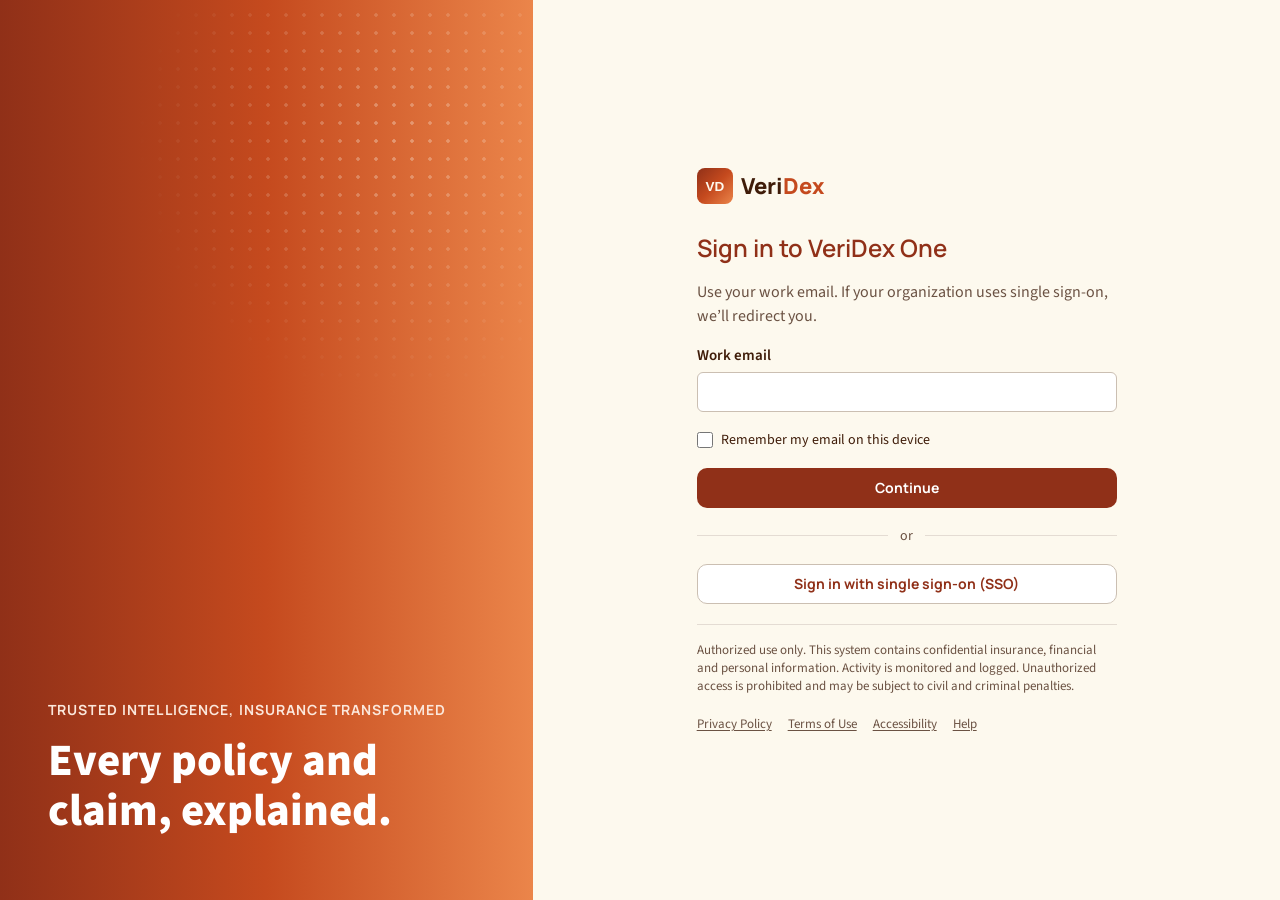
<file: skeleton/auth/login.html>
<!doctype html>
<html lang="en-US" data-theme="light">
<head>
  <meta charset="utf-8">
  <meta name="viewport" content="width=device-width, initial-scale=1">
  <meta name="robots" content="noindex, nofollow">
  <meta name="referrer" content="strict-origin-when-cross-origin">
  <title>Sign in · VeriDex One</title>
  <link rel="icon" href="../assets/img/favicon.svg" type="image/svg+xml">
  <link rel="preconnect" href="https://fonts.googleapis.com">
  <link rel="preconnect" href="https://fonts.gstatic.com" crossorigin>
  <link rel="stylesheet" href="https://fonts.googleapis.com/css2?family=Manrope:wght@600;700;800&family=Source+Sans+3:wght@400;600;700&display=swap">
  <link rel="stylesheet" href="../assets/css/tokens.css">
  <link rel="stylesheet" href="../assets/css/base.css">
  <link rel="stylesheet" href="../assets/css/primitives.css">
  <link rel="stylesheet" href="../assets/css/auth.css">
</head>
<body>
  <a class="vx-skip" href="#auth-main">Skip to sign in</a>

  <div class="vx-auth">
    <!-- Brand panel: gradient = "big brand moment" (p.25); white logo on gradient (p.16) -->
    <section class="vx-auth__brand" aria-hidden="true">
      <div class="vx-auth__brand-inner">
        <p class="vx-overline vx-auth__overline">Trusted intelligence, insurance transformed</p>
        <p class="vx-display vx-auth__headline">Every policy and claim, explained.</p>
      </div>
      <div class="vx-auth__dots"></div>
    </section>

    <main class="vx-auth__main" id="auth-main">
      <div class="vx-auth__card">
        <a class="vx-brand vx-auth__logo" href="../index.html">
          <img src="../assets/img/logomark.svg" alt="" width="36" height="36">
          <span class="vx-brand__word"><span class="veri">Veri</span><span class="dex">Dex</span></span>
        </a>

        <div class="vx-alert vx-alert--warning" id="auth-reason" role="status" hidden>
          <svg class="vx-icon" aria-hidden="true"><use href="#i-alert"></use></svg>
          <p id="auth-reason-text"></p>
        </div>

        <!-- Step 1: identifier-first (enables SSO domain discovery) -->
        <form id="step-email" class="vx-stack vx-stack--sm" novalidate>
          <h1 class="vx-h3" tabindex="-1">Sign in to VeriDex One</h1>
          <p class="vx-muted">Use your work email. If your organization uses single sign-on, we’ll redirect you.</p>
          <div class="vx-field">
            <label class="vx-label" for="email">Work email</label>
            <input class="vx-input" id="email" name="username" type="email" autocomplete="username" inputmode="email" required spellcheck="false">
            <span class="vx-error-msg" id="email-error" hidden></span>
          </div>
          <label class="vx-check"><input type="checkbox" id="remember"> Remember my email on this device</label>
          <button class="vx-btn vx-btn--primary" type="submit">Continue</button>
          <div class="vx-auth__divider"><span>or</span></div>
          <button class="vx-btn vx-btn--secondary" type="button" id="sso-btn">Sign in with single sign-on (SSO)</button>
        </form>

        <!-- Step 2: password -->
        <form id="step-password" class="vx-stack vx-stack--sm" novalidate hidden>
          <h1 class="vx-h3" tabindex="-1">Enter your password</h1>
          <p class="vx-muted">Signing in as <strong id="who"></strong> · <button class="vx-btn vx-btn--link" type="button" data-back="step-email">Change</button></p>
          <div class="vx-field">
            <div class="vx-row vx-row--between"><label class="vx-label" for="password">Password</label><a href="#" class="vx-caption">Forgot password?</a></div>
            <div class="vx-input-wrap">
              <input class="vx-input vx-input--with-action" id="password" name="password" type="password" autocomplete="current-password" required>
              <button class="vx-btn vx-btn--ghost vx-btn--sm vx-input-action" type="button" id="toggle-pw" aria-pressed="false">Show</button>
            </div>
            <span class="vx-error-msg" id="password-error" hidden></span>
          </div>
          <button class="vx-btn vx-btn--primary" type="submit">Sign in</button>
        </form>

        <!-- Step 3: MFA (NIST 800-63B AAL2) -->
        <form id="step-mfa" class="vx-stack vx-stack--sm" novalidate hidden>
          <h1 class="vx-h3" tabindex="-1">Verify it’s you</h1>
          <p class="vx-muted">Enter the 6-digit code from your authenticator app.</p>
          <div class="vx-field">
            <label class="vx-label" for="otp">Verification code</label>
            <input class="vx-input vx-input--otp" id="otp" name="otp" type="text" inputmode="numeric" autocomplete="one-time-code" pattern="\d{6}" maxlength="6" required>
            <span class="vx-error-msg" id="otp-error" hidden></span>
          </div>
          <label class="vx-check"><input type="checkbox"> Trust this device for 30 days</label>
          <button class="vx-btn vx-btn--primary" type="submit">Verify</button>
          <button class="vx-btn vx-btn--link" type="button">Use another method</button>
        </form>

        <!-- System use notification (NIST SP 800-53 AC-8) -->
        <p class="vx-caption vx-auth__notice">
          Authorized use only. This system contains confidential insurance, financial and personal information.
          Activity is monitored and logged. Unauthorized access is prohibited and may be subject to civil and criminal penalties.
        </p>

        <nav aria-label="Legal" class="vx-caption vx-auth__legal">
          <a href="../index.html#/legal/privacy">Privacy Policy</a>
          <a href="../index.html#/legal/terms">Terms of Use</a>
          <a href="../index.html#/legal/accessibility">Accessibility</a>
          <a href="../index.html#/help">Help</a>
        </nav>
      </div>
    </main>
  </div>

  <svg xmlns="http://www.w3.org/2000/svg" style="display:none" aria-hidden="true">
    <symbol id="i-alert" viewBox="0 0 24 24"><circle cx="12" cy="12" r="10"/><path d="M12 8v4M12 16h.01"/></symbol>
  </svg>
  <div class="sr-only" id="vx-live-polite" aria-live="polite"></div>
  <script src="../assets/js/core/utils.js"></script>
  <script src="../assets/js/auth/login.js"></script>
</body>
</html>
</file>
<file: vdx-global.css>
/* =============================================================================
   VERIDEX ENTERPRISE UI FRAMEWORK — GLOBAL STYLESHEET
   Package : @veridex/ui
   Version : 2.0.0
   Theme   : Light-only (dark mode excluded by design decision)
   A11y    : WCAG 2.2 AA compliant
   Usage   : @import 'vdx-global.css'; — one line in your root styles.scss
   ============================================================================= */


/* =============================================================================
   SECTION 0 — FONT IMPORTS (FND-002)
   Inter loaded at weights 400, 500, 600, 700.
   JetBrains Mono loaded at weight 400 for data/monospace contexts.
   In an Nx workspace, replace with @fontsource imports in styles.scss:
     @import '@fontsource/inter/400.css';
     @import '@fontsource/inter/500.css';
     @import '@fontsource/inter/600.css';
     @import '@fontsource/inter/700.css';
     @import '@fontsource/jetbrains-mono/400.css';
   ============================================================================= */

@import url('https://fonts.googleapis.com/css2?family=Inter:wght@400;500;600;700&family=JetBrains+Mono:wght@400&display=swap');


/* =============================================================================
   SECTION 1 — DESIGN TOKENS (FND-001)
   All visual values live here as CSS custom properties.
   Components consume tokens only — never raw values.
   ============================================================================= */

:root {

  /* ---------------------------------------------------------------------------
     1A — BRAND PRIMITIVES
     Do not use these directly in component styles.
     Use semantic aliases below.
  --------------------------------------------------------------------------- */

  /* Orange scale */
  --vdx-primitive-orange-700: #b84804;
  --vdx-primitive-orange-600: #d95606;
  --vdx-primitive-orange-500: #f86407;
  --vdx-primitive-orange-400: #fa8033;
  --vdx-primitive-orange-300: #fba060;
  --vdx-primitive-orange-200: #fdc49d;
  --vdx-primitive-orange-100: #fee5d0;
  --vdx-primitive-orange-050: #fff4ec;

  /* Navy scale */
  --vdx-primitive-navy-900: #1b2635;
  --vdx-primitive-navy-800: #243144;
  --vdx-primitive-navy-700: #2e3f57;
  --vdx-primitive-navy-600: #3b506e;
  --vdx-primitive-navy-500: #4d6585;
  --vdx-primitive-navy-400: #6b829f;
  --vdx-primitive-navy-300: #8fa1b6;
  --vdx-primitive-navy-200: #b8c5d4;
  --vdx-primitive-navy-100: #dce3ec;
  --vdx-primitive-navy-050: #eef2f6;

  /* Neutral scale */
  --vdx-primitive-neutral-950: #0d0f12;
  --vdx-primitive-neutral-900: #1a1d23;
  --vdx-primitive-neutral-800: #2c3038;
  --vdx-primitive-neutral-700: #3f4451;
  --vdx-primitive-neutral-600: #565c6b;
  --vdx-primitive-neutral-500: #717887;
  --vdx-primitive-neutral-400: #8d94a3;
  --vdx-primitive-neutral-300: #b0b6c3;
  --vdx-primitive-neutral-200: #d0d4dc;
  --vdx-primitive-neutral-100: #e8eaee;
  --vdx-primitive-neutral-050: #f5f6f8;
  --vdx-primitive-neutral-000: #ffffff;

  /* Green scale */
  --vdx-primitive-green-900: #052e16;
  --vdx-primitive-green-700: #166534;
  --vdx-primitive-green-600: #15803d;
  --vdx-primitive-green-500: #16a34a;
  --vdx-primitive-green-400: #22c55e;
  --vdx-primitive-green-200: #bbf7d0;
  --vdx-primitive-green-100: #dcfce7;
  --vdx-primitive-green-050: #f0fdf4;

  /* Red scale */
  --vdx-primitive-red-900: #450a0a;
  --vdx-primitive-red-700: #b91c1c;
  --vdx-primitive-red-600: #dc2626;
  --vdx-primitive-red-500: #ef4444;
  --vdx-primitive-red-200: #fecaca;
  --vdx-primitive-red-100: #fee2e2;
  --vdx-primitive-red-050: #fef2f2;

  /* Amber scale */
  --vdx-primitive-amber-900: #451a03;
  --vdx-primitive-amber-700: #b45309;
  --vdx-primitive-amber-600: #d97706;
  --vdx-primitive-amber-500: #f59e0b;
  --vdx-primitive-amber-200: #fde68a;
  --vdx-primitive-amber-100: #fef3c7;
  --vdx-primitive-amber-050: #fffbeb;

  /* Blue scale */
  --vdx-primitive-blue-900: #1e3a8a;
  --vdx-primitive-blue-700: #1d4ed8;
  --vdx-primitive-blue-600: #2563eb;
  --vdx-primitive-blue-500: #3b82f6;
  --vdx-primitive-blue-200: #bfdbfe;
  --vdx-primitive-blue-100: #dbeafe;
  --vdx-primitive-blue-050: #eff6ff;

  /* ---------------------------------------------------------------------------
     1B — SEMANTIC COLOUR TOKENS
  --------------------------------------------------------------------------- */

  /* Surface */
  --vdx-color-bg-canvas:          var(--vdx-primitive-neutral-050);
  --vdx-color-bg-surface:         var(--vdx-primitive-neutral-000);
  --vdx-color-bg-surface-raised:  var(--vdx-primitive-neutral-000);
  --vdx-color-bg-subtle:          var(--vdx-primitive-neutral-050);
  --vdx-color-bg-muted:           var(--vdx-primitive-neutral-100);
  --vdx-color-bg-overlay:         rgba(27, 38, 53, 0.48);

  /* Border */
  --vdx-color-border-default:     var(--vdx-primitive-neutral-400); /* 3.14:1 — WCAG 1.4.11 corrected */
  --vdx-color-border-subtle:      var(--vdx-primitive-neutral-200);
  --vdx-color-border-strong:      var(--vdx-primitive-neutral-300);
  --vdx-color-border-focus:       var(--vdx-primitive-orange-500);
  --vdx-color-border-error:       var(--vdx-primitive-red-600);
  --vdx-color-border-success:     var(--vdx-primitive-green-600);
  --vdx-color-border-warning:     var(--vdx-primitive-amber-600);

  /* Text */
  --vdx-color-text-primary:       var(--vdx-primitive-navy-900);
  --vdx-color-text-secondary:     var(--vdx-primitive-neutral-600);
  --vdx-color-text-tertiary:      var(--vdx-primitive-neutral-400);
  --vdx-color-text-disabled:      var(--vdx-primitive-neutral-300);
  --vdx-color-text-inverse:       var(--vdx-primitive-neutral-000);
  --vdx-color-text-placeholder:   var(--vdx-primitive-neutral-400);
  --vdx-color-text-link:          var(--vdx-primitive-navy-800);
  --vdx-color-text-link-hover:    var(--vdx-primitive-orange-600);
  --vdx-color-text-link-visited:  var(--vdx-primitive-navy-700);
  --vdx-color-text-error:         var(--vdx-primitive-red-700);
  --vdx-color-text-success:       var(--vdx-primitive-green-700);
  --vdx-color-text-warning:       var(--vdx-primitive-amber-700);
  --vdx-color-text-info:          var(--vdx-primitive-blue-700);

  /* Interactive / Action */
  --vdx-color-action-primary:             var(--vdx-primitive-orange-500);
  --vdx-color-action-primary-hover:       var(--vdx-primitive-orange-600);
  --vdx-color-action-primary-active:      var(--vdx-primitive-orange-700);
  --vdx-color-action-primary-text:        var(--vdx-primitive-neutral-000);
  --vdx-color-action-primary-subtle:      var(--vdx-primitive-orange-050);
  --vdx-color-action-secondary:           var(--vdx-primitive-navy-900);
  --vdx-color-action-secondary-hover:     var(--vdx-primitive-navy-800);
  --vdx-color-action-secondary-active:    var(--vdx-primitive-navy-700);
  --vdx-color-action-secondary-text:      var(--vdx-primitive-neutral-000);
  --vdx-color-action-ghost-hover:         var(--vdx-primitive-neutral-100);
  --vdx-color-action-ghost-active:        var(--vdx-primitive-neutral-200);
  --vdx-color-action-destructive:         var(--vdx-primitive-red-600);
  --vdx-color-action-destructive-hover:   var(--vdx-primitive-red-700);
  --vdx-color-action-destructive-active:  var(--vdx-primitive-red-900);
  --vdx-color-action-destructive-text:    var(--vdx-primitive-neutral-000);
  --vdx-color-action-disabled-bg:         var(--vdx-primitive-neutral-100);
  --vdx-color-action-disabled-text:       var(--vdx-primitive-neutral-400);

  /* Status semantic */
  --vdx-color-status-success-bg:     var(--vdx-primitive-green-050);
  --vdx-color-status-success-text:   var(--vdx-primitive-green-700);
  --vdx-color-status-success-border: var(--vdx-primitive-green-600);
  --vdx-color-status-warning-bg:     var(--vdx-primitive-amber-050);
  --vdx-color-status-warning-text:   var(--vdx-primitive-amber-700);
  --vdx-color-status-warning-border: var(--vdx-primitive-amber-600);
  --vdx-color-status-error-bg:       var(--vdx-primitive-red-050);
  --vdx-color-status-error-text:     var(--vdx-primitive-red-700);
  --vdx-color-status-error-border:   var(--vdx-primitive-red-600);
  --vdx-color-status-info-bg:        var(--vdx-primitive-blue-050);
  --vdx-color-status-info-text:      var(--vdx-primitive-blue-700);
  --vdx-color-status-info-border:    var(--vdx-primitive-blue-600);
  --vdx-color-status-neutral-bg:     var(--vdx-primitive-neutral-100);
  --vdx-color-status-neutral-text:   var(--vdx-primitive-neutral-700);
  --vdx-color-status-neutral-border: var(--vdx-primitive-neutral-400);

  /* Navigation */
  --vdx-color-nav-bg:              var(--vdx-primitive-navy-900);
  --vdx-color-nav-text:            var(--vdx-primitive-navy-100);
  --vdx-color-nav-text-active:     var(--vdx-primitive-neutral-000);
  --vdx-color-nav-item-active-bg:  var(--vdx-primitive-orange-500);
  --vdx-color-nav-item-hover-bg:   var(--vdx-primitive-navy-800);
  --vdx-color-nav-border:          var(--vdx-primitive-navy-800);
  --vdx-color-nav-group-label:     var(--vdx-primitive-navy-400);
  --vdx-color-topbar-bg:           var(--vdx-primitive-neutral-000);
  --vdx-color-topbar-border:       var(--vdx-primitive-neutral-200);

  /* Table */
  --vdx-color-table-header-bg:     var(--vdx-primitive-neutral-050);
  --vdx-color-table-header-text:   var(--vdx-primitive-navy-900);
  --vdx-color-table-row-bg:        var(--vdx-primitive-neutral-000);
  --vdx-color-table-row-alt:       var(--vdx-primitive-neutral-050);
  --vdx-color-table-row-hover:     var(--vdx-primitive-orange-050);
  --vdx-color-table-row-selected:  rgba(248, 100, 7, 0.06);
  --vdx-color-table-border:        var(--vdx-primitive-neutral-200);
  --vdx-color-table-sort-active:   var(--vdx-primitive-orange-500);

  /* Form */
  --vdx-color-form-input-bg:       var(--vdx-primitive-neutral-000);
  --vdx-color-form-input-bg-disabled: var(--vdx-primitive-neutral-050);
  --vdx-color-form-input-border:   var(--vdx-primitive-neutral-400);
  --vdx-color-form-input-border-focus: var(--vdx-primitive-orange-500);
  --vdx-color-form-input-border-error: var(--vdx-primitive-red-600);
  --vdx-color-form-input-border-success: var(--vdx-primitive-green-600);

  /* Skeleton / loading */
  --vdx-color-skeleton-base:       var(--vdx-primitive-neutral-200);
  --vdx-color-skeleton-shimmer:    var(--vdx-primitive-neutral-100);

  /* Chart palette — colour-blindness tested */
  --vdx-color-chart-1:  #f86407;
  --vdx-color-chart-2:  #1b2635;
  --vdx-color-chart-3:  #3b82f6;
  --vdx-color-chart-4:  #16a34a;
  --vdx-color-chart-5:  #d97706;
  --vdx-color-chart-6:  #8b5cf6;
  --vdx-color-chart-7:  #0891b2;
  --vdx-color-chart-8:  #64748b;

  /* ---------------------------------------------------------------------------
     1C — SPACING SCALE (base 4px)
  --------------------------------------------------------------------------- */
  --vdx-space-0:   0px;
  --vdx-space-px:  1px;
  --vdx-space-0-5: 2px;
  --vdx-space-1:   4px;
  --vdx-space-1-5: 6px;
  --vdx-space-2:   8px;
  --vdx-space-2-5: 10px;
  --vdx-space-3:   12px;
  --vdx-space-3-5: 14px;
  --vdx-space-4:   16px;
  --vdx-space-5:   20px;
  --vdx-space-6:   24px;
  --vdx-space-7:   28px;
  --vdx-space-8:   32px;
  --vdx-space-9:   36px;
  --vdx-space-10:  40px;
  --vdx-space-11:  44px;
  --vdx-space-12:  48px;
  --vdx-space-14:  56px;
  --vdx-space-16:  64px;
  --vdx-space-20:  80px;
  --vdx-space-24:  96px;
  --vdx-space-28:  112px;
  --vdx-space-32:  128px;

  /* Page gutters by breakpoint (used programmatically via JS, documented here) */
  --vdx-gutter-mobile:  24px;
  --vdx-gutter-tablet:  32px;
  --vdx-gutter-desktop: 40px;

  /* ---------------------------------------------------------------------------
     1D — BORDER RADIUS
  --------------------------------------------------------------------------- */
  --vdx-radius-none: 0px;
  --vdx-radius-xs:   2px;
  --vdx-radius-sm:   4px;
  --vdx-radius-md:   8px;
  --vdx-radius-lg:   12px;
  --vdx-radius-xl:   16px;
  --vdx-radius-2xl:  24px;
  --vdx-radius-full: 9999px;

  /* ---------------------------------------------------------------------------
     1E — ELEVATION / SHADOW
  --------------------------------------------------------------------------- */
  --vdx-shadow-none: none;
  --vdx-shadow-xs:   0 1px 2px rgba(27, 38, 53, 0.06);
  --vdx-shadow-sm:   0 2px 4px rgba(27, 38, 53, 0.08);
  --vdx-shadow-md:   0 4px 8px rgba(27, 38, 53, 0.10), 0 1px 3px rgba(27, 38, 53, 0.06);
  --vdx-shadow-lg:   0 8px 24px rgba(27, 38, 53, 0.12), 0 2px 6px rgba(27, 38, 53, 0.06);
  --vdx-shadow-xl:   0 16px 48px rgba(27, 38, 53, 0.16), 0 4px 12px rgba(27, 38, 53, 0.08);
  --vdx-shadow-2xl:  0 24px 64px rgba(27, 38, 53, 0.20), 0 8px 20px rgba(27, 38, 53, 0.10);
  --vdx-shadow-focus: 0 0 0 3px rgba(248, 100, 7, 0.35);
  --vdx-shadow-focus-error: 0 0 0 3px rgba(220, 38, 38, 0.25);
  --vdx-shadow-inner: inset 0 1px 3px rgba(27, 38, 53, 0.08);

  /* ---------------------------------------------------------------------------
     1F — Z-INDEX LAYERS
  --------------------------------------------------------------------------- */
  --vdx-z-base:     0;
  --vdx-z-raised:   10;
  --vdx-z-dropdown: 50;
  --vdx-z-sticky:   100;
  --vdx-z-sidebar:  200;
  --vdx-z-topbar:   300;
  --vdx-z-overlay:  400;
  --vdx-z-dialog:   500;
  --vdx-z-popover:  600;
  --vdx-z-toast:    700;
  --vdx-z-skip:     800;

  /* ---------------------------------------------------------------------------
     1G — MOTION / DURATION
  --------------------------------------------------------------------------- */
  --vdx-duration-instant: 0ms;
  --vdx-duration-fast:    100ms;
  --vdx-duration-normal:  200ms;
  --vdx-duration-slow:    300ms;
  --vdx-duration-slower:  400ms;

  --vdx-ease-default: cubic-bezier(0.16, 1, 0.3, 1);
  --vdx-ease-in:      cubic-bezier(0.4, 0, 1, 1);
  --vdx-ease-out:     cubic-bezier(0, 0, 0.2, 1);
  --vdx-ease-inout:   cubic-bezier(0.4, 0, 0.2, 1);
  --vdx-ease-spring:  cubic-bezier(0.34, 1.56, 0.64, 1);

  /* ---------------------------------------------------------------------------
     1H — TYPOGRAPHY TOKENS
  --------------------------------------------------------------------------- */
  --vdx-font-family-primary:   'Inter', system-ui, -apple-system, BlinkMacSystemFont, 'Segoe UI', sans-serif;
  --vdx-font-family-mono:      'JetBrains Mono', 'Fira Code', 'Cascadia Code', Consolas, monospace;

  /* Alias used by spec §19.2 (.vdx-logo-text references this token name) */
  --vdx-type-family-primary: var(--vdx-font-family-primary);

  /* Display */
  --vdx-type-display-2xl-size:   2.5rem;
  --vdx-type-display-2xl-height: 1.2;
  --vdx-type-display-2xl-weight: 700;
  --vdx-type-display-2xl-track:  -0.02em;

  --vdx-type-display-xl-size:    2rem;
  --vdx-type-display-xl-height:  1.25;
  --vdx-type-display-xl-weight:  700;
  --vdx-type-display-xl-track:   -0.02em;

  /* Headings */
  --vdx-type-h1-size:   1.75rem;
  --vdx-type-h1-height: 1.3;
  --vdx-type-h1-weight: 700;
  --vdx-type-h1-track:  -0.015em;

  --vdx-type-h2-size:   1.5rem;
  --vdx-type-h2-height: 1.35;
  --vdx-type-h2-weight: 600;
  --vdx-type-h2-track:  -0.01em;

  --vdx-type-h3-size:   1.25rem;
  --vdx-type-h3-height: 1.4;
  --vdx-type-h3-weight: 600;
  --vdx-type-h3-track:  -0.005em;

  --vdx-type-h4-size:   1.125rem;
  --vdx-type-h4-height: 1.45;
  --vdx-type-h4-weight: 600;
  --vdx-type-h4-track:  0em;

  --vdx-type-h5-size:   1rem;
  --vdx-type-h5-height: 1.5;
  --vdx-type-h5-weight: 600;
  --vdx-type-h5-track:  0em;

  --vdx-type-h6-size:   0.875rem;
  --vdx-type-h6-height: 1.5;
  --vdx-type-h6-weight: 600;
  --vdx-type-h6-track:  0.005em;

  /* Body */
  --vdx-type-body-lg-size:   1.125rem;
  --vdx-type-body-lg-height: 1.6;
  --vdx-type-body-lg-weight: 400;

  --vdx-type-body-md-size:   1rem;
  --vdx-type-body-md-height: 1.6;
  --vdx-type-body-md-weight: 400;

  --vdx-type-body-sm-size:   0.875rem;
  --vdx-type-body-sm-height: 1.55;
  --vdx-type-body-sm-weight: 400;

  --vdx-type-body-xs-size:   0.75rem;
  --vdx-type-body-xs-height: 1.5;
  --vdx-type-body-xs-weight: 400;

  /* Labels */
  --vdx-type-label-lg-size:   1rem;
  --vdx-type-label-lg-height: 1.4;
  --vdx-type-label-lg-weight: 500;

  --vdx-type-label-md-size:   0.875rem;
  --vdx-type-label-md-height: 1.4;
  --vdx-type-label-md-weight: 500;

  --vdx-type-label-sm-size:   0.75rem;
  --vdx-type-label-sm-height: 1.4;
  --vdx-type-label-sm-weight: 500;

  --vdx-type-caption-size:    0.75rem;
  --vdx-type-caption-height:  1.4;
  --vdx-type-caption-weight:  400;

  /* Monospace / Data */
  --vdx-type-mono-md-size:    0.875rem;
  --vdx-type-mono-md-height:  1.5;
  --vdx-type-mono-md-weight:  400;

  --vdx-type-mono-sm-size:    0.75rem;
  --vdx-type-mono-sm-height:  1.5;
  --vdx-type-mono-sm-weight:  400;

  /* ---------------------------------------------------------------------------
     1I — ICON SIZES
  --------------------------------------------------------------------------- */
  --vdx-icon-xs:  12px;
  --vdx-icon-sm:  16px;
  --vdx-icon-md:  20px;
  --vdx-icon-lg:  24px;
  --vdx-icon-xl:  32px;
  --vdx-icon-2xl: 48px;

  /* ---------------------------------------------------------------------------
     1J — LAYOUT STRUCTURAL TOKENS (FND-004)
  --------------------------------------------------------------------------- */
  --vdx-topbar-height:           56px;
  --vdx-sidebar-width-expanded:  240px;
  --vdx-sidebar-width-collapsed: 56px;
  --vdx-content-max-width:       1280px;

  /* Breakpoints (FND-004 §6.1) — reference values for documentation;
     use raw pixel values directly in @media rules (CSS variables
     cannot be used inside media query conditions). */
  --vdx-bp-xs:  0px;      /* < 480px  — small mobile */
  --vdx-bp-sm:  480px;    /* ≥ 480px  — mobile */
  --vdx-bp-md:  768px;    /* ≥ 768px  — tablet */
  --vdx-bp-lg:  1024px;   /* ≥ 1024px — small desktop */
  --vdx-bp-xl:  1280px;   /* ≥ 1280px — desktop */
  --vdx-bp-2xl: 1536px;   /* ≥ 1536px — wide desktop */

  /* Container sizes (FND-004 §6.3) */
  --vdx-container-sm:   640px;
  --vdx-container-md:   768px;
  --vdx-container-lg:   1024px;
  --vdx-container-xl:   1280px;
  --vdx-container-2xl:  1400px;
  --vdx-container-full: 100%;   /* Full-width — no maximum constraint */
}


/* =============================================================================
   SECTION 2 — GLOBAL RESET & BASE
   ============================================================================= */

*,
*::before,
*::after {
  box-sizing: border-box;
  margin: 0;
  padding: 0;
}

html {
  font-size: 16px;
  -webkit-text-size-adjust: 100%;
  scroll-behavior: smooth;
}

body {
  font-family: var(--vdx-font-family-primary);
  font-size: var(--vdx-type-body-md-size);
  line-height: var(--vdx-type-body-md-height);
  font-weight: var(--vdx-type-body-md-weight);
  color: var(--vdx-color-text-primary);
  background-color: var(--vdx-color-bg-canvas);
  -webkit-font-smoothing: antialiased;
  -moz-osx-font-smoothing: grayscale;
  overflow-x: hidden;
}

img,
picture,
video,
canvas,
svg {
  display: block;
  max-width: 100%;
}

input,
button,
textarea,
select {
  font: inherit;
}

p,
h1, h2, h3, h4, h5, h6 {
  overflow-wrap: break-word;
}

ul, ol {
  list-style: none;
}

a {
  color: var(--vdx-color-text-link);
  text-decoration: underline;
  text-underline-offset: 3px;
  transition: color var(--vdx-duration-fast) var(--vdx-ease-default);
}

a:hover {
  color: var(--vdx-color-text-link-hover);
}

a:visited {
  color: var(--vdx-color-text-link-visited);
}

hr {
  border: none;
  border-top: 1px solid var(--vdx-color-border-subtle);
  margin: var(--vdx-space-6) 0;
}

table {
  border-collapse: collapse;
  width: 100%;
}

/* =============================================================================
   SECTION 3 — ACCESSIBILITY UTILITIES (FND-005)
   ============================================================================= */

/* Screen-reader only — visually hidden but accessible to AT */
.vdx-sr-only {
  position: absolute;
  width: 1px;
  height: 1px;
  padding: 0;
  margin: -1px;
  overflow: hidden;
  clip: rect(0, 0, 0, 0);
  white-space: nowrap;
  border-width: 0;
}

/* Skip navigation link */
.vdx-skip-link {
  position: absolute;
  top: -100%;
  left: var(--vdx-space-4);
  z-index: var(--vdx-z-skip);
  padding: var(--vdx-space-2) var(--vdx-space-4);
  background: var(--vdx-color-action-primary);
  color: var(--vdx-color-action-primary-text);
  border-radius: var(--vdx-radius-md);
  font-size: var(--vdx-type-body-sm-size);
  font-weight: 600;
  text-decoration: none;
  transition: top var(--vdx-duration-fast) var(--vdx-ease-default);
}

.vdx-skip-link:focus {
  top: var(--vdx-space-2);
}

/* Global focus ring — WCAG 2.4.11 compliant */
:focus-visible {
  outline: 3px solid var(--vdx-color-border-focus);
  outline-offset: 2px;
  border-radius: var(--vdx-radius-sm);
}

:focus:not(:focus-visible) {
  outline: none;
}

/* Reduced motion */
@media (prefers-reduced-motion: reduce) {
  *,
  *::before,
  *::after {
    animation-duration: 0.01ms !important;
    animation-iteration-count: 1 !important;
    transition-duration: 0.01ms !important;
    scroll-behavior: auto !important;
  }
}


/* =============================================================================
   SECTION 4 — TYPOGRAPHY (FND-002)
   ============================================================================= */

h1, .vdx-h1 {
  font-size: var(--vdx-type-h1-size);
  line-height: var(--vdx-type-h1-height);
  font-weight: var(--vdx-type-h1-weight);
  letter-spacing: var(--vdx-type-h1-track);
  color: var(--vdx-color-text-primary);
}

h2, .vdx-h2 {
  font-size: var(--vdx-type-h2-size);
  line-height: var(--vdx-type-h2-height);
  font-weight: var(--vdx-type-h2-weight);
  letter-spacing: var(--vdx-type-h2-track);
  color: var(--vdx-color-text-primary);
}

h3, .vdx-h3 {
  font-size: var(--vdx-type-h3-size);
  line-height: var(--vdx-type-h3-height);
  font-weight: var(--vdx-type-h3-weight);
  letter-spacing: var(--vdx-type-h3-track);
  color: var(--vdx-color-text-primary);
}

h4, .vdx-h4 {
  font-size: var(--vdx-type-h4-size);
  line-height: var(--vdx-type-h4-height);
  font-weight: var(--vdx-type-h4-weight);
  color: var(--vdx-color-text-primary);
}

h5, .vdx-h5 {
  font-size: var(--vdx-type-h5-size);
  line-height: var(--vdx-type-h5-height);
  font-weight: var(--vdx-type-h5-weight);
  color: var(--vdx-color-text-primary);
}

h6, .vdx-h6 {
  font-size: var(--vdx-type-h6-size);
  line-height: var(--vdx-type-h6-height);
  font-weight: var(--vdx-type-h6-weight);
  letter-spacing: var(--vdx-type-h6-track);
  color: var(--vdx-color-text-primary);
}

.vdx-display-2xl {
  font-size: var(--vdx-type-display-2xl-size);
  line-height: var(--vdx-type-display-2xl-height);
  font-weight: var(--vdx-type-display-2xl-weight);
  letter-spacing: var(--vdx-type-display-2xl-track);
}

.vdx-display-xl {
  font-size: var(--vdx-type-display-xl-size);
  line-height: var(--vdx-type-display-xl-height);
  font-weight: var(--vdx-type-display-xl-weight);
  letter-spacing: var(--vdx-type-display-xl-track);
}

p, .vdx-body-md { font-size: var(--vdx-type-body-md-size); line-height: var(--vdx-type-body-md-height); }
.vdx-body-lg    { font-size: var(--vdx-type-body-lg-size); line-height: var(--vdx-type-body-lg-height); }
.vdx-body-sm    { font-size: var(--vdx-type-body-sm-size); line-height: var(--vdx-type-body-sm-height); }
.vdx-body-xs    { font-size: var(--vdx-type-body-xs-size); line-height: var(--vdx-type-body-xs-height); }

.vdx-label-lg   { font-size: var(--vdx-type-label-lg-size); font-weight: var(--vdx-type-label-lg-weight); line-height: var(--vdx-type-label-lg-height); }
.vdx-label-md   { font-size: var(--vdx-type-label-md-size); font-weight: var(--vdx-type-label-md-weight); line-height: var(--vdx-type-label-md-height); }
.vdx-label-sm   { font-size: var(--vdx-type-label-sm-size); font-weight: var(--vdx-type-label-sm-weight); line-height: var(--vdx-type-label-sm-height); }
.vdx-caption    { font-size: var(--vdx-type-caption-size);  font-weight: var(--vdx-type-caption-weight);  line-height: var(--vdx-type-caption-height); color: var(--vdx-color-text-secondary); }

.vdx-mono-md    { font-family: var(--vdx-font-family-mono); font-size: var(--vdx-type-mono-md-size); line-height: var(--vdx-type-mono-md-height); }
.vdx-mono-sm    { font-family: var(--vdx-font-family-mono); font-size: var(--vdx-type-mono-sm-size); line-height: var(--vdx-type-mono-sm-height); }

/* Text colour utilities */
.vdx-text-primary   { color: var(--vdx-color-text-primary); }
.vdx-text-secondary { color: var(--vdx-color-text-secondary); }
.vdx-text-tertiary  { color: var(--vdx-color-text-tertiary); }
.vdx-text-disabled  { color: var(--vdx-color-text-disabled); }
.vdx-text-inverse   { color: var(--vdx-color-text-inverse); }
.vdx-text-error     { color: var(--vdx-color-text-error); }
.vdx-text-success   { color: var(--vdx-color-text-success); }
.vdx-text-warning   { color: var(--vdx-color-text-warning); }
.vdx-text-info      { color: var(--vdx-color-text-info); }

/* Truncation */
.vdx-truncate {
  overflow: hidden;
  white-space: nowrap;
  text-overflow: ellipsis;
}

.vdx-clamp-1 { display: -webkit-box; -webkit-line-clamp: 1; -webkit-box-orient: vertical; overflow: hidden; }
.vdx-clamp-2 { display: -webkit-box; -webkit-line-clamp: 2; -webkit-box-orient: vertical; overflow: hidden; }
.vdx-clamp-3 { display: -webkit-box; -webkit-line-clamp: 3; -webkit-box-orient: vertical; overflow: hidden; }

/* Responsive heading scale — mobile step-down */
@media (max-width: 767px) {
  h1, .vdx-h1 { font-size: var(--vdx-type-h2-size); }
  h2, .vdx-h2 { font-size: var(--vdx-type-h3-size); }
  h3, .vdx-h3 { font-size: var(--vdx-type-h4-size); }
  .vdx-body-lg { font-size: var(--vdx-type-body-md-size); }
}


/* =============================================================================
   SECTION 5 — LAYOUT SYSTEM (FND-004)
   ============================================================================= */

/* App shell */
.vdx-app-shell {
  display: flex;
  flex-direction: column;
  min-height: 100vh;
}

.vdx-app-body {
  display: flex;
  flex: 1;
  overflow: hidden;
}

.vdx-main-content {
  flex: 1;
  overflow-y: auto;
  overflow-x: hidden;
  min-width: 0;
  padding: var(--vdx-space-6) var(--vdx-gutter-desktop);
  background: var(--vdx-color-bg-canvas);
}

@media (max-width: 1023px) {
  .vdx-main-content { padding: var(--vdx-space-5) var(--vdx-gutter-tablet); }
}

@media (max-width: 767px) {
  .vdx-main-content { padding: var(--vdx-space-4) var(--vdx-gutter-mobile); }
}

/* Container */
.vdx-container {
  width: 100%;
  max-width: var(--vdx-container-xl);
  margin-inline: auto;
}

.vdx-container--sm  { max-width: var(--vdx-container-sm); }
.vdx-container--md  { max-width: var(--vdx-container-md); }
.vdx-container--lg  { max-width: var(--vdx-container-lg); }
.vdx-container--2xl { max-width: var(--vdx-container-2xl); }
.vdx-container--full { max-width: 100%; }

/* Stack (vertical) */
.vdx-stack { display: flex; flex-direction: column; }
.vdx-stack--1  { gap: var(--vdx-space-1); }
.vdx-stack--2  { gap: var(--vdx-space-2); }
.vdx-stack--3  { gap: var(--vdx-space-3); }
.vdx-stack--4  { gap: var(--vdx-space-4); }
.vdx-stack--6  { gap: var(--vdx-space-6); }
.vdx-stack--8  { gap: var(--vdx-space-8); }
.vdx-stack--10 { gap: var(--vdx-space-10); }

/* Inline (horizontal) */
.vdx-inline { display: flex; flex-direction: row; flex-wrap: wrap; align-items: center; }
.vdx-inline--1  { gap: var(--vdx-space-1); }
.vdx-inline--2  { gap: var(--vdx-space-2); }
.vdx-inline--3  { gap: var(--vdx-space-3); }
.vdx-inline--4  { gap: var(--vdx-space-4); }
.vdx-inline--6  { gap: var(--vdx-space-6); }

/* Grid utilities */
.vdx-grid { display: grid; gap: var(--vdx-space-6); }
.vdx-grid--1  { grid-template-columns: repeat(1,  minmax(0, 1fr)); }
.vdx-grid--2  { grid-template-columns: repeat(2,  minmax(0, 1fr)); }
.vdx-grid--3  { grid-template-columns: repeat(3,  minmax(0, 1fr)); }
.vdx-grid--4  { grid-template-columns: repeat(4,  minmax(0, 1fr)); }
.vdx-grid--6  { grid-template-columns: repeat(6,  minmax(0, 1fr)); }
.vdx-grid--12 { grid-template-columns: repeat(12, minmax(0, 1fr)); }

.vdx-grid--auto-fill-sm  { grid-template-columns: repeat(auto-fill, minmax(200px, 1fr)); }
.vdx-grid--auto-fill-md  { grid-template-columns: repeat(auto-fill, minmax(280px, 1fr)); }
.vdx-grid--auto-fill-lg  { grid-template-columns: repeat(auto-fill, minmax(360px, 1fr)); }

/* Responsive grid collapse */
@media (max-width: 1023px) {
  .vdx-grid--4 { grid-template-columns: repeat(2, minmax(0, 1fr)); }
  .vdx-grid--3 { grid-template-columns: repeat(2, minmax(0, 1fr)); }
}

@media (max-width: 767px) {
  .vdx-grid--2,
  .vdx-grid--3,
  .vdx-grid--4,
  .vdx-grid--6 { grid-template-columns: 1fr; }
}

/* Divider */
.vdx-divider {
  border: none;
  border-top: 1px solid var(--vdx-color-border-subtle);
  width: 100%;
  margin: var(--vdx-space-4) 0;
}

.vdx-divider--strong { border-color: var(--vdx-color-border-default); }

/* Show / hide helpers */
.vdx-hide-mobile  { display: block; }
.vdx-hide-tablet  { display: block; }
.vdx-hide-desktop { display: none !important; }

@media (max-width: 767px) {
  .vdx-hide-mobile  { display: none !important; }
  .vdx-hide-desktop { display: block !important; }
}

@media (min-width: 768px) and (max-width: 1023px) {
  .vdx-hide-tablet { display: none !important; }
}

/* Spacing utilities */
.vdx-mt-auto { margin-top: auto; }
.vdx-ml-auto { margin-left: auto; }
.vdx-mr-auto { margin-right: auto; }
.vdx-mx-auto { margin-inline: auto; }


/* =============================================================================
   SECTION 6 — TOP BAR / APP HEADER (NAV-001)
   ============================================================================= */

.vdx-topbar {
  position: sticky;
  top: 0;
  z-index: var(--vdx-z-topbar);
  height: var(--vdx-topbar-height);
  display: flex;
  align-items: center;
  gap: var(--vdx-space-4);
  padding: 0 var(--vdx-space-6);
  background: var(--vdx-color-topbar-bg);
  border-bottom: 1px solid var(--vdx-color-topbar-border);
  box-shadow: var(--vdx-shadow-xs);
}

.vdx-topbar__start { display: flex; align-items: center; gap: var(--vdx-space-3); flex-shrink: 0; }
.vdx-topbar__center { flex: 1; min-width: 0; }
.vdx-topbar__end { display: flex; align-items: center; gap: var(--vdx-space-2); margin-left: auto; flex-shrink: 0; }

/* Hamburger button (mobile only) */
.vdx-topbar__hamburger {
  display: none;
  align-items: center;
  justify-content: center;
  width: 40px;
  height: 40px;
  border: none;
  background: transparent;
  border-radius: var(--vdx-radius-md);
  color: var(--vdx-color-text-primary);
  cursor: pointer;
  transition: background var(--vdx-duration-fast) var(--vdx-ease-default);
}

.vdx-topbar__hamburger:hover { background: var(--vdx-color-action-ghost-hover); }

@media (max-width: 767px) {
  .vdx-topbar__hamburger { display: flex; }
}

/* Logo */
.vdx-logo {
  display: flex;
  align-items: center;
  gap: var(--vdx-space-2);
  text-decoration: none;
  color: var(--vdx-color-text-primary);
}

.vdx-logo__image { height: 32px; width: auto; }

.vdx-logo__text {
  font-size: 1.25rem;
  font-weight: 700;
  color: var(--vdx-color-text-primary);
  letter-spacing: -0.02em;
  white-space: nowrap;
}

.vdx-logo__text-accent { color: var(--vdx-color-action-primary); }

.vdx-logo__portal-name {
  font-size: var(--vdx-type-caption-size);
  font-weight: 500;
  color: var(--vdx-color-text-secondary);
  white-space: nowrap;
}

/* Logo flat classes — spec §19.2 (used without the BEM __text modifier) */
.vdx-logo-text {
  font-family: var(--vdx-type-family-primary);
  font-size: 1.25rem;
  font-weight: 700;
  color: var(--vdx-color-text-primary);
  letter-spacing: -0.02em;
}

.vdx-logo-text .vdx-logo-accent {
  color: var(--vdx-color-action-primary);
}


/* =============================================================================
   SECTION 7 — SIDEBAR NAVIGATION (NAV-002) — Always Collapsible
   ============================================================================= */

.vdx-sidebar {
  position: relative;
  display: flex;
  flex-direction: column;
  flex-shrink: 0;
  width: var(--vdx-sidebar-width-expanded);
  height: calc(100vh - var(--vdx-topbar-height));
  position: sticky;
  top: var(--vdx-topbar-height);
  overflow-y: auto;
  overflow-x: hidden;
  background: var(--vdx-color-nav-bg);
  border-right: 1px solid var(--vdx-color-nav-border);
  z-index: var(--vdx-z-sidebar);
  transition: width var(--vdx-duration-normal) var(--vdx-ease-default);
  scrollbar-width: thin;
  scrollbar-color: var(--vdx-primitive-navy-700) transparent;
}

/* Collapsed state */
.vdx-sidebar--collapsed {
  width: var(--vdx-sidebar-width-collapsed);
}

.vdx-sidebar--collapsed .vdx-nav__label,
.vdx-sidebar--collapsed .vdx-nav__group-label,
.vdx-sidebar--collapsed .vdx-nav__badge {
  display: none;
}

/* Mobile — sidebar becomes an overlay drawer */
@media (max-width: 767px) {
  .vdx-sidebar {
    position: fixed;
    left: -100%;
    top: 0;
    height: 100vh;
    width: 280px;
    z-index: var(--vdx-z-dialog);
    transition: left var(--vdx-duration-normal) var(--vdx-ease-default);
  }

  .vdx-sidebar--open {
    left: 0;
  }
}

/* Tablet — collapsed by default */
@media (min-width: 768px) and (max-width: 1023px) {
  .vdx-sidebar {
    width: var(--vdx-sidebar-width-collapsed);
  }

  .vdx-sidebar .vdx-nav__label,
  .vdx-sidebar .vdx-nav__group-label {
    display: none;
  }
}

/* Sidebar overlay (mobile backdrop) */
.vdx-sidebar-overlay {
  display: none;
  position: fixed;
  inset: 0;
  background: var(--vdx-color-bg-overlay);
  z-index: calc(var(--vdx-z-dialog) - 1);
  opacity: 0;
  transition: opacity var(--vdx-duration-normal) var(--vdx-ease-default);
}

.vdx-sidebar-overlay--visible {
  display: block;
  opacity: 1;
}

/* Nav list */
.vdx-nav {
  flex: 1;
  padding: var(--vdx-space-4) var(--vdx-space-2);
}

.vdx-nav__group-label {
  display: block;
  padding: var(--vdx-space-4) var(--vdx-space-3) var(--vdx-space-1);
  font-size: var(--vdx-type-label-sm-size);
  font-weight: 600;
  color: var(--vdx-color-nav-group-label);
  letter-spacing: 0.06em;
  text-transform: uppercase;
  white-space: nowrap;
  overflow: hidden;
}

.vdx-nav__item {
  display: flex;
  align-items: center;
  gap: var(--vdx-space-3);
  padding: var(--vdx-space-2) var(--vdx-space-3);
  border-radius: var(--vdx-radius-md);
  color: var(--vdx-color-nav-text);
  text-decoration: none;
  font-size: var(--vdx-type-body-sm-size);
  font-weight: 500;
  white-space: nowrap;
  min-height: 44px;
  width: 100%;
  cursor: pointer;
  border: none;
  background: transparent;
  transition: background var(--vdx-duration-fast) var(--vdx-ease-default),
              color var(--vdx-duration-fast) var(--vdx-ease-default);
}

.vdx-nav__item:hover {
  background: var(--vdx-color-nav-item-hover-bg);
  color: var(--vdx-color-nav-text-active);
}

.vdx-nav__item--active,
.vdx-nav__item[aria-current="page"] {
  background: var(--vdx-color-nav-item-active-bg);
  color: var(--vdx-color-nav-text-active);
  font-weight: 600;
}

.vdx-nav__icon { flex-shrink: 0; width: var(--vdx-icon-md); height: var(--vdx-icon-md); }
.vdx-nav__label { flex: 1; overflow: hidden; text-overflow: ellipsis; }

/* Nav badge — numeric count chips on nav items (e.g., "12 pending policies")
   Hidden in collapsed sidebar via .vdx-sidebar--collapsed rule above. */
.vdx-nav__badge {
  display: inline-flex;
  align-items: center;
  justify-content: center;
  min-width: 20px;
  height: 20px;
  padding: 0 var(--vdx-space-1-5);
  background: var(--vdx-color-action-primary);
  color: var(--vdx-color-text-inverse);
  border-radius: var(--vdx-radius-full);
  font-size: 11px;
  font-weight: 700;
  line-height: 1;
  flex-shrink: 0;
}

/* Sidebar toggle button */
.vdx-sidebar__toggle {
  display: flex;
  align-items: center;
  justify-content: center;
  width: 100%;
  min-height: 48px;
  padding: var(--vdx-space-3);
  border: none;
  border-top: 1px solid var(--vdx-color-nav-border);
  background: transparent;
  color: var(--vdx-color-nav-text);
  cursor: pointer;
  transition: background var(--vdx-duration-fast) var(--vdx-ease-default);
  margin-top: auto;
}

.vdx-sidebar__toggle:hover { background: var(--vdx-color-nav-item-hover-bg); }


/* =============================================================================
   SECTION 8 — BREADCRUMB (NAV-003)
   ============================================================================= */

.vdx-breadcrumb { display: flex; align-items: center; flex-wrap: wrap; gap: var(--vdx-space-1); }

.vdx-breadcrumb__list {
  display: flex;
  align-items: center;
  flex-wrap: wrap;
  gap: 0;
  list-style: none;
}

.vdx-breadcrumb__item {
  display: flex;
  align-items: center;
}

.vdx-breadcrumb__item + .vdx-breadcrumb__item::before {
  content: "/";
  margin: 0 var(--vdx-space-2);
  color: var(--vdx-color-text-tertiary);
  font-size: var(--vdx-type-body-sm-size);
}

.vdx-breadcrumb__link {
  font-size: var(--vdx-type-body-sm-size);
  color: var(--vdx-color-text-secondary);
  text-decoration: none;
  transition: color var(--vdx-duration-fast);
}

.vdx-breadcrumb__link:hover { color: var(--vdx-color-text-link-hover); text-decoration: underline; }

.vdx-breadcrumb__current {
  font-size: var(--vdx-type-body-sm-size);
  font-weight: 500;
  color: var(--vdx-color-text-primary);
}


/* =============================================================================
   SECTION 9 — PAGE HEADER (UI-022)
   ============================================================================= */

.vdx-page-header {
  display: flex;
  align-items: flex-start;
  justify-content: space-between;
  gap: var(--vdx-space-4);
  margin-bottom: var(--vdx-space-6);
  flex-wrap: wrap;
}

.vdx-page-header__content { flex: 1; min-width: 0; }
.vdx-page-header__title { margin-bottom: var(--vdx-space-1); }

.vdx-page-header__subtitle {
  font-size: var(--vdx-type-body-sm-size);
  color: var(--vdx-color-text-secondary);
}

.vdx-page-header__actions {
  display: flex;
  align-items: center;
  gap: var(--vdx-space-3);
  flex-shrink: 0;
}

@media (max-width: 767px) {
  .vdx-page-header { flex-direction: column; }
  .vdx-page-header__actions { width: 100%; }
  .vdx-page-header__actions .vdx-btn { flex: 1; }
}


/* =============================================================================
   SECTION 10 — STEP INDICATOR (NAV-004)
   ============================================================================= */

.vdx-stepper { display: flex; align-items: flex-start; gap: 0; }
.vdx-stepper--vertical { flex-direction: column; }

.vdx-stepper__step {
  display: flex;
  flex-direction: column;
  align-items: center;
  flex: 1;
  position: relative;
}

.vdx-stepper--vertical .vdx-stepper__step { flex-direction: row; align-items: flex-start; flex: none; width: 100%; }

/* Connector line — horizontal (default) */
.vdx-stepper__step:not(:last-child)::after {
  content: '';
  position: absolute;
  top: 20px;
  left: calc(50% + 20px);
  right: calc(-50% + 20px);
  height: 2px;
  background: var(--vdx-color-border-default);
}

/* Connector line — vertical layout override */
.vdx-stepper--vertical .vdx-stepper__step:not(:last-child)::after {
  top: 40px;
  left: 19px;
  right: auto;
  width: 2px;
  height: auto;
  bottom: 0;
}

.vdx-stepper__step--completed:not(:last-child)::after {
  background: var(--vdx-color-action-primary);
}

.vdx-stepper__indicator {
  display: flex;
  align-items: center;
  justify-content: center;
  width: 40px;
  height: 40px;
  border-radius: var(--vdx-radius-full);
  border: 2px solid var(--vdx-color-border-default);
  background: var(--vdx-color-bg-surface);
  font-size: var(--vdx-type-label-sm-size);
  font-weight: 600;
  color: var(--vdx-color-text-secondary);
  position: relative;
  z-index: 1;
  flex-shrink: 0;
  transition: all var(--vdx-duration-normal) var(--vdx-ease-default);
}

.vdx-stepper__step--active .vdx-stepper__indicator {
  border-color: var(--vdx-color-action-primary);
  background: var(--vdx-color-action-primary);
  color: var(--vdx-color-text-inverse);
}

.vdx-stepper__step--completed .vdx-stepper__indicator {
  border-color: var(--vdx-color-action-primary);
  background: var(--vdx-color-action-primary);
  color: var(--vdx-color-text-inverse);
}

.vdx-stepper__step--error .vdx-stepper__indicator {
  border-color: var(--vdx-color-border-error);
  background: var(--vdx-color-status-error-bg);
  color: var(--vdx-color-text-error);
}

.vdx-stepper__label {
  margin-top: var(--vdx-space-2);
  text-align: center;
  font-size: var(--vdx-type-label-sm-size);
  font-weight: 500;
  color: var(--vdx-color-text-secondary);
}

/* Vertical layout: label sits to the right of the indicator */
.vdx-stepper--vertical .vdx-stepper__label {
  margin-top: 0;
  margin-left: var(--vdx-space-3);
  text-align: left;
  padding-top: var(--vdx-space-2);
}

.vdx-stepper__step--active .vdx-stepper__label { color: var(--vdx-color-action-primary); font-weight: 600; }
.vdx-stepper__step--completed .vdx-stepper__label { color: var(--vdx-color-text-primary); }


/* =============================================================================
   SECTION 11 — BUTTONS (UI-001, UI-002, UI-003)
   ============================================================================= */

.vdx-btn {
  display: inline-flex;
  align-items: center;
  justify-content: center;
  gap: var(--vdx-space-2);
  padding: 0 var(--vdx-space-4);
  height: 40px;
  border: none;
  border-radius: var(--vdx-radius-md);
  font-family: var(--vdx-font-family-primary);
  font-size: var(--vdx-type-body-sm-size);
  font-weight: 600;
  line-height: 1;
  text-decoration: none;
  white-space: nowrap;
  cursor: pointer;
  user-select: none;
  position: relative;
  transition: background var(--vdx-duration-fast) var(--vdx-ease-default),
              color var(--vdx-duration-fast) var(--vdx-ease-default),
              box-shadow var(--vdx-duration-fast) var(--vdx-ease-default),
              border-color var(--vdx-duration-fast) var(--vdx-ease-default);
}

.vdx-btn:disabled,
.vdx-btn[aria-disabled="true"] {
  background: var(--vdx-color-action-disabled-bg) !important;
  color: var(--vdx-color-action-disabled-text) !important;
  border-color: transparent !important;
  cursor: not-allowed;
  pointer-events: none;
  box-shadow: none !important;
}

/* Sizes */
.vdx-btn--sm { height: 32px; padding: 0 var(--vdx-space-3); font-size: 0.8125rem; }
.vdx-btn--lg { height: 48px; padding: 0 var(--vdx-space-5); font-size: var(--vdx-type-body-md-size); }
.vdx-btn--full { width: 100%; }

/* Primary */
.vdx-btn--primary {
  background: var(--vdx-color-action-primary);
  color: var(--vdx-color-action-primary-text);
}
.vdx-btn--primary:hover:not(:disabled) { background: var(--vdx-color-action-primary-hover); }
.vdx-btn--primary:active:not(:disabled) { background: var(--vdx-color-action-primary-active); }

/* Secondary */
.vdx-btn--secondary {
  background: var(--vdx-color-action-secondary);
  color: var(--vdx-color-action-secondary-text);
}
.vdx-btn--secondary:hover:not(:disabled) { background: var(--vdx-color-action-secondary-hover); }
.vdx-btn--secondary:active:not(:disabled) { background: var(--vdx-color-action-secondary-active); }

/* Outline */
.vdx-btn--outline {
  background: transparent;
  color: var(--vdx-color-action-secondary);
  border: 1.5px solid var(--vdx-color-action-secondary);
}
.vdx-btn--outline:hover:not(:disabled) { background: var(--vdx-color-action-ghost-hover); }
.vdx-btn--outline:active:not(:disabled) { background: var(--vdx-color-action-ghost-active); }

/* Ghost */
.vdx-btn--ghost {
  background: transparent;
  color: var(--vdx-color-text-primary);
}
.vdx-btn--ghost:hover:not(:disabled) { background: var(--vdx-color-action-ghost-hover); }
.vdx-btn--ghost:active:not(:disabled) { background: var(--vdx-color-action-ghost-active); }

/* Destructive */
.vdx-btn--destructive {
  background: var(--vdx-color-action-destructive);
  color: var(--vdx-color-action-destructive-text);
}
.vdx-btn--destructive:hover:not(:disabled) { background: var(--vdx-color-action-destructive-hover); }
.vdx-btn--destructive:active:not(:disabled) { background: var(--vdx-color-action-destructive-active); }

/* Loading state */
.vdx-btn--loading { pointer-events: none; }
.vdx-btn--loading::after {
  content: '';
  width: 14px;
  height: 14px;
  border: 2px solid currentColor;
  border-top-color: transparent;
  border-radius: var(--vdx-radius-full);
  animation: vdx-spin 0.7s linear infinite;
  display: inline-block;
  margin-left: var(--vdx-space-2);
}

/* Icon button */
.vdx-btn-icon {
  display: inline-flex;
  align-items: center;
  justify-content: center;
  width: 40px;
  height: 40px;
  padding: 0;
  border: none;
  border-radius: var(--vdx-radius-md);
  background: transparent;
  color: var(--vdx-color-text-secondary);
  cursor: pointer;
  transition: background var(--vdx-duration-fast) var(--vdx-ease-default),
              color var(--vdx-duration-fast) var(--vdx-ease-default);
}

.vdx-btn-icon:hover { background: var(--vdx-color-action-ghost-hover); color: var(--vdx-color-text-primary); }
.vdx-btn-icon--sm { width: 32px; height: 32px; }
.vdx-btn-icon--lg { width: 48px; height: 48px; }

/* Button group */
.vdx-btn-group { display: inline-flex; }
.vdx-btn-group .vdx-btn { border-radius: 0; }
.vdx-btn-group .vdx-btn:first-child { border-radius: var(--vdx-radius-md) 0 0 var(--vdx-radius-md); }
.vdx-btn-group .vdx-btn:last-child  { border-radius: 0 var(--vdx-radius-md) var(--vdx-radius-md) 0; }

@media (max-width: 767px) {
  .vdx-btn-group--stack { flex-direction: column; }
  .vdx-btn-group--stack .vdx-btn { border-radius: 0; }
  .vdx-btn-group--stack .vdx-btn:first-child { border-radius: var(--vdx-radius-md) var(--vdx-radius-md) 0 0; }
  .vdx-btn-group--stack .vdx-btn:last-child  { border-radius: 0 0 var(--vdx-radius-md) var(--vdx-radius-md); }
}


/* =============================================================================
   SECTION 12 — CARD (UI-007)
   ============================================================================= */

.vdx-card {
  background: var(--vdx-color-bg-surface);
  border: 1px solid var(--vdx-color-border-subtle);
  border-radius: var(--vdx-radius-lg);
  box-shadow: var(--vdx-shadow-xs);
  padding: var(--vdx-space-6);
  transition: box-shadow var(--vdx-duration-fast) var(--vdx-ease-default);
}

.vdx-card--compact    { padding: var(--vdx-space-4); }
.vdx-card--comfortable { padding: var(--vdx-space-8); }
.vdx-card--raised     { box-shadow: var(--vdx-shadow-md); }
.vdx-card--flat       { box-shadow: none; border-color: var(--vdx-color-border-subtle); }

/* Clickable card */
.vdx-card--clickable {
  cursor: pointer;
  text-decoration: none;
  display: block;
  color: inherit;
}
.vdx-card--clickable:hover { box-shadow: var(--vdx-shadow-md); border-color: var(--vdx-color-border-default); }

/* Selected card */
.vdx-card--selected {
  border: 2px solid var(--vdx-color-action-primary);
  background: rgba(248, 100, 7, 0.03);
}

.vdx-card__header {
  display: flex;
  align-items: flex-start;
  justify-content: space-between;
  gap: var(--vdx-space-3);
  margin-bottom: var(--vdx-space-4);
}

.vdx-card__title {
  font-size: var(--vdx-type-h5-size);
  font-weight: var(--vdx-type-h5-weight);
  color: var(--vdx-color-text-primary);
}

.vdx-card__body { color: var(--vdx-color-text-primary); }

.vdx-card__footer {
  display: flex;
  align-items: center;
  justify-content: flex-end;
  gap: var(--vdx-space-3);
  margin-top: var(--vdx-space-4);
  padding-top: var(--vdx-space-4);
  border-top: 1px solid var(--vdx-color-border-subtle);
}

@media (max-width: 767px) {
  .vdx-card { padding: var(--vdx-space-4); }
}


/* =============================================================================
   SECTION 13 — BADGES (UI-004)
   ============================================================================= */

.vdx-badge {
  display: inline-flex;
  align-items: center;
  gap: var(--vdx-space-1);
  padding: var(--vdx-space-0-5) var(--vdx-space-2);
  border-radius: var(--vdx-radius-full);
  font-size: var(--vdx-type-label-sm-size);
  font-weight: 600;
  line-height: 1.4;
  white-space: nowrap;
  background: var(--vdx-color-status-neutral-bg);
  color: var(--vdx-color-status-neutral-text);
}

.vdx-badge--success { background: var(--vdx-color-status-success-bg); color: var(--vdx-color-status-success-text); }
.vdx-badge--warning { background: var(--vdx-color-status-warning-bg); color: var(--vdx-color-status-warning-text); }
.vdx-badge--error   { background: var(--vdx-color-status-error-bg);   color: var(--vdx-color-status-error-text); }
.vdx-badge--info    { background: var(--vdx-color-status-info-bg);    color: var(--vdx-color-status-info-text); }
.vdx-badge--primary { background: var(--vdx-primitive-orange-100);    color: var(--vdx-primitive-orange-700); }
.vdx-badge--navy    { background: var(--vdx-primitive-navy-900);       color: var(--vdx-primitive-neutral-000); }

/* Numeric badge */
.vdx-badge--count {
  min-width: 20px;
  height: 20px;
  padding: 0 var(--vdx-space-1-5);
  font-size: 11px;
  font-weight: 700;
  background: var(--vdx-color-action-primary);
  color: var(--vdx-color-text-inverse);
}

/* Dot badge */
.vdx-badge--dot {
  width: 8px;
  height: 8px;
  padding: 0;
  border-radius: var(--vdx-radius-full);
}


/* =============================================================================
   SECTION 14 — CHIP / TAG (UI-005)
   ============================================================================= */

.vdx-chip {
  display: inline-flex;
  align-items: center;
  gap: var(--vdx-space-1-5);
  padding: var(--vdx-space-1) var(--vdx-space-3);
  border-radius: var(--vdx-radius-full);
  border: 1px solid var(--vdx-color-border-default);
  background: var(--vdx-color-bg-surface);
  font-size: var(--vdx-type-body-sm-size);
  font-weight: 500;
  color: var(--vdx-color-text-primary);
  white-space: nowrap;
}

.vdx-chip--selectable { cursor: pointer; transition: all var(--vdx-duration-fast); }
.vdx-chip--selectable:hover { background: var(--vdx-color-action-ghost-hover); border-color: var(--vdx-color-border-strong); }
.vdx-chip--selected { background: var(--vdx-primitive-orange-050); border-color: var(--vdx-color-action-primary); color: var(--vdx-color-action-primary); }

.vdx-chip__remove {
  display: flex;
  align-items: center;
  justify-content: center;
  width: 16px;
  height: 16px;
  margin-left: var(--vdx-space-1);
  border: none;
  background: transparent;
  border-radius: var(--vdx-radius-full);
  cursor: pointer;
  color: var(--vdx-color-text-secondary);
  padding: 0;
  transition: background var(--vdx-duration-fast);
}
.vdx-chip__remove:hover { background: var(--vdx-color-action-ghost-active); color: var(--vdx-color-text-primary); }


/* =============================================================================
   SECTION 15 — AVATAR (UI-006)
   ============================================================================= */

.vdx-avatar {
  display: inline-flex;
  align-items: center;
  justify-content: center;
  border-radius: var(--vdx-radius-full);
  background: var(--vdx-primitive-navy-100);
  color: var(--vdx-primitive-navy-900);
  font-weight: 600;
  overflow: hidden;
  flex-shrink: 0;
  user-select: none;
}

.vdx-avatar--xs { width: 24px; height: 24px; font-size: 10px; }
.vdx-avatar--sm { width: 32px; height: 32px; font-size: 12px; }
.vdx-avatar--md { width: 40px; height: 40px; font-size: 14px; }
.vdx-avatar--lg { width: 48px; height: 48px; font-size: 16px; }
.vdx-avatar--xl { width: 64px; height: 64px; font-size: 20px; }

.vdx-avatar img { width: 100%; height: 100%; object-fit: cover; }

/* Status indicator ring */
.vdx-avatar-wrapper { position: relative; display: inline-flex; }

.vdx-avatar-status {
  position: absolute;
  bottom: 0;
  right: 0;
  width: 10px;
  height: 10px;
  border-radius: var(--vdx-radius-full);
  border: 2px solid var(--vdx-color-bg-surface);
}

.vdx-avatar-status--online  { background: var(--vdx-primitive-green-500); }
.vdx-avatar-status--away    { background: var(--vdx-primitive-amber-500); }
.vdx-avatar-status--offline { background: var(--vdx-primitive-neutral-400); }


/* =============================================================================
   SECTION 16 — TABS (UI-010)
   ============================================================================= */

.vdx-tabs { display: flex; flex-direction: column; }

.vdx-tabs__list {
  display: flex;
  border-bottom: 2px solid var(--vdx-color-border-subtle);
  gap: 0;
  overflow-x: auto;
  scrollbar-width: none;
  -ms-overflow-style: none;
}

.vdx-tabs__list::-webkit-scrollbar { display: none; }

.vdx-tabs__tab {
  display: inline-flex;
  align-items: center;
  gap: var(--vdx-space-2);
  padding: var(--vdx-space-3) var(--vdx-space-4);
  border: none;
  border-bottom: 2px solid transparent;
  margin-bottom: -2px;
  background: transparent;
  font-family: var(--vdx-font-family-primary);
  font-size: var(--vdx-type-body-sm-size);
  font-weight: 500;
  color: var(--vdx-color-text-secondary);
  cursor: pointer;
  white-space: nowrap;
  transition: color var(--vdx-duration-fast), border-color var(--vdx-duration-fast);
}

.vdx-tabs__tab:hover:not([disabled]) { color: var(--vdx-color-text-primary); }

.vdx-tabs__tab--active,
.vdx-tabs__tab[aria-selected="true"] {
  color: var(--vdx-color-action-primary);
  border-bottom-color: var(--vdx-color-action-primary);
  font-weight: 600;
}

.vdx-tabs__tab[disabled] {
  color: var(--vdx-color-text-disabled);
  cursor: not-allowed;
}

.vdx-tabs__panel { padding: var(--vdx-space-6) 0; }
.vdx-tabs__panel[hidden] { display: none; }


/* =============================================================================
   SECTION 17 — ACCORDION (UI-009)
   ============================================================================= */

.vdx-accordion { border: 1px solid var(--vdx-color-border-subtle); border-radius: var(--vdx-radius-lg); overflow: hidden; }

.vdx-accordion__item { border-bottom: 1px solid var(--vdx-color-border-subtle); }
.vdx-accordion__item:last-child { border-bottom: none; }

.vdx-accordion__trigger {
  display: flex;
  align-items: center;
  justify-content: space-between;
  width: 100%;
  padding: var(--vdx-space-4) var(--vdx-space-5);
  border: none;
  background: var(--vdx-color-bg-surface);
  font-family: var(--vdx-font-family-primary);
  font-size: var(--vdx-type-body-md-size);
  font-weight: 600;
  color: var(--vdx-color-text-primary);
  text-align: left;
  cursor: pointer;
  transition: background var(--vdx-duration-fast);
}

.vdx-accordion__trigger:hover { background: var(--vdx-color-bg-subtle); }
.vdx-accordion__trigger[aria-expanded="true"] { color: var(--vdx-color-action-primary); }

.vdx-accordion__icon {
  flex-shrink: 0;
  transition: transform var(--vdx-duration-normal) var(--vdx-ease-default);
}

.vdx-accordion__trigger[aria-expanded="true"] .vdx-accordion__icon { transform: rotate(180deg); }

.vdx-accordion__content {
  overflow: hidden;
  padding: 0 var(--vdx-space-5) var(--vdx-space-4);
  font-size: var(--vdx-type-body-sm-size);
  color: var(--vdx-color-text-secondary);
}


/* =============================================================================
   SECTION 18 — MODAL / DIALOG (UI-013)
   ============================================================================= */

.vdx-modal-backdrop {
  position: fixed;
  inset: 0;
  background: var(--vdx-color-bg-overlay);
  z-index: var(--vdx-z-overlay);
  display: flex;
  align-items: center;
  justify-content: center;
  padding: var(--vdx-space-6);
  animation: vdx-fade-in var(--vdx-duration-normal) var(--vdx-ease-out);
}

.vdx-modal {
  background: var(--vdx-color-bg-surface-raised);
  border-radius: var(--vdx-radius-xl);
  box-shadow: var(--vdx-shadow-2xl);
  width: 100%;
  max-height: calc(100vh - var(--vdx-space-12));
  display: flex;
  flex-direction: column;
  overflow: hidden;
  z-index: var(--vdx-z-dialog);
  animation: vdx-slide-up var(--vdx-duration-normal) var(--vdx-ease-spring);
}

.vdx-modal--sm { max-width: 480px; }
.vdx-modal--md { max-width: 640px; }
.vdx-modal--lg { max-width: 800px; }
.vdx-modal--xl { max-width: 1024px; }

.vdx-modal--fullscreen {
  max-width: 100%;
  max-height: 100%;
  border-radius: 0;
  margin: 0;
}

.vdx-modal__header {
  display: flex;
  align-items: center;
  justify-content: space-between;
  gap: var(--vdx-space-4);
  padding: var(--vdx-space-5) var(--vdx-space-6);
  border-bottom: 1px solid var(--vdx-color-border-subtle);
  flex-shrink: 0;
}

.vdx-modal__title { font-size: var(--vdx-type-h4-size); font-weight: 700; color: var(--vdx-color-text-primary); }
.vdx-modal__body  { flex: 1; overflow-y: auto; padding: var(--vdx-space-6); }

.vdx-modal__footer {
  display: flex;
  align-items: center;
  justify-content: flex-end;
  gap: var(--vdx-space-3);
  padding: var(--vdx-space-4) var(--vdx-space-6);
  border-top: 1px solid var(--vdx-color-border-subtle);
  flex-shrink: 0;
}

@media (max-width: 767px) {
  .vdx-modal-backdrop { padding: 0; align-items: flex-end; }
  .vdx-modal { border-radius: var(--vdx-radius-xl) var(--vdx-radius-xl) 0 0; max-height: 92vh; }
  .vdx-modal--sm,
  .vdx-modal--md,
  .vdx-modal--lg { max-width: 100%; }
}


/* =============================================================================
   SECTION 19 — DRAWER / SIDE PANEL (UI-014)
   ============================================================================= */

.vdx-drawer-backdrop {
  position: fixed;
  inset: 0;
  background: var(--vdx-color-bg-overlay);
  z-index: var(--vdx-z-overlay);
}

.vdx-drawer {
  position: fixed;
  top: 0;
  right: 0;
  height: 100vh;
  background: var(--vdx-color-bg-surface);
  box-shadow: var(--vdx-shadow-xl);
  z-index: var(--vdx-z-dialog);
  display: flex;
  flex-direction: column;
  overflow: hidden;
  transition: transform var(--vdx-duration-normal) var(--vdx-ease-default);
}

.vdx-drawer--sm  { width: 360px; }
.vdx-drawer--md  { width: 480px; }
.vdx-drawer--lg  { width: 640px; }

.vdx-drawer--closed { transform: translateX(100%); }
.vdx-drawer--left { left: 0; right: auto; }
.vdx-drawer--left.vdx-drawer--closed { transform: translateX(-100%); }

.vdx-drawer__header {
  display: flex;
  align-items: center;
  justify-content: space-between;
  gap: var(--vdx-space-4);
  padding: var(--vdx-space-5) var(--vdx-space-6);
  border-bottom: 1px solid var(--vdx-color-border-subtle);
  flex-shrink: 0;
}

.vdx-drawer__title { font-size: var(--vdx-type-h5-size); font-weight: 700; }
.vdx-drawer__body  { flex: 1; overflow-y: auto; padding: var(--vdx-space-6); }

.vdx-drawer__footer {
  padding: var(--vdx-space-4) var(--vdx-space-6);
  border-top: 1px solid var(--vdx-color-border-subtle);
  display: flex;
  gap: var(--vdx-space-3);
  justify-content: flex-end;
  flex-shrink: 0;
}

@media (max-width: 767px) {
  .vdx-drawer--sm,
  .vdx-drawer--md,
  .vdx-drawer--lg { width: 100%; }
}


/* =============================================================================
   SECTION 20 — TOOLTIP (UI-011) & POPOVER (UI-012)
   ============================================================================= */

.vdx-tooltip {
  position: absolute;
  z-index: var(--vdx-z-popover);
  padding: var(--vdx-space-1-5) var(--vdx-space-3);
  background: var(--vdx-primitive-neutral-900);
  color: var(--vdx-color-text-inverse);
  border-radius: var(--vdx-radius-sm);
  font-size: var(--vdx-type-body-xs-size);
  font-weight: 500;
  line-height: 1.4;
  max-width: 240px;
  pointer-events: none;
  white-space: normal;
  box-shadow: var(--vdx-shadow-md);
  animation: vdx-fade-in var(--vdx-duration-fast) var(--vdx-ease-out);
}

.vdx-popover {
  position: absolute;
  z-index: var(--vdx-z-popover);
  background: var(--vdx-color-bg-surface-raised);
  border: 1px solid var(--vdx-color-border-subtle);
  border-radius: var(--vdx-radius-lg);
  box-shadow: var(--vdx-shadow-lg);
  padding: var(--vdx-space-4);
  min-width: 200px;
  max-width: 360px;
  animation: vdx-fade-in var(--vdx-duration-fast) var(--vdx-ease-out);
}


/* =============================================================================
   SECTION 21 — ALERTS & BANNERS (UI-015, UI-016)
   ============================================================================= */

.vdx-alert {
  display: flex;
  gap: var(--vdx-space-3);
  padding: var(--vdx-space-4);
  border-radius: var(--vdx-radius-md);
  border: 1px solid;
  font-size: var(--vdx-type-body-sm-size);
}

.vdx-alert--success { background: var(--vdx-color-status-success-bg); border-color: var(--vdx-color-status-success-border); color: var(--vdx-color-status-success-text); }
.vdx-alert--warning { background: var(--vdx-color-status-warning-bg); border-color: var(--vdx-color-status-warning-border); color: var(--vdx-color-status-warning-text); }
.vdx-alert--error   { background: var(--vdx-color-status-error-bg);   border-color: var(--vdx-color-status-error-border);   color: var(--vdx-color-status-error-text); }
.vdx-alert--info    { background: var(--vdx-color-status-info-bg);    border-color: var(--vdx-color-status-info-border);    color: var(--vdx-color-status-info-text); }

.vdx-alert__icon    { flex-shrink: 0; margin-top: 1px; }
.vdx-alert__content { flex: 1; }
.vdx-alert__title   { font-weight: 600; margin-bottom: var(--vdx-space-1); }
.vdx-alert__dismiss { margin-left: auto; flex-shrink: 0; cursor: pointer; border: none; background: transparent; color: inherit; }

/* Alert banner — full width below topbar */
.vdx-alert-banner {
  display: flex;
  align-items: center;
  gap: var(--vdx-space-3);
  padding: var(--vdx-space-3) var(--vdx-space-6);
  font-size: var(--vdx-type-body-sm-size);
  font-weight: 500;
  border-bottom: 1px solid;
  width: 100%;
}

.vdx-alert-banner--success { background: var(--vdx-color-status-success-bg); border-color: var(--vdx-color-status-success-border); color: var(--vdx-color-status-success-text); }
.vdx-alert-banner--warning { background: var(--vdx-color-status-warning-bg); border-color: var(--vdx-color-status-warning-border); color: var(--vdx-color-status-warning-text); }
.vdx-alert-banner--error   { background: var(--vdx-color-status-error-bg);   border-color: var(--vdx-color-status-error-border);   color: var(--vdx-color-status-error-text); }
.vdx-alert-banner--info    { background: var(--vdx-color-status-info-bg);    border-color: var(--vdx-color-status-info-border);    color: var(--vdx-color-status-info-text); }
.vdx-alert-banner__dismiss { margin-left: auto; cursor: pointer; border: none; background: transparent; color: inherit; }


/* =============================================================================
   SECTION 22 — TOAST NOTIFICATIONS (UI-017)
   ============================================================================= */

.vdx-toast-region {
  position: fixed;
  bottom: var(--vdx-space-6);
  right: var(--vdx-space-6);
  z-index: var(--vdx-z-toast);
  display: flex;
  flex-direction: column;
  gap: var(--vdx-space-3);
  max-width: 400px;
  width: 100%;
  pointer-events: none;
}

@media (max-width: 767px) {
  .vdx-toast-region {
    left: var(--vdx-space-3);
    right: var(--vdx-space-3);
    bottom: var(--vdx-space-4);
    max-width: 100%;
  }
}

.vdx-toast {
  display: flex;
  align-items: flex-start;
  gap: var(--vdx-space-3);
  padding: var(--vdx-space-4);
  background: var(--vdx-primitive-neutral-900);
  color: var(--vdx-color-text-inverse);
  border-radius: var(--vdx-radius-lg);
  box-shadow: var(--vdx-shadow-xl);
  pointer-events: all;
  font-size: var(--vdx-type-body-sm-size);
  border-left: 4px solid transparent;
  animation: vdx-toast-in var(--vdx-duration-normal) var(--vdx-ease-spring);
}

.vdx-toast--success { border-left-color: var(--vdx-primitive-green-500); }
.vdx-toast--warning { border-left-color: var(--vdx-primitive-amber-500); }
.vdx-toast--error   { border-left-color: var(--vdx-primitive-red-500); }
.vdx-toast--info    { border-left-color: var(--vdx-primitive-blue-500); }

.vdx-toast__content { flex: 1; }
.vdx-toast__title   { font-weight: 600; margin-bottom: var(--vdx-space-0-5); }
.vdx-toast__body    { color: var(--vdx-primitive-neutral-300); font-size: var(--vdx-type-body-xs-size); }
.vdx-toast__close   { border: none; background: transparent; color: var(--vdx-primitive-neutral-400); cursor: pointer; padding: 0; }
.vdx-toast__close:hover { color: var(--vdx-color-text-inverse); }


/* =============================================================================
   SECTION 23 — LOADING & SKELETON (UI-018, UI-019, UI-020)
   ============================================================================= */

/* Spinner */
.vdx-spinner {
  display: inline-block;
  border: 2px solid var(--vdx-color-border-subtle);
  border-top-color: var(--vdx-color-action-primary);
  border-radius: var(--vdx-radius-full);
  animation: vdx-spin 0.7s linear infinite;
}

.vdx-spinner--xs { width: 12px; height: 12px; }
.vdx-spinner--sm { width: 16px; height: 16px; }
.vdx-spinner--md { width: 24px; height: 24px; border-width: 3px; }
.vdx-spinner--lg { width: 40px; height: 40px; border-width: 3px; }
.vdx-spinner--xl { width: 56px; height: 56px; border-width: 4px; }

/* Skeleton */
.vdx-skeleton {
  background: linear-gradient(
    90deg,
    var(--vdx-color-skeleton-base) 25%,
    var(--vdx-color-skeleton-shimmer) 50%,
    var(--vdx-color-skeleton-base) 75%
  );
  background-size: 400% 100%;
  border-radius: var(--vdx-radius-sm);
  animation: vdx-shimmer 1.5s ease-in-out infinite;
}

.vdx-skeleton--text   { height: 1em; width: 100%; }
.vdx-skeleton--circle { border-radius: var(--vdx-radius-full); }
.vdx-skeleton--card   { height: 120px; border-radius: var(--vdx-radius-lg); }

/* Progress bar */
.vdx-progress {
  width: 100%;
  height: 8px;
  background: var(--vdx-color-bg-muted);
  border-radius: var(--vdx-radius-full);
  overflow: hidden;
}

.vdx-progress__bar {
  height: 100%;
  background: var(--vdx-color-action-primary);
  border-radius: var(--vdx-radius-full);
  transition: width var(--vdx-duration-slow) var(--vdx-ease-out);
}

.vdx-progress--indeterminate .vdx-progress__bar {
  width: 40%;
  animation: vdx-progress-indeterminate 1.5s ease-in-out infinite;
}

.vdx-progress--sm { height: 4px; }
.vdx-progress--lg { height: 12px; }


/* =============================================================================
   SECTION 24 — EMPTY STATE (UI-021)
   ============================================================================= */

.vdx-empty {
  display: flex;
  flex-direction: column;
  align-items: center;
  justify-content: center;
  text-align: center;
  padding: var(--vdx-space-16) var(--vdx-space-8);
  gap: var(--vdx-space-4);
  min-height: 200px;
}

.vdx-empty__icon   { color: var(--vdx-color-text-tertiary); margin-bottom: var(--vdx-space-2); }
.vdx-empty__title  { font-size: var(--vdx-type-h5-size); font-weight: 600; color: var(--vdx-color-text-primary); }
.vdx-empty__body   { font-size: var(--vdx-type-body-sm-size); color: var(--vdx-color-text-secondary); max-width: 400px; }
.vdx-empty__actions { display: flex; gap: var(--vdx-space-3); flex-wrap: wrap; justify-content: center; }


/* =============================================================================
   SECTION 25 — FORMS (FRM-001 through FRM-020)
   ============================================================================= */

/* Form field wrapper */
.vdx-form-field { display: flex; flex-direction: column; gap: var(--vdx-space-1-5); width: 100%; }

/* Label */
.vdx-label {
  display: block;
  font-size: var(--vdx-type-label-md-size);
  font-weight: 600;
  color: var(--vdx-color-text-primary);
  line-height: var(--vdx-type-label-md-height);
}

.vdx-label__required {
  color: var(--vdx-color-text-error);
  margin-left: var(--vdx-space-0-5);
  font-weight: 700;
}

/* Base input */
.vdx-input {
  display: block;
  width: 100%;
  height: 40px;
  padding: 0 var(--vdx-space-3);
  background: var(--vdx-color-form-input-bg);
  border: 1px solid var(--vdx-color-form-input-border);
  border-radius: var(--vdx-radius-md);
  font-family: var(--vdx-font-family-primary);
  font-size: var(--vdx-type-body-sm-size);
  color: var(--vdx-color-text-primary);
  line-height: 1;
  transition: border-color var(--vdx-duration-fast) var(--vdx-ease-default),
              box-shadow var(--vdx-duration-fast) var(--vdx-ease-default);
  -webkit-appearance: none;
  appearance: none;
}

.vdx-input::placeholder { color: var(--vdx-color-text-placeholder); }

.vdx-input:focus {
  outline: none;
  border-color: var(--vdx-color-form-input-border-focus);
  box-shadow: var(--vdx-shadow-focus);
}

.vdx-input:disabled,
.vdx-input[aria-disabled="true"] {
  background: var(--vdx-color-form-input-bg-disabled);
  color: var(--vdx-color-text-disabled);
  border-color: var(--vdx-color-border-subtle);
  cursor: not-allowed;
}

.vdx-input[readonly] {
  background: var(--vdx-color-bg-subtle);
  border-color: var(--vdx-color-border-subtle);
  cursor: default;
}

.vdx-input[aria-invalid="true"] {
  border-color: var(--vdx-color-form-input-border-error);
  box-shadow: var(--vdx-shadow-focus-error);
}

/* Input sizes */
.vdx-input--sm { height: 32px; font-size: 0.8125rem; padding: 0 var(--vdx-space-2-5); }
.vdx-input--lg { height: 48px; font-size: var(--vdx-type-body-md-size); padding: 0 var(--vdx-space-4); }

/* Input with prefix/suffix */
.vdx-input-wrapper {
  position: relative;
  display: flex;
  align-items: center;
}

.vdx-input-wrapper .vdx-input { padding-left: var(--vdx-space-10); }
.vdx-input-wrapper .vdx-input--has-suffix { padding-right: var(--vdx-space-10); }

.vdx-input-prefix,
.vdx-input-suffix {
  position: absolute;
  display: flex;
  align-items: center;
  justify-content: center;
  height: 100%;
  color: var(--vdx-color-text-secondary);
  font-size: var(--vdx-type-body-sm-size);
  pointer-events: none;
}

.vdx-input-prefix { left: var(--vdx-space-3); }
.vdx-input-suffix { right: var(--vdx-space-3); }
.vdx-input-suffix--interactive { pointer-events: all; cursor: pointer; }

/* Textarea */
.vdx-textarea {
  display: block;
  width: 100%;
  min-height: 96px;
  padding: var(--vdx-space-2-5) var(--vdx-space-3);
  background: var(--vdx-color-form-input-bg);
  border: 1px solid var(--vdx-color-form-input-border);
  border-radius: var(--vdx-radius-md);
  font-family: var(--vdx-font-family-primary);
  font-size: var(--vdx-type-body-sm-size);
  color: var(--vdx-color-text-primary);
  line-height: 1.6;
  resize: vertical;
  transition: border-color var(--vdx-duration-fast), box-shadow var(--vdx-duration-fast);
}

.vdx-textarea::placeholder { color: var(--vdx-color-text-placeholder); }
.vdx-textarea:focus { outline: none; border-color: var(--vdx-color-form-input-border-focus); box-shadow: var(--vdx-shadow-focus); }
.vdx-textarea:disabled { background: var(--vdx-color-form-input-bg-disabled); color: var(--vdx-color-text-disabled); cursor: not-allowed; }
.vdx-textarea[aria-invalid="true"] { border-color: var(--vdx-color-form-input-border-error); box-shadow: var(--vdx-shadow-focus-error); }

/* Select */
.vdx-select {
  display: block;
  width: 100%;
  height: 40px;
  padding: 0 var(--vdx-space-8) 0 var(--vdx-space-3);
  background: var(--vdx-color-form-input-bg)
              url("data:image/svg+xml,%3Csvg xmlns='http://www.w3.org/2000/svg' width='16' height='16' viewBox='0 0 24 24' fill='none' stroke='%238d94a3' stroke-width='2' stroke-linecap='round' stroke-linejoin='round'%3E%3Cpolyline points='6 9 12 15 18 9'%3E%3C/polyline%3E%3C/svg%3E")
              no-repeat right var(--vdx-space-3) center;
  background-size: 16px 16px;
  border: 1px solid var(--vdx-color-form-input-border);
  border-radius: var(--vdx-radius-md);
  font-family: var(--vdx-font-family-primary);
  font-size: var(--vdx-type-body-sm-size);
  color: var(--vdx-color-text-primary);
  cursor: pointer;
  -webkit-appearance: none;
  appearance: none;
  transition: border-color var(--vdx-duration-fast), box-shadow var(--vdx-duration-fast);
}

.vdx-select:focus { outline: none; border-color: var(--vdx-color-form-input-border-focus); box-shadow: var(--vdx-shadow-focus); }
.vdx-select:disabled { background-color: var(--vdx-color-form-input-bg-disabled); color: var(--vdx-color-text-disabled); cursor: not-allowed; }
.vdx-select[aria-invalid="true"] { border-color: var(--vdx-color-form-input-border-error); box-shadow: var(--vdx-shadow-focus-error); }

/* Checkbox */
.vdx-checkbox-wrapper { display: flex; align-items: flex-start; gap: var(--vdx-space-2-5); cursor: pointer; }
.vdx-checkbox-wrapper--disabled { cursor: not-allowed; opacity: 0.6; }

.vdx-checkbox {
  flex-shrink: 0;
  width: 18px;
  height: 18px;
  margin-top: 2px;
  border: 1.5px solid var(--vdx-color-form-input-border);
  border-radius: var(--vdx-radius-xs);
  background: var(--vdx-color-bg-surface);
  -webkit-appearance: none;
  appearance: none;
  cursor: pointer;
  transition: all var(--vdx-duration-fast);
  position: relative;
}

.vdx-checkbox:checked {
  background: var(--vdx-color-action-primary);
  border-color: var(--vdx-color-action-primary);
}

.vdx-checkbox:checked::after {
  content: '';
  position: absolute;
  inset: 2px;
  background: url("data:image/svg+xml,%3Csvg xmlns='http://www.w3.org/2000/svg' viewBox='0 0 12 12'%3E%3Cpolyline points='2,6 5,9 10,3' fill='none' stroke='white' stroke-width='1.5' stroke-linecap='round'/%3E%3C/svg%3E") center no-repeat;
  background-size: contain;
}

.vdx-checkbox:indeterminate {
  background: var(--vdx-color-action-primary);
  border-color: var(--vdx-color-action-primary);
}

.vdx-checkbox:indeterminate::after {
  content: '';
  position: absolute;
  top: 50%;
  left: 3px;
  right: 3px;
  height: 1.5px;
  background: white;
  transform: translateY(-50%);
}

.vdx-checkbox:focus-visible { box-shadow: var(--vdx-shadow-focus); outline: none; }
.vdx-checkbox:disabled { cursor: not-allowed; background: var(--vdx-color-bg-muted); }

/* Radio */
.vdx-radio-wrapper { display: flex; align-items: flex-start; gap: var(--vdx-space-2-5); cursor: pointer; }

.vdx-radio {
  flex-shrink: 0;
  width: 18px;
  height: 18px;
  margin-top: 2px;
  border: 1.5px solid var(--vdx-color-form-input-border);
  border-radius: var(--vdx-radius-full);
  background: var(--vdx-color-bg-surface);
  -webkit-appearance: none;
  appearance: none;
  cursor: pointer;
  transition: all var(--vdx-duration-fast);
  position: relative;
}

.vdx-radio:checked {
  border-color: var(--vdx-color-action-primary);
}

.vdx-radio:checked::after {
  content: '';
  position: absolute;
  top: 50%;
  left: 50%;
  width: 8px;
  height: 8px;
  border-radius: var(--vdx-radius-full);
  background: var(--vdx-color-action-primary);
  transform: translate(-50%, -50%);
}

.vdx-radio:focus-visible { box-shadow: var(--vdx-shadow-focus); outline: none; }

/* Toggle / Switch */
.vdx-toggle-wrapper { display: flex; align-items: center; gap: var(--vdx-space-3); cursor: pointer; }

.vdx-toggle {
  position: relative;
  width: 44px;
  height: 24px;
  background: var(--vdx-primitive-neutral-500);   /* Corrected: 4.46:1 contrast */
  border: none;
  border-radius: var(--vdx-radius-full);
  cursor: pointer;
  transition: background var(--vdx-duration-fast);
  flex-shrink: 0;
  -webkit-appearance: none;
  appearance: none;
}

.vdx-toggle:checked { background: var(--vdx-color-action-primary); }

.vdx-toggle::after {
  content: '';
  position: absolute;
  top: 2px;
  left: 2px;
  width: 20px;
  height: 20px;
  border-radius: var(--vdx-radius-full);
  background: white;
  box-shadow: var(--vdx-shadow-xs);
  transition: transform var(--vdx-duration-fast) var(--vdx-ease-spring);
}

.vdx-toggle:checked::after { transform: translateX(20px); }
.vdx-toggle:focus-visible { box-shadow: var(--vdx-shadow-focus); outline: none; }
.vdx-toggle:disabled { opacity: 0.5; cursor: not-allowed; }

/* Search input */
.vdx-search-wrapper {
  position: relative;
  display: flex;
  align-items: center;
}

.vdx-search-wrapper .vdx-input { padding-left: var(--vdx-space-9); }

.vdx-search-icon {
  position: absolute;
  left: var(--vdx-space-3);
  color: var(--vdx-color-text-tertiary);
  pointer-events: none;
}

/* Form hint and error text */
.vdx-hint {
  font-size: var(--vdx-type-body-xs-size);
  color: var(--vdx-color-text-secondary);
  line-height: 1.4;
}

.vdx-error-text {
  display: flex;
  align-items: flex-start;
  gap: var(--vdx-space-1);
  font-size: var(--vdx-type-body-xs-size);
  color: var(--vdx-color-text-error);
  font-weight: 500;
  line-height: 1.4;
}

.vdx-success-text {
  font-size: var(--vdx-type-body-xs-size);
  color: var(--vdx-color-text-success);
  font-weight: 500;
}

.vdx-char-count {
  font-size: var(--vdx-type-body-xs-size);
  color: var(--vdx-color-text-tertiary);
  text-align: right;
}

.vdx-char-count--warning { color: var(--vdx-color-text-warning); }
.vdx-char-count--error   { color: var(--vdx-color-text-error); }

/* File input / Dropzone */
.vdx-dropzone {
  display: flex;
  flex-direction: column;
  align-items: center;
  justify-content: center;
  gap: var(--vdx-space-3);
  padding: var(--vdx-space-8);
  border: 2px dashed var(--vdx-color-border-default);
  border-radius: var(--vdx-radius-lg);
  background: var(--vdx-color-bg-subtle);
  text-align: center;
  cursor: pointer;
  transition: all var(--vdx-duration-fast);
}

.vdx-dropzone:hover,
.vdx-dropzone--drag-over {
  border-color: var(--vdx-color-action-primary);
  background: var(--vdx-color-action-primary-subtle);
}

.vdx-dropzone__icon  { color: var(--vdx-color-text-tertiary); }
.vdx-dropzone__title { font-weight: 600; font-size: var(--vdx-type-body-sm-size); }
.vdx-dropzone__hint  { font-size: var(--vdx-type-body-xs-size); color: var(--vdx-color-text-secondary); }

/* Validation summary */
.vdx-validation-summary {
  padding: var(--vdx-space-4);
  background: var(--vdx-color-status-error-bg);
  border: 1px solid var(--vdx-color-status-error-border);
  border-radius: var(--vdx-radius-md);
  margin-bottom: var(--vdx-space-6);
}

.vdx-validation-summary__title { font-weight: 700; color: var(--vdx-color-text-error); margin-bottom: var(--vdx-space-2); font-size: var(--vdx-type-body-sm-size); }
.vdx-validation-summary__list  { list-style: disc; padding-left: var(--vdx-space-5); }
.vdx-validation-summary__item  { font-size: var(--vdx-type-body-sm-size); color: var(--vdx-color-text-error); margin-bottom: var(--vdx-space-1); }
.vdx-validation-summary__item a { color: var(--vdx-color-text-error); font-weight: 600; }

/* Form layout: two-column on desktop */
.vdx-form-grid { display: grid; grid-template-columns: 1fr 1fr; gap: var(--vdx-space-5); }
.vdx-form-grid--3 { grid-template-columns: repeat(3, 1fr); }
.vdx-form-grid .vdx-form-field--full { grid-column: 1 / -1; }

@media (max-width: 767px) {
  .vdx-form-grid, .vdx-form-grid--3 { grid-template-columns: 1fr; }
}

/* Form actions bar */
.vdx-form-actions {
  display: flex;
  align-items: center;
  justify-content: flex-end;
  gap: var(--vdx-space-3);
  padding-top: var(--vdx-space-6);
  border-top: 1px solid var(--vdx-color-border-subtle);
  flex-wrap: wrap;
}

.vdx-form-actions--sticky {
  position: sticky;
  bottom: 0;
  background: var(--vdx-color-bg-surface);
  margin: 0 calc(-1 * var(--vdx-space-6));
  padding: var(--vdx-space-4) var(--vdx-space-6);
  border-top: 1px solid var(--vdx-color-border-subtle);
  box-shadow: var(--vdx-shadow-lg);
}

@media (max-width: 767px) {
  .vdx-form-actions { flex-direction: column; }
  .vdx-form-actions .vdx-btn { width: 100%; }
}


/* =============================================================================
   SECTION 26 — DATA TABLE / GRID (DAT-001)
   ============================================================================= */

.vdx-table-wrapper {
  width: 100%;
  overflow-x: auto;
  border: 1px solid var(--vdx-color-table-border);
  border-radius: var(--vdx-radius-lg);
  background: var(--vdx-color-bg-surface);
  box-shadow: var(--vdx-shadow-xs);
}

.vdx-table {
  width: 100%;
  border-collapse: collapse;
  font-size: var(--vdx-type-body-sm-size);
}

/* Header */
.vdx-table thead { position: sticky; top: 0; z-index: var(--vdx-z-raised); }

.vdx-table th {
  background: var(--vdx-color-table-header-bg);
  color: var(--vdx-color-table-header-text);
  font-size: var(--vdx-type-label-sm-size);
  font-weight: 600;
  text-align: left;
  padding: var(--vdx-space-3) var(--vdx-space-4);
  border-bottom: 2px solid var(--vdx-color-table-border);
  white-space: nowrap;
  user-select: none;
}

.vdx-table th:first-child { border-radius: var(--vdx-radius-lg) 0 0 0; }
.vdx-table th:last-child  { border-radius: 0 var(--vdx-radius-lg) 0 0; }

/* Sortable column header */
.vdx-table th.vdx-table__th--sortable {
  cursor: pointer;
}

.vdx-table th.vdx-table__th--sortable:hover { background: var(--vdx-primitive-navy-050); }

.vdx-table__sort-icon { display: inline-flex; margin-left: var(--vdx-space-1); opacity: 0.4; vertical-align: middle; }
.vdx-table th[aria-sort] .vdx-table__sort-icon { opacity: 1; color: var(--vdx-color-table-sort-active); }

/* Body rows */
.vdx-table td {
  padding: var(--vdx-space-3) var(--vdx-space-4);
  border-bottom: 1px solid var(--vdx-color-table-border);
  color: var(--vdx-color-text-primary);
  vertical-align: middle;
}

.vdx-table tbody tr:last-child td { border-bottom: none; }
.vdx-table tbody tr:hover { background: var(--vdx-color-table-row-hover); }

/* Density modes */
.vdx-table--compact td,
.vdx-table--compact th { padding: var(--vdx-space-2) var(--vdx-space-3); }

.vdx-table--spacious td,
.vdx-table--spacious th { padding: var(--vdx-space-4) var(--vdx-space-5); }

/* Striped */
.vdx-table--striped tbody tr:nth-child(even) { background: var(--vdx-color-table-row-alt); }

/* Row selection */
.vdx-table tbody tr.vdx-table__row--selected { background: var(--vdx-color-table-row-selected); }

/* Checkbox column */
.vdx-table .vdx-table__col-check { width: 48px; text-align: center; }

/* Cell types */
.vdx-table__cell--mono    { font-family: var(--vdx-font-family-mono); }
.vdx-table__cell--numeric { text-align: right; font-variant-numeric: tabular-nums; }
.vdx-table__cell--muted   { color: var(--vdx-color-text-secondary); }
.vdx-table__cell--actions { text-align: right; white-space: nowrap; }

/* Toolbar above table */
.vdx-table-toolbar {
  display: flex;
  align-items: center;
  gap: var(--vdx-space-3);
  padding: var(--vdx-space-3) var(--vdx-space-4);
  border-bottom: 1px solid var(--vdx-color-table-border);
  background: var(--vdx-color-bg-surface);
  flex-wrap: wrap;
}

.vdx-table-toolbar__left  { display: flex; align-items: center; gap: var(--vdx-space-3); flex: 1; }
.vdx-table-toolbar__right { display: flex; align-items: center; gap: var(--vdx-space-2); margin-left: auto; }

/* Table loading state */
.vdx-table__loading {
  display: flex;
  align-items: center;
  justify-content: center;
  padding: var(--vdx-space-16);
  color: var(--vdx-color-text-secondary);
  gap: var(--vdx-space-3);
}

/* Pinned column (bordereaux / INS-007) */
.vdx-table__col--pinned-left {
  position: sticky;
  left: 0;
  background: inherit;
  z-index: var(--vdx-z-raised);
  box-shadow: 2px 0 4px rgba(27, 38, 53, 0.06);
}

.vdx-table__col--pinned-right {
  position: sticky;
  right: 0;
  background: inherit;
  z-index: var(--vdx-z-raised);
  box-shadow: -2px 0 4px rgba(27, 38, 53, 0.06);
}

/* Row error marker (bordereaux) */
.vdx-table__row--error td { background: var(--vdx-color-status-error-bg); border-left: 3px solid var(--vdx-color-status-error-border); }
.vdx-table__cell--error    { background: var(--vdx-primitive-red-050); color: var(--vdx-color-text-error); }

/* Totals row */
.vdx-table tfoot td {
  background: var(--vdx-color-table-header-bg);
  font-weight: 700;
  border-top: 2px solid var(--vdx-color-table-border);
  padding: var(--vdx-space-3) var(--vdx-space-4);
}


/* =============================================================================
   SECTION 27 — PAGINATOR (DAT-002)
   ============================================================================= */

.vdx-paginator {
  display: flex;
  align-items: center;
  justify-content: space-between;
  gap: var(--vdx-space-4);
  padding: var(--vdx-space-3) var(--vdx-space-4);
  border-top: 1px solid var(--vdx-color-table-border);
  background: var(--vdx-color-bg-surface);
  flex-wrap: wrap;
}

.vdx-paginator__info {
  font-size: var(--vdx-type-body-sm-size);
  color: var(--vdx-color-text-secondary);
  white-space: nowrap;
}

.vdx-paginator__controls { display: flex; align-items: center; gap: var(--vdx-space-1); }

.vdx-paginator__btn {
  display: inline-flex;
  align-items: center;
  justify-content: center;
  width: 36px;
  height: 36px;
  border: 1px solid var(--vdx-color-border-subtle);
  border-radius: var(--vdx-radius-md);
  background: var(--vdx-color-bg-surface);
  color: var(--vdx-color-text-primary);
  font-size: var(--vdx-type-body-sm-size);
  font-weight: 500;
  cursor: pointer;
  transition: all var(--vdx-duration-fast);
}

.vdx-paginator__btn:hover:not(:disabled) { background: var(--vdx-color-bg-subtle); border-color: var(--vdx-color-border-default); }
.vdx-paginator__btn[aria-current="page"]  { background: var(--vdx-color-action-primary); color: white; border-color: var(--vdx-color-action-primary); font-weight: 700; }
.vdx-paginator__btn:disabled              { opacity: 0.4; cursor: not-allowed; }

.vdx-paginator__page-size { display: flex; align-items: center; gap: var(--vdx-space-2); font-size: var(--vdx-type-body-sm-size); color: var(--vdx-color-text-secondary); }
.vdx-paginator__page-size .vdx-select { width: auto; height: 32px; font-size: var(--vdx-type-body-sm-size); }

@media (max-width: 767px) {
  .vdx-paginator { flex-direction: column; align-items: center; }
  .vdx-paginator__page-size { order: -1; }
}


/* =============================================================================
   SECTION 28 — KPI / METRIC CARD (DAT-005)
   ============================================================================= */

.vdx-kpi-card {
  background: var(--vdx-color-bg-surface);
  border: 1px solid var(--vdx-color-border-subtle);
  border-radius: var(--vdx-radius-lg);
  padding: var(--vdx-space-5);
  box-shadow: var(--vdx-shadow-xs);
}

.vdx-kpi-card__label {
  font-size: var(--vdx-type-label-sm-size);
  font-weight: 600;
  color: var(--vdx-color-text-secondary);
  margin-bottom: var(--vdx-space-2);
  display: flex;
  align-items: center;
  gap: var(--vdx-space-1-5);
}

.vdx-kpi-card__value {
  font-size: var(--vdx-type-h2-size);
  font-weight: 700;
  color: var(--vdx-color-text-primary);
  line-height: 1.2;
  font-variant-numeric: tabular-nums;
  margin-bottom: var(--vdx-space-2);
}

.vdx-kpi-card__trend {
  display: flex;
  align-items: center;
  gap: var(--vdx-space-1-5);
  font-size: var(--vdx-type-body-sm-size);
  font-weight: 500;
}

.vdx-kpi-card__trend--up      { color: var(--vdx-color-text-success); }
.vdx-kpi-card__trend--down    { color: var(--vdx-color-text-error); }
.vdx-kpi-card__trend--neutral { color: var(--vdx-color-text-secondary); }

.vdx-kpi-card__period { font-size: var(--vdx-type-body-xs-size); color: var(--vdx-color-text-tertiary); margin-left: var(--vdx-space-1); font-weight: 400; }


/* =============================================================================
   SECTION 29 — DEFINITION LIST / KEY-VALUE (DAT-007)
   ============================================================================= */

.vdx-dl { display: grid; grid-template-columns: 1fr 1fr; gap: var(--vdx-space-3) var(--vdx-space-6); }
.vdx-dl--3 { grid-template-columns: repeat(3, 1fr); }
.vdx-dl--full { grid-template-columns: 1fr; }

.vdx-dl__term  { font-size: var(--vdx-type-label-sm-size); font-weight: 600; color: var(--vdx-color-text-secondary); }
.vdx-dl__value { font-size: var(--vdx-type-body-sm-size); color: var(--vdx-color-text-primary); font-variant-numeric: tabular-nums; word-break: break-word; }
.vdx-dl__value--mono { font-family: var(--vdx-font-family-mono); font-size: var(--vdx-type-mono-sm-size); }
.vdx-dl__value--empty { color: var(--vdx-color-text-tertiary); }

@media (max-width: 767px) {
  .vdx-dl, .vdx-dl--3 { grid-template-columns: 1fr; }
}


/* =============================================================================
   SECTION 30 — TIMELINE / ACTIVITY FEED (DAT-006, INS-011)
   ============================================================================= */

.vdx-timeline { display: flex; flex-direction: column; gap: 0; position: relative; }

.vdx-timeline__item {
  display: flex;
  gap: var(--vdx-space-4);
  position: relative;
  padding-bottom: var(--vdx-space-6);
}

.vdx-timeline__item:last-child { padding-bottom: 0; }

/* Vertical connector */
.vdx-timeline__item::before {
  content: '';
  position: absolute;
  left: 19px;
  top: 40px;
  bottom: 0;
  width: 2px;
  background: var(--vdx-color-border-subtle);
}

.vdx-timeline__item:last-child::before { display: none; }

.vdx-timeline__dot {
  flex-shrink: 0;
  width: 40px;
  height: 40px;
  border-radius: var(--vdx-radius-full);
  border: 2px solid var(--vdx-color-border-subtle);
  background: var(--vdx-color-bg-surface);
  display: flex;
  align-items: center;
  justify-content: center;
  color: var(--vdx-color-text-secondary);
  position: relative;
  z-index: 1;
}

.vdx-timeline__dot--success { border-color: var(--vdx-color-status-success-border); background: var(--vdx-color-status-success-bg); color: var(--vdx-color-status-success-text); }
.vdx-timeline__dot--warning { border-color: var(--vdx-color-status-warning-border); background: var(--vdx-color-status-warning-bg); color: var(--vdx-color-status-warning-text); }
.vdx-timeline__dot--error   { border-color: var(--vdx-color-status-error-border);   background: var(--vdx-color-status-error-bg);   color: var(--vdx-color-status-error-text); }
.vdx-timeline__dot--info    { border-color: var(--vdx-color-status-info-border);    background: var(--vdx-color-status-info-bg);    color: var(--vdx-color-status-info-text); }

.vdx-timeline__content { flex: 1; min-width: 0; }
.vdx-timeline__header  { display: flex; align-items: baseline; justify-content: space-between; gap: var(--vdx-space-3); margin-bottom: var(--vdx-space-1); flex-wrap: wrap; }
.vdx-timeline__event   { font-size: var(--vdx-type-body-sm-size); font-weight: 600; color: var(--vdx-color-text-primary); }
.vdx-timeline__time    { font-size: var(--vdx-type-body-xs-size); color: var(--vdx-color-text-tertiary); white-space: nowrap; flex-shrink: 0; }
.vdx-timeline__actor   { font-size: var(--vdx-type-body-xs-size); color: var(--vdx-color-text-secondary); }
.vdx-timeline__body    { font-size: var(--vdx-type-body-sm-size); color: var(--vdx-color-text-secondary); margin-top: var(--vdx-space-1); }


/* =============================================================================
   SECTION 31 — INSURANCE DOMAIN: STATUS CHIPS (INS-003, INS-010)
   ============================================================================= */

.vdx-status-chip {
  display: inline-flex;
  align-items: center;
  gap: var(--vdx-space-1-5);
  padding: var(--vdx-space-1) var(--vdx-space-2-5);
  border-radius: var(--vdx-radius-full);
  font-size: var(--vdx-type-label-sm-size);
  font-weight: 600;
  white-space: nowrap;
  border: 1px solid;
}

.vdx-status-chip__dot {
  width: 6px;
  height: 6px;
  border-radius: var(--vdx-radius-full);
  background: currentColor;
  flex-shrink: 0;
}

/* Policy statuses */
.vdx-status-chip--draft    { background: var(--vdx-color-status-neutral-bg); color: var(--vdx-color-status-neutral-text); border-color: var(--vdx-color-status-neutral-border); }
.vdx-status-chip--quoted   { background: var(--vdx-color-status-info-bg);    color: var(--vdx-color-status-info-text);    border-color: var(--vdx-color-status-info-border); }
.vdx-status-chip--bound    { background: var(--vdx-color-status-success-bg); color: var(--vdx-color-status-success-text); border-color: var(--vdx-color-status-success-border); }
.vdx-status-chip--active   { background: var(--vdx-color-status-success-bg); color: var(--vdx-color-status-success-text); border-color: var(--vdx-color-status-success-border); }
.vdx-status-chip--renewal  { background: var(--vdx-color-status-warning-bg); color: var(--vdx-color-status-warning-text); border-color: var(--vdx-color-status-warning-border); }
.vdx-status-chip--expired  { background: var(--vdx-color-status-neutral-bg); color: var(--vdx-color-status-neutral-text); border-color: var(--vdx-color-status-neutral-border); }
.vdx-status-chip--cancelled { background: var(--vdx-color-status-error-bg);  color: var(--vdx-color-status-error-text);  border-color: var(--vdx-color-status-error-border); }
.vdx-status-chip--lapsed   { background: var(--vdx-color-status-error-bg);   color: var(--vdx-color-status-error-text);  border-color: var(--vdx-color-status-error-border); }

/* Claim statuses */
.vdx-status-chip--open       { background: var(--vdx-color-status-info-bg);    color: var(--vdx-color-status-info-text);    border-color: var(--vdx-color-status-info-border); }
.vdx-status-chip--in-review  { background: var(--vdx-color-status-warning-bg); color: var(--vdx-color-status-warning-text); border-color: var(--vdx-color-status-warning-border); }
.vdx-status-chip--pending    { background: var(--vdx-color-status-warning-bg); color: var(--vdx-color-status-warning-text); border-color: var(--vdx-color-status-warning-border); }
.vdx-status-chip--settled    { background: var(--vdx-color-status-success-bg); color: var(--vdx-color-status-success-text); border-color: var(--vdx-color-status-success-border); }
.vdx-status-chip--closed     { background: var(--vdx-color-status-neutral-bg); color: var(--vdx-color-status-neutral-text); border-color: var(--vdx-color-status-neutral-border); }
.vdx-status-chip--denied     { background: var(--vdx-color-status-error-bg);   color: var(--vdx-color-status-error-text);  border-color: var(--vdx-color-status-error-border); }


/* =============================================================================
   SECTION 32 — INSURANCE DOMAIN: PREMIUM SUMMARY CARD (INS-001)
   ============================================================================= */

.vdx-premium-card {
  background: var(--vdx-color-bg-surface);
  border: 1px solid var(--vdx-color-border-subtle);
  border-radius: var(--vdx-radius-lg);
  overflow: hidden;
  box-shadow: var(--vdx-shadow-xs);
}

.vdx-premium-card__header {
  padding: var(--vdx-space-4) var(--vdx-space-5);
  background: var(--vdx-primitive-navy-900);
  color: var(--vdx-color-text-inverse);
  display: flex;
  align-items: center;
  justify-content: space-between;
}

.vdx-premium-card__title { font-size: var(--vdx-type-label-md-size); font-weight: 600; }
.vdx-premium-card__period { font-size: var(--vdx-type-body-xs-size); opacity: 0.8; }

.vdx-premium-card__body { padding: var(--vdx-space-5); }

.vdx-premium-row {
  display: flex;
  align-items: center;
  justify-content: space-between;
  padding: var(--vdx-space-2) 0;
  border-bottom: 1px solid var(--vdx-color-border-subtle);
}

.vdx-premium-row:last-child { border-bottom: none; }
.vdx-premium-row__label  { font-size: var(--vdx-type-body-sm-size); color: var(--vdx-color-text-secondary); }
.vdx-premium-row__value  { font-size: var(--vdx-type-body-sm-size); font-weight: 600; color: var(--vdx-color-text-primary); font-variant-numeric: tabular-nums; }
.vdx-premium-row--total .vdx-premium-row__label { font-weight: 700; color: var(--vdx-color-text-primary); }
.vdx-premium-row--total .vdx-premium-row__value  { font-size: var(--vdx-type-h5-size); color: var(--vdx-color-action-primary); }


/* =============================================================================
   SECTION 33 — INSURANCE DOMAIN: COVERAGE TILE (INS-002)
   ============================================================================= */

.vdx-coverage-tile {
  background: var(--vdx-color-bg-surface);
  border: 1px solid var(--vdx-color-border-subtle);
  border-radius: var(--vdx-radius-lg);
  padding: var(--vdx-space-5);
  box-shadow: var(--vdx-shadow-xs);
  position: relative;
}

.vdx-coverage-tile__header { display: flex; align-items: flex-start; justify-content: space-between; gap: var(--vdx-space-3); margin-bottom: var(--vdx-space-4); }
.vdx-coverage-tile__name   { font-size: var(--vdx-type-h5-size); font-weight: 700; color: var(--vdx-color-text-primary); }
.vdx-coverage-tile__grid   { display: grid; grid-template-columns: 1fr 1fr; gap: var(--vdx-space-3); }
.vdx-coverage-tile__field-label { font-size: var(--vdx-type-label-sm-size); color: var(--vdx-color-text-secondary); margin-bottom: var(--vdx-space-0-5); }
.vdx-coverage-tile__field-value { font-size: var(--vdx-type-body-sm-size); font-weight: 600; color: var(--vdx-color-text-primary); font-variant-numeric: tabular-nums; }


/* =============================================================================
   SECTION 34 — INSURANCE DOMAIN: AUDIT CHANGE VIEWER (INS-014)
   ============================================================================= */

.vdx-audit-change { border: 1px solid var(--vdx-color-border-subtle); border-radius: var(--vdx-radius-md); overflow: hidden; margin-bottom: var(--vdx-space-3); }
.vdx-audit-change__header { display: flex; align-items: center; justify-content: space-between; padding: var(--vdx-space-3) var(--vdx-space-4); background: var(--vdx-color-bg-subtle); flex-wrap: wrap; gap: var(--vdx-space-2); }
.vdx-audit-change__field   { font-size: var(--vdx-type-label-sm-size); font-weight: 600; color: var(--vdx-color-text-primary); }
.vdx-audit-change__meta    { font-size: var(--vdx-type-body-xs-size); color: var(--vdx-color-text-secondary); }
.vdx-audit-change__values  { display: grid; grid-template-columns: 1fr 1fr; }
.vdx-audit-change__prev    { padding: var(--vdx-space-3) var(--vdx-space-4); background: var(--vdx-color-status-error-bg); border-right: 1px solid var(--vdx-color-border-subtle); }
.vdx-audit-change__next    { padding: var(--vdx-space-3) var(--vdx-space-4); background: var(--vdx-color-status-success-bg); }
.vdx-audit-change__value-label { font-size: var(--vdx-type-body-xs-size); font-weight: 600; margin-bottom: var(--vdx-space-1); }
.vdx-audit-change__prev .vdx-audit-change__value-label { color: var(--vdx-color-text-error); }
.vdx-audit-change__next .vdx-audit-change__value-label { color: var(--vdx-color-text-success); }
.vdx-audit-change__value   { font-size: var(--vdx-type-body-sm-size); word-break: break-word; }
.vdx-audit-change--sensitive .vdx-audit-change__value { font-family: var(--vdx-font-family-mono); letter-spacing: 0.1em; }


/* =============================================================================
   SECTION 35 — DOCUMENT COMPONENTS (DOC-001 to DOC-005)
   ============================================================================= */

/* Attachment chip */
.vdx-attachment {
  display: inline-flex;
  align-items: center;
  gap: var(--vdx-space-2);
  padding: var(--vdx-space-1-5) var(--vdx-space-3);
  background: var(--vdx-color-bg-subtle);
  border: 1px solid var(--vdx-color-border-subtle);
  border-radius: var(--vdx-radius-md);
  font-size: var(--vdx-type-body-xs-size);
  max-width: 280px;
}

.vdx-attachment__name { flex: 1; overflow: hidden; text-overflow: ellipsis; white-space: nowrap; font-weight: 500; color: var(--vdx-color-text-primary); }
.vdx-attachment__size { color: var(--vdx-color-text-tertiary); flex-shrink: 0; }
.vdx-attachment__action { flex-shrink: 0; cursor: pointer; color: var(--vdx-color-text-secondary); border: none; background: transparent; padding: 0; }
.vdx-attachment__action:hover { color: var(--vdx-color-text-error); }
.vdx-attachment--uploading { border-color: var(--vdx-color-action-primary); }
.vdx-attachment--error     { border-color: var(--vdx-color-border-error); background: var(--vdx-color-status-error-bg); }

/* Document list row */
.vdx-doc-row {
  display: flex;
  align-items: center;
  gap: var(--vdx-space-4);
  padding: var(--vdx-space-3) var(--vdx-space-4);
  border-bottom: 1px solid var(--vdx-color-border-subtle);
  transition: background var(--vdx-duration-fast);
}

.vdx-doc-row:hover { background: var(--vdx-color-bg-subtle); }
.vdx-doc-row__icon     { flex-shrink: 0; color: var(--vdx-color-text-secondary); }
.vdx-doc-row__name     { flex: 1; min-width: 0; font-weight: 500; }
.vdx-doc-row__meta     { font-size: var(--vdx-type-body-xs-size); color: var(--vdx-color-text-tertiary); margin-top: var(--vdx-space-0-5); }
.vdx-doc-row__actions  { display: flex; gap: var(--vdx-space-1); flex-shrink: 0; }


/* =============================================================================
   SECTION 36 — NOTIFICATION COMPONENTS (NTF-001 to NTF-003)
   ============================================================================= */

.vdx-notification-feed { display: flex; flex-direction: column; }

.vdx-notification-item {
  display: flex;
  gap: var(--vdx-space-3);
  padding: var(--vdx-space-4);
  border-bottom: 1px solid var(--vdx-color-border-subtle);
  transition: background var(--vdx-duration-fast);
  position: relative;
}

.vdx-notification-item:hover { background: var(--vdx-color-bg-subtle); }

.vdx-notification-item--unread { background: var(--vdx-primitive-orange-050); }
.vdx-notification-item--unread::before {
  content: '';
  position: absolute;
  left: 0;
  top: 0;
  bottom: 0;
  width: 3px;
  background: var(--vdx-color-action-primary);
  border-radius: 0 var(--vdx-radius-xs) var(--vdx-radius-xs) 0;
}

.vdx-notification-item__icon { flex-shrink: 0; }
.vdx-notification-item__content { flex: 1; min-width: 0; }
.vdx-notification-item__title   { font-size: var(--vdx-type-body-sm-size); font-weight: 600; color: var(--vdx-color-text-primary); }
.vdx-notification-item__body    { font-size: var(--vdx-type-body-xs-size); color: var(--vdx-color-text-secondary); margin-top: var(--vdx-space-0-5); }
.vdx-notification-item__time    { font-size: var(--vdx-type-body-xs-size); color: var(--vdx-color-text-tertiary); margin-top: var(--vdx-space-1); }

/* Unread count badge (for topbar bell) */
.vdx-notif-count {
  position: absolute;
  top: -4px;
  right: -4px;
  min-width: 18px;
  height: 18px;
  padding: 0 4px;
  background: var(--vdx-color-action-primary);
  color: white;
  border-radius: var(--vdx-radius-full);
  font-size: 10px;
  font-weight: 700;
  display: flex;
  align-items: center;
  justify-content: center;
  border: 2px solid var(--vdx-color-topbar-bg);
}


/* =============================================================================
   SECTION 37 — CHART WRAPPER (CHT-001)
   ============================================================================= */

.vdx-chart-wrapper {
  position: relative;
  background: var(--vdx-color-bg-surface);
  border: 1px solid var(--vdx-color-border-subtle);
  border-radius: var(--vdx-radius-lg);
  padding: var(--vdx-space-5);
  box-shadow: var(--vdx-shadow-xs);
}

.vdx-chart-wrapper__header {
  display: flex;
  align-items: flex-start;
  justify-content: space-between;
  gap: var(--vdx-space-4);
  margin-bottom: var(--vdx-space-4);
}

.vdx-chart-wrapper__title   { font-size: var(--vdx-type-h5-size); font-weight: 700; color: var(--vdx-color-text-primary); }
.vdx-chart-wrapper__subtitle { font-size: var(--vdx-type-body-xs-size); color: var(--vdx-color-text-secondary); margin-top: var(--vdx-space-0-5); }

.vdx-chart-wrapper__canvas  { position: relative; width: 100%; }

/* Accessible text fallback (visually hidden) */
.vdx-chart-wrapper__summary { }

/* Chart loading overlay */
.vdx-chart-wrapper__loading {
  position: absolute;
  inset: 0;
  display: flex;
  align-items: center;
  justify-content: center;
  background: rgba(255,255,255,0.8);
  border-radius: var(--vdx-radius-lg);
}

/* Chart empty state */
.vdx-chart-empty {
  display: flex;
  flex-direction: column;
  align-items: center;
  justify-content: center;
  min-height: 200px;
  gap: var(--vdx-space-3);
  color: var(--vdx-color-text-tertiary);
  font-size: var(--vdx-type-body-sm-size);
}


/* =============================================================================
   SECTION 38 — UTILITY CLASSES
   ============================================================================= */

/* Flex utilities */
.vdx-flex         { display: flex; }
.vdx-flex-col     { flex-direction: column; }
.vdx-flex-wrap    { flex-wrap: wrap; }
.vdx-items-start  { align-items: flex-start; }
.vdx-items-center { align-items: center; }
.vdx-items-end    { align-items: flex-end; }
.vdx-justify-start   { justify-content: flex-start; }
.vdx-justify-center  { justify-content: center; }
.vdx-justify-end     { justify-content: flex-end; }
.vdx-justify-between { justify-content: space-between; }
.vdx-flex-1       { flex: 1; }
.vdx-flex-none    { flex: none; }
.vdx-gap-1  { gap: var(--vdx-space-1); }
.vdx-gap-2  { gap: var(--vdx-space-2); }
.vdx-gap-3  { gap: var(--vdx-space-3); }
.vdx-gap-4  { gap: var(--vdx-space-4); }
.vdx-gap-6  { gap: var(--vdx-space-6); }
.vdx-gap-8  { gap: var(--vdx-space-8); }

/* Width */
.vdx-w-full { width: 100%; }
.vdx-w-auto { width: auto; }
.vdx-min-w-0 { min-width: 0; }

/* Spacing */
.vdx-p-0  { padding: 0; }
.vdx-p-4  { padding: var(--vdx-space-4); }
.vdx-p-6  { padding: var(--vdx-space-6); }
.vdx-p-8  { padding: var(--vdx-space-8); }
.vdx-py-4 { padding-top: var(--vdx-space-4); padding-bottom: var(--vdx-space-4); }
.vdx-py-6 { padding-top: var(--vdx-space-6); padding-bottom: var(--vdx-space-6); }
.vdx-px-4 { padding-left: var(--vdx-space-4); padding-right: var(--vdx-space-4); }
.vdx-px-6 { padding-left: var(--vdx-space-6); padding-right: var(--vdx-space-6); }

.vdx-mb-2  { margin-bottom: var(--vdx-space-2); }
.vdx-mb-4  { margin-bottom: var(--vdx-space-4); }
.vdx-mb-6  { margin-bottom: var(--vdx-space-6); }
.vdx-mb-8  { margin-bottom: var(--vdx-space-8); }
.vdx-mt-4  { margin-top: var(--vdx-space-4); }
.vdx-mt-6  { margin-top: var(--vdx-space-6); }
.vdx-mt-auto { margin-top: auto; }

/* Border utilities */
.vdx-border         { border: 1px solid var(--vdx-color-border-subtle); }
.vdx-border-strong  { border: 1px solid var(--vdx-color-border-default); }
.vdx-border-top     { border-top: 1px solid var(--vdx-color-border-subtle); }
.vdx-border-bottom  { border-bottom: 1px solid var(--vdx-color-border-subtle); }
.vdx-rounded-sm  { border-radius: var(--vdx-radius-sm); }
.vdx-rounded-md  { border-radius: var(--vdx-radius-md); }
.vdx-rounded-lg  { border-radius: var(--vdx-radius-lg); }
.vdx-rounded-xl  { border-radius: var(--vdx-radius-xl); }
.vdx-rounded-full { border-radius: var(--vdx-radius-full); }

/* Background utilities */
.vdx-bg-surface { background: var(--vdx-color-bg-surface); }
.vdx-bg-canvas  { background: var(--vdx-color-bg-canvas); }
.vdx-bg-subtle  { background: var(--vdx-color-bg-subtle); }

/* Overflow */
.vdx-overflow-hidden { overflow: hidden; }
.vdx-overflow-auto   { overflow: auto; }
.vdx-overflow-x-auto { overflow-x: auto; }

/* Cursor */
.vdx-cursor-pointer  { cursor: pointer; }
.vdx-cursor-default  { cursor: default; }

/* Opacity */
.vdx-opacity-0   { opacity: 0; }
.vdx-opacity-50  { opacity: 0.5; }
.vdx-opacity-100 { opacity: 1; }

/* Position */
.vdx-relative { position: relative; }
.vdx-absolute { position: absolute; }
.vdx-sticky   { position: sticky; }

/* Text alignment */
.vdx-text-left   { text-align: left; }
.vdx-text-center { text-align: center; }
.vdx-text-right  { text-align: right; }

/* Font weight */
.vdx-font-normal  { font-weight: 400; }
.vdx-font-medium  { font-weight: 500; }
.vdx-font-semibold { font-weight: 600; }
.vdx-font-bold    { font-weight: 700; }

/* Numeric formatting */
.vdx-tabular-nums { font-variant-numeric: tabular-nums; }

/* Display */
.vdx-block         { display: block; }
.vdx-inline-block  { display: inline-block; }
.vdx-inline-flex   { display: inline-flex; }
.vdx-hidden        { display: none !important; }
.vdx-invisible     { visibility: hidden; }


/* =============================================================================
   SECTION 39 — KEYFRAME ANIMATIONS
   ============================================================================= */

@keyframes vdx-spin {
  from { transform: rotate(0deg); }
  to   { transform: rotate(360deg); }
}

@keyframes vdx-shimmer {
  0%   { background-position: -400% 0; }
  100% { background-position:  400% 0; }
}

@keyframes vdx-fade-in {
  from { opacity: 0; }
  to   { opacity: 1; }
}

@keyframes vdx-fade-out {
  from { opacity: 1; }
  to   { opacity: 0; }
}

@keyframes vdx-slide-up {
  from { opacity: 0; transform: translateY(12px); }
  to   { opacity: 1; transform: translateY(0); }
}

@keyframes vdx-slide-down {
  from { opacity: 0; transform: translateY(-12px); }
  to   { opacity: 1; transform: translateY(0); }
}

@keyframes vdx-toast-in {
  from { opacity: 0; transform: translateX(24px); }
  to   { opacity: 1; transform: translateX(0); }
}

@keyframes vdx-progress-indeterminate {
  0%   { margin-left: -50%; }
  100% { margin-left: 100%; }
}

@keyframes vdx-pulse {
  0%, 100% { opacity: 1; }
  50%       { opacity: 0.5; }
}


/* =============================================================================
   SECTION 40 — PRINT STYLES
   ============================================================================= */

@media print {
  .vdx-sidebar,
  .vdx-topbar,
  .vdx-btn:not(.vdx-btn--print),
  .vdx-toast-region,
  .vdx-modal-backdrop {
    display: none !important;
  }

  .vdx-main-content {
    padding: 0;
    overflow: visible;
  }

  .vdx-card {
    box-shadow: none;
    border: 1px solid #ccc;
    break-inside: avoid;
  }

  .vdx-table { font-size: 11px; }
  .vdx-table th, .vdx-table td { padding: 6px 8px; }

  body {
    background: white;
    color: black;
  }

  a { color: black; text-decoration: underline; }
  a[href]::after { content: " (" attr(href) ")"; font-size: 10px; }
}


/* =============================================================================
   END OF VERIDEX ENTERPRISE UI FRAMEWORK — veridex.css
   @import 'veridex.css'; in your Angular styles.scss
   All component styles, tokens, and utilities included.
   ============================================================================= */
</file>
<file: skeleton/assets/css/tokens.css>
/* =============================================================================
   VeriDex One — Design Tokens
   Source of truth: VeriDex Brand Guidelines v1.0
   Rule: components read SEMANTIC tokens (--color-*, --space-*), never raw brand
   tokens (--vx-*). Brand tokens only feed semantic tokens. This keeps themes,
   white-label tenants and dark mode a token swap, not a refactor.
   ========================================================================== */

:root {
  /* ---------- Brand: primary (Brand guide p.22) ---------- */
  --vx-rust: #903018;
  --vx-rust-80: #A65946;
  --vx-rust-60: #BC8374;
  --vx-rust-40: #D3ACA3;
  --vx-rust-20: #E9D6D1;
  --vx-coral: #EB854A;
  --vx-coral-80: #EF9D6E;
  --vx-coral-60: #F3B692;
  --vx-coral-40: #F7CEB7;
  --vx-coral-20: #FBE7DB;
  --vx-ink: #3F1C09;
  --vx-ember: #C54A1E;

  /* ---------- Brand: secondary (p.23) — data / tech / insight signals ---------- */
  --vx-teal: #367467;
  --vx-teal-80: #5E9085;
  --vx-teal-60: #86ACA4;
  --vx-teal-40: #AFC7C2;
  --vx-teal-20: #D7E3E1;
  --vx-steel: #44768C;
  --vx-steel-80: #6991A3;
  --vx-steel-60: #8FADBA;
  --vx-steel-40: #B4C8D1;
  --vx-steel-20: #DAE4E8;
  --vx-ochre: #B97621;
  --vx-ochre-80: #C7914D;
  --vx-ochre-60: #D5AD7A;
  --vx-ochre-40: #E3C8A6;
  --vx-ochre-20: #F1E4D3;

  /* ---------- Brand: neutrals ---------- */
  --vx-ivory: #FDF9EE;
  --vx-beige: #F9ECDE;
  --vx-warm-grey: #E4DCD3;
  --vx-neutral-grey: #A4A7AB;   /* 2.3:1 on ivory — icons/large text ONLY */
  --vx-white: #FFFFFF;

  /* ---------- Brand: gradients (p.25) — big brand moments only ---------- */
  --vx-gradient-brand: linear-gradient(90deg, #903018 0%, #C54A1E 50%, #EB854A 100%);
  --vx-gradient-warm: linear-gradient(90deg, #C54A1E 0%, #EB854A 100%);
  --vx-gradient-neutral: linear-gradient(180deg, #FDF9EE 0%, #F9ECDE 100%);

  /* =========================================================================
     SEMANTIC TOKENS — what components consume
     Colour ratio rule (p.26): 60% neutral · 25% rust · 10% coral · 5% secondary
     ======================================================================= */
  --color-bg: var(--vx-ivory);
  --color-surface: var(--vx-white);
  --color-surface-alt: var(--vx-beige);
  --color-surface-sunken: #F6EFE2;
  --color-border: var(--vx-warm-grey);
  --color-border-strong: #CBBFB2;

  --color-text: var(--vx-ink);            /* 14.5:1 on ivory — all text */
  --color-text-muted: #6B5243;            /* ≥ 6.5:1 on ivory — secondary text */
  --color-text-heading: var(--vx-rust);   /* 7.6:1 on ivory — headlines */
  --color-text-overline: var(--vx-ember);
  --color-text-on-dark: var(--vx-white);
  --color-link: var(--vx-rust);
  --color-link-hover: var(--vx-ember);

  --color-primary: var(--vx-rust);        /* White on Rust 8.0:1 — buttons */
  --color-primary-hover: #7A2814;
  --color-primary-active: #64200F;
  --color-on-primary: var(--vx-white);
  --color-primary-subtle: var(--vx-rust-20);

  --color-accent: var(--vx-coral);        /* NEVER as text on light (2.5:1) */
  --color-accent-subtle: var(--vx-coral-20);
  --color-on-accent: var(--vx-ink);       /* Ink on Coral 5.8:1 */

  --color-focus: var(--vx-steel);         /* WCAG 2.2 SC 2.4.11/2.4.13 — ≥3:1 */

  /* Status. Brand has no "danger" red; an accessible red is added because
     error states must never share the primary (Rust) action colour. */
  --color-success: var(--vx-teal);
  --color-success-subtle: var(--vx-teal-20);
  --color-info: var(--vx-steel);
  --color-info-subtle: var(--vx-steel-20);
  --color-warning: #8A5510;               /* darkened ochre for 4.5:1 text */
  --color-warning-subtle: var(--vx-ochre-20);
  --color-danger: #B42318;
  --color-danger-subtle: #FBE4E1;
  --color-neutral: #6B5243;
  --color-neutral-subtle: var(--vx-warm-grey);

  /* Data viz series (p.24: 100/80 emphasis, 60 secondary series) */
  --color-series-1: var(--vx-rust);
  --color-series-2: var(--vx-teal);
  --color-series-3: var(--vx-steel);
  --color-series-4: var(--vx-ochre);
  --color-series-5: var(--vx-coral);
  --color-series-6: var(--vx-rust-60);

  /* Skeleton loader */
  --color-skeleton: #EFE6DA;
  --color-skeleton-shine: #F8F2E9;

  /* Brand surfaces, inverse, overlays, chrome */
  --color-gradient-brand: var(--vx-gradient-brand);
  --color-gradient-accent: var(--vx-gradient-warm);
  --color-on-gradient: #FFFFFF;
  --color-on-gradient-muted: var(--vx-coral-20);
  --color-halftone: rgba(253, 249, 238, 0.35);
  --color-inverse-bg: var(--vx-ink);
  --color-inverse-text: #FFFFFF;
  --color-overlay: rgba(29, 13, 4, 0.45);
  --color-selection-bg: var(--vx-coral-40);
  --color-selection-text: var(--vx-ink);
  --color-on-danger: #FFFFFF;
  --color-env-bg: var(--vx-ochre-20);
  --color-env-text: #6E430C;
  --color-env-stripe: var(--vx-ochre);
  --color-dev-outline: var(--vx-ochre-60);
  /* Wordmark is two-tone always (brand p.13) — Ink + Ember */
  --color-wordmark-veri: var(--vx-ink);
  --color-wordmark-dex: var(--vx-ember);

  /* ---------- Typography (p.29–31) ---------- */
  --font-display: "Manrope", ui-sans-serif, system-ui, -apple-system, "Segoe UI", sans-serif;
  --font-body: "Source Sans 3", ui-sans-serif, system-ui, -apple-system, "Segoe UI", sans-serif;
  --font-mono: "JetBrains Mono", ui-monospace, SFMono-Regular, Menlo, Consolas, monospace;

  /* Brand (marketing) scale — use on auth, empty states, hero moments */
  --fs-display: 3.5rem;   --lh-display: 4rem;    /* 56/64 Manrope 800 */
  --fs-h1: 2.5rem;        --lh-h1: 3rem;         /* 40/48 Manrope 700 */
  --fs-h2: 2rem;          --lh-h2: 2.5rem;       /* 32/40 Manrope 700 */
  --fs-h3: 1.5rem;        --lh-h3: 2rem;         /* 24/32 Manrope 600 */
  --fs-overline: 0.875rem; --lh-overline: 1.25rem; /* 14/20 caps */
  --fs-body-lg: 1.125rem; --lh-body-lg: 1.75rem; /* 18/28 */
  --fs-body: 1rem;        --lh-body: 1.5rem;     /* 16/24 */
  --fs-caption: 0.8125rem; --lh-caption: 1.125rem; /* 13/18 */

  /* Application (product UI) scale — denser, for working screens */
  --fs-page-title: 1.75rem;  --lh-page-title: 2.25rem;  /* 28/36 */
  --fs-section: 1.25rem;     --lh-section: 1.75rem;     /* 20/28 */
  --fs-card-title: 1rem;     --lh-card-title: 1.5rem;   /* 16/24 Manrope 700 */
  --fs-ui: 0.9375rem;        --lh-ui: 1.375rem;         /* 15/22 controls, tables */
  --fs-small: 0.875rem;      --lh-small: 1.25rem;       /* 14/20 */
  --fs-kpi: 2rem;            --lh-kpi: 2.5rem;          /* big numbers, Manrope 800 */

  --fw-regular: 400;
  --fw-medium: 500;
  --fw-semibold: 600;
  --fw-bold: 700;
  --fw-extrabold: 800;
  --tracking-overline: 0.08em;

  /* ---------- Spacing (4px base) ---------- */
  --space-0: 0;
  --space-1: 0.25rem;  /* 4 */
  --space-2: 0.5rem;   /* 8 */
  --space-3: 0.75rem;  /* 12 */
  --space-4: 1rem;     /* 16 */
  --space-5: 1.25rem;  /* 20 */
  --space-6: 1.5rem;   /* 24 */
  --space-8: 2rem;     /* 32 */
  --space-10: 2.5rem;  /* 40 */
  --space-12: 3rem;    /* 48 */
  --space-16: 4rem;    /* 64 */

  /* ---------- Shape (p.31/33: 10px corners) ---------- */
  --radius: 10px;
  --radius-sm: 6px;
  --radius-xs: 4px;
  --radius-pill: 999px;

  /* ---------- Elevation (warm, Ink-tinted) ---------- */
  --shadow-1: 0 1px 2px rgba(63, 28, 9, 0.06), 0 1px 3px rgba(63, 28, 9, 0.08);
  --shadow-2: 0 4px 8px rgba(63, 28, 9, 0.06), 0 2px 4px rgba(63, 28, 9, 0.06);
  --shadow-3: 0 12px 32px rgba(63, 28, 9, 0.14), 0 4px 8px rgba(63, 28, 9, 0.06);

  /* ---------- Layout ---------- */
  --topbar-h: 56px;
  --sidebar-w: 264px;
  --sidebar-w-collapsed: 72px;
  --content-max: 1440px;
  --form-max: 880px;
  --rail-w: 340px;
  --gutter: var(--space-8);

  /* ---------- Density (data-density on <html>) ---------- */
  --control-h: 40px;
  --control-h-sm: 32px;
  --topbar-control-h: 36px;
  --row-h: 48px;
  --cell-px: var(--space-4);

  /* ---------- Layering ---------- */
  --z-sticky: 10;
  --z-sidebar: 30;
  --z-topbar: 40;
  --z-overlay: 50;
  --z-popover: 60;
  --z-dialog: 70;
  --z-toast: 80;

  /* ---------- Motion ---------- */
  --dur-fast: 120ms;
  --dur: 200ms;
  --dur-slow: 320ms;
  --ease: cubic-bezier(0.2, 0, 0, 1);
}

[data-density="compact"] {
  --control-h: 32px;
  --control-h-sm: 28px;
  --row-h: 36px;
  --cell-px: var(--space-3);
}

/* Dark theme: Ink-based surfaces, reversed logo (p.16). Primary flips to
   Coral with Ink text (5.8:1) because White on Coral fails (2.6:1). */
[data-theme="dark"] {
  --color-bg: #1D0D04;
  --color-surface: #2A150A;
  --color-surface-alt: #34190C;
  --color-surface-sunken: #170A03;
  --color-border: #4B2E1E;
  --color-border-strong: #6A4532;
  --color-text: #F6EDE3;
  --color-text-muted: #CDB8A6;
  --color-text-heading: #F7CEB7;
  --color-text-overline: #F3B692;
  --color-link: #F3B692;
  --color-link-hover: #FBE7DB;
  --color-primary: var(--vx-coral);
  --color-primary-hover: #EF9D6E;
  --color-primary-active: #F3B692;
  --color-on-primary: var(--vx-ink);
  --color-primary-subtle: #4A2414;
  --color-focus: #8FADBA;
  --color-success-subtle: #1E3631;
  --color-info-subtle: #1F3440;
  --color-warning: #E3C8A6;
  --color-warning-subtle: #3A2A12;
  --color-danger: #F4877B;
  --color-danger-subtle: #3D1712;
  --color-neutral-subtle: #3B2417;
  --color-skeleton: #3A2214;
  --color-skeleton-shine: #4A2D1C;
  --color-inverse-bg: #F6EDE3;
  --color-inverse-text: var(--vx-ink);
  --color-overlay: rgba(0, 0, 0, 0.6);
  --color-wordmark-veri: var(--vx-ivory);  /* reversed lockup on dark (p.16) */
  --color-env-bg: #3A2A12;
  --color-env-text: #E3C8A6;
  --shadow-1: 0 1px 2px rgba(0, 0, 0, 0.4);
  --shadow-2: 0 4px 10px rgba(0, 0, 0, 0.4);
  --shadow-3: 0 16px 40px rgba(0, 0, 0, 0.55);
}

@media (prefers-reduced-motion: reduce) {
  :root { --dur-fast: 0ms; --dur: 0ms; --dur-slow: 0ms; }
}
</file>
<file: skeleton/assets/css/base.css>
/* =============================================================================
   VeriDex One — Base: reset, typography, accessibility utilities
   Targets: WCAG 2.2 AA · Section 508 (Revised) · ADA Title III expectations
   ========================================================================== */

*, *::before, *::after { box-sizing: border-box; }

html {
  -webkit-text-size-adjust: 100%;
  text-size-adjust: 100%;
  scroll-padding-top: calc(var(--topbar-h) + var(--space-4)); /* SC 2.4.11 focus not obscured */
}

body {
  margin: 0;
  min-height: 100vh;
  background: var(--color-bg);
  color: var(--color-text);
  font-family: var(--font-body);
  font-size: var(--fs-body);
  line-height: var(--lh-body);
  font-weight: var(--fw-regular);
  -webkit-font-smoothing: antialiased;
  -moz-osx-font-smoothing: grayscale;
  text-rendering: optimizeLegibility;
}

img, svg, video, canvas { display: block; max-width: 100%; }
input, button, textarea, select { font: inherit; color: inherit; }
button { cursor: pointer; }
button:disabled, [aria-disabled="true"] { cursor: not-allowed; }
table { border-collapse: collapse; border-spacing: 0; }
p, h1, h2, h3, h4, h5, h6, figure, blockquote, dl, dd { margin: 0; }
ul[role="list"], ol[role="list"] { list-style: none; margin: 0; padding: 0; }
[hidden] { display: none !important; }

/* ---------- Headings: Manrope, Rust (brand hierarchy p.31) ---------- */
h1, h2, h3, h4, h5, h6 {
  font-family: var(--font-display);
  color: var(--color-text-heading);
  font-weight: var(--fw-bold);
  text-wrap: balance;
}
.vx-display { font-size: var(--fs-display); line-height: var(--lh-display); font-weight: var(--fw-extrabold); }
.vx-h1 { font-size: var(--fs-h1); line-height: var(--lh-h1); }
.vx-h2 { font-size: var(--fs-h2); line-height: var(--lh-h2); }
.vx-h3 { font-size: var(--fs-h3); line-height: var(--lh-h3); font-weight: var(--fw-semibold); }
.vx-overline {
  font-family: var(--font-display);
  font-size: var(--fs-overline);
  line-height: var(--lh-overline);
  font-weight: var(--fw-bold);
  letter-spacing: var(--tracking-overline);
  text-transform: uppercase;
  color: var(--color-text-overline);
}
.vx-body-lg { font-size: var(--fs-body-lg); line-height: var(--lh-body-lg); }
.vx-caption { font-size: var(--fs-caption); line-height: var(--lh-caption); color: var(--color-text-muted); }
.vx-muted { color: var(--color-text-muted); }
.vx-mono { font-family: var(--font-mono); font-size: 0.875em; }
.vx-num { font-variant-numeric: tabular-nums; }  /* money, counts, dates in tables */
.vx-measure { max-width: 72ch; }                /* 45–75 chars/line (p.31) */

a { color: var(--color-link); text-underline-offset: 0.18em; text-decoration-thickness: 1px; }
a:hover { color: var(--color-link-hover); text-decoration-thickness: 2px; }

/* ---------- Focus: visible, ≥2px, ≥3:1 (WCAG 2.2 SC 2.4.7 / 2.4.13) ---------- */
:focus { outline: none; }
:focus-visible {
  outline: 2px solid var(--color-focus);
  outline-offset: 2px;
  border-radius: var(--radius-xs);
}
[tabindex="-1"]:focus-visible { outline: none; } /* programmatic focus targets (h1) */

::selection { background: var(--color-selection-bg); color: var(--color-selection-text); }

/* ---------- Accessibility utilities ---------- */
.sr-only {
  position: absolute !important;
  width: 1px; height: 1px;
  padding: 0; margin: -1px;
  overflow: hidden; clip: rect(0, 0, 0, 0);
  white-space: nowrap; border: 0;
}
.vx-skip {
  position: absolute;
  left: var(--space-4);
  top: -100px;
  z-index: calc(var(--z-toast) + 1);
  padding: var(--space-3) var(--space-4);
  background: var(--color-primary);
  color: var(--color-on-primary);
  font-family: var(--font-display);
  font-weight: var(--fw-bold);
  border-radius: var(--radius);
  text-decoration: none;
}
.vx-skip:focus { top: var(--space-2); color: var(--color-on-primary); }

/* Icons from the inline sprite */
.vx-icon {
  width: 20px; height: 20px;
  flex: none;
  stroke: currentColor;
  fill: none;
  stroke-width: 1.75;
  stroke-linecap: round;
  stroke-linejoin: round;
}
.vx-icon--sm { width: 16px; height: 16px; }
.vx-icon--lg { width: 24px; height: 24px; }

/* ---------- Windows High Contrast / forced colors ---------- */
@media (forced-colors: active) {
  .vx-btn, .vx-input, .vx-card, .vx-badge { border: 1px solid CanvasText; }
  .vx-sk { background: GrayText; }
  :focus-visible { outline: 2px solid Highlight; }
}

/* ---------- Print: policy docs, claim summaries, audit pages ---------- */
@media print {
  .vx-topbar, .vx-sidebar, .vx-footer, .vx-page-actions, .vx-actionbar,
  .vx-toolbar, .vx-toasts, .vx-skip, [data-print="hide"] { display: none !important; }
  .vx-app { display: block !important; }
  body { background: #fff; color: #000; font-size: 11pt; }
  a[href^="http"]::after { content: " (" attr(href) ")"; font-size: 9pt; }
  .vx-card { box-shadow: none; break-inside: avoid; }
}
</file>
<file: skeleton/assets/css/layout.css>
/* =============================================================================
   VeriDex One — Layout: application shell + page-template grids
   Shell: [topbar] / [sidebar | main(page + footer)]
   Breakpoints: sm 640 · md 768 · lg 1024 · xl 1280 · 2xl 1536
   ========================================================================== */

/* ---------- Application shell ---------- */
.vx-app {
  display: grid;
  grid-template-columns: var(--sidebar-w) minmax(0, 1fr);
  grid-template-rows: var(--topbar-h) 1fr;
  grid-template-areas: "top top" "side main";
  min-height: 100vh;
  transition: grid-template-columns var(--dur) var(--ease);
}
.vx-app[data-sidebar="collapsed"] { grid-template-columns: var(--sidebar-w-collapsed) minmax(0, 1fr); }

/* ---------- Top bar ---------- */
.vx-topbar {
  grid-area: top;
  position: sticky; top: 0;
  z-index: var(--z-topbar);
  display: flex; align-items: center; gap: var(--space-3);
  padding: 0 var(--space-4);
  background: var(--color-surface);
  border-bottom: 1px solid var(--color-border);
}
.vx-topbar[data-env]:not([data-env="PROD"]) { box-shadow: inset 0 3px 0 var(--color-env-stripe); }
.vx-topbar__start, .vx-topbar__end { display: flex; align-items: center; gap: var(--space-2); }
.vx-topbar__center { flex: 1; display: flex; justify-content: center; min-width: 0; }
.vx-topbar__end { margin-left: auto; }

.vx-brand {
  display: inline-flex; align-items: center; gap: var(--space-2);
  padding: var(--space-1) var(--space-2);   /* logo clear space ≥ X/4 */
  text-decoration: none;
}
.vx-brand__mark { width: 28px; height: 28px; flex: none; }   /* logomark min 24px */
.vx-brand__word {
  font-family: var(--font-display); font-weight: var(--fw-extrabold);
  font-size: 1.125rem; letter-spacing: -0.01em;
}
.vx-brand__word .veri { color: var(--color-wordmark-veri); }
.vx-brand__word .dex { color: var(--color-wordmark-dex); }
.vx-brand__product {
  font-family: var(--font-display); font-weight: var(--fw-semibold);
  font-size: var(--fs-small); color: var(--color-text-muted);
  padding-left: var(--space-2); margin-left: var(--space-1);
  border-left: 1px solid var(--color-border);
}

/* ---------- Sidebar ---------- */
.vx-sidebar {
  grid-area: side;
  position: sticky; top: var(--topbar-h);
  height: calc(100vh - var(--topbar-h));
  display: flex; flex-direction: column;
  background: var(--color-surface);
  border-right: 1px solid var(--color-border);
  z-index: var(--z-sidebar);
  overflow: hidden;
}
.vx-sidebar__scroll { flex: 1; overflow-y: auto; overscroll-behavior: contain; padding: var(--space-3) var(--space-3) var(--space-6); }
.vx-sidebar__footer { border-top: 1px solid var(--color-border); padding: var(--space-2) var(--space-3); }

.vx-nav-group + .vx-nav-group { margin-top: var(--space-4); }
.vx-nav-group__label {
  display: block;
  padding: var(--space-2) var(--space-3) var(--space-1);
  font-family: var(--font-display); font-size: 0.75rem; font-weight: var(--fw-bold);
  letter-spacing: var(--tracking-overline); text-transform: uppercase;
  color: var(--color-text-muted);
}
.vx-nav-link {
  display: flex; align-items: center; gap: var(--space-3);
  min-height: 40px;  /* ≥24px target (SC 2.5.8); 40 for comfort */
  padding: var(--space-2) var(--space-3);
  border-radius: var(--radius-sm);
  color: var(--color-text);
  font-size: var(--fs-ui); font-weight: var(--fw-semibold);
  text-decoration: none;
  position: relative;
}
.vx-nav-link:hover { background: var(--color-surface-alt); color: var(--color-text); text-decoration: none; }
.vx-nav-link[aria-current="page"] { background: var(--color-primary-subtle); color: var(--color-text-heading); }
.vx-nav-link[aria-current="page"]::before {
  content: ""; position: absolute; left: -12px; top: 8px; bottom: 8px; width: 3px;
  border-radius: 0 3px 3px 0; background: var(--color-primary);
}
.vx-nav-link__label { flex: 1; min-width: 0; overflow: hidden; text-overflow: ellipsis; white-space: nowrap; }
.vx-nav-link__count { font-size: var(--fs-caption); font-weight: var(--fw-bold); color: var(--color-text-muted); }

.vx-app[data-sidebar="collapsed"] .vx-nav-group__label,
.vx-app[data-sidebar="collapsed"] .vx-nav-link__label,
.vx-app[data-sidebar="collapsed"] .vx-nav-link__count { position: absolute; width: 1px; height: 1px; overflow: hidden; clip: rect(0 0 0 0); }
.vx-app[data-sidebar="collapsed"] .vx-nav-link { justify-content: center; }
.vx-app[data-sidebar="collapsed"] .vx-nav-group + .vx-nav-group { border-top: 1px solid var(--color-border); padding-top: var(--space-3); }

/* ---------- Main region ---------- */
.vx-main { grid-area: main; min-width: 0; display: flex; flex-direction: column; }
.vx-main:focus { outline: none; }
.vx-view { flex: 1; }

.vx-page {
  width: 100%;
  max-width: var(--content-max);
  margin: 0 auto;
  padding: var(--space-6) var(--gutter) var(--space-12);
}
.vx-page--full { max-width: none; }
.vx-page--narrow { max-width: calc(var(--form-max) + 2 * var(--gutter)); }

/* ---------- Page header (every page) ----------
   Breadcrumb
   OVERLINE
   [H1] [status]  ..............  [secondary] [primary] [overflow]   ← one row, vertically centred
   Description
   Meta / summary strip                                                                   */
.vx-page-header { display: grid; gap: var(--space-2); margin-bottom: var(--space-6); }
.vx-page-header .vx-breadcrumb { margin-bottom: var(--space-2); }
.vx-page-header__row {
  display: flex; flex-wrap: wrap; align-items: center;
  gap: var(--space-3) var(--space-4);
  min-height: var(--control-h);
}
.vx-page-title {
  flex: 0 1 auto; min-width: 0;
  font-size: var(--fs-page-title); line-height: var(--lh-page-title);
  font-weight: var(--fw-extrabold); letter-spacing: -0.01em;
}
.vx-page-desc { color: var(--color-text-muted); max-width: 72ch; }
.vx-page-header > .vx-slot[data-slot="meta"] { margin-top: var(--space-4); }
/* Actions: always right-aligned on the title row, one height, fixed gap */
.vx-page-actions {
  display: flex; flex-wrap: wrap; align-items: center; justify-content: flex-end;
  gap: var(--space-2);
  margin-left: auto;
}
.vx-page-meta {
  display: flex; flex-wrap: wrap; gap: var(--space-2) var(--space-6);
  font-size: var(--fs-small); color: var(--color-text-muted);
}

/* Summary strip — key facts for a record (policy #, insured, term, premium) */
.vx-summary {
  display: grid; grid-template-columns: repeat(auto-fit, minmax(160px, 1fr));
  gap: var(--space-4);
  padding: var(--space-4) var(--space-5);
  background: var(--color-surface);
  border: 1px solid var(--color-border);
  border-radius: var(--radius);
}

/* ---------- Layout primitives used by templates ---------- */
.vx-stack { display: grid; gap: var(--space-6); align-content: start; }
.vx-stack--sm { gap: var(--space-4); }
.vx-row { display: flex; gap: var(--space-3); align-items: center; flex-wrap: wrap; }
.vx-row--between { justify-content: space-between; }
.vx-row--center { justify-content: center; }
.vx-spacer { flex: 1; }

.vx-grid { display: grid; gap: var(--space-6); }
.vx-grid--kpi { grid-template-columns: repeat(auto-fit, minmax(220px, 1fr)); gap: var(--space-4); }
.vx-grid--2 { grid-template-columns: repeat(2, minmax(0, 1fr)); }
.vx-grid--3 { grid-template-columns: repeat(3, minmax(0, 1fr)); }
.vx-grid--main-rail { grid-template-columns: minmax(0, 1fr) var(--rail-w); align-items: start; }
.vx-grid--rail-main { grid-template-columns: 260px minmax(0, 1fr); align-items: start; }
.vx-grid--2-1 { grid-template-columns: minmax(0, 2fr) minmax(0, 1fr); }
/* Equal-height cards across a grid row: slot stretches, card fills it */
.vx-grid > .vx-slot, .vx-grid > .vx-card { display: flex; flex-direction: column; min-width: 0; }
.vx-grid > .vx-slot > .vx-card, .vx-grid > .vx-slot > section { flex: 1; }
.vx-grid--main-rail > *, .vx-grid--rail-main > * { min-width: 0; }

.vx-sticky { position: sticky; top: calc(var(--topbar-h) + var(--space-4)); }

/* Form page body */
.vx-form-layout { display: grid; grid-template-columns: minmax(0, var(--form-max)) minmax(0, 1fr); gap: var(--space-8); align-items: start; }

/* Sticky bottom action bar for forms/wizards — spans the form column exactly.
   Order: [Cancel] ........ [Back] [Save draft] [Primary]  (primary always rightmost) */
.vx-actionbar {
  position: sticky; bottom: 0; z-index: var(--z-sticky);
  display: flex; align-items: center; gap: var(--space-2);
  padding: var(--space-4) 0;
  background: var(--color-bg);
  border-top: 1px solid var(--color-border);
}
.vx-actionbar > .vx-slot { width: 100%; }

/* ---------- Footer ---------- */
.vx-footer {
  border-top: 1px solid var(--color-border);
  padding: var(--space-4) var(--gutter);
  font-size: var(--fs-caption); color: var(--color-text-muted);
  display: flex; flex-wrap: wrap; gap: var(--space-2) var(--space-6); align-items: center;
}
.vx-footer nav ul { display: flex; flex-wrap: wrap; gap: var(--space-1) var(--space-4); }
.vx-footer a { color: var(--color-text-muted); }
.vx-footer a:hover { color: var(--color-link-hover); }
.vx-footer__brandbar { height: 4px; background: var(--color-gradient-brand); width: 100%; } /* gradient footer bar (p.25) */

/* ---------- Overlay (mobile nav backdrop) ---------- */
.vx-backdrop {
  position: fixed; inset: 0; z-index: var(--z-overlay);
  background: var(--color-overlay);
}

/* ---------- Responsive ---------- */
@media (max-width: 1279px) {
  :root { --gutter: var(--space-6); --rail-w: 300px; }
  .vx-form-layout { grid-template-columns: minmax(0, 1fr); }
  .vx-form-layout > aside { display: none; }
}
@media (max-width: 1023px) {
  .vx-app, .vx-app[data-sidebar="collapsed"] { grid-template-columns: minmax(0, 1fr); grid-template-areas: "top" "main"; }
  .vx-sidebar {
    position: fixed; top: var(--topbar-h); left: 0; bottom: 0;
    width: min(88vw, var(--sidebar-w)); height: auto;
    transform: translateX(-100%); visibility: hidden;
    transition: transform var(--dur) var(--ease), visibility var(--dur);
    z-index: calc(var(--z-overlay) + 1);
    box-shadow: var(--shadow-3);
  }
  .vx-app[data-nav-open="true"] .vx-sidebar { transform: none; visibility: visible; }
  .vx-app[data-sidebar="collapsed"] .vx-nav-group__label,
  .vx-app[data-sidebar="collapsed"] .vx-nav-link__label { position: static; width: auto; height: auto; clip: auto; }
  .vx-app[data-sidebar="collapsed"] .vx-nav-link { justify-content: flex-start; }
  .vx-grid--main-rail, .vx-grid--rail-main, .vx-grid--2-1, .vx-grid--3 { grid-template-columns: minmax(0, 1fr); }
  .vx-brand__product { display: none; }
  .vx-sticky { position: static; }
}
@media (max-width: 767px) {
  :root { --gutter: var(--space-4); --topbar-h: 56px; }
  .vx-grid--2 { grid-template-columns: minmax(0, 1fr); }
  .vx-page { padding-top: var(--space-4); }
  .vx-page-title { font-size: 1.5rem; line-height: 2rem; }
  .vx-topbar__center { display: none; }
  .vx-hide-sm { display: none !important; }
  .vx-page-actions { margin-left: 0; justify-content: flex-start; width: 100%; }
  .vx-actionbar .vx-btn { flex: 1 1 auto; }
  .vx-actionbar .vx-spacer { display: none; }
}
@media (min-width: 1024px) {
  .vx-show-mobile { display: none !important; }
  .vx-backdrop { display: none; }
}
</file>
<file: skeleton/assets/css/primitives.css>
/* =============================================================================
   VeriDex One — Shell primitives
   ONLY the generic building blocks the shell and page templates need.
   Module-specific components (rating grids, claim reserves, etc.) do NOT go here:
   put them in assets/css/modules/<module>.css.
   ========================================================================== */

/* ---------- Buttons (p.31: Manrope Bold on Rust, 10px corners) ---------- */
.vx-btn {
  --_bg: transparent; --_fg: var(--color-text); --_bd: transparent;
  display: inline-flex; align-items: center; justify-content: center; gap: var(--space-2);
  min-height: var(--control-h);
  padding: 0 var(--space-4);
  border: 1px solid var(--_bd);
  border-radius: var(--radius);
  background: var(--_bg); color: var(--_fg);
  font-family: var(--font-display); font-weight: var(--fw-bold); font-size: var(--fs-small);
  line-height: 1; white-space: nowrap; text-decoration: none;
  transition: background var(--dur-fast) var(--ease), border-color var(--dur-fast) var(--ease);
}
.vx-btn:hover { text-decoration: none; color: var(--_fg); }
.vx-btn--primary { --_bg: var(--color-primary); --_fg: var(--color-on-primary); }
.vx-btn--primary:hover { --_bg: var(--color-primary-hover); }
.vx-btn--primary:active { --_bg: var(--color-primary-active); }
.vx-btn--secondary { --_bg: var(--color-surface); --_fg: var(--color-text-heading); --_bd: var(--color-border-strong); }
.vx-btn--secondary:hover { --_bg: var(--color-surface-alt); }
.vx-btn--ghost { --_fg: var(--color-text); }
.vx-btn--ghost:hover { --_bg: var(--color-surface-alt); }
.vx-btn--danger { --_bg: var(--color-danger); --_fg: var(--color-on-danger); }
.vx-btn--link { --_fg: var(--color-link); padding: 0; min-height: auto; text-decoration: underline; }
.vx-btn--sm { min-height: var(--control-h-sm); padding: 0 var(--space-3); }
.vx-btn--sm .vx-icon { width: 16px; height: 16px; }
.vx-btn--icon { width: var(--control-h); padding: 0; }
.vx-btn--icon.vx-btn--sm { width: var(--control-h-sm); }
.vx-btn:disabled, .vx-btn[aria-disabled="true"] { opacity: 0.5; pointer-events: none; }
.vx-btn[aria-busy="true"] { position: relative; color: transparent; }
.vx-btn[aria-busy="true"]::after {
  content: ""; position: absolute; width: 16px; height: 16px; border-radius: 50%;
  border: 2px solid var(--_fg); border-right-color: transparent; animation: vx-spin 0.7s linear infinite;
}
.vx-btn-group { display: inline-flex; }
.vx-btn-group > .vx-btn { border-radius: 0; }
.vx-btn-group > .vx-btn:first-child { border-radius: var(--radius) 0 0 var(--radius); }
.vx-btn-group > .vx-btn:last-child { border-radius: 0 var(--radius) var(--radius) 0; }
.vx-btn-group > .vx-btn + .vx-btn { margin-left: -1px; }
.vx-btn-group > .vx-btn[aria-pressed="true"] { --_bg: var(--color-primary-subtle); --_fg: var(--color-text-heading); }

/* ---------- Form fields (label → hint → error → control order, USWDS pattern) ---------- */
.vx-field { display: grid; gap: var(--space-1); align-content: start; }
.vx-label { font-weight: var(--fw-semibold); font-size: var(--fs-ui); }
.vx-req { color: var(--color-danger); margin-left: 2px; }
.vx-label .vx-opt { color: var(--color-text-muted); font-weight: var(--fw-regular); }
.vx-hint { font-size: var(--fs-small); color: var(--color-text-muted); }
.vx-error-msg { font-size: var(--fs-small); color: var(--color-danger); font-weight: var(--fw-semibold); display: flex; gap: var(--space-1); align-items: center; }
.vx-input, .vx-select, .vx-textarea {
  width: 100%;
  min-height: var(--control-h);
  padding: 0 var(--space-3);
  border: 1px solid var(--color-border-strong);
  border-radius: var(--radius-sm);
  background: var(--color-surface);
  color: var(--color-text);
  font-size: var(--fs-ui);
}
.vx-textarea { padding: var(--space-2) var(--space-3); min-height: 96px; resize: vertical; }
.vx-select--sm { width: auto; min-height: var(--control-h-sm); }
input[type="checkbox"], input[type="radio"] { width: 16px; height: 16px; margin: 0; flex: none; vertical-align: middle; accent-color: var(--color-primary); }
.vx-input::placeholder { color: var(--color-text-muted); opacity: 0.8; }
.vx-input:hover, .vx-select:hover, .vx-textarea:hover { border-color: var(--color-text-muted); }
.vx-input:focus-visible, .vx-select:focus-visible, .vx-textarea:focus-visible { outline-offset: 0; border-color: var(--color-focus); }
/* Invalid state never shifts layout: inset ring instead of thicker border, bar drawn outside the field */
.vx-field[data-invalid] .vx-input, .vx-field[data-invalid] .vx-select, .vx-field[data-invalid] .vx-textarea,
.vx-input[aria-invalid="true"] { border-color: var(--color-danger); box-shadow: inset 0 0 0 1px var(--color-danger); }
.vx-field { position: relative; }
.vx-field[data-invalid]::before { content: ""; position: absolute; left: -12px; top: 0; bottom: 0; width: 4px; border-radius: 2px; background: var(--color-danger); }
.vx-input:disabled, .vx-input[readonly] { background: var(--color-surface-sunken); }
.vx-input--search { padding-left: 36px; }
.vx-input-wrap { position: relative; }
.vx-input-wrap > .vx-icon { position: absolute; left: 10px; top: 50%; transform: translateY(-50%); color: var(--color-text-muted); pointer-events: none; }

fieldset.vx-fieldset { border: 0; padding: 0; margin: 0; min-width: 0; display: grid; gap: var(--space-4); }
fieldset.vx-fieldset > legend { padding: 0; margin-bottom: var(--space-2); font-family: var(--font-display); font-weight: var(--fw-bold); font-size: var(--fs-section); color: var(--color-text-heading); }
.vx-form-grid { display: grid; grid-template-columns: repeat(12, minmax(0, 1fr)); gap: var(--space-5) var(--space-4); align-items: start; }
/* Field order: label → control → error → hint. Controls in a row line up regardless of hint/error. */
.vx-field > .vx-label { min-height: var(--lh-ui); }
.vx-col-12 { grid-column: span 12; } .vx-col-8 { grid-column: span 8; } .vx-col-6 { grid-column: span 6; }
.vx-col-4 { grid-column: span 4; } .vx-col-3 { grid-column: span 3; }
@media (max-width: 767px) { .vx-form-grid > [class*="vx-col-"] { grid-column: span 12; } }

/* ---------- Card / panel ---------- */
.vx-card {
  background: var(--color-surface);
  border: 1px solid var(--color-border);
  border-radius: var(--radius);
  box-shadow: var(--shadow-1);
  min-width: 0;
}
.vx-card--flat { box-shadow: none; }
.vx-card--alt { background: var(--color-surface-alt); }
.vx-card__header {
  display: flex; align-items: center; gap: var(--space-3);
  min-height: 56px;
  padding: var(--space-3) var(--space-5);
  border-bottom: 1px solid var(--color-border);
}
.vx-card__title { font-size: var(--fs-card-title); line-height: var(--lh-card-title); font-weight: var(--fw-bold); flex: 1; }
.vx-card__body { padding: var(--space-5); }
.vx-card__body--flush { padding: 0; }
.vx-card__footer { padding: var(--space-3) var(--space-5); border-top: 1px solid var(--color-border); }

/* ---------- Badge / status chip (colour + text, never colour alone — SC 1.4.1) ---------- */
.vx-badge {
  --_bg: var(--color-neutral-subtle); --_fg: var(--color-text);
  display: inline-flex; align-items: center; gap: 6px;
  padding: 2px 10px;
  border-radius: var(--radius-pill);
  background: var(--_bg); color: var(--_fg);
  font-size: var(--fs-caption); line-height: 1.25rem; font-weight: var(--fw-semibold);
  white-space: nowrap;
}
.vx-badge::before { content: ""; width: 6px; height: 6px; border-radius: 50%; background: currentColor; }
.vx-badge--success { --_bg: var(--color-success-subtle); --_fg: var(--color-success); }
.vx-badge--info    { --_bg: var(--color-info-subtle);    --_fg: var(--color-info); }
.vx-badge--warning { --_bg: var(--color-warning-subtle); --_fg: var(--color-warning); }
.vx-badge--danger  { --_bg: var(--color-danger-subtle);  --_fg: var(--color-danger); }
.vx-badge--brand   { --_bg: var(--color-primary-subtle); --_fg: var(--color-text-heading); }
.vx-badge--env { --_bg: var(--color-env-bg); --_fg: var(--color-env-text); font-family: var(--font-display); font-weight: var(--fw-bold); letter-spacing: .04em; }
.vx-badge--env::before { display: none; }

.vx-count {
  min-width: 18px; height: 18px; padding: 0 5px;
  border-radius: var(--radius-pill);
  background: var(--color-primary); color: var(--color-on-primary);
  font-size: 11px; font-weight: var(--fw-bold); line-height: 18px; text-align: center;
}
.vx-icon-btn-wrap { position: relative; }
.vx-icon-btn-wrap .vx-count { position: absolute; top: 2px; right: 2px; pointer-events: none; }

/* ---------- Breadcrumbs ---------- */
.vx-breadcrumb ol { display: flex; flex-wrap: wrap; align-items: center; gap: var(--space-1); list-style: none; margin: 0; padding: 0; font-size: var(--fs-small); }
.vx-breadcrumb li { display: inline-flex; align-items: center; gap: var(--space-1); color: var(--color-text-muted); }
.vx-breadcrumb li + li::before { content: "/"; color: var(--color-border-strong); margin-right: var(--space-1); }
.vx-breadcrumb a { color: var(--color-text-muted); text-decoration: none; }
.vx-breadcrumb a:hover { color: var(--color-link-hover); text-decoration: underline; }
.vx-breadcrumb [aria-current="page"] { color: var(--color-text); font-weight: var(--fw-semibold); }

/* ---------- Tabs (WAI-ARIA tabs pattern; keyboard handled in shell.js) ---------- */
.vx-tabs { display: flex; gap: var(--space-1); border-bottom: 1px solid var(--color-border); overflow-x: auto; scrollbar-width: none; }
.vx-tab {
  position: relative;
  padding: var(--space-3) var(--space-4);
  border: 0; background: none;
  font-family: var(--font-display); font-weight: var(--fw-bold); font-size: var(--fs-small);
  color: var(--color-text-muted); white-space: nowrap;
}
.vx-tab:hover { color: var(--color-text); }
.vx-tab[aria-selected="true"] { color: var(--color-text-heading); }
.vx-tab[aria-selected="true"]::after { content: ""; position: absolute; left: var(--space-3); right: var(--space-3); bottom: -1px; height: 3px; border-radius: 3px 3px 0 0; background: var(--color-primary); }
.vx-tabpanel { padding-top: var(--space-6); }

/* ---------- Toolbar (list pages) ---------- */
.vx-toolbar { display: flex; flex-wrap: wrap; gap: var(--space-2); align-items: center; padding: var(--space-3) var(--space-4); border-bottom: 1px solid var(--color-border); }
.vx-toolbar__search { flex: 1 1 280px; max-width: 420px; }
.vx-toolbar--filters { gap: var(--space-4); align-items: flex-start; }
.vx-toolbar__filter { flex: 1 1 180px; }
.vx-bulkbar { display: flex; gap: var(--space-3); align-items: center; min-height: 48px; padding: var(--space-2) var(--space-4); background: var(--color-primary-subtle); border-bottom: 1px solid var(--color-border); font-weight: var(--fw-semibold); }

/* ---------- Data table shell ---------- */
.vx-table-wrap { overflow: auto; max-width: 100%; }
.vx-table { width: 100%; font-size: var(--fs-ui); }
.vx-table caption { text-align: left; }
.vx-table th, .vx-table td { height: var(--row-h); padding: 0 var(--cell-px); text-align: left; border-bottom: 1px solid var(--color-border); white-space: nowrap; }
.vx-table thead th {
  position: sticky; top: 0; z-index: 1;
  background: var(--color-surface-alt);
  font-family: var(--font-display); font-size: var(--fs-caption); font-weight: var(--fw-bold);
  letter-spacing: .02em; color: var(--color-text);
}
.vx-table th[aria-sort] button { all: unset; cursor: pointer; display: inline-flex; gap: 4px; align-items: center; }
.vx-table th[aria-sort] button:focus-visible { outline: 2px solid var(--color-focus); outline-offset: 2px; }
.vx-table tbody tr:hover { background: color-mix(in srgb, var(--color-surface-alt) 60%, transparent); }
.vx-table .is-num { text-align: right; font-variant-numeric: tabular-nums; }
.vx-table .is-check { width: 44px; }
.vx-pagination { display: flex; flex-wrap: wrap; align-items: center; gap: var(--space-3); padding: var(--space-3) var(--space-4); font-size: var(--fs-small); color: var(--color-text-muted); }

/* ---------- Stepper (wizards) ---------- */
.vx-stepper { display: flex; gap: var(--space-2); list-style: none; margin: 0; padding: 0; counter-reset: step; overflow-x: auto; }
.vx-stepper li { counter-increment: step; flex: 1 1 0; min-width: 120px; display: grid; gap: var(--space-2); font-size: var(--fs-small); font-weight: var(--fw-semibold); color: var(--color-text-muted); }
.vx-stepper li::before { content: ""; height: 4px; border-radius: 4px; background: var(--color-border); }
.vx-stepper li > span::before { content: counter(step) ". "; }
.vx-stepper li[data-state="done"]::before { background: var(--color-success); }
.vx-stepper li[aria-current="step"] { color: var(--color-text-heading); }
.vx-stepper li[aria-current="step"]::before { background: var(--color-primary); }

/* ---------- Alerts / error summary ---------- */
.vx-alert {
  --_c: var(--color-info); --_bg: var(--color-info-subtle);
  display: flex; gap: var(--space-3); padding: var(--space-4);
  border-left: 4px solid var(--_c); border-radius: var(--radius-sm);
  background: var(--_bg);
}
.vx-alert > .vx-icon { color: var(--_c); margin-top: 2px; }
.vx-alert__title { font-family: var(--font-display); font-weight: var(--fw-bold); color: var(--color-text); }
.vx-alert--success { --_c: var(--color-success); --_bg: var(--color-success-subtle); }
.vx-alert--warning { --_c: var(--color-warning); --_bg: var(--color-warning-subtle); }
.vx-alert--danger  { --_c: var(--color-danger);  --_bg: var(--color-danger-subtle); }
.vx-alert ul { margin: var(--space-1) 0 0; padding-left: var(--space-5); }

/* ---------- Empty / system states ---------- */
.vx-empty { display: grid; justify-items: center; text-align: center; gap: var(--space-3); padding: var(--space-12) var(--space-6); }
.vx-empty__art {
  width: 72px; height: 72px; border-radius: var(--radius);
  display: grid; place-items: center;
  background: var(--color-primary-subtle); color: var(--color-text-heading);
}
.vx-empty__art .vx-icon { width: 32px; height: 32px; }
.vx-system { min-height: calc(100vh - var(--topbar-h) - 120px); display: grid; place-items: center; }
.vx-system__code { font-family: var(--font-display); font-weight: var(--fw-extrabold); font-size: var(--fs-display); line-height: var(--lh-display); background: var(--color-gradient-brand); -webkit-background-clip: text; background-clip: text; color: transparent; }

/* ---------- Key/value pairs (record facts) ---------- */
.vx-kv { display: grid; gap: 2px; min-width: 0; }
.vx-kv dt { font-size: var(--fs-caption); color: var(--color-text-muted); font-weight: var(--fw-semibold); }
.vx-kv dd { font-weight: var(--fw-semibold); overflow: hidden; text-overflow: ellipsis; }

/* ---------- Avatar ---------- */
.vx-avatar {
  width: 32px; height: 32px; border-radius: 50%;
  display: inline-grid; place-items: center; flex: none;
  background: var(--color-gradient-accent); color: var(--color-on-gradient);
  font-family: var(--font-display); font-size: 12px; font-weight: var(--fw-extrabold);
}

/* ---------- Keyboard hint ---------- */
.vx-kbd { font-family: var(--font-mono); font-size: 11px; padding: 1px 6px; border: 1px solid var(--color-border-strong); border-bottom-width: 2px; border-radius: var(--radius-xs); background: var(--color-surface); color: var(--color-text-muted); }

/* ---------- Popover menu (disclosure pattern) ---------- */
.vx-popover-anchor { position: relative; }
.vx-menu {
  position: absolute; top: calc(100% + 6px); right: 0; z-index: var(--z-popover);
  min-width: 240px; max-width: 360px;
  padding: var(--space-2);
  background: var(--color-surface); border: 1px solid var(--color-border);
  border-radius: var(--radius); box-shadow: var(--shadow-3);
}
.vx-menu__item {
  display: flex; align-items: center; gap: var(--space-3); width: 100%;
  padding: var(--space-2) var(--space-3); border: 0; border-radius: var(--radius-sm);
  background: none; text-align: left; text-decoration: none; color: var(--color-text);
  font-size: var(--fs-ui);
}
.vx-menu__item:hover, .vx-menu__item:focus-visible { background: var(--color-surface-alt); color: var(--color-text); text-decoration: none; }
.vx-menu__sep { height: 1px; margin: var(--space-2) 0; background: var(--color-border); border: 0; }
.vx-menu__head { padding: var(--space-2) var(--space-3); }

/* ---------- Tenant switcher ---------- */
.vx-tenant {
  display: inline-flex; align-items: center; gap: var(--space-2);
  max-width: 320px; min-height: var(--topbar-control-h);
  padding: 0 var(--space-3);
  border: 1px solid var(--color-border); border-radius: var(--radius);
  background: var(--color-surface-alt);
  font-size: var(--fs-small); font-weight: var(--fw-semibold);
}
.vx-tenant__name { overflow: hidden; text-overflow: ellipsis; white-space: nowrap; }
.vx-tenant__type { font-size: 11px; font-weight: var(--fw-bold); color: var(--color-text-muted); text-transform: uppercase; letter-spacing: .06em; }

/* ---------- Global search trigger ---------- */
.vx-search-trigger {
  display: flex; align-items: center; gap: var(--space-2);
  width: min(520px, 100%); min-height: var(--topbar-control-h);
  padding: 0 var(--space-3);
  border: 1px solid var(--color-border); border-radius: var(--radius);
  background: var(--color-bg); color: var(--color-text-muted);
  font-size: var(--fs-small); text-align: left;
}
.vx-search-trigger:hover { border-color: var(--color-border-strong); }
.vx-search-trigger span { flex: 1; }

/* ---------- Dialog (native <dialog>) ---------- */
.vx-dialog {
  width: min(560px, calc(100vw - 32px));
  padding: 0; border: 1px solid var(--color-border); border-radius: var(--radius);
  background: var(--color-surface); color: var(--color-text);
  box-shadow: var(--shadow-3);
}
.vx-dialog::backdrop { background: var(--color-overlay); }
.vx-dialog--top { margin-top: 12vh; }
.vx-dialog__header { display: flex; align-items: center; gap: var(--space-3); padding: var(--space-4) var(--space-5); border-bottom: 1px solid var(--color-border); }
.vx-dialog__title { flex: 1; font-size: var(--fs-section); }
.vx-dialog__body { padding: var(--space-5); }
.vx-dialog__footer { display: flex; justify-content: flex-end; gap: var(--space-2); padding: var(--space-3) var(--space-5); border-top: 1px solid var(--color-border); }

.vx-palette__input { border: 0; border-bottom: 1px solid var(--color-border); border-radius: 0; min-height: 52px; font-size: var(--fs-body); padding-left: 44px; }
.vx-palette__list { max-height: 50vh; overflow: auto; padding: var(--space-2); margin: 0; list-style: none; }
.vx-palette__list [aria-selected="true"] { background: var(--color-primary-subtle); }

/* ---------- Toasts ---------- */
.vx-toasts { position: fixed; right: var(--space-4); bottom: var(--space-4); z-index: var(--z-toast); display: grid; gap: var(--space-2); width: min(400px, calc(100vw - 32px)); }
.vx-toast {
  display: flex; gap: var(--space-3); align-items: flex-start;
  padding: var(--space-3) var(--space-4);
  background: var(--color-inverse-bg); color: var(--color-inverse-text);
  border-radius: var(--radius); box-shadow: var(--shadow-3);
  animation: vx-toast-in var(--dur-slow) var(--ease);
}
.vx-toast__msg { flex: 1; font-size: var(--fs-ui); }
.vx-toast .vx-btn { --_fg: var(--color-inverse-text); }

/* ---------- Skeleton screens ----------
   .vx-sk is a placeholder for a named SLOT. Templates render these until a page
   supplies real content for the slot. data-slot labels are shown in dev mode. */
.vx-sk {
  position: relative;
  min-height: var(--h, 16px);
  border-radius: var(--radius-sm);
  background: linear-gradient(90deg, var(--color-skeleton) 0%, var(--color-skeleton-shine) 40%, var(--color-skeleton) 80%);
  background-size: 200% 100%;
  animation: vx-shimmer 1.6s ease-in-out infinite;
}
.vx-sk--text { --h: 12px; border-radius: var(--radius-xs); }
.vx-sk--control { min-height: var(--control-h); border-radius: var(--radius); }
.vx-sk--title { --h: 20px; width: 40%; }
.vx-sk--circle { border-radius: 50%; width: var(--h); }
.vx-sk--block { --h: 160px; border-radius: var(--radius); }
.vx-sk-lines { display: grid; gap: var(--space-2); }
.vx-sk-lines > .vx-sk:nth-child(3n) { width: 72%; }
.vx-sk-lines > .vx-sk:nth-child(3n+2) { width: 88%; }
[data-slot-labels="on"] .vx-slot { outline: 1px dashed var(--color-dev-outline); outline-offset: 4px; position: relative; }
[data-slot-labels="on"] .vx-slot::after {
  content: attr(data-slot); position: absolute; top: -10px; left: 8px; z-index: 2;
  padding: 0 6px; border-radius: var(--radius-xs);
  background: var(--color-env-bg); color: var(--color-env-text);
  font: 700 10px/16px var(--font-mono); letter-spacing: .02em;
  pointer-events: none;
}

/* ---------- Slot wrappers ----------
   A slot wrapper must not break the layout of its parent. Use a modifier
   when the slot sits inside a flex row. */
.vx-slot { min-width: 0; }
.vx-slot--inline { display: inline-flex; align-items: center; }
.vx-slot--row { display: flex; align-items: center; gap: var(--space-2); flex-wrap: wrap; }
.vx-slot--fill { flex: 1 1 auto; }

/* Top bar: every control shares one height */
.vx-topbar .vx-btn { min-height: var(--topbar-control-h); }
.vx-topbar .vx-btn--icon { width: var(--topbar-control-h); }

@keyframes vx-shimmer { 0% { background-position: 100% 0; } 100% { background-position: -100% 0; } }
@keyframes vx-spin { to { transform: rotate(360deg); } }
@keyframes vx-toast-in { from { opacity: 0; transform: translateY(8px); } to { opacity: 1; transform: none; } }
@media (prefers-reduced-motion: reduce) { .vx-sk { animation: none; } }
</file>
<file: skeleton/assets/css/auth.css>
/* =============================================================================
   VeriDex One — authentication screens (sign in, MFA, reset, SSO handoff)
   ========================================================================== */
.vx-auth { display: grid; grid-template-columns: minmax(0, 5fr) minmax(0, 7fr); min-height: 100vh; }

.vx-auth__brand {
  position: relative; overflow: hidden;
  background: var(--color-gradient-brand);
  display: flex; align-items: flex-end;
  padding: var(--space-16) var(--space-12);
}
.vx-auth__brand-inner { position: relative; z-index: 1; display: grid; gap: var(--space-4); max-width: 520px; }
.vx-auth__brand .vx-display { font-size: clamp(2.25rem, 3.5vw, 3.5rem); line-height: 1.12; }
/* Halftone dot field (p.36) — one per layout, partly cropped, never behind body text */
.vx-auth__dots {
  position: absolute; right: -120px; top: -120px; width: 520px; height: 520px;
  background-image: radial-gradient(circle, var(--color-halftone) 1.5px, transparent 2px);
  background-size: 18px 18px;
  -webkit-mask-image: radial-gradient(circle at center, #000 0%, transparent 70%);
  mask-image: radial-gradient(circle at center, #000 0%, transparent 70%);
}

.vx-auth__main { display: grid; place-items: center; padding: var(--space-8) var(--space-6); background: var(--color-bg); }
.vx-auth__card { width: 100%; max-width: 420px; display: grid; gap: var(--space-5); }
.vx-auth__divider { display: flex; align-items: center; gap: var(--space-3); color: var(--color-text-muted); font-size: var(--fs-small); }
.vx-auth__divider::before, .vx-auth__divider::after { content: ""; flex: 1; height: 1px; background: var(--color-border); }
.vx-auth__notice { border-top: 1px solid var(--color-border); padding-top: var(--space-4); }
.vx-auth__legal { display: flex; flex-wrap: wrap; gap: var(--space-4); }
.vx-auth__legal a { color: var(--color-text-muted); }

/* brand lockup on auth */
.vx-brand { display: inline-flex; align-items: center; gap: var(--space-2); text-decoration: none; }
.vx-brand__word { font-family: var(--font-display); font-weight: var(--fw-extrabold); }
.vx-brand__word .veri { color: var(--color-wordmark-veri); }
.vx-brand__word .dex { color: var(--color-wordmark-dex); }
.vx-stack { display: grid; gap: var(--space-6); }
.vx-stack--sm { gap: var(--space-4); }
.vx-row { display: flex; align-items: center; gap: var(--space-3); flex-wrap: wrap; }
.vx-row--between { justify-content: space-between; }
.vx-input-wrap { position: relative; }

@media (max-width: 1023px) {
  .vx-auth { grid-template-columns: 1fr; }
  .vx-auth__brand { display: none; }
}
.vx-auth__overline { color: var(--color-on-gradient-muted); }
.vx-auth__headline { color: var(--color-on-gradient); }

/* Alignment: full-width actions, one control height, consistent checkbox rows */
.vx-auth__card form .vx-btn--primary,
.vx-auth__card form .vx-btn--secondary { width: 100%; }
.vx-auth__logo { margin-bottom: var(--space-2); }
.vx-auth__logo .vx-brand__word { font-size: 1.375rem; }
.vx-check { display: flex; align-items: center; gap: var(--space-2); font-size: var(--fs-small); min-height: 24px; }
.vx-input--with-action { padding-right: 76px; }
.vx-input-action { position: absolute; right: 4px; top: 50%; transform: translateY(-50%); }
.vx-input--otp { font-family: var(--font-mono); letter-spacing: .4em; font-size: 1.25rem; }
.vx-auth__card form .vx-btn--link { width: auto; justify-self: start; }
</file>
